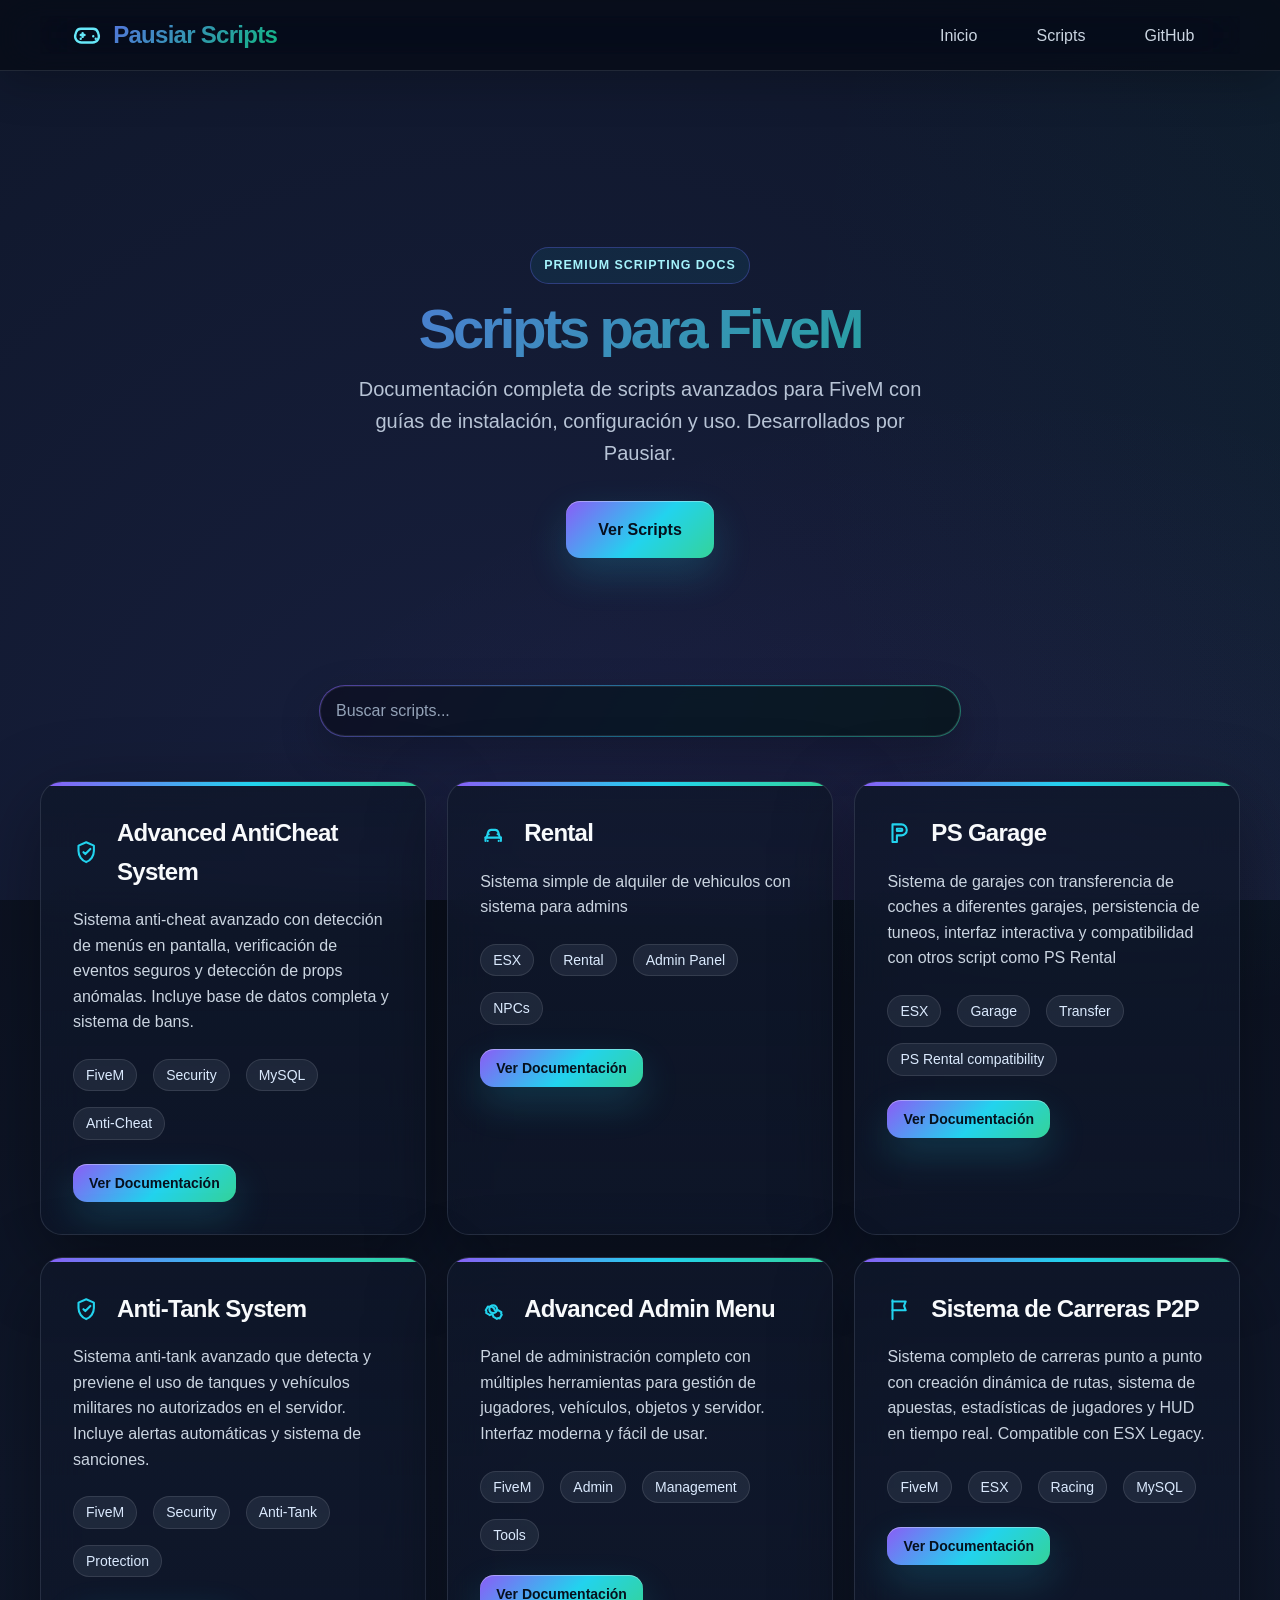
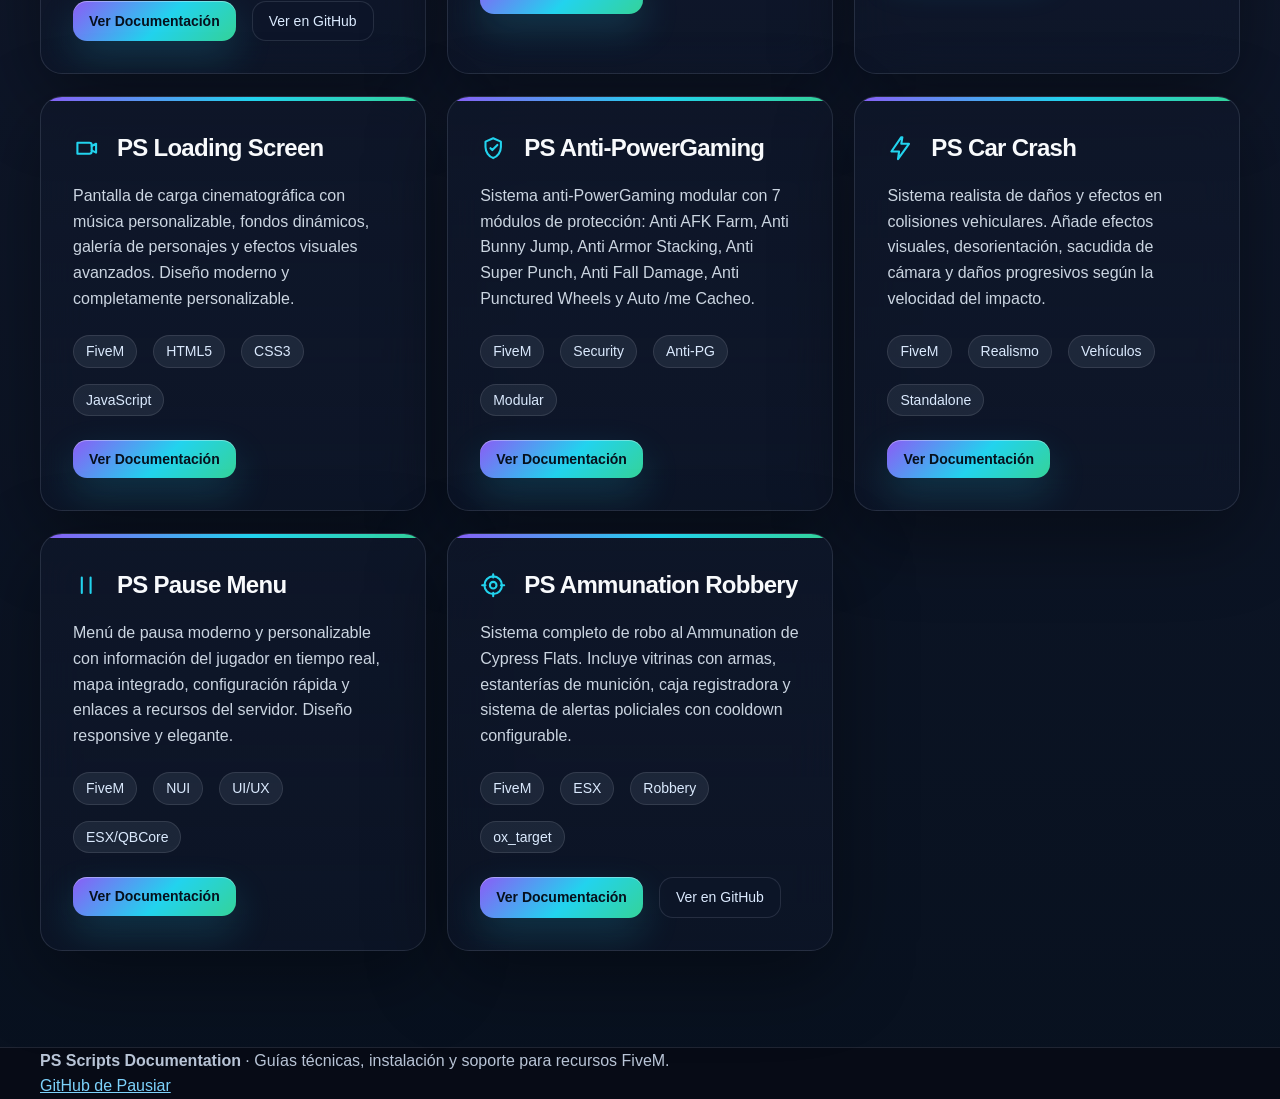
<file: index.html>
<!DOCTYPE html>
<html lang="es">
<head>
    <meta charset="UTF-8">
    <meta name="viewport" content="width=device-width, initial-scale=1.0">
    <title>Pausiar Scripts - Documentación</title>
    <style>
        * {
            margin: 0;
            padding: 0;
            box-sizing: border-box;
        }

        :root {
            --primary: #6366f1;
            --primary-dark: #4f46e5;
            --secondary: #10b981;
            --dark: #0f172a;
            --dark-secondary: #1e293b;
            --dark-tertiary: #334155;
            --text-primary: #f8fafc;
            --text-secondary: #cbd5e1;
            --text-muted: #94a3b8;
            --border: #475569;
            --glass-bg: rgba(15, 23, 42, 0.8);
            --gradient: linear-gradient(135deg, var(--primary), var(--secondary));
        }

        body {
            font-family: 'Inter', -apple-system, BlinkMacSystemFont, sans-serif;
            background: var(--dark);
            color: var(--text-primary);
            line-height: 1.6;
            overflow-x: hidden;
        }

        .bg-animation {
            position: fixed;
            top: 0;
            left: 0;
            width: 100%;
            height: 100%;
            z-index: -1;
            background: var(--dark);
            overflow: hidden;
        }

        .bg-animation::before {
            content: '';
            position: absolute;
            width: 200%;
            height: 200%;
            background: radial-gradient(circle at 20% 50%, rgba(99, 102, 241, 0.1) 0%, transparent 50%),
                        radial-gradient(circle at 80% 20%, rgba(16, 185, 129, 0.1) 0%, transparent 50%),
                        radial-gradient(circle at 40% 80%, rgba(168, 85, 247, 0.1) 0%, transparent 50%);
            animation: float 20s ease-in-out infinite;
        }

        @keyframes float {
            0%, 100% { transform: translateY(0px) rotate(0deg); }
            50% { transform: translateY(-20px) rotate(180deg); }
        }

        .header {
            position: fixed;
            top: 0;
            left: 0;
            right: 0;
            background: var(--glass-bg);
            backdrop-filter: blur(20px);
            border-bottom: 1px solid var(--border);
            z-index: 1000;
            padding: 1rem 0;
        }

        .nav {
            max-width: 1200px;
            margin: 0 auto;
            display: flex;
            justify-content: space-between;
            align-items: center;
            padding: 0 2rem;
        }

        .logo {
            font-size: 1.5rem;
            font-weight: 700;
            background: var(--gradient);
            -webkit-background-clip: text;
            -webkit-text-fill-color: transparent;
            background-clip: text;
        }

        .nav-links {
            display: flex;
            gap: 2rem;
            list-style: none;
        }

        .nav-links a {
            color: var(--text-secondary);
            text-decoration: none;
            transition: color 0.3s ease;
            position: relative;
        }

        .nav-links a:hover {
            color: var(--text-primary);
        }

        .nav-links a::after {
            content: '';
            position: absolute;
            bottom: -5px;
            left: 0;
            width: 0;
            height: 2px;
            background: var(--gradient);
            transition: width 0.3s ease;
        }

        .nav-links a:hover::after {
            width: 100%;
        }

        .main {
            margin-top: 80px;
            padding: 2rem;
        }

        .container {
            max-width: 1200px;
            margin: 0 auto;
        }

        .hero {
            text-align: center;
            padding: 4rem 0;
            margin-bottom: 4rem;
        }

        .hero h1 {
            font-size: 3.5rem;
            font-weight: 800;
            margin-bottom: 1rem;
            background: var(--gradient);
            -webkit-background-clip: text;
            -webkit-text-fill-color: transparent;
            background-clip: text;
            animation: fadeInUp 1s ease;
        }

        .hero p {
            font-size: 1.25rem;
            color: var(--text-secondary);
            max-width: 600px;
            margin: 0 auto 2rem;
            animation: fadeInUp 1s ease 0.2s both;
        }

        .cta-button {
            display: inline-block;
            padding: 1rem 2rem;
            background: var(--gradient);
            color: white;
            text-decoration: none;
            border-radius: 10px;
            font-weight: 600;
            transition: transform 0.3s ease, box-shadow 0.3s ease;
            animation: fadeInUp 1s ease 0.4s both;
        }

        .cta-button:hover {
            transform: translateY(-2px);
            box-shadow: 0 20px 40px rgba(99, 102, 241, 0.3);
        }

        @keyframes fadeInUp {
            from {
                opacity: 0;
                transform: translateY(30px);
            }
            to {
                opacity: 1;
                transform: translateY(0);
            }
        }

        .search-container {
            margin: 2rem 0;
            display: flex;
            justify-content: center;
        }

        .search-box {
            width: 100%;
            max-width: 500px;
            padding: 1rem;
            background: var(--glass-bg);
            border: 1px solid var(--border);
            border-radius: 50px;
            color: var(--text-primary);
            font-size: 1rem;
            backdrop-filter: blur(20px);
        }

        .search-box::placeholder {
            color: var(--text-muted);
        }

        .search-box:focus {
            outline: none;
            border-color: var(--primary);
            box-shadow: 0 0 0 3px rgba(99, 102, 241, 0.1);
        }

        .scripts-grid {
            display: grid;
            grid-template-columns: repeat(auto-fit, minmax(350px, 1fr));
            gap: 2rem;
            margin-bottom: 4rem;
        }

        .script-card {
            background: var(--glass-bg);
            backdrop-filter: blur(20px);
            border: 1px solid var(--border);
            border-radius: 20px;
            padding: 2rem;
            transition: transform 0.3s ease, box-shadow 0.3s ease;
            position: relative;
            overflow: hidden;
        }

        .script-card::before {
            content: '';
            position: absolute;
            top: 0;
            left: 0;
            right: 0;
            height: 4px;
            background: var(--gradient);
        }

        .script-card:hover {
            transform: translateY(-10px);
            box-shadow: 0 25px 50px rgba(0, 0, 0, 0.3);
        }

        .script-card h3 {
            font-size: 1.5rem;
            margin-bottom: 1rem;
            color: var(--text-primary);
        }

        .script-card p {
            color: var(--text-secondary);
            margin-bottom: 1.5rem;
        }

        .script-meta {
            display: flex;
            gap: 1rem;
            margin-bottom: 1.5rem;
            flex-wrap: wrap;
        }

        .tag {
            padding: 0.25rem 0.75rem;
            background: var(--dark-tertiary);
            color: var(--text-secondary);
            border-radius: 20px;
            font-size: 0.875rem;
        }

        .script-actions {
            display: flex;
            gap: 1rem;
            flex-wrap: wrap;
        }

        .btn {
            padding: 0.5rem 1rem;
            border-radius: 8px;
            text-decoration: none;
            font-weight: 500;
            transition: all 0.3s ease;
            border: none;
            cursor: pointer;
            font-size: 0.875rem;
            text-align: center;
        }

        .btn-primary {
            background: var(--primary);
            color: white;
        }

        .btn-primary:hover {
            background: var(--primary-dark);
        }

        .btn-secondary {
            background: transparent;
            color: var(--text-secondary);
            border: 1px solid var(--border);
        }

        .btn-secondary:hover {
            background: var(--dark-tertiary);
            color: var(--text-primary);
        }

        @media (max-width: 768px) {
            .nav-links {
                display: none;
            }
            
            .hero h1 {
                font-size: 2.5rem;
            }
            
            .scripts-grid {
                grid-template-columns: 1fr;
            }
            
            .script-actions {
                flex-direction: column;
            }
        }
    </style>
    <link rel="stylesheet" href="assets/docs-premium.css">
</head>
<body>
    <div class="bg-animation"></div>
    
    <header class="header">
        <nav class="nav">
            <div class="logo"><svg class="icon icon-inline" aria-hidden="true"><use href="assets/icons.svg#gamepad"></use></svg> Pausiar Scripts</div>
            <ul class="nav-links">
                <li><a href="#inicio">Inicio</a></li>
                <li><a href="#scripts">Scripts</a></li>
                <li><a href="https://github.com/Pausiar">GitHub</a></li>
            </ul>
        </nav>
    </header>

    <main class="main">
        <div class="container">
            <section class="hero" id="inicio">
                <h1>Scripts para FiveM</h1>
                <p>Documentación completa de scripts avanzados para FiveM con guías de instalación, configuración y uso. Desarrollados por Pausiar.</p>
                <a href="#scripts" class="cta-button">Ver Scripts</a>
            </section>

            <div class="search-container">
                <input type="text" class="search-box" placeholder="Buscar scripts..." id="searchBox">
            </div>

            <section class="scripts-grid" id="scripts">
                <!-- Advanced AntiCheat -->
                <div class="script-card" data-tags="fivem anticheat security lua">
                    <h3><svg class="icon icon-inline" aria-hidden="true"><use href="assets/icons.svg#shield"></use></svg> Advanced AntiCheat System</h3>
                    <p>Sistema anti-cheat avanzado con detección de menús en pantalla, verificación de eventos seguros y detección de props anómalas. Incluye base de datos completa y sistema de bans.</p>
                    <div class="script-meta">
                        <span class="tag">FiveM</span>
                        <span class="tag">Security</span>
                        <span class="tag">MySQL</span>
                        <span class="tag">Anti-Cheat</span>
                    </div>
                    <div class="script-actions">
                        <a href="anticheat.html" class="btn btn-primary">Ver Documentación</a>
                    </div>
                </div>

                 <!-- Vehicle Rental -->
                <div class="script-card" data-tags="fivem esx heist robbery police">
                    <h3><svg class="icon icon-inline" aria-hidden="true"><use href="assets/icons.svg#car"></use></svg> Rental </h3>
                    <p>Sistema simple de alquiler de vehiculos con sistema para admins</p>
                    <div class="script-meta">
                        <span class="tag">ESX</span>
                        <span class="tag">Rental</span>
                        <span class="tag">Admin Panel</span>
                        <span class="tag">NPCs</span>
                    </div>
                    <div class="script-actions">
                        <a href="rental.html" class="btn btn-primary">Ver Documentación</a>
                    </div>
                </div>

                <!-- Garage -->
                <div class="script-card" data-tags="fivem esx heist robbery police">
                    <h3><svg class="icon icon-inline" aria-hidden="true"><use href="assets/icons.svg#parking"></use></svg> PS Garage </h3>
                    <p>Sistema de garajes con transferencia de coches a diferentes garajes, persistencia de tuneos, interfaz interactiva y compatibilidad con otros script como PS Rental</p>
                    <div class="script-meta">
                        <span class="tag">ESX</span>
                        <span class="tag">Garage</span>
                        <span class="tag">Transfer</span>
                        <span class="tag">PS Rental compatibility</span>
                    </div>
                    <div class="script-actions">
                        <a href="garage.html" class="btn btn-primary">Ver Documentación</a>
                    </div>
                </div>

                <!-- Anti-Tank System -->
                <div class="script-card" data-tags="fivem anticheat tank security">
                    <h3><svg class="icon icon-inline" aria-hidden="true"><use href="assets/icons.svg#shield"></use></svg> Anti-Tank System</h3>
                    <p>Sistema anti-tank avanzado que detecta y previene el uso de tanques y vehículos militares no autorizados en el servidor. Incluye alertas automáticas y sistema de sanciones.</p>
                    <div class="script-meta">
                        <span class="tag">FiveM</span>
                        <span class="tag">Security</span>
                        <span class="tag">Anti-Tank</span>
                        <span class="tag">Protection</span>
                    </div>
                    <div class="script-actions">
                        <a href="antitank.html" class="btn btn-primary">Ver Documentación</a>
                        <a href="https://github.com/Pausiar/ps_antitank" class="btn btn-secondary">Ver en GitHub</a>
                    </div>
                </div>

                <!-- Admin Menu -->
                <div class="script-card" data-tags="fivem admin menu management">
                    <h3><svg class="icon icon-inline" aria-hidden="true"><use href="assets/icons.svg#settings"></use></svg> Advanced Admin Menu</h3>
                    <p>Panel de administración completo con múltiples herramientas para gestión de jugadores, vehículos, objetos y servidor. Interfaz moderna y fácil de usar.</p>
                    <div class="script-meta">
                        <span class="tag">FiveM</span>
                        <span class="tag">Admin</span>
                        <span class="tag">Management</span>
                        <span class="tag">Tools</span>
                    </div>
                    <div class="script-actions">
                        <a href="adminmenu.html" class="btn btn-primary">Ver Documentación</a>
                    </div>
                </div>

                <!-- Sistema de Carreras P2P -->
                <div class="script-card" data-tags="fivem carreras racing esx lua mysql">
                    <h3><svg class="icon icon-inline" aria-hidden="true"><use href="assets/icons.svg#flag"></use></svg> Sistema de Carreras P2P</h3>
                    <p>Sistema completo de carreras punto a punto con creación dinámica de rutas, sistema de apuestas, estadísticas de jugadores y HUD en tiempo real. Compatible con ESX Legacy.</p>
                    <div class="script-meta">
                        <span class="tag">FiveM</span>
                        <span class="tag">ESX</span>
                        <span class="tag">Racing</span>
                        <span class="tag">MySQL</span>
                    </div>
                    <div class="script-actions">
                        <a href="race.html" class="btn btn-primary">Ver Documentación</a>
                    </div>
                </div>

                <!-- Loading Screen -->
                <div class="script-card" data-tags="fivem loading screen ui html css javascript">
                    <h3><svg class="icon icon-inline" aria-hidden="true"><use href="assets/icons.svg#video"></use></svg> PS Loading Screen</h3>
                    <p>Pantalla de carga cinematográfica con música personalizable, fondos dinámicos, galería de personajes y efectos visuales avanzados. Diseño moderno y completamente personalizable.</p>
                    <div class="script-meta">
                        <span class="tag">FiveM</span>
                        <span class="tag">HTML5</span>
                        <span class="tag">CSS3</span>
                        <span class="tag">JavaScript</span>
                    </div>
                    <div class="script-actions">
                        <a href="loadingscreen.html" class="btn btn-primary">Ver Documentación</a>
                    </div>
                </div>

                <!-- Anti-PG System -->
                <div class="script-card" data-tags="fivem antipg powergaming security anticheat protection">
                    <h3><svg class="icon icon-inline" aria-hidden="true"><use href="assets/icons.svg#shield"></use></svg> PS Anti-PowerGaming</h3>
                    <p>Sistema anti-PowerGaming modular con 7 módulos de protección: Anti AFK Farm, Anti Bunny Jump, Anti Armor Stacking, Anti Super Punch, Anti Fall Damage, Anti Punctured Wheels y Auto /me Cacheo.</p>
                    <div class="script-meta">
                        <span class="tag">FiveM</span>
                        <span class="tag">Security</span>
                        <span class="tag">Anti-PG</span>
                        <span class="tag">Modular</span>
                    </div>
                    <div class="script-actions">
                        <a href="antipg.html" class="btn btn-primary">Ver Documentación</a>
                    </div>
                </div>

                <!-- Car Crash System -->
                <div class="script-card" data-tags="fivem carcrash collision damage realistic vehicle">
                    <h3><svg class="icon icon-inline" aria-hidden="true"><use href="assets/icons.svg#bolt"></use></svg> PS Car Crash</h3>
                    <p>Sistema realista de daños y efectos en colisiones vehiculares. Añade efectos visuales, desorientación, sacudida de cámara y daños progresivos según la velocidad del impacto.</p>
                    <div class="script-meta">
                        <span class="tag">FiveM</span>
                        <span class="tag">Realismo</span>
                        <span class="tag">Vehículos</span>
                        <span class="tag">Standalone</span>
                    </div>
                    <div class="script-actions">
                        <a href="carcrash.html" class="btn btn-primary">Ver Documentación</a>
                    </div>
                </div>

                <!-- Pause Menu -->
                <div class="script-card" data-tags="fivem pausemenu menu ui nui interface hud">
                    <h3><svg class="icon icon-inline" aria-hidden="true"><use href="assets/icons.svg#pause"></use></svg> PS Pause Menu</h3>
                    <p>Menú de pausa moderno y personalizable con información del jugador en tiempo real, mapa integrado, configuración rápida y enlaces a recursos del servidor. Diseño responsive y elegante.</p>
                    <div class="script-meta">
                        <span class="tag">FiveM</span>
                        <span class="tag">NUI</span>
                        <span class="tag">UI/UX</span>
                        <span class="tag">ESX/QBCore</span>
                    </div>
                    <div class="script-actions">
                        <a href="pausemenu.html" class="btn btn-primary">Ver Documentación</a>
                    </div>
                </div>

                <!-- Ammunation Robbery -->
                <div class="script-card" data-tags="fivem esx heist robbery ammunation police lua">
                    <h3><svg class="icon icon-inline" aria-hidden="true"><use href="assets/icons.svg#target"></use></svg> PS Ammunation Robbery</h3>
                    <p>Sistema completo de robo al Ammunation de Cypress Flats. Incluye vitrinas con armas, estanterías de munición, caja registradora y sistema de alertas policiales con cooldown configurable.</p>
                    <div class="script-meta">
                        <span class="tag">FiveM</span>
                        <span class="tag">ESX</span>
                        <span class="tag">Robbery</span>
                        <span class="tag">ox_target</span>
                    </div>
                    <div class="script-actions">
                        <a href="ammurobery.html" class="btn btn-primary">Ver Documentación</a>
                        <a href="https://github.com/Pausiar/ps_ammurobery" class="btn btn-secondary">Ver en GitHub</a>
                    </div>
                </div>
            </section>
        </div>
    </main>

    <footer class="footer index-footer">
        <div class="container">
            <p><strong>PS Scripts Documentation</strong> · Guías técnicas, instalación y soporte para recursos FiveM.</p>
            <p><a href="https://github.com/Pausiar">GitHub de Pausiar</a></p>
        </div>
    </footer>

    <script>
        // Función de búsqueda
        document.getElementById('searchBox').addEventListener('input', function(e) {
            const searchTerm = e.target.value.toLowerCase();
            const cards = document.querySelectorAll('.script-card');
            
            cards.forEach(card => {
                const title = card.querySelector('h3').textContent.toLowerCase();
                const description = card.querySelector('p').textContent.toLowerCase();
                const tags = card.dataset.tags.toLowerCase();
                
                if (title.includes(searchTerm) || description.includes(searchTerm) || tags.includes(searchTerm)) {
                    card.style.display = 'block';
                } else {
                    card.style.display = 'none';
                }
            });
        });

        // Smooth scrolling para enlaces internos
        document.querySelectorAll('a[href^="#"]').forEach(anchor => {
            anchor.addEventListener('click', function (e) {
                e.preventDefault();
                const target = document.querySelector(this.getAttribute('href'));
                if (target) {
                    target.scrollIntoView({
                        behavior: 'smooth'
                    });
                }
            });
        });
    </script>
</body>
</html>
</file>
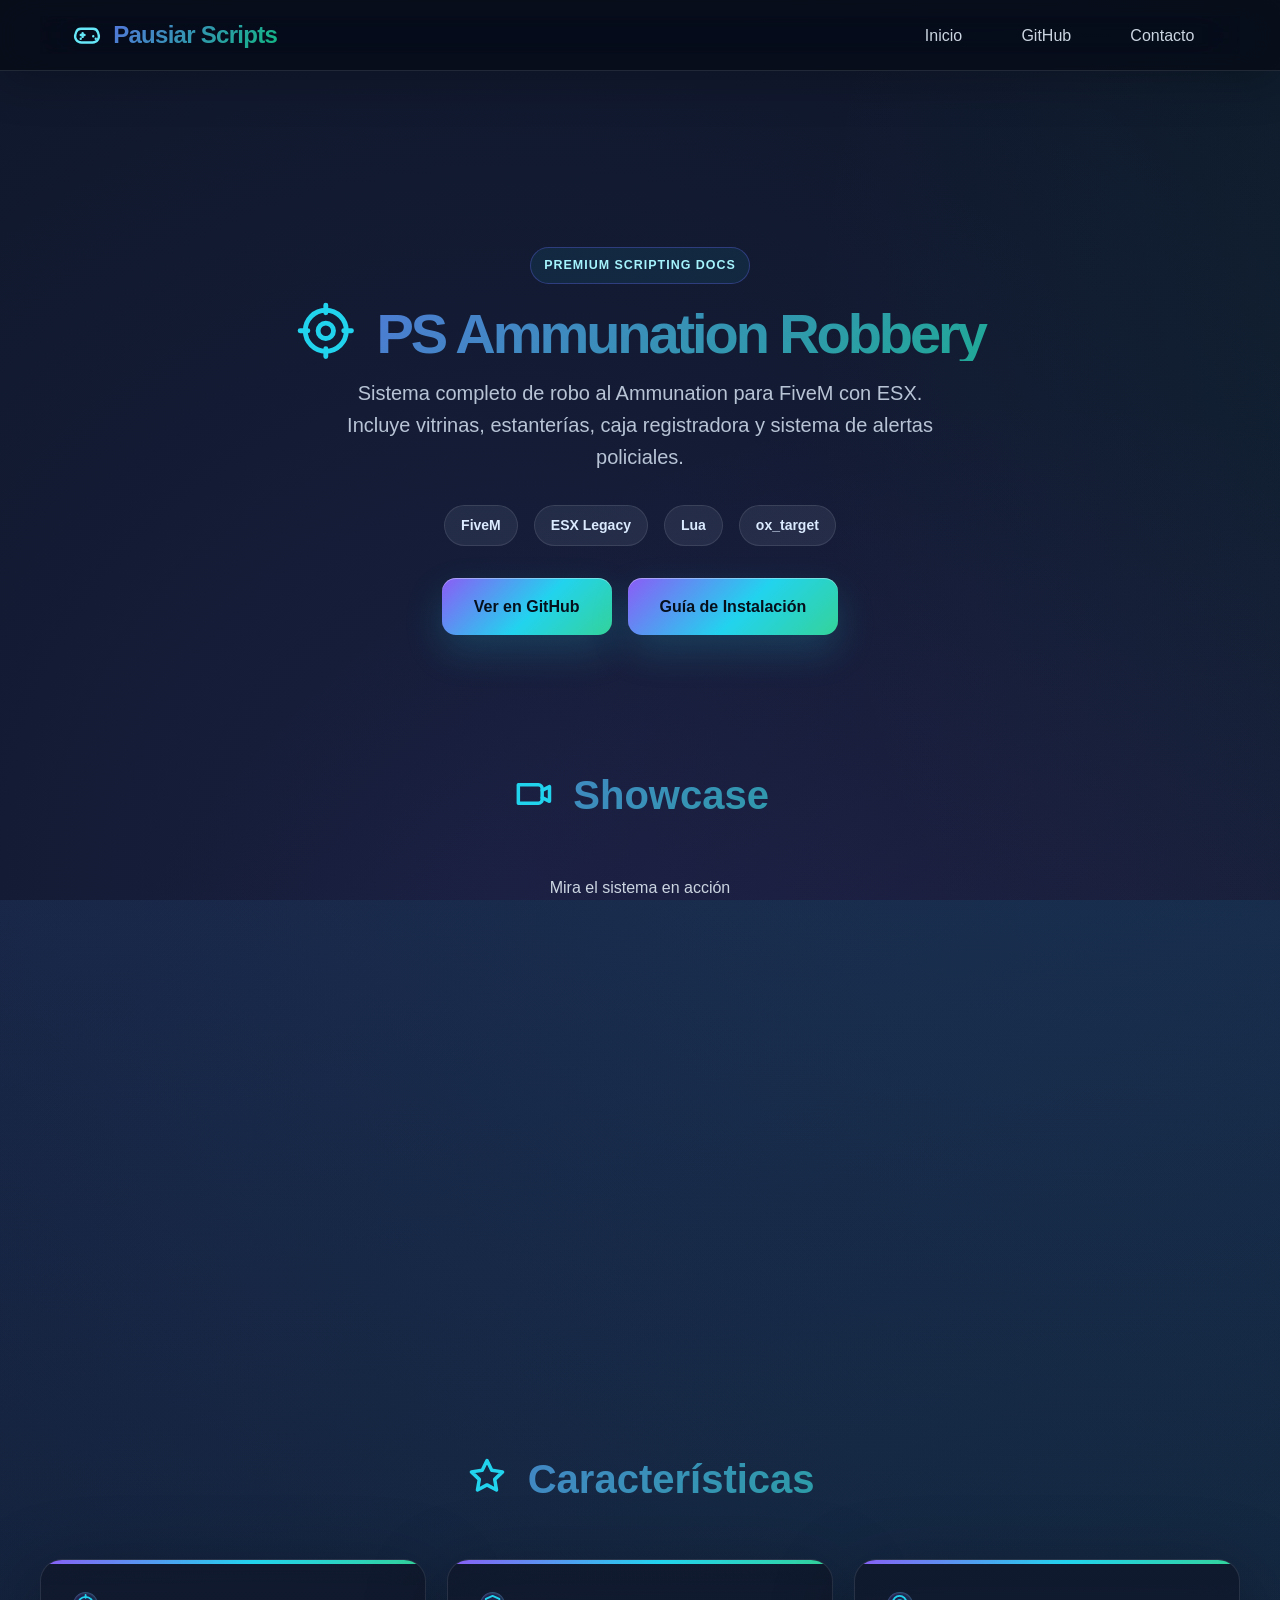
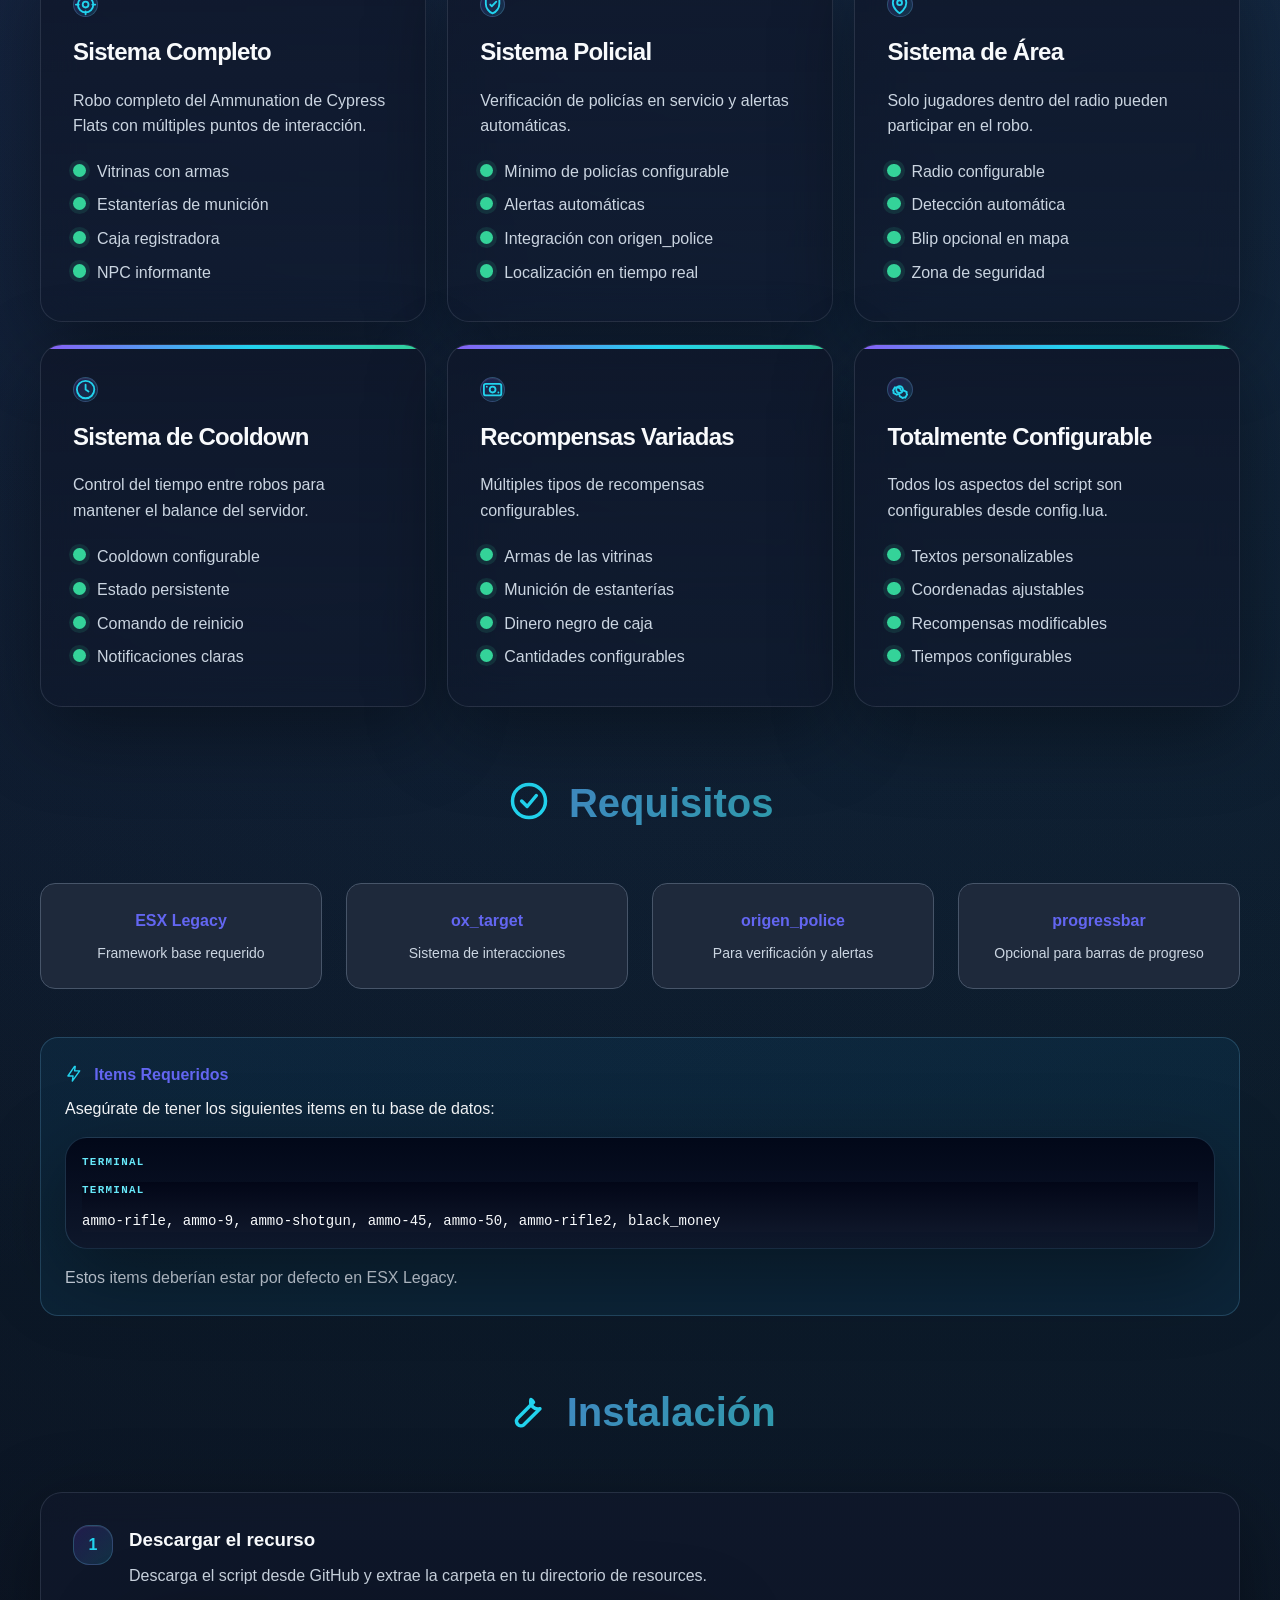
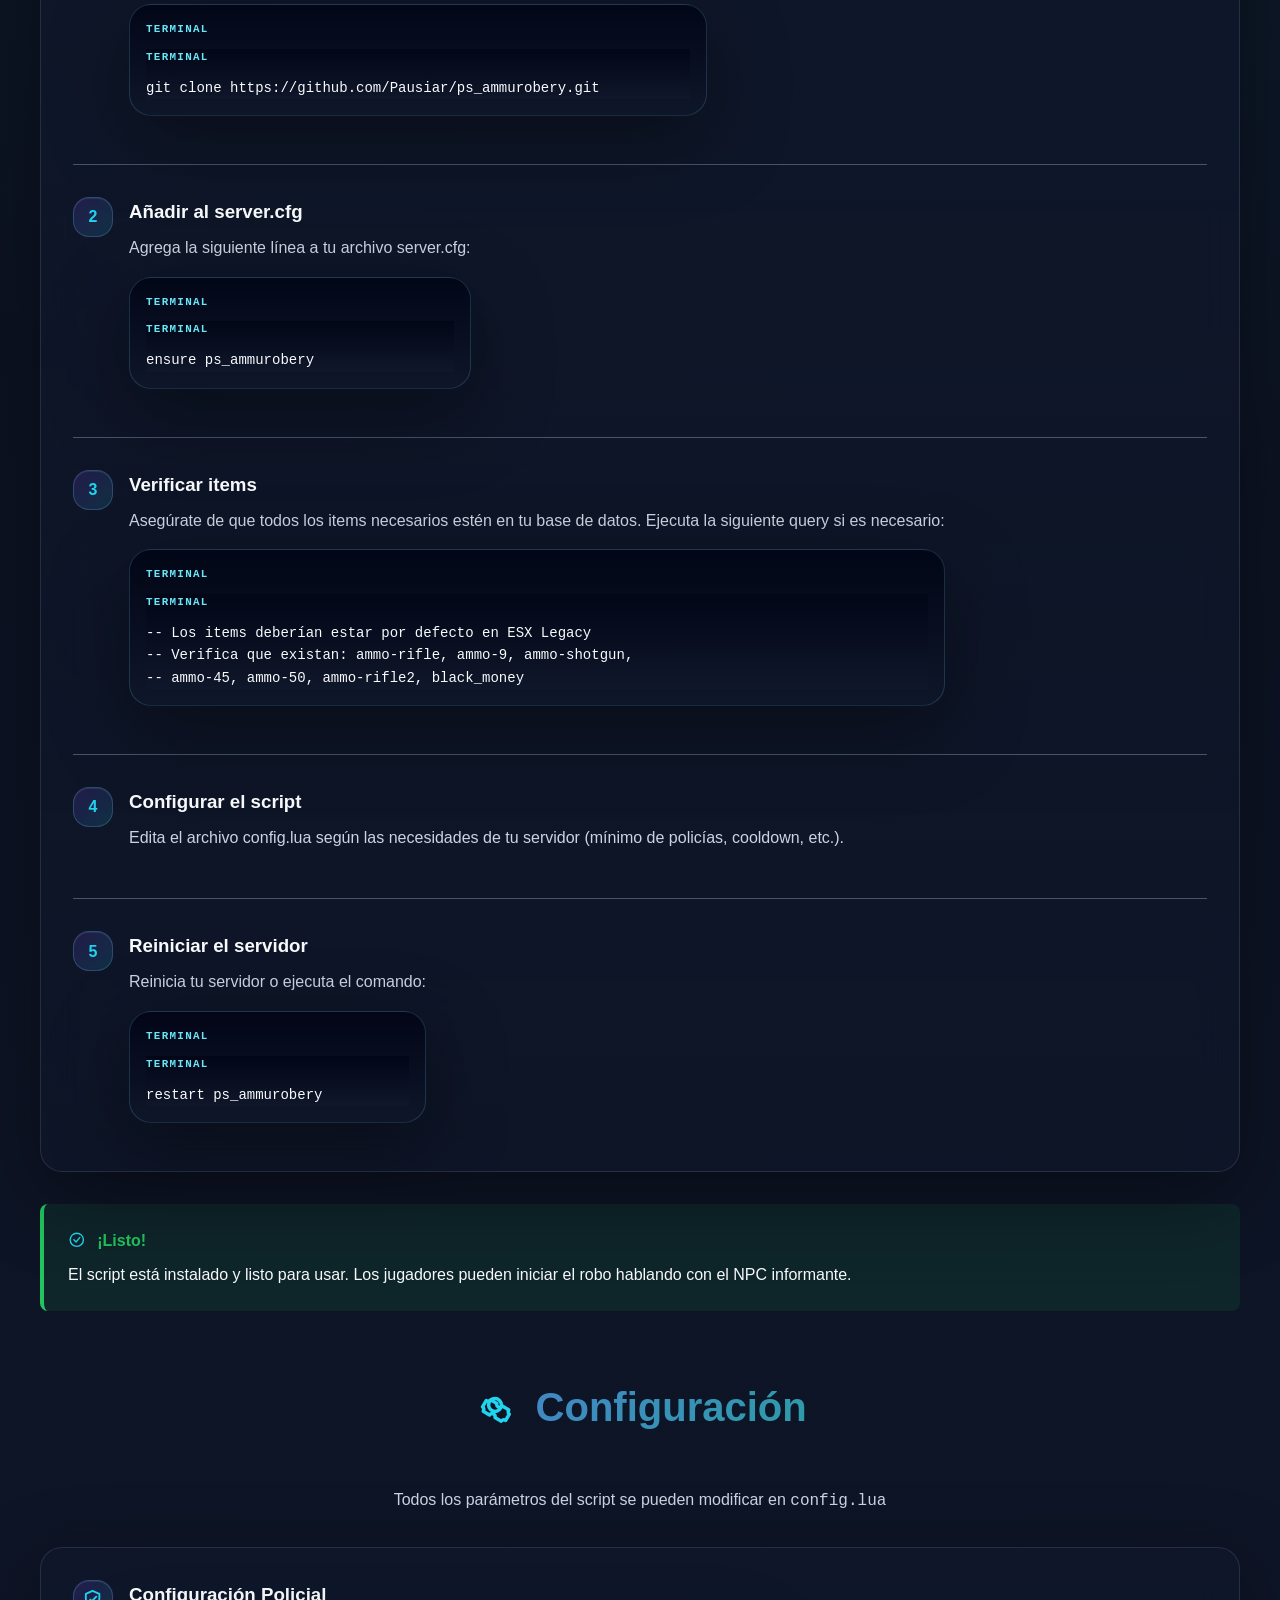
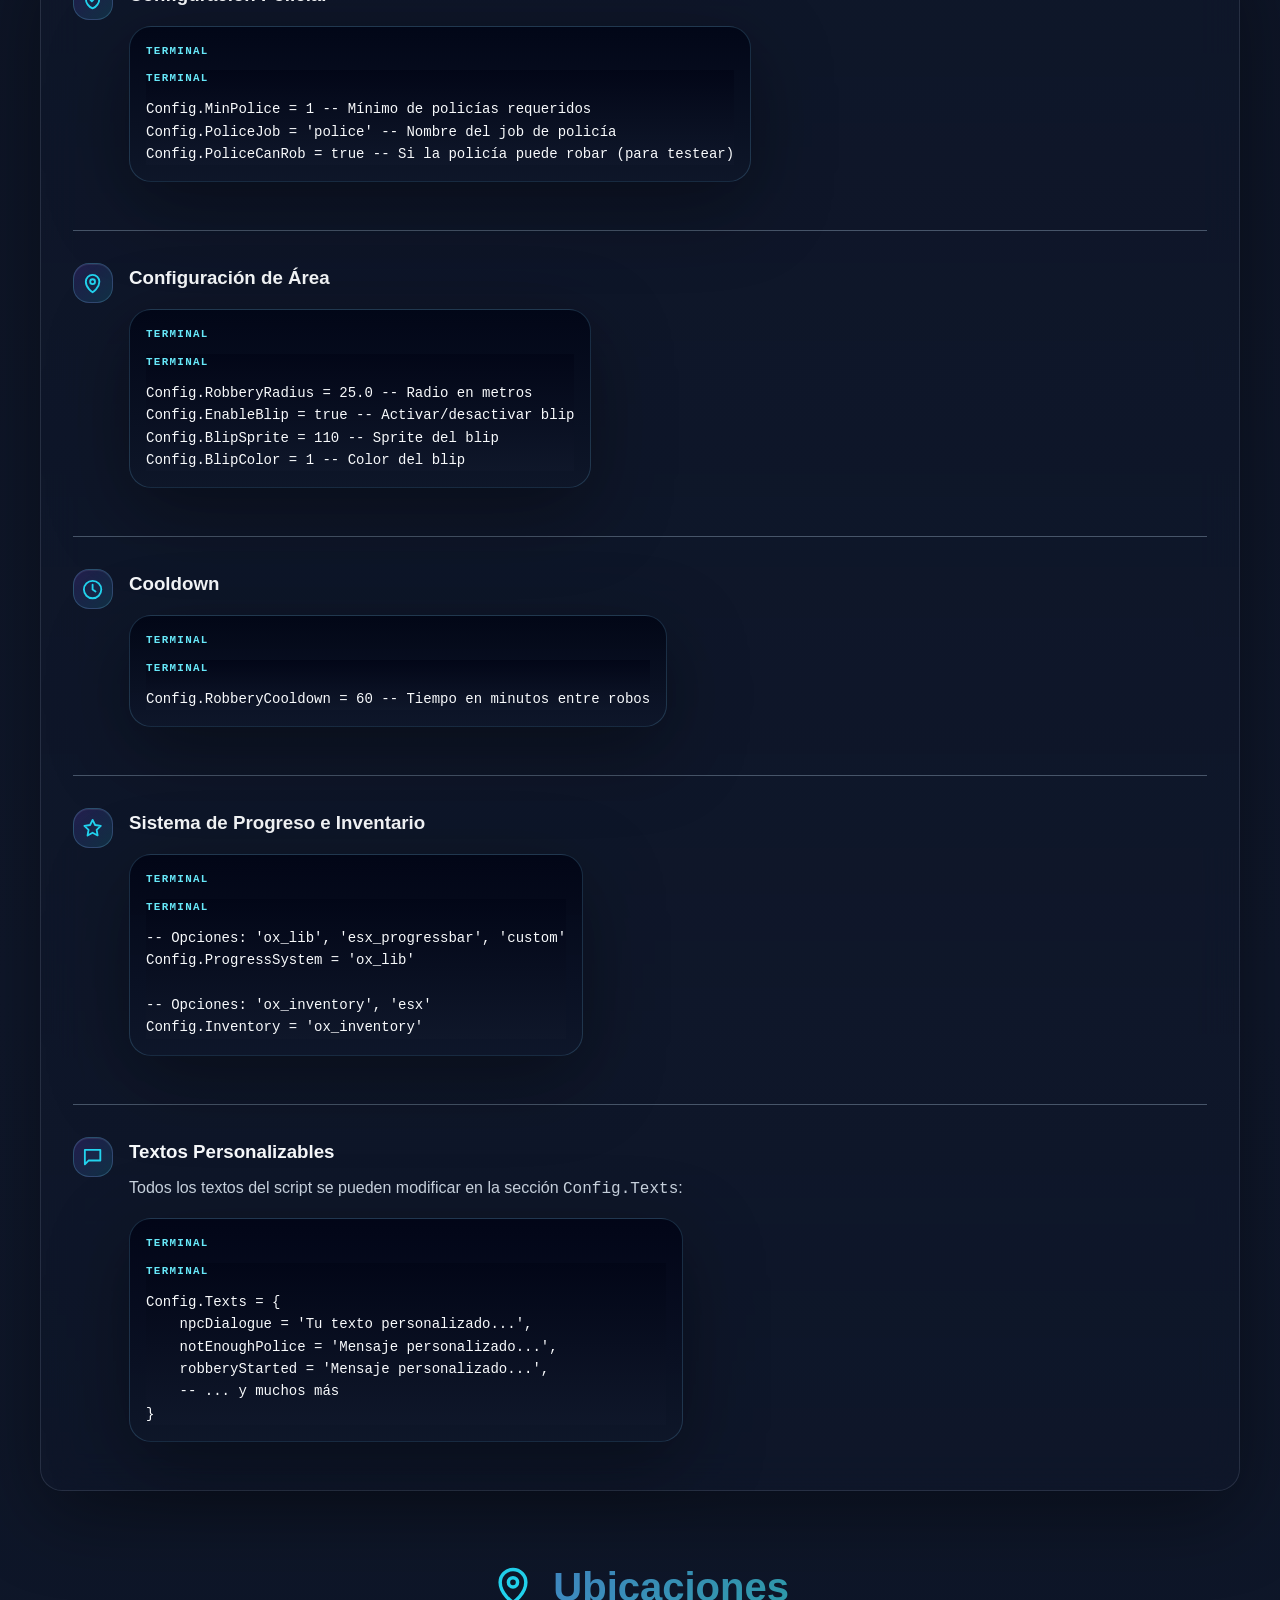
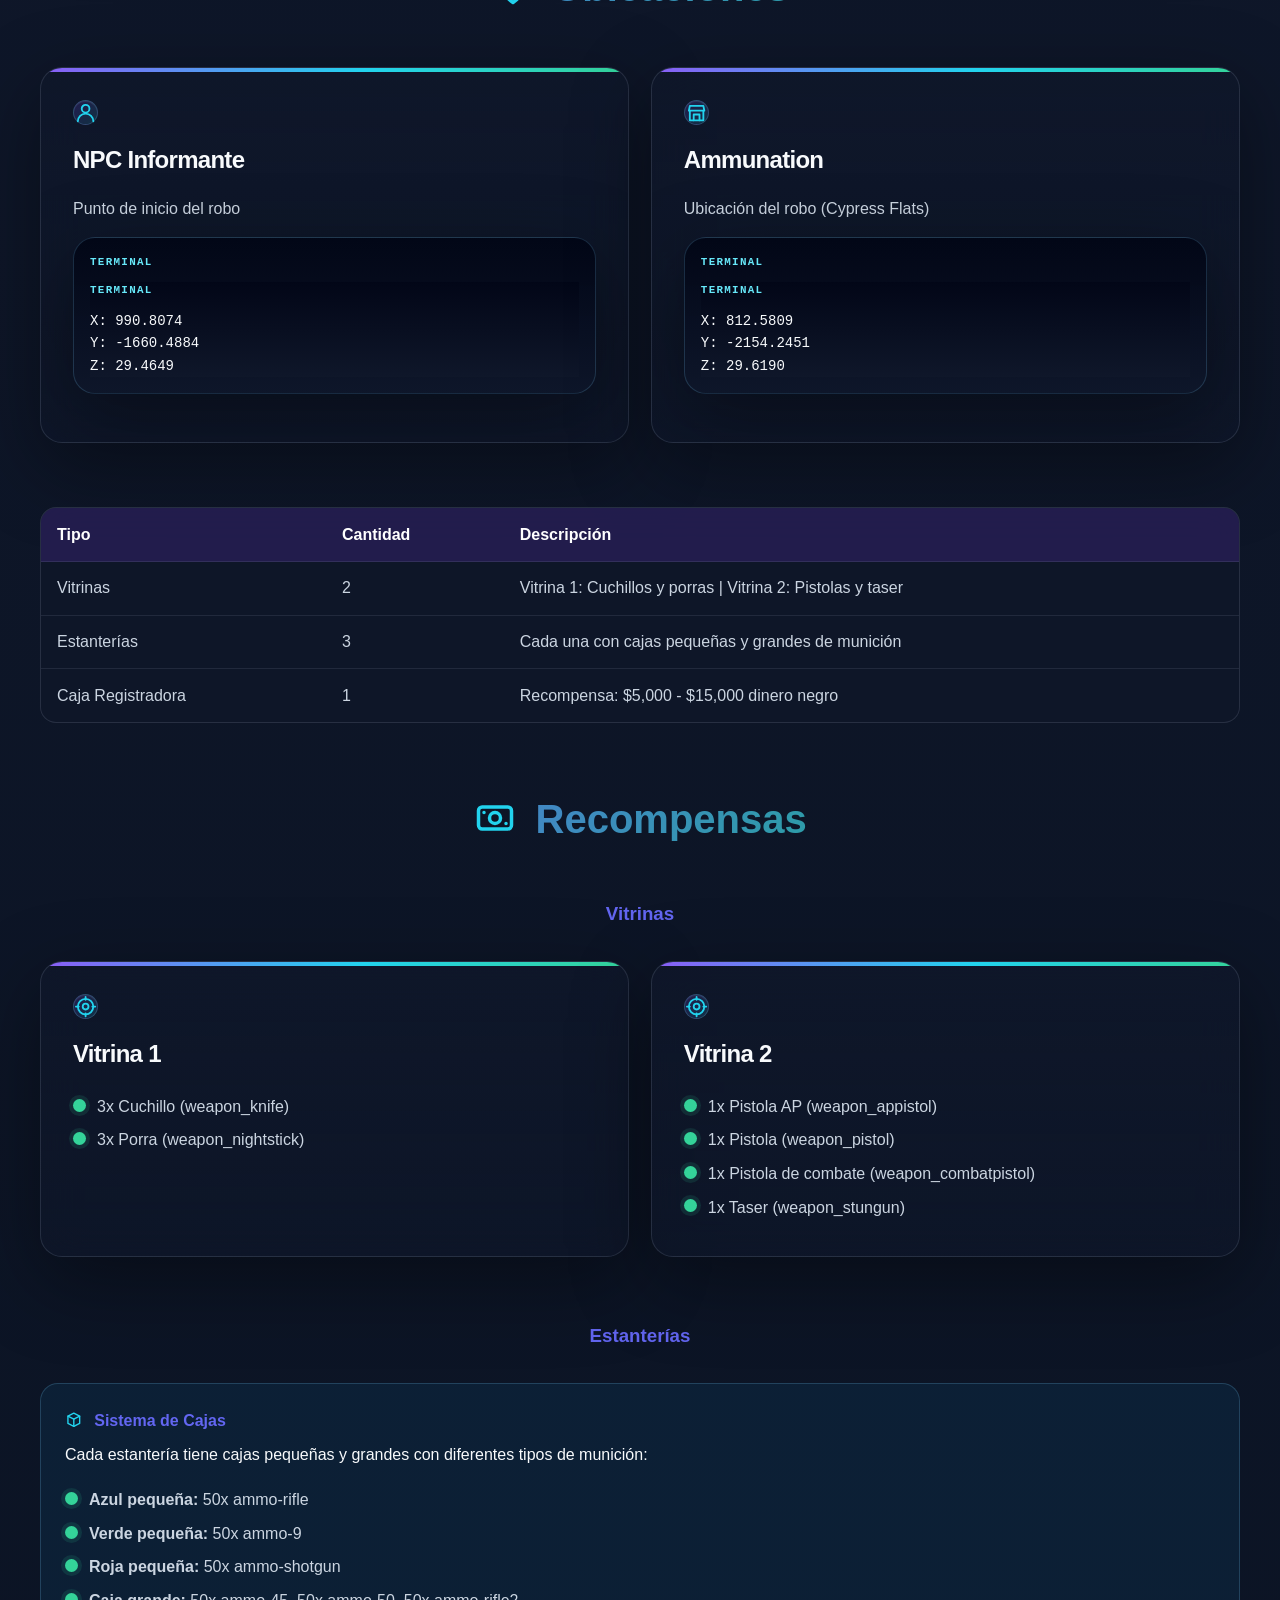
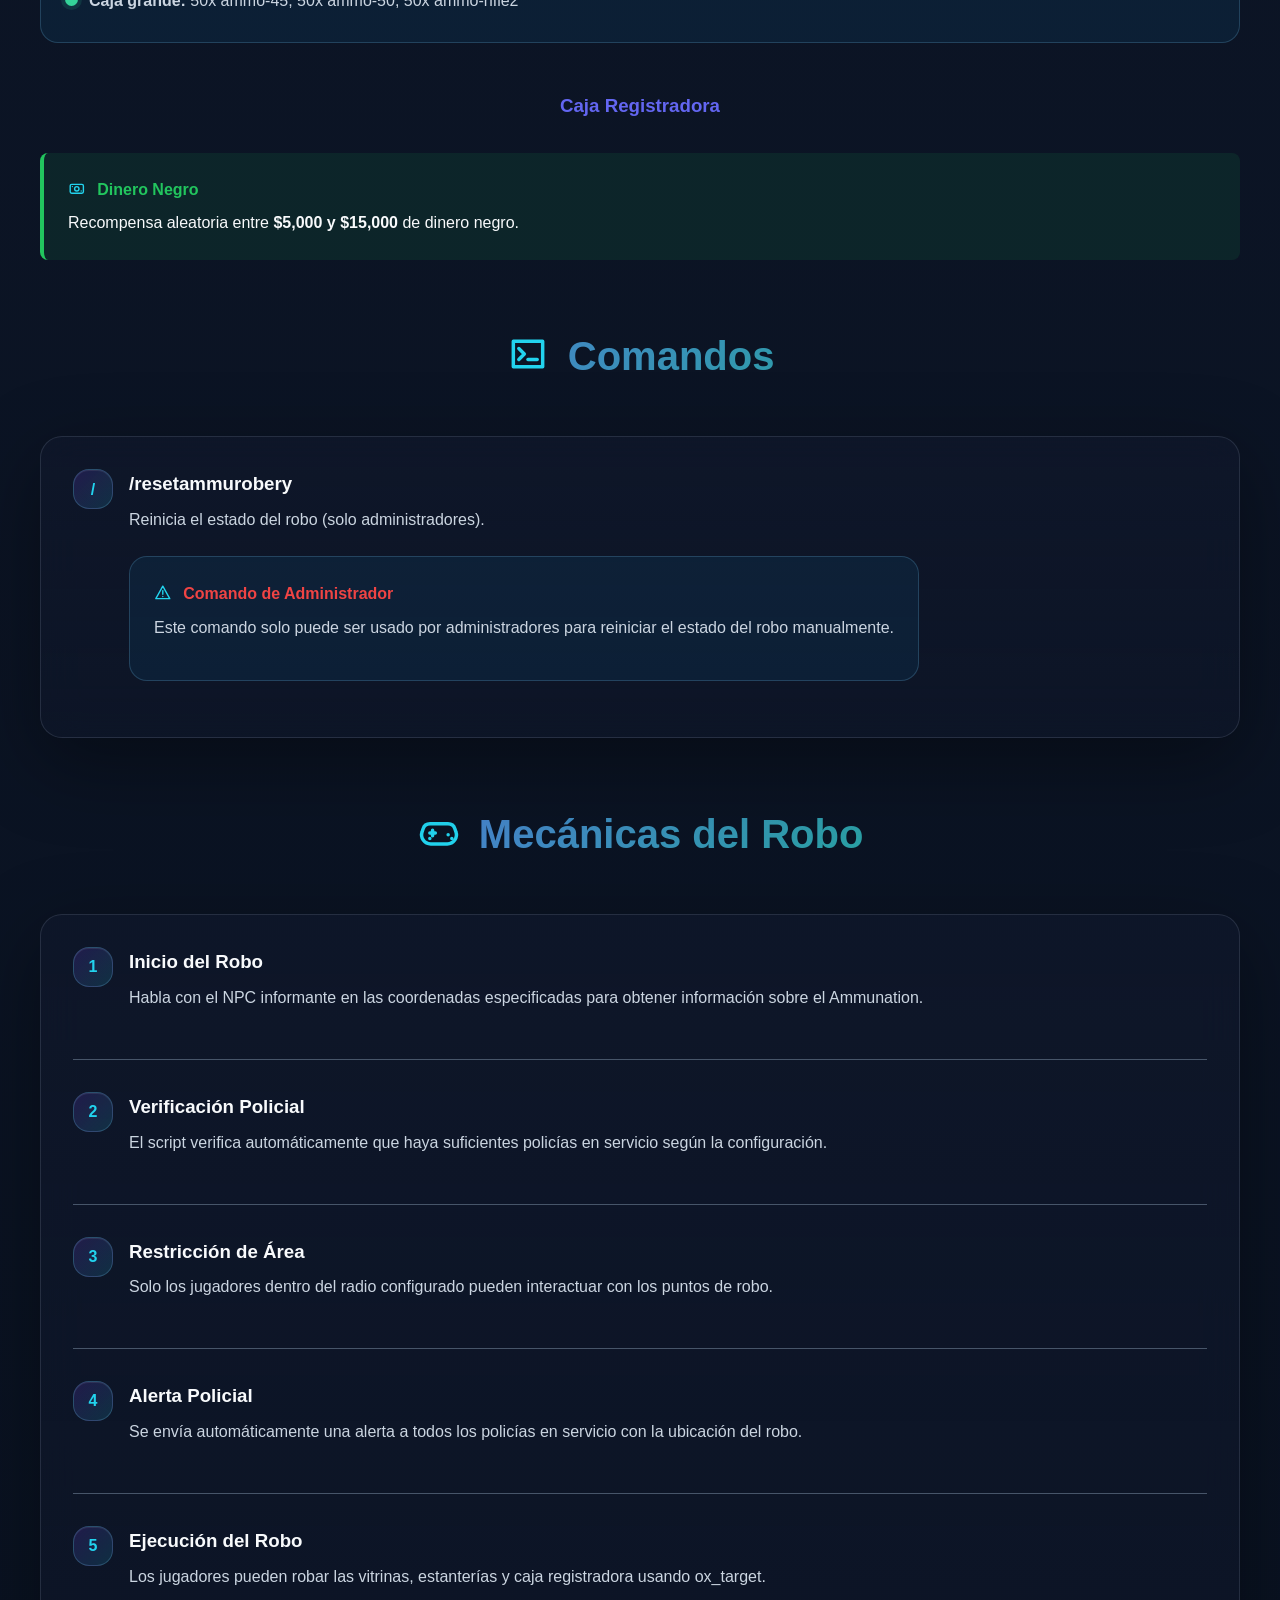
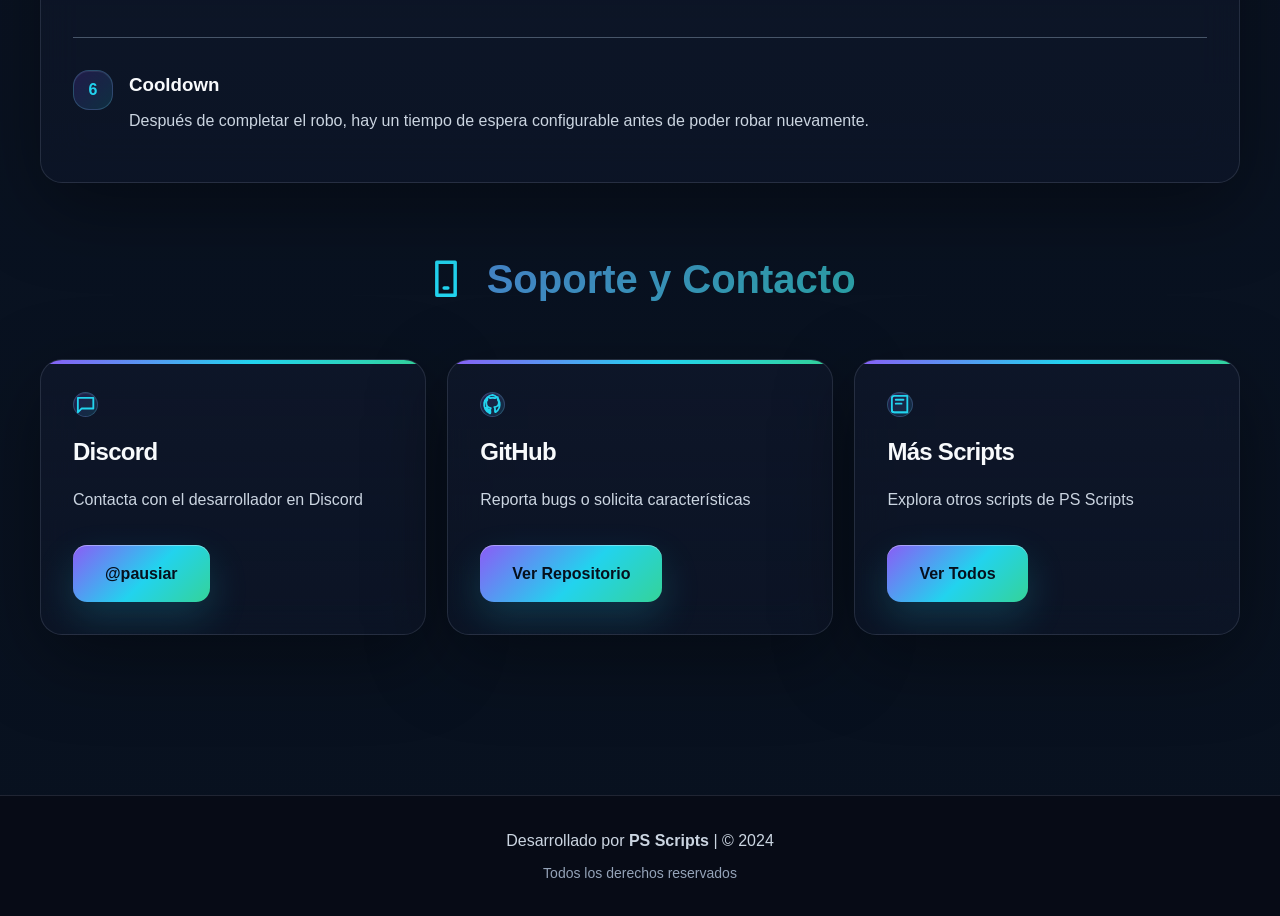
<file: ammurobery.html>
<!DOCTYPE html>
<html lang="es">
<head>
    <meta charset="UTF-8">
    <meta name="viewport" content="width=device-width, initial-scale=1.0">
    <title>PS Ammunation Robbery - Documentación</title>
    <style>
        * {
            margin: 0;
            padding: 0;
            box-sizing: border-box;
        }

        :root {
            --primary: #6366f1;
            --primary-dark: #4f46e5;
            --secondary: #10b981;
            --dark: #0f172a;
            --dark-secondary: #1e293b;
            --dark-tertiary: #334155;
            --text-primary: #f8fafc;
            --text-secondary: #cbd5e1;
            --text-muted: #94a3b8;
            --border: #475569;
            --glass-bg: rgba(15, 23, 42, 0.8);
            --gradient: linear-gradient(135deg, var(--primary), var(--secondary));
            --accent: #f59e0b;
            --success: #22c55e;
            --danger: #ef4444;
        }

        body {
            font-family: 'Inter', -apple-system, BlinkMacSystemFont, sans-serif;
            background: var(--dark);
            color: var(--text-primary);
            line-height: 1.6;
            overflow-x: hidden;
        }

        .bg-animation {
            position: fixed;
            top: 0;
            left: 0;
            width: 100%;
            height: 100%;
            z-index: -1;
            background: var(--dark);
            overflow: hidden;
        }

        .bg-animation::before {
            content: '';
            position: absolute;
            width: 200%;
            height: 200%;
            background: radial-gradient(circle at 20% 50%, rgba(99, 102, 241, 0.1) 0%, transparent 50%),
                        radial-gradient(circle at 80% 20%, rgba(16, 185, 129, 0.1) 0%, transparent 50%),
                        radial-gradient(circle at 40% 80%, rgba(168, 85, 247, 0.1) 0%, transparent 50%);
            animation: float 20s ease-in-out infinite;
        }

        @keyframes float {
            0%, 100% { transform: translateY(0px) rotate(0deg); }
            50% { transform: translateY(-20px) rotate(180deg); }
        }

        .header {
            position: fixed;
            top: 0;
            left: 0;
            right: 0;
            background: var(--glass-bg);
            backdrop-filter: blur(20px);
            border-bottom: 1px solid var(--border);
            z-index: 1000;
            padding: 1rem 0;
        }

        .nav {
            max-width: 1200px;
            margin: 0 auto;
            display: flex;
            justify-content: space-between;
            align-items: center;
            padding: 0 2rem;
        }

        .logo {
            font-size: 1.5rem;
            font-weight: 700;
            background: var(--gradient);
            -webkit-background-clip: text;
            -webkit-text-fill-color: transparent;
            background-clip: text;
        }

        .nav-links {
            display: flex;
            gap: 2rem;
            list-style: none;
        }

        .nav-links a {
            color: var(--text-secondary);
            text-decoration: none;
            transition: color 0.3s ease;
            position: relative;
        }

        .nav-links a:hover {
            color: var(--text-primary);
        }

        .nav-links a::after {
            content: '';
            position: absolute;
            bottom: -5px;
            left: 0;
            width: 0;
            height: 2px;
            background: var(--gradient);
            transition: width 0.3s ease;
        }

        .nav-links a:hover::after {
            width: 100%;
        }

        .main {
            margin-top: 80px;
            padding: 2rem;
        }

        .container {
            max-width: 1200px;
            margin: 0 auto;
        }

        .hero {
            text-align: center;
            padding: 4rem 0;
            margin-bottom: 4rem;
        }

        .hero h1 {
            font-size: 3.5rem;
            font-weight: 800;
            margin-bottom: 1rem;
            background: var(--gradient);
            -webkit-background-clip: text;
            -webkit-text-fill-color: transparent;
            background-clip: text;
            animation: fadeInUp 1s ease;
        }

        .hero p {
            font-size: 1.25rem;
            color: var(--text-secondary);
            max-width: 600px;
            margin: 0 auto 2rem;
            animation: fadeInUp 1s ease 0.2s both;
        }

        .badges {
            display: flex;
            gap: 1rem;
            justify-content: center;
            margin-top: 1.5rem;
            flex-wrap: wrap;
        }

        .badge {
            padding: 0.5rem 1rem;
            background: var(--dark-tertiary);
            border: 1px solid var(--border);
            border-radius: 20px;
            font-size: 0.875rem;
            font-weight: 600;
            color: var(--text-secondary);
        }

        .cta-buttons {
            display: flex;
            gap: 1rem;
            justify-content: center;
            margin-top: 2rem;
            flex-wrap: wrap;
        }

        .cta-button {
            display: inline-block;
            padding: 1rem 2rem;
            border-radius: 10px;
            font-weight: 600;
            text-decoration: none;
            transition: transform 0.3s ease, box-shadow 0.3s ease;
        }

        .cta-button.primary {
            background: var(--gradient);
            color: white;
        }

        .cta-button.secondary {
            background: transparent;
            color: var(--text-primary);
            border: 2px solid var(--border);
        }

        .cta-button:hover {
            transform: translateY(-2px);
        }

        .cta-button.primary:hover {
            box-shadow: 0 20px 40px rgba(99, 102, 241, 0.3);
        }

        .cta-button.secondary:hover {
            border-color: var(--primary);
            color: var(--primary);
        }

        @keyframes fadeInUp {
            from {
                opacity: 0;
                transform: translateY(30px);
            }
            to {
                opacity: 1;
                transform: translateY(0);
            }
        }

        .section {
            margin-bottom: 4rem;
        }

        .section h2 {
            font-size: 2.5rem;
            text-align: center;
            margin-bottom: 3rem;
            background: var(--gradient);
            -webkit-background-clip: text;
            -webkit-text-fill-color: transparent;
            background-clip: text;
        }

        .features-grid {
            display: grid;
            grid-template-columns: repeat(auto-fit, minmax(300px, 1fr));
            gap: 2rem;
            margin-bottom: 4rem;
        }

        .feature-card {
            background: var(--glass-bg);
            backdrop-filter: blur(20px);
            border: 1px solid var(--border);
            border-radius: 20px;
            padding: 2rem;
            transition: transform 0.3s ease, box-shadow 0.3s ease;
            position: relative;
            overflow: hidden;
        }

        .feature-card::before {
            content: '';
            position: absolute;
            top: 0;
            left: 0;
            right: 0;
            height: 4px;
            background: var(--gradient);
        }

        .feature-card:hover {
            transform: translateY(-5px);
            box-shadow: 0 25px 50px rgba(0, 0, 0, 0.3);
        }

        .feature-icon {
            font-size: 3rem;
            margin-bottom: 1rem;
            background: var(--gradient);
            -webkit-background-clip: text;
            -webkit-text-fill-color: transparent;
            background-clip: text;
        }

        .feature-card h3 {
            font-size: 1.5rem;
            margin-bottom: 1rem;
            color: var(--text-primary);
        }

        .feature-card p {
            color: var(--text-secondary);
            margin-bottom: 1rem;
        }

        .feature-list {
            list-style: none;
            padding: 0;
        }

        .feature-list li {
            padding: 0.25rem 0;
            color: var(--text-secondary);
            position: relative;
            padding-left: 1.5rem;
        }

        .feature-list li::before {
            content: '';
            position: absolute;
            left: 0;
            color: var(--success);
            font-weight: bold;
        }

        .installation-steps {
            background: var(--glass-bg);
            backdrop-filter: blur(20px);
            border: 1px solid var(--border);
            border-radius: 20px;
            padding: 2rem;
            margin-bottom: 2rem;
        }

        .step {
            display: flex;
            align-items: flex-start;
            gap: 1rem;
            margin-bottom: 2rem;
            padding-bottom: 2rem;
            border-bottom: 1px solid var(--border);
        }

        .step:last-child {
            border-bottom: none;
            margin-bottom: 0;
            padding-bottom: 0;
        }

        .step-number {
            background: var(--gradient);
            color: white;
            width: 40px;
            height: 40px;
            border-radius: 50%;
            display: flex;
            align-items: center;
            justify-content: center;
            font-weight: bold;
            flex-shrink: 0;
        }

        .step-content h3 {
            margin-bottom: 0.5rem;
            color: var(--text-primary);
        }

        .step-content p {
            color: var(--text-secondary);
            margin-bottom: 1rem;
        }

        .code-block {
            background: var(--dark-secondary);
            border: 1px solid var(--border);
            border-radius: 8px;
            padding: 1rem;
            margin: 1rem 0;
            overflow-x: auto;
            position: relative;
        }

        .code-block pre {
            margin: 0;
            color: var(--text-primary);
            font-family: 'Monaco', 'Menlo', 'Ubuntu Mono', monospace;
            font-size: 0.875rem;
        }

        .requirements-grid {
            display: grid;
            grid-template-columns: repeat(auto-fit, minmax(250px, 1fr));
            gap: 1.5rem;
            margin-bottom: 3rem;
        }

        .requirement-card {
            background: var(--dark-secondary);
            border: 1px solid var(--border);
            border-radius: 15px;
            padding: 1.5rem;
            text-align: center;
        }

        .requirement-card h4 {
            color: var(--primary);
            margin-bottom: 0.5rem;
        }

        .requirement-card p {
            color: var(--text-secondary);
            font-size: 0.875rem;
        }

        .table-container {
            overflow-x: auto;
            margin: 2rem 0;
        }

        table {
            width: 100%;
            border-collapse: collapse;
            background: var(--glass-bg);
            backdrop-filter: blur(20px);
            border: 1px solid var(--border);
            border-radius: 10px;
            overflow: hidden;
        }

        th {
            background: var(--dark-tertiary);
            padding: 1rem;
            text-align: left;
            font-weight: 600;
            color: var(--primary);
            border-bottom: 1px solid var(--border);
        }

        td {
            padding: 1rem;
            color: var(--text-secondary);
            border-bottom: 1px solid var(--border);
        }

        tr:last-child td {
            border-bottom: none;
        }

        .warning-box {
            background: rgba(239, 68, 68, 0.1);
            border-left: 4px solid var(--danger);
            padding: 1.5rem;
            margin: 1.5rem 0;
            border-radius: 8px;
        }

        .warning-box h4 {
            color: var(--danger);
            margin-bottom: 0.5rem;
        }

        .info-box {
            background: rgba(99, 102, 241, 0.1);
            border-left: 4px solid var(--primary);
            padding: 1.5rem;
            margin: 1.5rem 0;
            border-radius: 8px;
        }

        .info-box h4 {
            color: var(--primary);
            margin-bottom: 0.5rem;
        }

        .success-box {
            background: rgba(34, 197, 94, 0.1);
            border-left: 4px solid var(--success);
            padding: 1.5rem;
            margin: 1.5rem 0;
            border-radius: 8px;
        }

        .success-box h4 {
            color: var(--success);
            margin-bottom: 0.5rem;
        }

        @media (max-width: 768px) {
            .nav-links {
                display: none;
            }
            
            .hero h1 {
                font-size: 2.5rem;
            }
            
            .features-grid {
                grid-template-columns: 1fr;
            }
        }
    </style>
    <link rel="stylesheet" href="assets/docs-premium.css">
</head>
<body>
    <div class="bg-animation"></div>
    
    <header class="header">
        <nav class="nav">
            <div class="logo"><svg class="icon icon-inline" aria-hidden="true"><use href="assets/icons.svg#gamepad"></use></svg> Pausiar Scripts</div>
            <ul class="nav-links">
                <li><a href="index.html">Inicio</a></li>
                <li><a href="https://github.com/Pausiar/ps_ammurobery">GitHub</a></li>
                <li><a href="#contact">Contacto</a></li>
            </ul>
        </nav>
    </header>

    <main class="main">
        <div class="container">
            <section class="hero">
                <h1><svg class="icon icon-inline" aria-hidden="true"><use href="assets/icons.svg#target"></use></svg> PS Ammunation Robbery</h1>
                <p>Sistema completo de robo al Ammunation para FiveM con ESX. Incluye vitrinas, estanterías, caja registradora y sistema de alertas policiales.</p>
                
                <div class="badges">
                    <span class="badge">FiveM</span>
                    <span class="badge">ESX Legacy</span>
                    <span class="badge">Lua</span>
                    <span class="badge">ox_target</span>
                </div>

                <div class="cta-buttons">
                    <a href="https://github.com/Pausiar/ps_ammurobery" class="cta-button primary">Ver en GitHub</a>
                    <a href="#installation" class="cta-button secondary">Guía de Instalación</a>
                </div>
            </section>

            <section class="section" id="showcase">
                <h2><svg class="icon icon-inline" aria-hidden="true"><use href="assets/icons.svg#video"></use></svg> Showcase</h2>
                <p style="text-align: center; color: var(--text-secondary); margin-bottom: 2rem;">Mira el sistema en acción</p>
                
                <div style="max-width: 800px; margin: 0 auto;">
                    <div style="position: relative; padding-bottom: 56.25%; height: 0; overflow: hidden; border-radius: 15px;">
                        <iframe 
                            style="position: absolute; top: 0; left: 0; width: 100%; height: 100%;"
                            src="https://www.youtube.com/embed/iK-o4BC6ARA" 
                            title="PS Ammunation Robbery Showcase" 
                            frameborder="0" 
                            allow="accelerometer; autoplay; clipboard-write; encrypted-media; gyroscope; picture-in-picture; web-share" 
                            allowfullscreen>
                        </iframe>
                    </div>
                </div>
            </section>

            <section class="section" id="features">
                <h2><svg class="icon icon-inline" aria-hidden="true"><use href="assets/icons.svg#star"></use></svg> Características</h2>
                
                <div class="features-grid">
                    <div class="feature-card">
                        <div class="feature-icon"><svg class="icon icon-inline" aria-hidden="true"><use href="assets/icons.svg#target"></use></svg></div>
                        <h3>Sistema Completo</h3>
                        <p>Robo completo del Ammunation de Cypress Flats con múltiples puntos de interacción.</p>
                        <ul class="feature-list">
                            <li>Vitrinas con armas</li>
                            <li>Estanterías de munición</li>
                            <li>Caja registradora</li>
                            <li>NPC informante</li>
                        </ul>
                    </div>

                    <div class="feature-card">
                        <div class="feature-icon"><svg class="icon icon-inline" aria-hidden="true"><use href="assets/icons.svg#shield"></use></svg></div>
                        <h3>Sistema Policial</h3>
                        <p>Verificación de policías en servicio y alertas automáticas.</p>
                        <ul class="feature-list">
                            <li>Mínimo de policías configurable</li>
                            <li>Alertas automáticas</li>
                            <li>Integración con origen_police</li>
                            <li>Localización en tiempo real</li>
                        </ul>
                    </div>

                    <div class="feature-card">
                        <div class="feature-icon"><svg class="icon icon-inline" aria-hidden="true"><use href="assets/icons.svg#location"></use></svg></div>
                        <h3>Sistema de Área</h3>
                        <p>Solo jugadores dentro del radio pueden participar en el robo.</p>
                        <ul class="feature-list">
                            <li>Radio configurable</li>
                            <li>Detección automática</li>
                            <li>Blip opcional en mapa</li>
                            <li>Zona de seguridad</li>
                        </ul>
                    </div>

                    <div class="feature-card">
                        <div class="feature-icon"><svg class="icon icon-inline" aria-hidden="true"><use href="assets/icons.svg#clock"></use></svg></div>
                        <h3>Sistema de Cooldown</h3>
                        <p>Control del tiempo entre robos para mantener el balance del servidor.</p>
                        <ul class="feature-list">
                            <li>Cooldown configurable</li>
                            <li>Estado persistente</li>
                            <li>Comando de reinicio</li>
                            <li>Notificaciones claras</li>
                        </ul>
                    </div>

                    <div class="feature-card">
                        <div class="feature-icon"><svg class="icon icon-inline" aria-hidden="true"><use href="assets/icons.svg#cash"></use></svg></div>
                        <h3>Recompensas Variadas</h3>
                        <p>Múltiples tipos de recompensas configurables.</p>
                        <ul class="feature-list">
                            <li>Armas de las vitrinas</li>
                            <li>Munición de estanterías</li>
                            <li>Dinero negro de caja</li>
                            <li>Cantidades configurables</li>
                        </ul>
                    </div>

                    <div class="feature-card">
                        <div class="feature-icon"><svg class="icon icon-inline" aria-hidden="true"><use href="assets/icons.svg#settings"></use></svg></div>
                        <h3>Totalmente Configurable</h3>
                        <p>Todos los aspectos del script son configurables desde config.lua.</p>
                        <ul class="feature-list">
                            <li>Textos personalizables</li>
                            <li>Coordenadas ajustables</li>
                            <li>Recompensas modificables</li>
                            <li>Tiempos configurables</li>
                        </ul>
                    </div>
                </div>
            </section>

            <section class="section" id="requirements">
                <h2><svg class="icon icon-inline" aria-hidden="true"><use href="assets/icons.svg#check"></use></svg> Requisitos</h2>
                
                <div class="requirements-grid">
                    <div class="requirement-card">
                        <h4>ESX Legacy</h4>
                        <p>Framework base requerido</p>
                    </div>
                    <div class="requirement-card">
                        <h4>ox_target</h4>
                        <p>Sistema de interacciones</p>
                    </div>
                    <div class="requirement-card">
                        <h4>origen_police</h4>
                        <p>Para verificación y alertas</p>
                    </div>
                    <div class="requirement-card">
                        <h4>progressbar</h4>
                        <p>Opcional para barras de progreso</p>
                    </div>
                </div>

                <div class="info-box">
                    <h4><svg class="icon icon-inline" aria-hidden="true"><use href="assets/icons.svg#bolt"></use></svg> Items Requeridos</h4>
                    <p>Asegúrate de tener los siguientes items en tu base de datos:</p>
                    <div class="code-block">
                        <pre>ammo-rifle, ammo-9, ammo-shotgun, ammo-45, ammo-50, ammo-rifle2, black_money</pre>
                    </div>
                    <p style="color: var(--text-secondary); margin-top: 0.5rem;">Estos items deberían estar por defecto en ESX Legacy.</p>
                </div>
            </section>

            <section class="section" id="installation">
                <h2><svg class="icon icon-inline" aria-hidden="true"><use href="assets/icons.svg#wrench"></use></svg> Instalación</h2>
                
                <div class="installation-steps">
                    <div class="step">
                        <div class="step-number">1</div>
                        <div class="step-content">
                            <h3>Descargar el recurso</h3>
                            <p>Descarga el script desde GitHub y extrae la carpeta en tu directorio de resources.</p>
                            <div class="code-block">
                                <pre>git clone https://github.com/Pausiar/ps_ammurobery.git</pre>
                            </div>
                        </div>
                    </div>

                    <div class="step">
                        <div class="step-number">2</div>
                        <div class="step-content">
                            <h3>Añadir al server.cfg</h3>
                            <p>Agrega la siguiente línea a tu archivo server.cfg:</p>
                            <div class="code-block">
                                <pre>ensure ps_ammurobery</pre>
                            </div>
                        </div>
                    </div>

                    <div class="step">
                        <div class="step-number">3</div>
                        <div class="step-content">
                            <h3>Verificar items</h3>
                            <p>Asegúrate de que todos los items necesarios estén en tu base de datos. Ejecuta la siguiente query si es necesario:</p>
                            <div class="code-block">
                                <pre>-- Los items deberían estar por defecto en ESX Legacy
-- Verifica que existan: ammo-rifle, ammo-9, ammo-shotgun, 
-- ammo-45, ammo-50, ammo-rifle2, black_money</pre>
                            </div>
                        </div>
                    </div>

                    <div class="step">
                        <div class="step-number">4</div>
                        <div class="step-content">
                            <h3>Configurar el script</h3>
                            <p>Edita el archivo config.lua según las necesidades de tu servidor (mínimo de policías, cooldown, etc.).</p>
                        </div>
                    </div>

                    <div class="step">
                        <div class="step-number">5</div>
                        <div class="step-content">
                            <h3>Reiniciar el servidor</h3>
                            <p>Reinicia tu servidor o ejecuta el comando:</p>
                            <div class="code-block">
                                <pre>restart ps_ammurobery</pre>
                            </div>
                        </div>
                    </div>
                </div>

                <div class="success-box">
                    <h4><svg class="icon icon-inline" aria-hidden="true"><use href="assets/icons.svg#check"></use></svg> ¡Listo!</h4>
                    <p>El script está instalado y listo para usar. Los jugadores pueden iniciar el robo hablando con el NPC informante.</p>
                </div>
            </section>

            <section class="section" id="configuration">
                <h2><svg class="icon icon-inline" aria-hidden="true"><use href="assets/icons.svg#settings"></use></svg> Configuración</h2>
                
                <p style="text-align: center; color: var(--text-secondary); margin-bottom: 2rem;">
                    Todos los parámetros del script se pueden modificar en <code>config.lua</code>
                </p>

                <div class="installation-steps">
                    <div class="step">
                        <div class="step-number"><svg class="icon icon-inline" aria-hidden="true"><use href="assets/icons.svg#shield"></use></svg></div>
                        <div class="step-content">
                            <h3>Configuración Policial</h3>
                            <div class="code-block">
                                <pre>Config.MinPolice = 1 -- Mínimo de policías requeridos
Config.PoliceJob = 'police' -- Nombre del job de policía
Config.PoliceCanRob = true -- Si la policía puede robar (para testear)</pre>
                            </div>
                        </div>
                    </div>

                    <div class="step">
                        <div class="step-number"><svg class="icon icon-inline" aria-hidden="true"><use href="assets/icons.svg#location"></use></svg></div>
                        <div class="step-content">
                            <h3>Configuración de Área</h3>
                            <div class="code-block">
                                <pre>Config.RobberyRadius = 25.0 -- Radio en metros
Config.EnableBlip = true -- Activar/desactivar blip
Config.BlipSprite = 110 -- Sprite del blip
Config.BlipColor = 1 -- Color del blip</pre>
                            </div>
                        </div>
                    </div>

                    <div class="step">
                        <div class="step-number"><svg class="icon icon-inline" aria-hidden="true"><use href="assets/icons.svg#clock"></use></svg></div>
                        <div class="step-content">
                            <h3>Cooldown</h3>
                            <div class="code-block">
                                <pre>Config.RobberyCooldown = 60 -- Tiempo en minutos entre robos</pre>
                            </div>
                        </div>
                    </div>

                    <div class="step">
                        <div class="step-number"><svg class="icon icon-inline" aria-hidden="true"><use href="assets/icons.svg#star"></use></svg></div>
                        <div class="step-content">
                            <h3>Sistema de Progreso e Inventario</h3>
                            <div class="code-block">
                                <pre>-- Opciones: 'ox_lib', 'esx_progressbar', 'custom'
Config.ProgressSystem = 'ox_lib'

-- Opciones: 'ox_inventory', 'esx'
Config.Inventory = 'ox_inventory'</pre>
                            </div>
                        </div>
                    </div>

                    <div class="step">
                        <div class="step-number"><svg class="icon icon-inline" aria-hidden="true"><use href="assets/icons.svg#chat"></use></svg></div>
                        <div class="step-content">
                            <h3>Textos Personalizables</h3>
                            <p>Todos los textos del script se pueden modificar en la sección <code>Config.Texts</code>:</p>
                            <div class="code-block">
                                <pre>Config.Texts = {
    npcDialogue = 'Tu texto personalizado...',
    notEnoughPolice = 'Mensaje personalizado...',
    robberyStarted = 'Mensaje personalizado...',
    -- ... y muchos más
}</pre>
                            </div>
                        </div>
                    </div>
                </div>
            </section>

            <section class="section" id="locations">
                <h2><svg class="icon icon-inline" aria-hidden="true"><use href="assets/icons.svg#location"></use></svg> Ubicaciones</h2>
                
                <div class="features-grid">
                    <div class="feature-card">
                        <div class="feature-icon"><svg class="icon icon-inline" aria-hidden="true"><use href="assets/icons.svg#user"></use></svg></div>
                        <h3>NPC Informante</h3>
                        <p>Punto de inicio del robo</p>
                        <div class="code-block">
                            <pre>X: 990.8074
Y: -1660.4884
Z: 29.4649</pre>
                        </div>
                    </div>

                    <div class="feature-card">
                        <div class="feature-icon"><svg class="icon icon-inline" aria-hidden="true"><use href="assets/icons.svg#store"></use></svg></div>
                        <h3>Ammunation</h3>
                        <p>Ubicación del robo (Cypress Flats)</p>
                        <div class="code-block">
                            <pre>X: 812.5809
Y: -2154.2451
Z: 29.6190</pre>
                        </div>
                    </div>
                </div>

                <div class="table-container">
                    <table>
                        <thead>
                            <tr>
                                <th>Tipo</th>
                                <th>Cantidad</th>
                                <th>Descripción</th>
                            </tr>
                        </thead>
                        <tbody>
                            <tr>
                                <td>Vitrinas</td>
                                <td>2</td>
                                <td>Vitrina 1: Cuchillos y porras | Vitrina 2: Pistolas y taser</td>
                            </tr>
                            <tr>
                                <td>Estanterías</td>
                                <td>3</td>
                                <td>Cada una con cajas pequeñas y grandes de munición</td>
                            </tr>
                            <tr>
                                <td>Caja Registradora</td>
                                <td>1</td>
                                <td>Recompensa: $5,000 - $15,000 dinero negro</td>
                            </tr>
                        </tbody>
                    </table>
                </div>
            </section>

            <section class="section" id="rewards">
                <h2><svg class="icon icon-inline" aria-hidden="true"><use href="assets/icons.svg#cash"></use></svg> Recompensas</h2>
                
                <h3 style="color: var(--primary); margin-bottom: 2rem; text-align: center;">Vitrinas</h3>
                <div class="features-grid">
                    <div class="feature-card">
                        <div class="feature-icon"><svg class="icon icon-inline" aria-hidden="true"><use href="assets/icons.svg#target"></use></svg></div>
                        <h3>Vitrina 1</h3>
                        <ul class="feature-list">
                            <li>3x Cuchillo (weapon_knife)</li>
                            <li>3x Porra (weapon_nightstick)</li>
                        </ul>
                    </div>

                    <div class="feature-card">
                        <div class="feature-icon"><svg class="icon icon-inline" aria-hidden="true"><use href="assets/icons.svg#target"></use></svg></div>
                        <h3>Vitrina 2</h3>
                        <ul class="feature-list">
                            <li>1x Pistola AP (weapon_appistol)</li>
                            <li>1x Pistola (weapon_pistol)</li>
                            <li>1x Pistola de combate (weapon_combatpistol)</li>
                            <li>1x Taser (weapon_stungun)</li>
                        </ul>
                    </div>
                </div>

                <h3 style="color: var(--primary); margin: 3rem 0 2rem; text-align: center;">Estanterías</h3>
                <div class="info-box">
                    <h4><svg class="icon icon-inline" aria-hidden="true"><use href="assets/icons.svg#package"></use></svg> Sistema de Cajas</h4>
                    <p>Cada estantería tiene cajas pequeñas y grandes con diferentes tipos de munición:</p>
                    <ul class="feature-list" style="margin-top: 1rem;">
                        <li><strong>Azul pequeña:</strong> 50x ammo-rifle</li>
                        <li><strong>Verde pequeña:</strong> 50x ammo-9</li>
                        <li><strong>Roja pequeña:</strong> 50x ammo-shotgun</li>
                        <li><strong>Caja grande:</strong> 50x ammo-45, 50x ammo-50, 50x ammo-rifle2</li>
                    </ul>
                </div>

                <h3 style="color: var(--primary); margin: 3rem 0 2rem; text-align: center;">Caja Registradora</h3>
                <div class="success-box">
                    <h4><svg class="icon icon-inline" aria-hidden="true"><use href="assets/icons.svg#cash"></use></svg> Dinero Negro</h4>
                    <p>Recompensa aleatoria entre <strong>$5,000 y $15,000</strong> de dinero negro.</p>
                </div>
            </section>

            <section class="section" id="commands">
                <h2><svg class="icon icon-inline" aria-hidden="true"><use href="assets/icons.svg#terminal"></use></svg> Comandos</h2>
                
                <div class="installation-steps">
                    <div class="step">
                        <div class="step-number">/</div>
                        <div class="step-content">
                            <h3>/resetammurobery</h3>
                            <p>Reinicia el estado del robo (solo administradores).</p>
                            <div class="warning-box">
                                <h4><svg class="icon icon-inline" aria-hidden="true"><use href="assets/icons.svg#alert"></use></svg> Comando de Administrador</h4>
                                <p>Este comando solo puede ser usado por administradores para reiniciar el estado del robo manualmente.</p>
                            </div>
                        </div>
                    </div>
                </div>
            </section>

            <section class="section" id="mechanics">
                <h2><svg class="icon icon-inline" aria-hidden="true"><use href="assets/icons.svg#gamepad"></use></svg> Mecánicas del Robo</h2>
                
                <div class="installation-steps">
                    <div class="step">
                        <div class="step-number">1</div>
                        <div class="step-content">
                            <h3>Inicio del Robo</h3>
                            <p>Habla con el NPC informante en las coordenadas especificadas para obtener información sobre el Ammunation.</p>
                        </div>
                    </div>

                    <div class="step">
                        <div class="step-number">2</div>
                        <div class="step-content">
                            <h3>Verificación Policial</h3>
                            <p>El script verifica automáticamente que haya suficientes policías en servicio según la configuración.</p>
                        </div>
                    </div>

                    <div class="step">
                        <div class="step-number">3</div>
                        <div class="step-content">
                            <h3>Restricción de Área</h3>
                            <p>Solo los jugadores dentro del radio configurado pueden interactuar con los puntos de robo.</p>
                        </div>
                    </div>

                    <div class="step">
                        <div class="step-number">4</div>
                        <div class="step-content">
                            <h3>Alerta Policial</h3>
                            <p>Se envía automáticamente una alerta a todos los policías en servicio con la ubicación del robo.</p>
                        </div>
                    </div>

                    <div class="step">
                        <div class="step-number">5</div>
                        <div class="step-content">
                            <h3>Ejecución del Robo</h3>
                            <p>Los jugadores pueden robar las vitrinas, estanterías y caja registradora usando ox_target.</p>
                        </div>
                    </div>

                    <div class="step">
                        <div class="step-number">6</div>
                        <div class="step-content">
                            <h3>Cooldown</h3>
                            <p>Después de completar el robo, hay un tiempo de espera configurable antes de poder robar nuevamente.</p>
                        </div>
                    </div>
                </div>
            </section>

            <section class="section" id="contact">
                <h2><svg class="icon icon-inline" aria-hidden="true"><use href="assets/icons.svg#phone"></use></svg> Soporte y Contacto</h2>
                
                <div class="features-grid">
                    <div class="feature-card">
                        <div class="feature-icon"><svg class="icon icon-inline" aria-hidden="true"><use href="assets/icons.svg#chat"></use></svg></div>
                        <h3>Discord</h3>
                        <p>Contacta con el desarrollador en Discord</p>
                        <a href="#" class="cta-button secondary" style="display: inline-block; margin-top: 1rem;">@pausiar</a>
                    </div>

                    <div class="feature-card">
                        <div class="feature-icon"><svg class="icon icon-inline" aria-hidden="true"><use href="assets/icons.svg#github"></use></svg></div>
                        <h3>GitHub</h3>
                        <p>Reporta bugs o solicita características</p>
                        <a href="https://github.com/Pausiar/ps_ammurobery" class="cta-button secondary" style="display: inline-block; margin-top: 1rem;">Ver Repositorio</a>
                    </div>

                    <div class="feature-card">
                        <div class="feature-icon"><svg class="icon icon-inline" aria-hidden="true"><use href="assets/icons.svg#book"></use></svg></div>
                        <h3>Más Scripts</h3>
                        <p>Explora otros scripts de PS Scripts</p>
                        <a href="index.html" class="cta-button secondary" style="display: inline-block; margin-top: 1rem;">Ver Todos</a>
                    </div>
                </div>
            </section>
        </div>
    </main>

    <footer style="background: var(--dark-secondary); border-top: 1px solid var(--border); padding: 2rem; text-align: center; margin-top: 4rem;">
        <p style="color: var(--text-secondary);">Desarrollado por <strong>PS Scripts</strong> | © 2024</p>
        <p style="color: var(--text-muted); font-size: 0.875rem; margin-top: 0.5rem;">Todos los derechos reservados</p>
    </footer>

    <script>
        // Smooth scrolling para enlaces internos
        document.querySelectorAll('a[href^="#"]').forEach(anchor => {
            anchor.addEventListener('click', function (e) {
                e.preventDefault();
                const target = document.querySelector(this.getAttribute('href'));
                if (target) {
                    target.scrollIntoView({
                        behavior: 'smooth',
                        block: 'start'
                    });
                }
            });
        });
    </script>
</body>
</html>
</file>
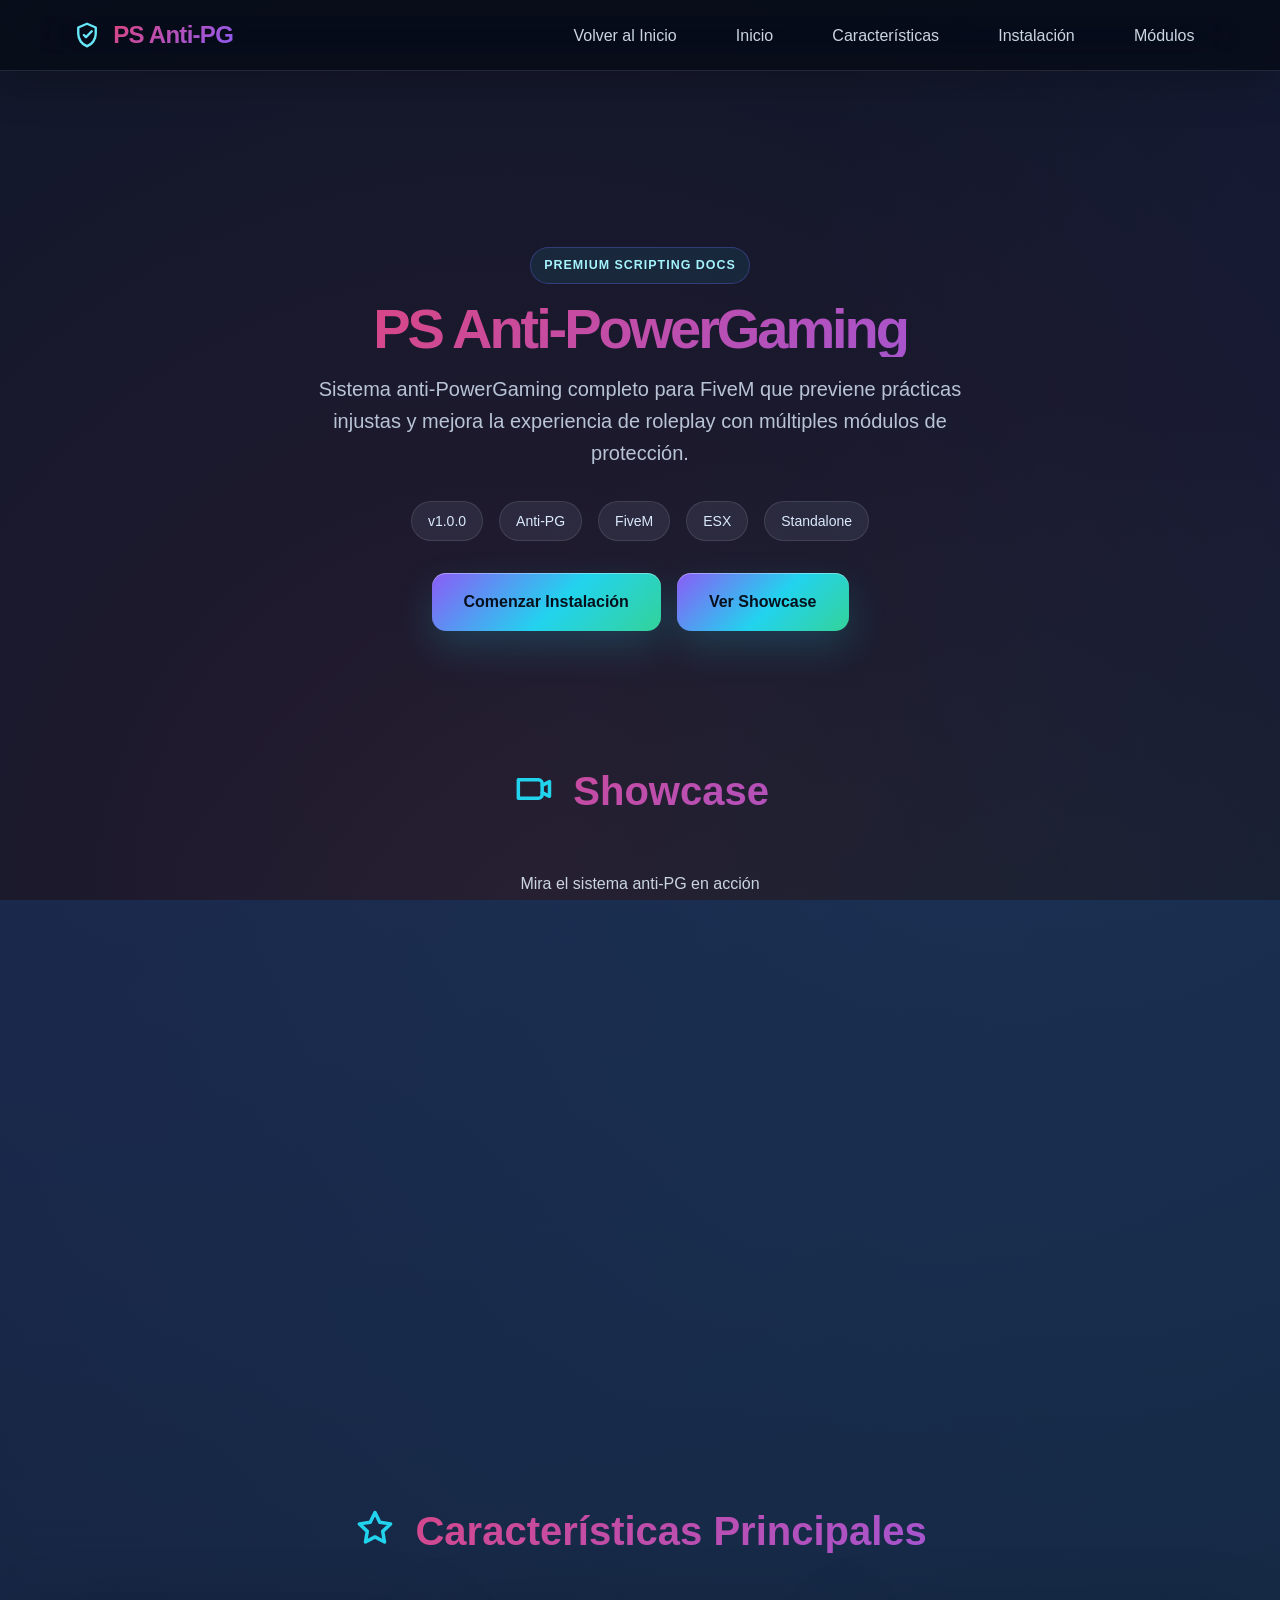
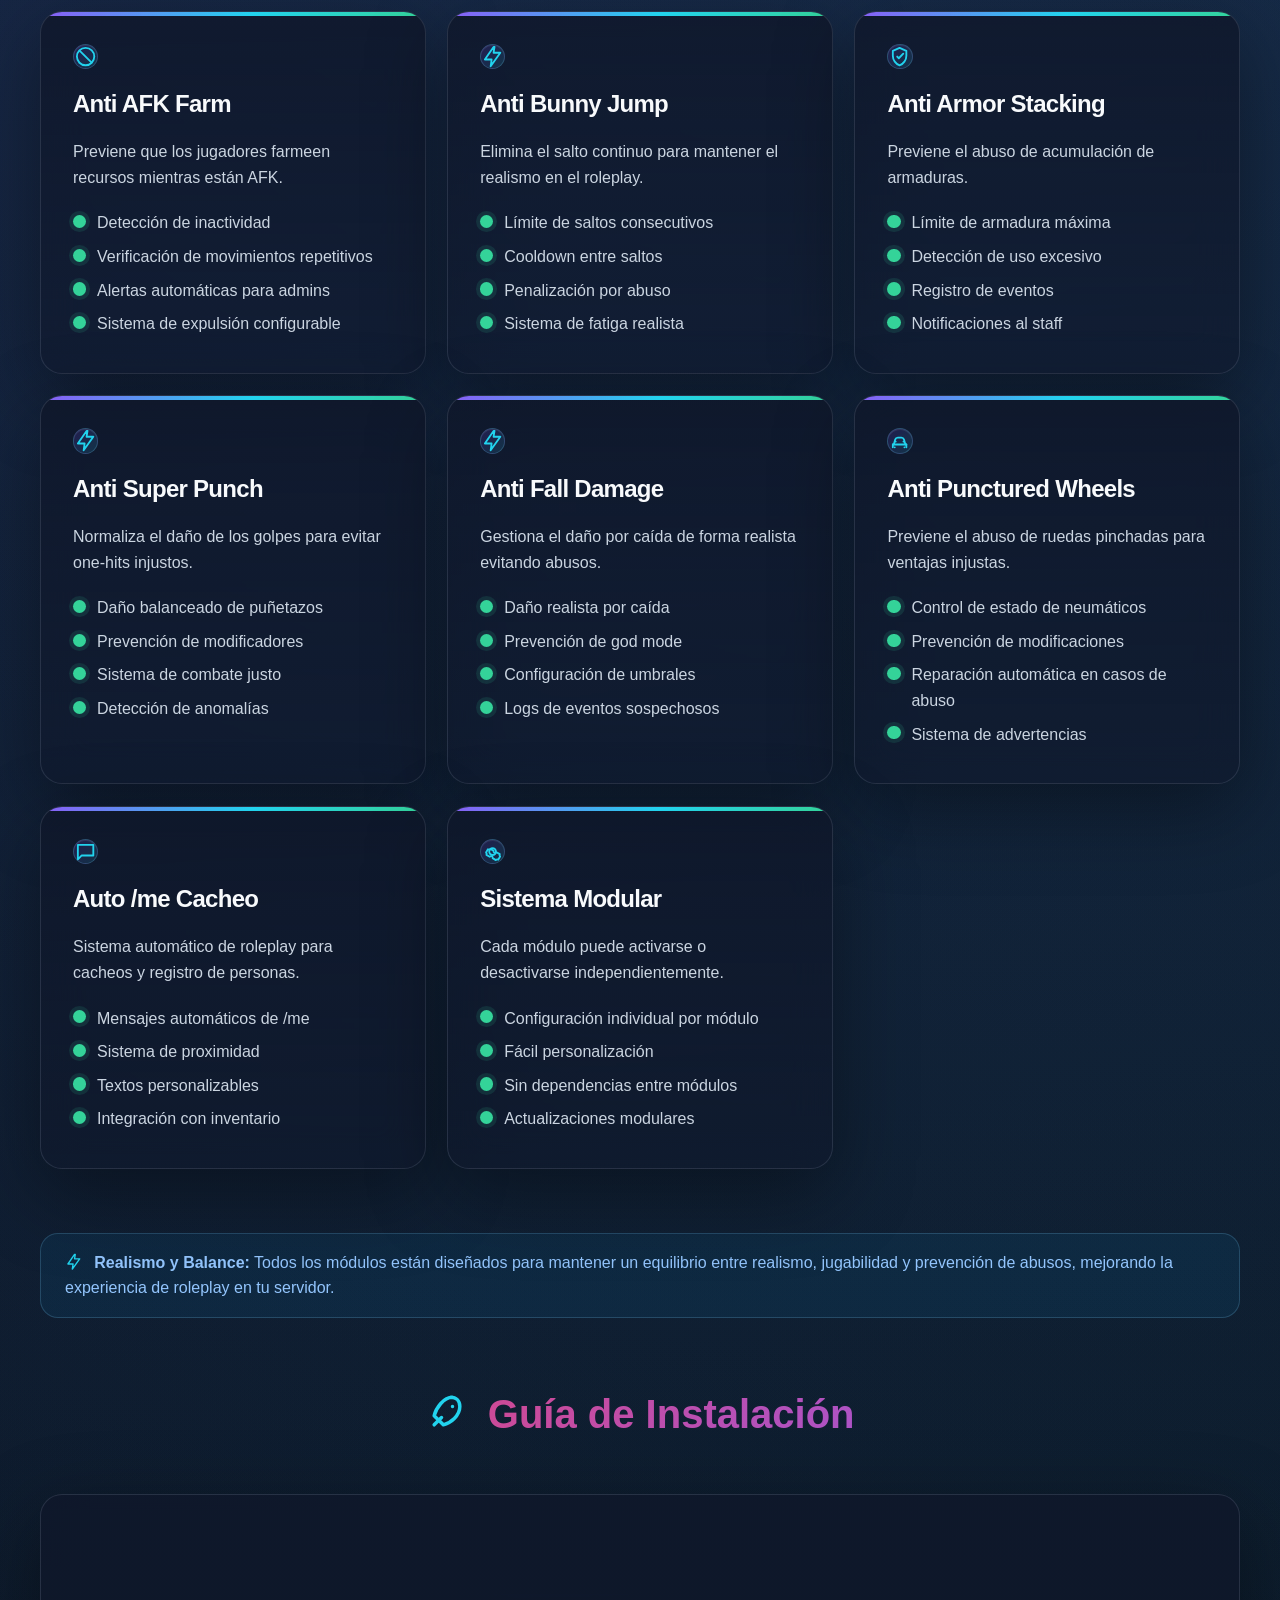
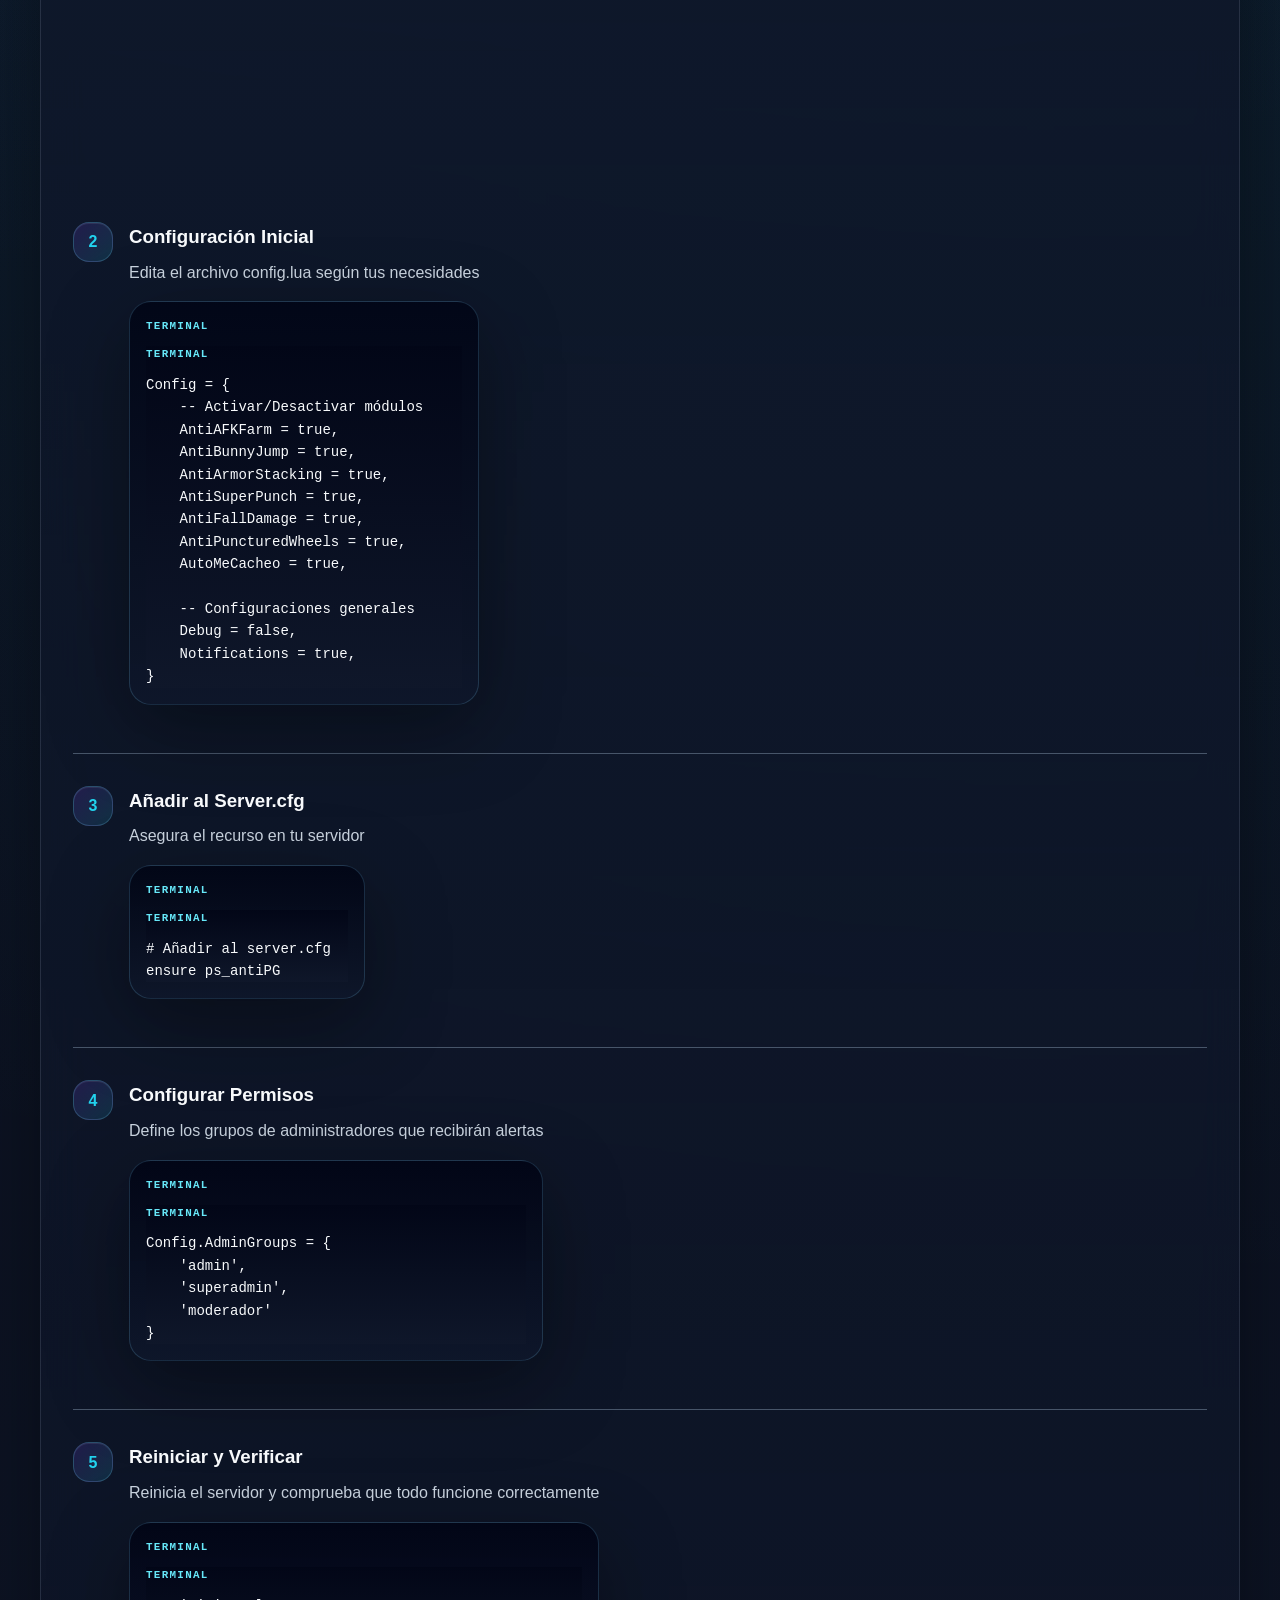
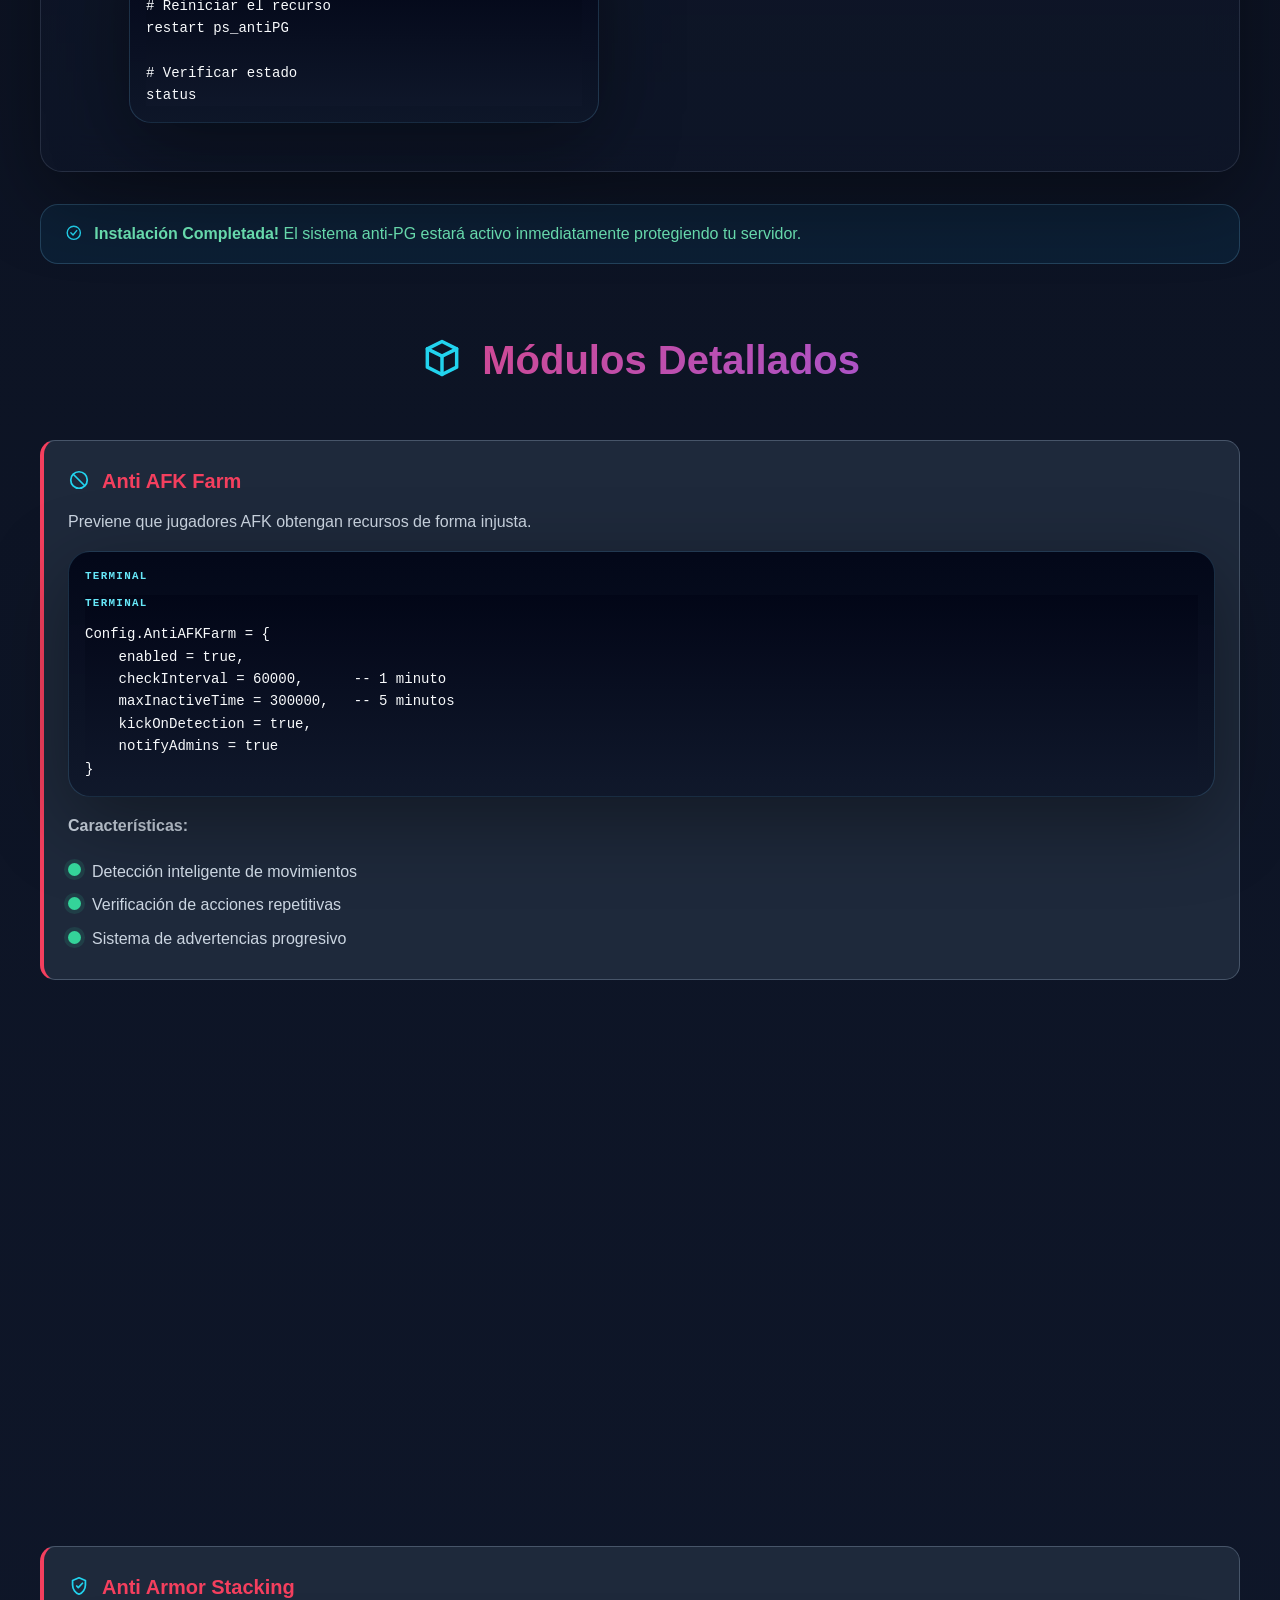
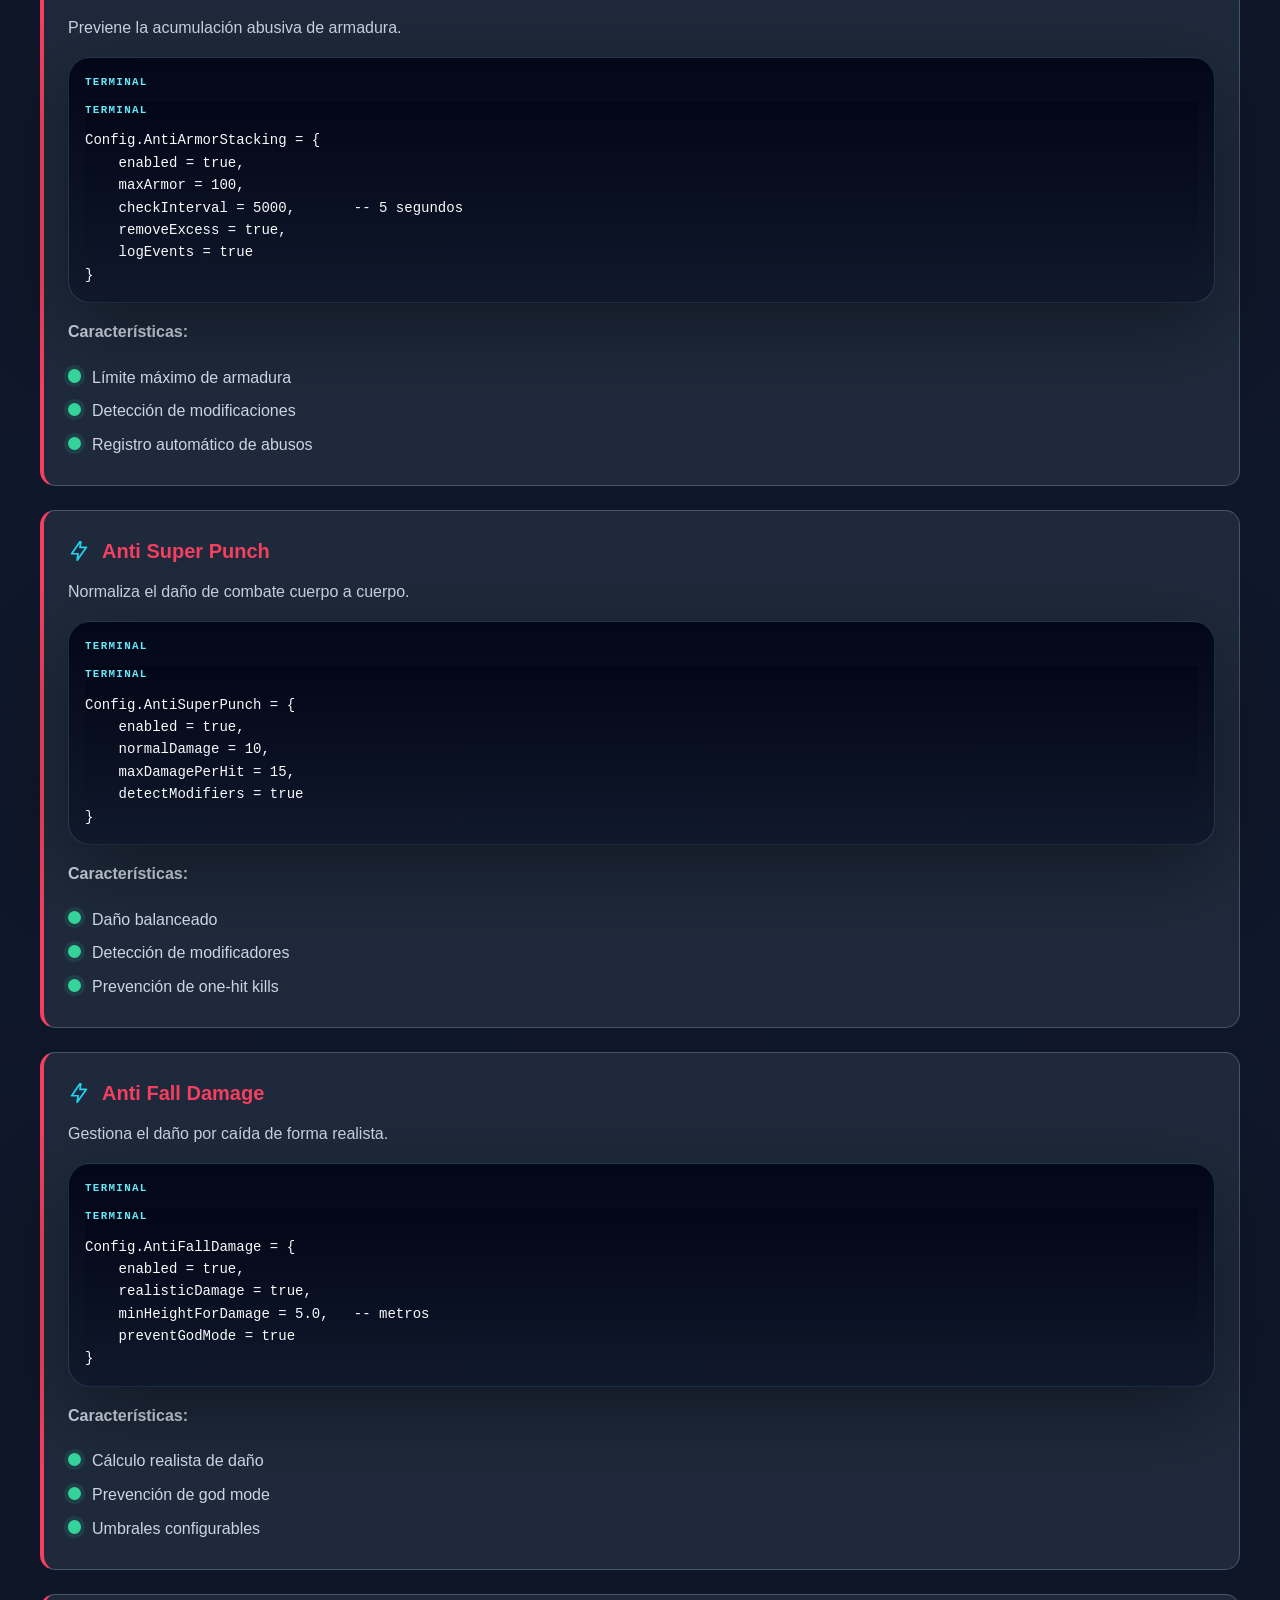
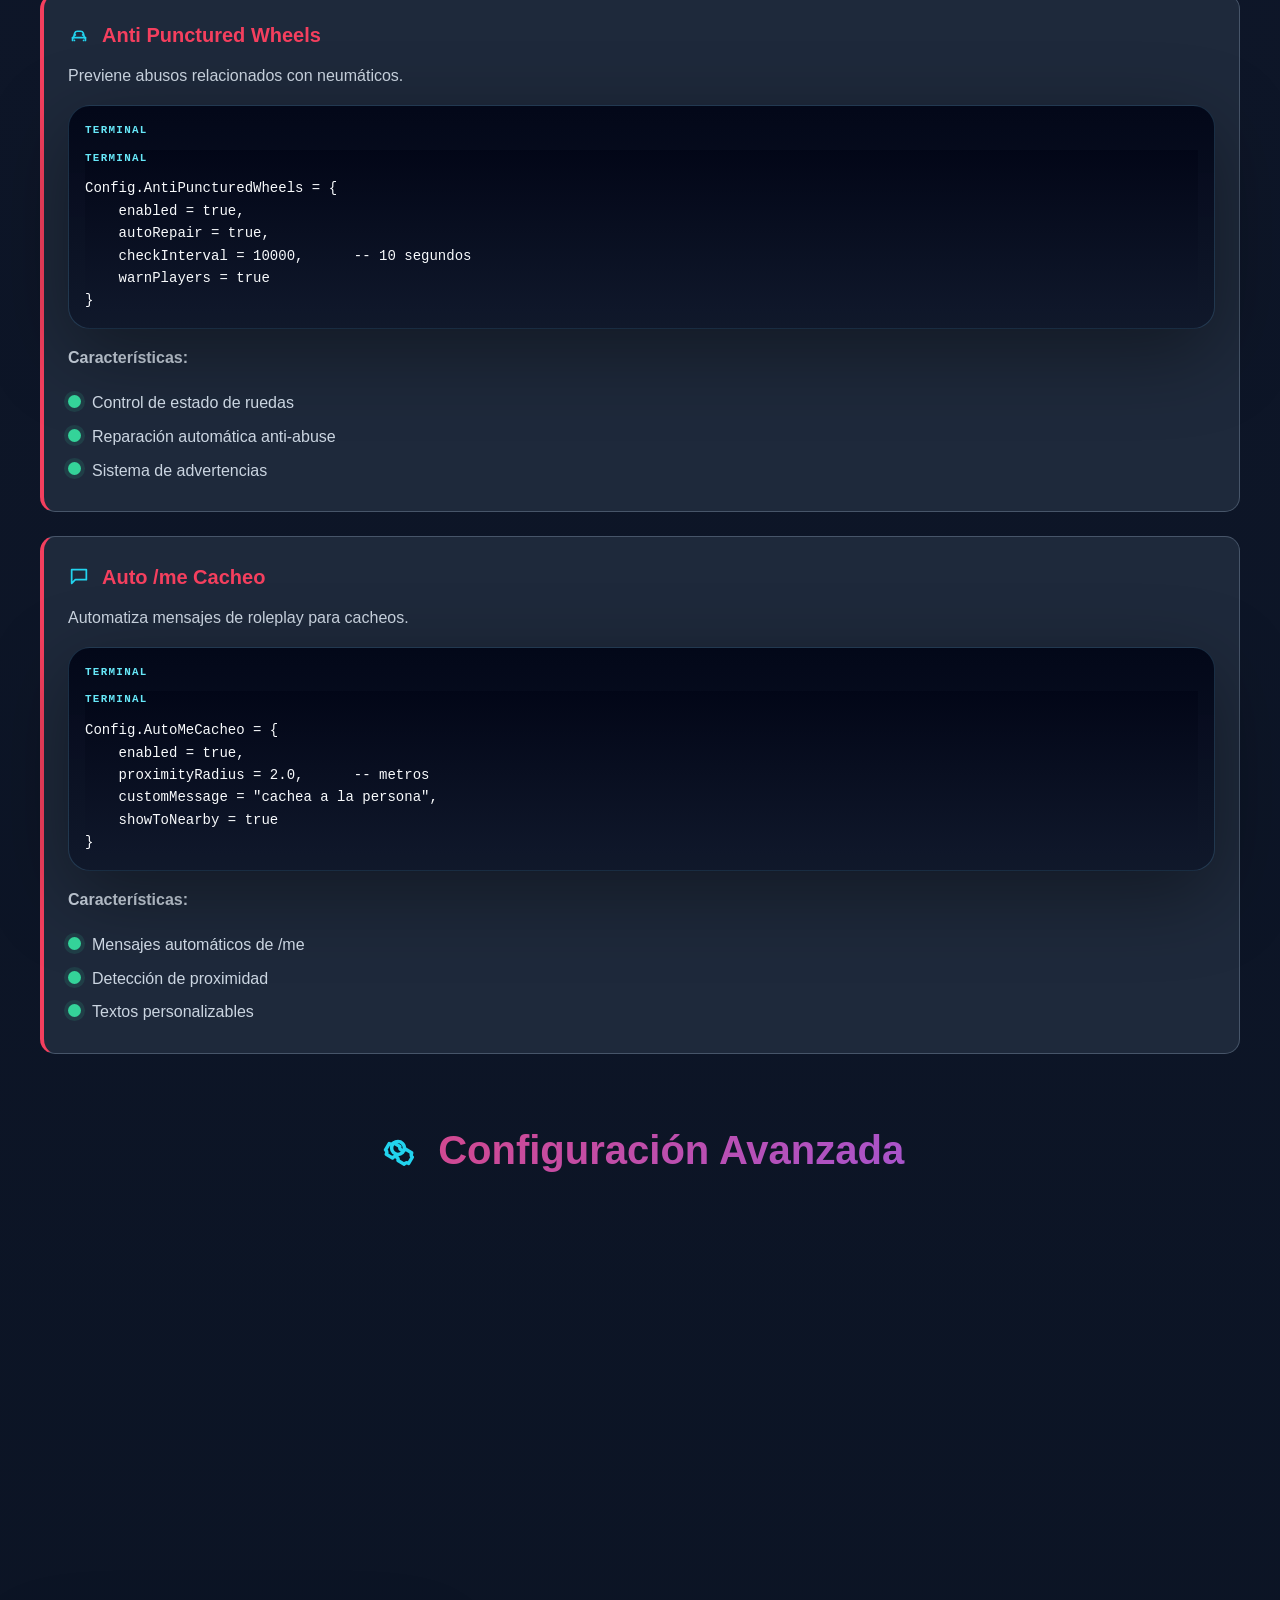
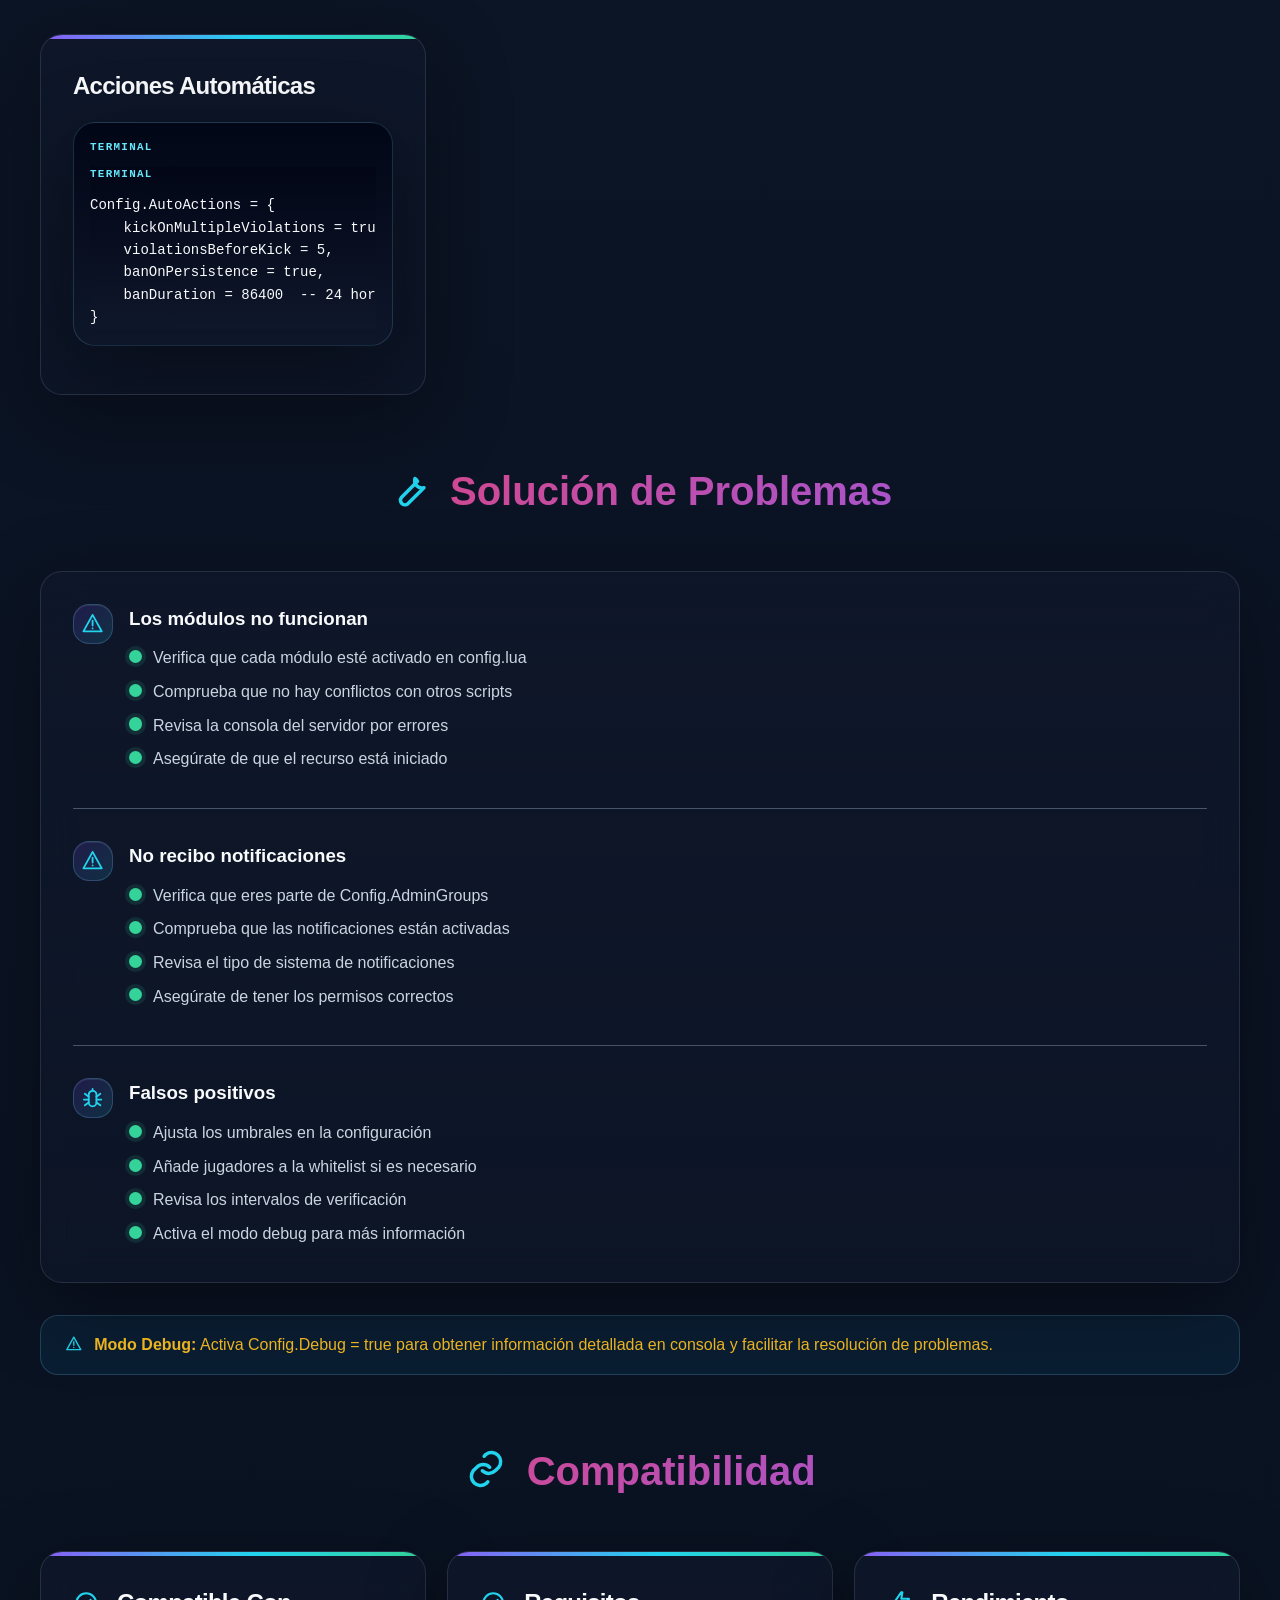
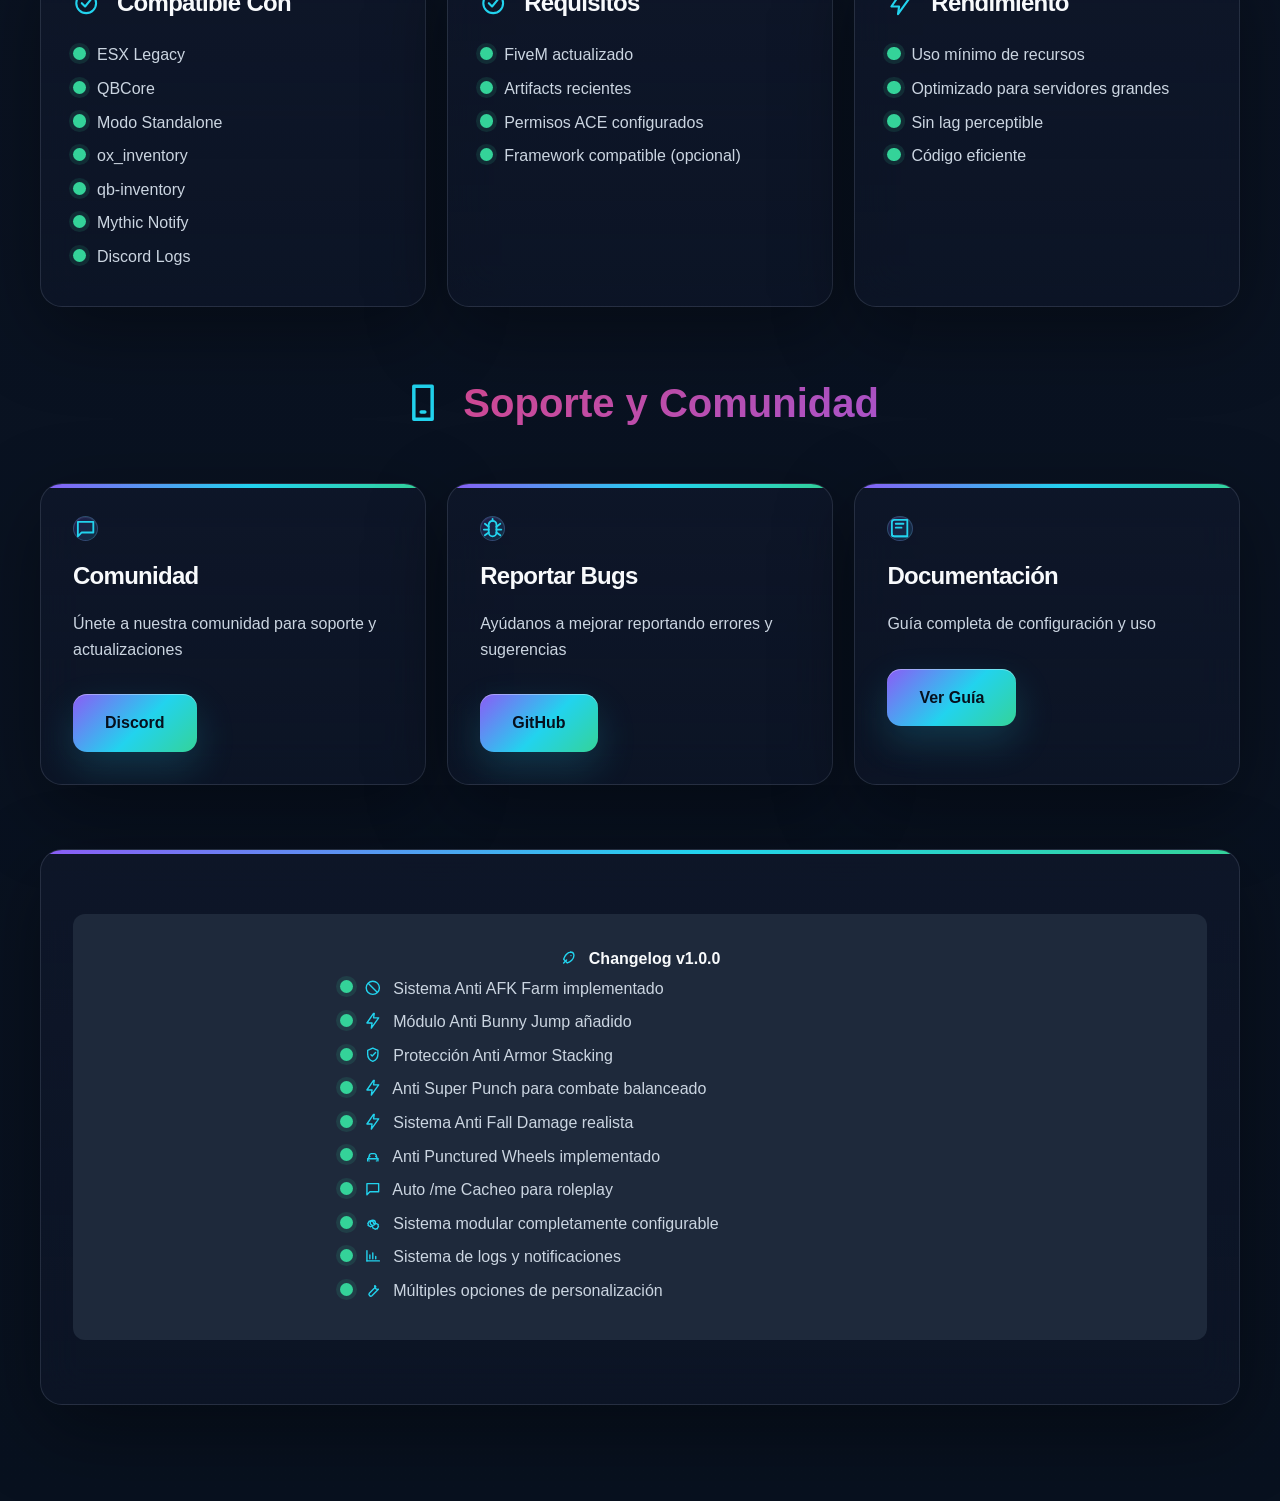
<file: antipg.html>
<!DOCTYPE html>
<html lang="es">
<head>
    <meta charset="UTF-8">
    <meta name="viewport" content="width=device-width, initial-scale=1.0">
    <title>PS Anti-PG - Documentación</title>
    <style>
        * {
            margin: 0;
            padding: 0;
            box-sizing: border-box;
        }

        :root {
            --primary: #f43f5e;
            --primary-dark: #e11d48;
            --secondary: #8b5cf6;
            --dark: #0f172a;
            --dark-secondary: #1e293b;
            --dark-tertiary: #334155;
            --text-primary: #f8fafc;
            --text-secondary: #cbd5e1;
            --text-muted: #94a3b8;
            --border: #475569;
            --glass-bg: rgba(15, 23, 42, 0.8);
            --gradient: linear-gradient(135deg, var(--primary), var(--secondary));
            --success: #10b981;
            --warning: #f59e0b;
            --danger: #ef4444;
        }

        body {
            font-family: 'Inter', -apple-system, BlinkMacSystemFont, sans-serif;
            background: var(--dark);
            color: var(--text-primary);
            line-height: 1.6;
            overflow-x: hidden;
        }

        .bg-animation {
            position: fixed;
            top: 0;
            left: 0;
            width: 100%;
            height: 100%;
            z-index: -1;
            background: var(--dark);
            overflow: hidden;
        }

        .bg-animation::before {
            content: '';
            position: absolute;
            width: 200%;
            height: 200%;
            background: radial-gradient(circle at 20% 50%, rgba(244, 63, 94, 0.1) 0%, transparent 50%),
                        radial-gradient(circle at 80% 20%, rgba(139, 92, 246, 0.1) 0%, transparent 50%),
                        radial-gradient(circle at 40% 80%, rgba(16, 185, 129, 0.1) 0%, transparent 50%);
            animation: float 20s ease-in-out infinite;
        }

        @keyframes float {
            0%, 100% { transform: translateY(0px) rotate(0deg); }
            50% { transform: translateY(-20px) rotate(180deg); }
        }

        .header {
            position: fixed;
            top: 0;
            left: 0;
            right: 0;
            background: var(--glass-bg);
            backdrop-filter: blur(20px);
            border-bottom: 1px solid var(--border);
            z-index: 1000;
            padding: 1rem 0;
        }

        .nav {
            max-width: 1200px;
            margin: 0 auto;
            display: flex;
            justify-content: space-between;
            align-items: center;
            padding: 0 2rem;
        }

        .logo {
            font-size: 1.5rem;
            font-weight: 700;
            background: var(--gradient);
            -webkit-background-clip: text;
            -webkit-text-fill-color: transparent;
            background-clip: text;
        }

        .nav-links {
            display: flex;
            gap: 2rem;
            list-style: none;
        }

        .nav-links a {
            color: var(--text-secondary);
            text-decoration: none;
            transition: color 0.3s ease;
            position: relative;
        }

        .nav-links a:hover {
            color: var(--text-primary);
        }

        .nav-links a::after {
            content: '';
            position: absolute;
            bottom: -5px;
            left: 0;
            width: 0;
            height: 2px;
            background: var(--gradient);
            transition: width 0.3s ease;
        }

        .nav-links a:hover::after {
            width: 100%;
        }

        .main {
            margin-top: 80px;
            padding: 2rem;
        }

        .container {
            max-width: 1200px;
            margin: 0 auto;
        }

        .hero {
            text-align: center;
            padding: 4rem 0;
            margin-bottom: 4rem;
        }

        .hero h1 {
            font-size: 3.5rem;
            font-weight: 800;
            margin-bottom: 1rem;
            background: var(--gradient);
            -webkit-background-clip: text;
            -webkit-text-fill-color: transparent;
            background-clip: text;
            animation: fadeInUp 1s ease;
        }

        .hero p {
            font-size: 1.25rem;
            color: var(--text-secondary);
            max-width: 700px;
            margin: 0 auto 2rem;
            animation: fadeInUp 1s ease 0.2s both;
        }

        .hero-badges {
            display: flex;
            justify-content: center;
            gap: 1rem;
            flex-wrap: wrap;
            margin-bottom: 2rem;
            animation: fadeInUp 1s ease 0.3s both;
        }

        .badge {
            padding: 0.5rem 1rem;
            background: var(--dark-tertiary);
            border: 1px solid var(--border);
            border-radius: 20px;
            font-size: 0.875rem;
            color: var(--text-secondary);
        }

        .badge.version {
            background: var(--primary);
            color: white;
            border-color: var(--primary);
        }

        .badge.security {
            background: var(--danger);
            color: white;
            border-color: var(--danger);
        }

        .cta-buttons {
            display: flex;
            justify-content: center;
            gap: 1rem;
            flex-wrap: wrap;
            animation: fadeInUp 1s ease 0.4s both;
        }

        .cta-button {
            display: inline-block;
            padding: 1rem 2rem;
            border-radius: 10px;
            font-weight: 600;
            text-decoration: none;
            transition: transform 0.3s ease, box-shadow 0.3s ease;
        }

        .cta-button.primary {
            background: var(--gradient);
            color: white;
        }

        .cta-button.secondary {
            background: transparent;
            color: var(--text-primary);
            border: 2px solid var(--border);
        }

        .cta-button:hover {
            transform: translateY(-2px);
        }

        .cta-button.primary:hover {
            box-shadow: 0 20px 40px rgba(244, 63, 94, 0.3);
        }

        @keyframes fadeInUp {
            from {
                opacity: 0;
                transform: translateY(30px);
            }
            to {
                opacity: 1;
                transform: translateY(0);
            }
        }

        .section {
            margin-bottom: 4rem;
        }

        .section h2 {
            font-size: 2.5rem;
            text-align: center;
            margin-bottom: 3rem;
            background: var(--gradient);
            -webkit-background-clip: text;
            -webkit-text-fill-color: transparent;
            background-clip: text;
        }

        .features-grid {
            display: grid;
            grid-template-columns: repeat(auto-fit, minmax(300px, 1fr));
            gap: 2rem;
            margin-bottom: 4rem;
        }

        .feature-card {
            background: var(--glass-bg);
            backdrop-filter: blur(20px);
            border: 1px solid var(--border);
            border-radius: 20px;
            padding: 2rem;
            transition: transform 0.3s ease, box-shadow 0.3s ease;
            position: relative;
            overflow: hidden;
        }

        .feature-card::before {
            content: '';
            position: absolute;
            top: 0;
            left: 0;
            right: 0;
            height: 4px;
            background: var(--gradient);
        }

        .feature-card:hover {
            transform: translateY(-5px);
            box-shadow: 0 25px 50px rgba(0, 0, 0, 0.3);
        }

        .feature-icon {
            font-size: 3rem;
            margin-bottom: 1rem;
            background: var(--gradient);
            -webkit-background-clip: text;
            -webkit-text-fill-color: transparent;
            background-clip: text;
        }

        .feature-card h3 {
            font-size: 1.5rem;
            margin-bottom: 1rem;
            color: var(--text-primary);
        }

        .feature-card p {
            color: var(--text-secondary);
            margin-bottom: 1rem;
        }

        .feature-list {
            list-style: none;
            padding: 0;
        }

        .feature-list li {
            padding: 0.25rem 0;
            color: var(--text-secondary);
            position: relative;
            padding-left: 1.5rem;
        }

        .feature-list li::before {
            content: '';
            position: absolute;
            left: 0;
            color: var(--success);
            font-weight: bold;
        }

        .code-block {
            background: var(--dark-secondary);
            border: 1px solid var(--border);
            border-radius: 8px;
            padding: 1rem;
            margin: 1rem 0;
            overflow-x: auto;
            position: relative;
        }

        .code-block pre {
            margin: 0;
            color: var(--text-primary);
            font-family: 'Monaco', 'Menlo', 'Ubuntu Mono', monospace;
            font-size: 0.875rem;
        }

        .installation-steps {
            background: var(--glass-bg);
            backdrop-filter: blur(20px);
            border: 1px solid var(--border);
            border-radius: 20px;
            padding: 2rem;
            margin-bottom: 2rem;
        }

        .step {
            display: flex;
            align-items: flex-start;
            gap: 1rem;
            margin-bottom: 2rem;
            padding-bottom: 2rem;
            border-bottom: 1px solid var(--border);
        }

        .step:last-child {
            border-bottom: none;
            margin-bottom: 0;
            padding-bottom: 0;
        }

        .step-number {
            background: var(--gradient);
            color: white;
            width: 40px;
            height: 40px;
            border-radius: 50%;
            display: flex;
            align-items: center;
            justify-content: center;
            font-weight: bold;
            flex-shrink: 0;
        }

        .step-content h3 {
            margin-bottom: 0.5rem;
            color: var(--text-primary);
        }

        .step-content p {
            color: var(--text-secondary);
            margin-bottom: 1rem;
        }

        .alert {
            padding: 1rem 1.5rem;
            border-radius: 10px;
            margin: 1rem 0;
            border-left: 4px solid;
        }

        .alert-warning {
            background: rgba(245, 158, 11, 0.1);
            border-color: var(--warning);
            color: #fbbf24;
        }

        .alert-info {
            background: rgba(59, 130, 246, 0.1);
            border-color: #3b82f6;
            color: #93c5fd;
        }

        .alert-success {
            background: rgba(16, 185, 129, 0.1);
            border-color: var(--success);
            color: #6ee7b7;
        }

        .module-card {
            background: var(--dark-secondary);
            border: 1px solid var(--border);
            border-radius: 15px;
            padding: 1.5rem;
            margin-bottom: 1.5rem;
            border-left: 4px solid var(--primary);
        }

        .module-card h4 {
            color: var(--primary);
            margin-bottom: 0.75rem;
            font-size: 1.25rem;
        }

        .module-card p {
            color: var(--text-secondary);
            margin-bottom: 1rem;
        }

        @media (max-width: 768px) {
            .nav-links {
                display: none;
            }
            
            .hero h1 {
                font-size: 2.5rem;
            }
            
            .features-grid {
                grid-template-columns: 1fr;
            }
        }
    </style>
    <link rel="stylesheet" href="assets/docs-premium.css">
</head>
<body>
    <div class="bg-animation"></div>
    
    <header class="header">
        <nav class="nav">
            <div class="logo"><svg class="icon icon-inline" aria-hidden="true"><use href="assets/icons.svg#shield"></use></svg> PS Anti-PG</div>
            <ul class="nav-links">
                <li><a href="index.html">Volver al Inicio</a></li>
                <li><a href="#inicio">Inicio</a></li>
                <li><a href="#features">Características</a></li>
                <li><a href="#installation">Instalación</a></li>
                <li><a href="#modules">Módulos</a></li>
            </ul>
        </nav>
    </header>

    <main class="main">
        <div class="container">
            <section class="hero" id="inicio">
                <h1>PS Anti-PowerGaming</h1>
                <p>Sistema anti-PowerGaming completo para FiveM que previene prácticas injustas y mejora la experiencia de roleplay con múltiples módulos de protección.</p>
                
                <div class="hero-badges">
                    <span class="badge version">v1.0.0</span>
                    <span class="badge security">Anti-PG</span>
                    <span class="badge">FiveM</span>
                    <span class="badge">ESX</span>
                    <span class="badge">Standalone</span>
                </div>

                <div class="cta-buttons">
                    <a href="#installation" class="cta-button primary">Comenzar Instalación</a>
                    <a href="#showcase" class="cta-button secondary">Ver Showcase</a>
                </div>
            </section>

            <section class="section" id="showcase">
                <h2><svg class="icon icon-inline" aria-hidden="true"><use href="assets/icons.svg#video"></use></svg> Showcase</h2>
                <p style="text-align: center; color: var(--text-secondary); margin-bottom: 2rem;">Mira el sistema anti-PG en acción</p>
                
                <div style="max-width: 900px; margin: 0 auto;">
                    <div style="position: relative; padding-bottom: 56.25%; height: 0; overflow: hidden; border-radius: 15px;">
                        <iframe 
                            style="position: absolute; top: 0; left: 0; width: 100%; height: 100%;"
                            src="https://www.youtube.com/embed/ZXkM08SvGpE" 
                            title="PS Anti-PG Showcase" 
                            frameborder="0" 
                            allow="accelerometer; autoplay; clipboard-write; encrypted-media; gyroscope; picture-in-picture; web-share" 
                            allowfullscreen>
                        </iframe>
                    </div>
                </div>
            </section>

            <section class="section" id="features">
                <h2><svg class="icon icon-inline" aria-hidden="true"><use href="assets/icons.svg#star"></use></svg> Características Principales</h2>
                
                <div class="features-grid">
                    <div class="feature-card">
                        <div class="feature-icon"><svg class="icon icon-inline" aria-hidden="true"><use href="assets/icons.svg#ban"></use></svg></div>
                        <h3>Anti AFK Farm</h3>
                        <p>Previene que los jugadores farmeen recursos mientras están AFK.</p>
                        <ul class="feature-list">
                            <li>Detección de inactividad</li>
                            <li>Verificación de movimientos repetitivos</li>
                            <li>Alertas automáticas para admins</li>
                            <li>Sistema de expulsión configurable</li>
                        </ul>
                    </div>

                    <div class="feature-card">
                        <div class="feature-icon"><svg class="icon icon-inline" aria-hidden="true"><use href="assets/icons.svg#bolt"></use></svg></div>
                        <h3>Anti Bunny Jump</h3>
                        <p>Elimina el salto continuo para mantener el realismo en el roleplay.</p>
                        <ul class="feature-list">
                            <li>Límite de saltos consecutivos</li>
                            <li>Cooldown entre saltos</li>
                            <li>Penalización por abuso</li>
                            <li>Sistema de fatiga realista</li>
                        </ul>
                    </div>

                    <div class="feature-card">
                        <div class="feature-icon"><svg class="icon icon-inline" aria-hidden="true"><use href="assets/icons.svg#shield"></use></svg></div>
                        <h3>Anti Armor Stacking</h3>
                        <p>Previene el abuso de acumulación de armaduras.</p>
                        <ul class="feature-list">
                            <li>Límite de armadura máxima</li>
                            <li>Detección de uso excesivo</li>
                            <li>Registro de eventos</li>
                            <li>Notificaciones al staff</li>
                        </ul>
                    </div>

                    <div class="feature-card">
                        <div class="feature-icon"><svg class="icon icon-inline" aria-hidden="true"><use href="assets/icons.svg#bolt"></use></svg></div>
                        <h3>Anti Super Punch</h3>
                        <p>Normaliza el daño de los golpes para evitar one-hits injustos.</p>
                        <ul class="feature-list">
                            <li>Daño balanceado de puñetazos</li>
                            <li>Prevención de modificadores</li>
                            <li>Sistema de combate justo</li>
                            <li>Detección de anomalías</li>
                        </ul>
                    </div>

                    <div class="feature-card">
                        <div class="feature-icon"><svg class="icon icon-inline" aria-hidden="true"><use href="assets/icons.svg#bolt"></use></svg></div>
                        <h3>Anti Fall Damage</h3>
                        <p>Gestiona el daño por caída de forma realista evitando abusos.</p>
                        <ul class="feature-list">
                            <li>Daño realista por caída</li>
                            <li>Prevención de god mode</li>
                            <li>Configuración de umbrales</li>
                            <li>Logs de eventos sospechosos</li>
                        </ul>
                    </div>

                    <div class="feature-card">
                        <div class="feature-icon"><svg class="icon icon-inline" aria-hidden="true"><use href="assets/icons.svg#car"></use></svg></div>
                        <h3>Anti Punctured Wheels</h3>
                        <p>Previene el abuso de ruedas pinchadas para ventajas injustas.</p>
                        <ul class="feature-list">
                            <li>Control de estado de neumáticos</li>
                            <li>Prevención de modificaciones</li>
                            <li>Reparación automática en casos de abuso</li>
                            <li>Sistema de advertencias</li>
                        </ul>
                    </div>

                    <div class="feature-card">
                        <div class="feature-icon"><svg class="icon icon-inline" aria-hidden="true"><use href="assets/icons.svg#chat"></use></svg></div>
                        <h3>Auto /me Cacheo</h3>
                        <p>Sistema automático de roleplay para cacheos y registro de personas.</p>
                        <ul class="feature-list">
                            <li>Mensajes automáticos de /me</li>
                            <li>Sistema de proximidad</li>
                            <li>Textos personalizables</li>
                            <li>Integración con inventario</li>
                        </ul>
                    </div>

                    <div class="feature-card">
                        <div class="feature-icon"><svg class="icon icon-inline" aria-hidden="true"><use href="assets/icons.svg#settings"></use></svg></div>
                        <h3>Sistema Modular</h3>
                        <p>Cada módulo puede activarse o desactivarse independientemente.</p>
                        <ul class="feature-list">
                            <li>Configuración individual por módulo</li>
                            <li>Fácil personalización</li>
                            <li>Sin dependencias entre módulos</li>
                            <li>Actualizaciones modulares</li>
                        </ul>
                    </div>
                </div>

                <div class="alert alert-info">
                    <strong><svg class="icon icon-inline" aria-hidden="true"><use href="assets/icons.svg#bolt"></use></svg> Realismo y Balance:</strong> Todos los módulos están diseñados para mantener un equilibrio entre realismo, jugabilidad y prevención de abusos, mejorando la experiencia de roleplay en tu servidor.
                </div>
            </section>

            <section class="section" id="installation">
                <h2><svg class="icon icon-inline" aria-hidden="true"><use href="assets/icons.svg#rocket"></use></svg> Guía de Instalación</h2>
                
                <div class="installation-steps">
                    <div class="step">
                        <div class="step-number">1</div>
                        <div class="step-content">
                            <h3>Descargar y Extraer</h3>
                            <p>Descarga el script y colócalo en tu carpeta de recursos</p>
                            <div class="code-block">
                                <pre># Estructura recomendada
resources/[ps]/ps_antiPG/</pre>
                            </div>
                        </div>
                    </div>

                    <div class="step">
                        <div class="step-number">2</div>
                        <div class="step-content">
                            <h3>Configuración Inicial</h3>
                            <p>Edita el archivo config.lua según tus necesidades</p>
                            <div class="code-block">
                                <pre>Config = {
    -- Activar/Desactivar módulos
    AntiAFKFarm = true,
    AntiBunnyJump = true,
    AntiArmorStacking = true,
    AntiSuperPunch = true,
    AntiFallDamage = true,
    AntiPuncturedWheels = true,
    AutoMeCacheo = true,
    
    -- Configuraciones generales
    Debug = false,
    Notifications = true,
}</pre>
                            </div>
                        </div>
                    </div>

                    <div class="step">
                        <div class="step-number">3</div>
                        <div class="step-content">
                            <h3>Añadir al Server.cfg</h3>
                            <p>Asegura el recurso en tu servidor</p>
                            <div class="code-block">
                                <pre># Añadir al server.cfg
ensure ps_antiPG</pre>
                            </div>
                        </div>
                    </div>

                    <div class="step">
                        <div class="step-number">4</div>
                        <div class="step-content">
                            <h3>Configurar Permisos</h3>
                            <p>Define los grupos de administradores que recibirán alertas</p>
                            <div class="code-block">
                                <pre>Config.AdminGroups = {
    'admin',
    'superadmin',
    'moderador'
}</pre>
                            </div>
                        </div>
                    </div>

                    <div class="step">
                        <div class="step-number">5</div>
                        <div class="step-content">
                            <h3>Reiniciar y Verificar</h3>
                            <p>Reinicia el servidor y comprueba que todo funcione correctamente</p>
                            <div class="code-block">
                                <pre># Reiniciar el recurso
restart ps_antiPG

# Verificar estado
status</pre>
                            </div>
                        </div>
                    </div>
                </div>

                <div class="alert alert-success">
                    <strong><svg class="icon icon-inline" aria-hidden="true"><use href="assets/icons.svg#check"></use></svg> Instalación Completada!</strong> El sistema anti-PG estará activo inmediatamente protegiendo tu servidor.
                </div>
            </section>

            <section class="section" id="modules">
                <h2><svg class="icon icon-inline" aria-hidden="true"><use href="assets/icons.svg#package"></use></svg> Módulos Detallados</h2>

                <div class="module-card">
                    <h4><svg class="icon icon-inline" aria-hidden="true"><use href="assets/icons.svg#ban"></use></svg> Anti AFK Farm</h4>
                    <p>Previene que jugadores AFK obtengan recursos de forma injusta.</p>
                    <div class="code-block">
                        <pre>Config.AntiAFKFarm = {
    enabled = true,
    checkInterval = 60000,      -- 1 minuto
    maxInactiveTime = 300000,   -- 5 minutos
    kickOnDetection = true,
    notifyAdmins = true
}</pre>
                    </div>
                    <p><strong>Características:</strong></p>
                    <ul class="feature-list">
                        <li>Detección inteligente de movimientos</li>
                        <li>Verificación de acciones repetitivas</li>
                        <li>Sistema de advertencias progresivo</li>
                    </ul>
                </div>

                <div class="module-card">
                    <h4><svg class="icon icon-inline" aria-hidden="true"><use href="assets/icons.svg#bolt"></use></svg> Anti Bunny Jump</h4>
                    <p>Elimina el salto continuo para mantener el realismo.</p>
                    <div class="code-block">
                        <pre>Config.AntiBunnyJump = {
    enabled = true,
    maxConsecutiveJumps = 3,
    jumpCooldown = 2000,        -- 2 segundos
    applyStaminaPenalty = true
}</pre>
                    </div>
                    <p><strong>Características:</strong></p>
                    <ul class="feature-list">
                        <li>Límite de saltos consecutivos</li>
                        <li>Sistema de fatiga realista</li>
                        <li>Cooldown configurable</li>
                    </ul>
                </div>

                <div class="module-card">
                    <h4><svg class="icon icon-inline" aria-hidden="true"><use href="assets/icons.svg#shield"></use></svg> Anti Armor Stacking</h4>
                    <p>Previene la acumulación abusiva de armadura.</p>
                    <div class="code-block">
                        <pre>Config.AntiArmorStacking = {
    enabled = true,
    maxArmor = 100,
    checkInterval = 5000,       -- 5 segundos
    removeExcess = true,
    logEvents = true
}</pre>
                    </div>
                    <p><strong>Características:</strong></p>
                    <ul class="feature-list">
                        <li>Límite máximo de armadura</li>
                        <li>Detección de modificaciones</li>
                        <li>Registro automático de abusos</li>
                    </ul>
                </div>

                <div class="module-card">
                    <h4><svg class="icon icon-inline" aria-hidden="true"><use href="assets/icons.svg#bolt"></use></svg> Anti Super Punch</h4>
                    <p>Normaliza el daño de combate cuerpo a cuerpo.</p>
                    <div class="code-block">
                        <pre>Config.AntiSuperPunch = {
    enabled = true,
    normalDamage = 10,
    maxDamagePerHit = 15,
    detectModifiers = true
}</pre>
                    </div>
                    <p><strong>Características:</strong></p>
                    <ul class="feature-list">
                        <li>Daño balanceado</li>
                        <li>Detección de modificadores</li>
                        <li>Prevención de one-hit kills</li>
                    </ul>
                </div>

                <div class="module-card">
                    <h4><svg class="icon icon-inline" aria-hidden="true"><use href="assets/icons.svg#bolt"></use></svg> Anti Fall Damage</h4>
                    <p>Gestiona el daño por caída de forma realista.</p>
                    <div class="code-block">
                        <pre>Config.AntiFallDamage = {
    enabled = true,
    realisticDamage = true,
    minHeightForDamage = 5.0,   -- metros
    preventGodMode = true
}</pre>
                    </div>
                    <p><strong>Características:</strong></p>
                    <ul class="feature-list">
                        <li>Cálculo realista de daño</li>
                        <li>Prevención de god mode</li>
                        <li>Umbrales configurables</li>
                    </ul>
                </div>

                <div class="module-card">
                    <h4><svg class="icon icon-inline" aria-hidden="true"><use href="assets/icons.svg#car"></use></svg> Anti Punctured Wheels</h4>
                    <p>Previene abusos relacionados con neumáticos.</p>
                    <div class="code-block">
                        <pre>Config.AntiPuncturedWheels = {
    enabled = true,
    autoRepair = true,
    checkInterval = 10000,      -- 10 segundos
    warnPlayers = true
}</pre>
                    </div>
                    <p><strong>Características:</strong></p>
                    <ul class="feature-list">
                        <li>Control de estado de ruedas</li>
                        <li>Reparación automática anti-abuse</li>
                        <li>Sistema de advertencias</li>
                    </ul>
                </div>

                <div class="module-card">
                    <h4><svg class="icon icon-inline" aria-hidden="true"><use href="assets/icons.svg#chat"></use></svg> Auto /me Cacheo</h4>
                    <p>Automatiza mensajes de roleplay para cacheos.</p>
                    <div class="code-block">
                        <pre>Config.AutoMeCacheo = {
    enabled = true,
    proximityRadius = 2.0,      -- metros
    customMessage = "cachea a la persona",
    showToNearby = true
}</pre>
                    </div>
                    <p><strong>Características:</strong></p>
                    <ul class="feature-list">
                        <li>Mensajes automáticos de /me</li>
                        <li>Detección de proximidad</li>
                        <li>Textos personalizables</li>
                    </ul>
                </div>
            </section>

            <section class="section" id="config">
                <h2><svg class="icon icon-inline" aria-hidden="true"><use href="assets/icons.svg#settings"></use></svg> Configuración Avanzada</h2>
                
                <div class="features-grid">
                    <div class="feature-card">
                        <h3>Sistema de Notificaciones</h3>
                        <div class="code-block">
                            <pre>Config.Notifications = {
    enabled = true,
    type = 'esx',              -- 'esx', 'mythic', 'custom'
    duration = 5000,
    position = 'top-right'
}</pre>
                        </div>
                    </div>

                    <div class="feature-card">
                        <h3>Sistema de Logs</h3>
                        <div class="code-block">
                            <pre>Config.Logging = {
    enabled = true,
    saveToFile = true,
    logPath = 'logs/antipg.log',
    discordWebhook = 'YOUR_WEBHOOK'
}</pre>
                        </div>
                    </div>

                    <div class="feature-card">
                        <h3>Whitelist de Jugadores</h3>
                        <div class="code-block">
                            <pre>Config.Whitelist = {
    enabled = true,
    players = {
        'steam:11000010xxxxxx',
        'license:xxxxxxxxxxxxxxxx'
    }
}</pre>
                        </div>
                    </div>

                    <div class="feature-card">
                        <h3>Acciones Automáticas</h3>
                        <div class="code-block">
                            <pre>Config.AutoActions = {
    kickOnMultipleViolations = true,
    violationsBeforeKick = 5,
    banOnPersistence = true,
    banDuration = 86400  -- 24 horas
}</pre>
                        </div>
                    </div>
                </div>
            </section>

            <section class="section" id="troubleshooting">
                <h2><svg class="icon icon-inline" aria-hidden="true"><use href="assets/icons.svg#wrench"></use></svg> Solución de Problemas</h2>
                
                <div class="installation-steps">
                    <div class="step">
                        <div class="step-number"><svg class="icon icon-inline" aria-hidden="true"><use href="assets/icons.svg#alert"></use></svg></div>
                        <div class="step-content">
                            <h3>Los módulos no funcionan</h3>
                            <ul class="feature-list">
                                <li>Verifica que cada módulo esté activado en config.lua</li>
                                <li>Comprueba que no hay conflictos con otros scripts</li>
                                <li>Revisa la consola del servidor por errores</li>
                                <li>Asegúrate de que el recurso está iniciado</li>
                            </ul>
                        </div>
                    </div>

                    <div class="step">
                        <div class="step-number"><svg class="icon icon-inline" aria-hidden="true"><use href="assets/icons.svg#alert"></use></svg></div>
                        <div class="step-content">
                            <h3>No recibo notificaciones</h3>
                            <ul class="feature-list">
                                <li>Verifica que eres parte de Config.AdminGroups</li>
                                <li>Comprueba que las notificaciones están activadas</li>
                                <li>Revisa el tipo de sistema de notificaciones</li>
                                <li>Asegúrate de tener los permisos correctos</li>
                            </ul>
                        </div>
                    </div>

                    <div class="step">
                        <div class="step-number"><svg class="icon icon-inline" aria-hidden="true"><use href="assets/icons.svg#bug"></use></svg></div>
                        <div class="step-content">
                            <h3>Falsos positivos</h3>
                            <ul class="feature-list">
                                <li>Ajusta los umbrales en la configuración</li>
                                <li>Añade jugadores a la whitelist si es necesario</li>
                                <li>Revisa los intervalos de verificación</li>
                                <li>Activa el modo debug para más información</li>
                            </ul>
                        </div>
                    </div>
                </div>

                <div class="alert alert-warning">
                    <strong><svg class="icon icon-inline" aria-hidden="true"><use href="assets/icons.svg#alert"></use></svg> Modo Debug:</strong> Activa Config.Debug = true para obtener información detallada en consola y facilitar la resolución de problemas.
                </div>
            </section>

            <section class="section" id="compatibility">
                <h2><svg class="icon icon-inline" aria-hidden="true"><use href="assets/icons.svg#link"></use></svg> Compatibilidad</h2>
                
                <div class="features-grid">
                    <div class="feature-card">
                        <h3><svg class="icon icon-inline" aria-hidden="true"><use href="assets/icons.svg#check"></use></svg> Compatible Con</h3>
                        <ul class="feature-list">
                            <li>ESX Legacy</li>
                            <li>QBCore</li>
                            <li>Modo Standalone</li>
                            <li>ox_inventory</li>
                            <li>qb-inventory</li>
                            <li>Mythic Notify</li>
                            <li>Discord Logs</li>
                        </ul>
                    </div>

                    <div class="feature-card">
                        <h3><svg class="icon icon-inline" aria-hidden="true"><use href="assets/icons.svg#check"></use></svg> Requisitos</h3>
                        <ul class="feature-list">
                            <li>FiveM actualizado</li>
                            <li>Artifacts recientes</li>
                            <li>Permisos ACE configurados</li>
                            <li>Framework compatible (opcional)</li>
                        </ul>
                    </div>

                    <div class="feature-card">
                        <h3><svg class="icon icon-inline" aria-hidden="true"><use href="assets/icons.svg#bolt"></use></svg> Rendimiento</h3>
                        <ul class="feature-list">
                            <li>Uso mínimo de recursos</li>
                            <li>Optimizado para servidores grandes</li>
                            <li>Sin lag perceptible</li>
                            <li>Código eficiente</li>
                        </ul>
                    </div>
                </div>
            </section>

            <section class="section" id="support">
                <h2><svg class="icon icon-inline" aria-hidden="true"><use href="assets/icons.svg#phone"></use></svg> Soporte y Comunidad</h2>
                
                <div class="features-grid">
                    <div class="feature-card">
                        <div class="feature-icon"><svg class="icon icon-inline" aria-hidden="true"><use href="assets/icons.svg#chat"></use></svg></div>
                        <h3>Comunidad</h3>
                        <p>Únete a nuestra comunidad para soporte y actualizaciones</p>
                        <a href="https://discord.gg/TCMuXFgVpw" class="cta-button secondary" style="display: inline-block; margin-top: 1rem;">Discord</a>
                    </div>

                    <div class="feature-card">
                        <div class="feature-icon"><svg class="icon icon-inline" aria-hidden="true"><use href="assets/icons.svg#bug"></use></svg></div>
                        <h3>Reportar Bugs</h3>
                        <p>Ayúdanos a mejorar reportando errores y sugerencias</p>
                        <a href="https://github.com/Pausiar" class="cta-button secondary" style="display: inline-block; margin-top: 1rem;">GitHub</a>
                    </div>

                    <div class="feature-card">
                        <div class="feature-icon"><svg class="icon icon-inline" aria-hidden="true"><use href="assets/icons.svg#book"></use></svg></div>
                        <h3>Documentación</h3>
                        <p>Guía completa de configuración y uso</p>
                        <a href="#installation" class="cta-button secondary" style="display: inline-block; margin-top: 1rem;">Ver Guía</a>
                    </div>
                </div>
            </section>

            <section class="section">
                <div class="feature-card" style="text-align: center;">  
                    <div style="margin: 2rem 0; padding: 2rem; background: var(--dark-secondary); border-radius: 12px;">
                        <h4><svg class="icon icon-inline" aria-hidden="true"><use href="assets/icons.svg#rocket"></use></svg> Changelog v1.0.0</h4>
                        <ul class="feature-list" style="text-align: left; max-width: 600px; margin: 0 auto;">
                            <li><svg class="icon icon-inline" aria-hidden="true"><use href="assets/icons.svg#ban"></use></svg> Sistema Anti AFK Farm implementado</li>
                            <li><svg class="icon icon-inline" aria-hidden="true"><use href="assets/icons.svg#bolt"></use></svg> Módulo Anti Bunny Jump añadido</li>
                            <li><svg class="icon icon-inline" aria-hidden="true"><use href="assets/icons.svg#shield"></use></svg> Protección Anti Armor Stacking</li>
                            <li><svg class="icon icon-inline" aria-hidden="true"><use href="assets/icons.svg#bolt"></use></svg> Anti Super Punch para combate balanceado</li>
                            <li><svg class="icon icon-inline" aria-hidden="true"><use href="assets/icons.svg#bolt"></use></svg> Sistema Anti Fall Damage realista</li>
                            <li><svg class="icon icon-inline" aria-hidden="true"><use href="assets/icons.svg#car"></use></svg> Anti Punctured Wheels implementado</li>
                            <li><svg class="icon icon-inline" aria-hidden="true"><use href="assets/icons.svg#chat"></use></svg> Auto /me Cacheo para roleplay</li>
                            <li><svg class="icon icon-inline" aria-hidden="true"><use href="assets/icons.svg#settings"></use></svg> Sistema modular completamente configurable</li>
                            <li><svg class="icon icon-inline" aria-hidden="true"><use href="assets/icons.svg#chart"></use></svg> Sistema de logs y notificaciones</li>
                            <li><svg class="icon icon-inline" aria-hidden="true"><use href="assets/icons.svg#wrench"></use></svg> Múltiples opciones de personalización</li>
                        </ul>
                    </div>
                </div>
            </section>
        </div>
    </main>

    <script>
        // Smooth scrolling para enlaces internos
        document.querySelectorAll('a[href^="#"]').forEach(anchor => {
            anchor.addEventListener('click', function (e) {
                e.preventDefault();
                const target = document.querySelector(this.getAttribute('href'));
                if (target) {
                    target.scrollIntoView({
                        behavior: 'smooth',
                        block: 'start'
                    });
                }
            });
        });

        // Animación de aparición de elementos
        const observerOptions = {
            threshold: 0.1,
            rootMargin: '0px 0px -50px 0px'
        };

        const observer = new IntersectionObserver((entries) => {
            entries.forEach(entry => {
                if (entry.isIntersecting) {
                    entry.target.style.opacity = '1';
                    entry.target.style.transform = 'translateY(0)';
                }
            });
        }, observerOptions);

        document.querySelectorAll('.feature-card, .step, .module-card').forEach(el => {
            el.style.opacity = '0';
            el.style.transform = 'translateY(20px)';
            el.style.transition = 'opacity 0.6s ease, transform 0.6s ease';
            observer.observe(el);
        });
    </script>
</body>
</html>
</file>
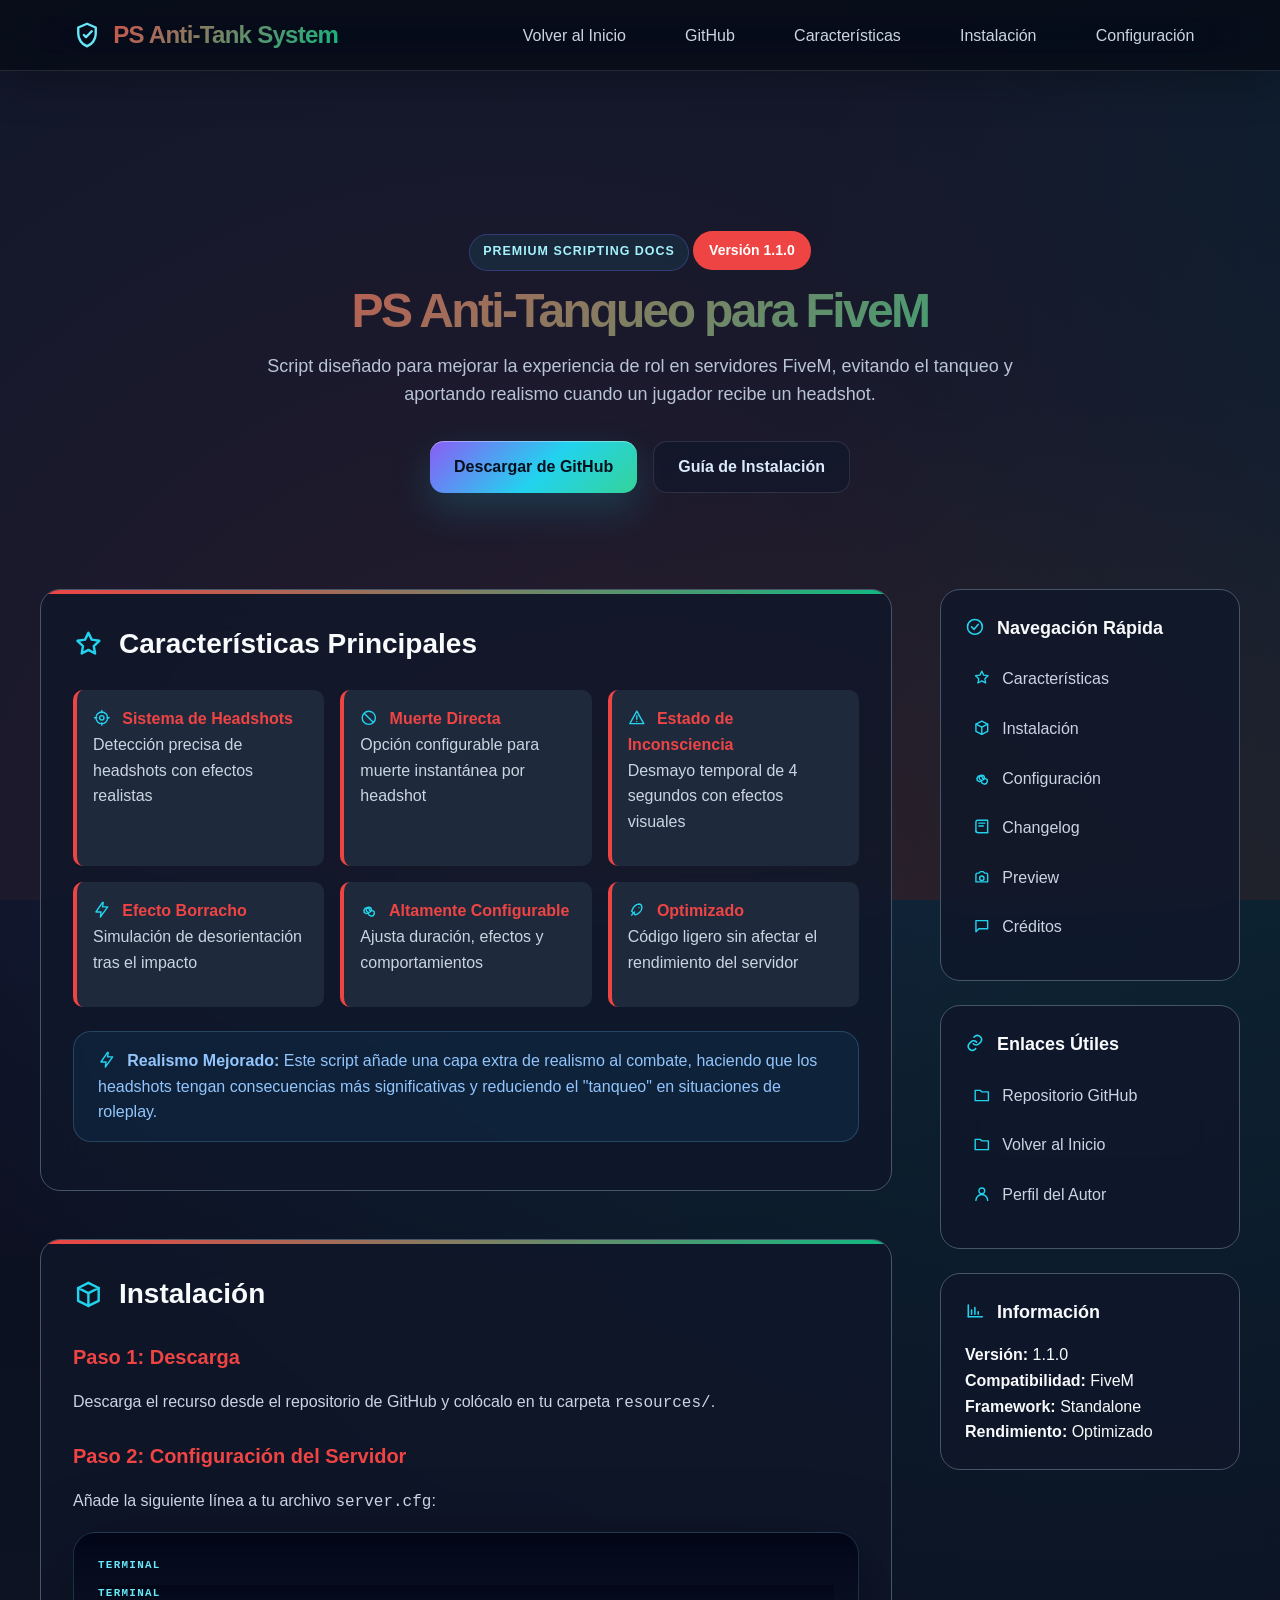
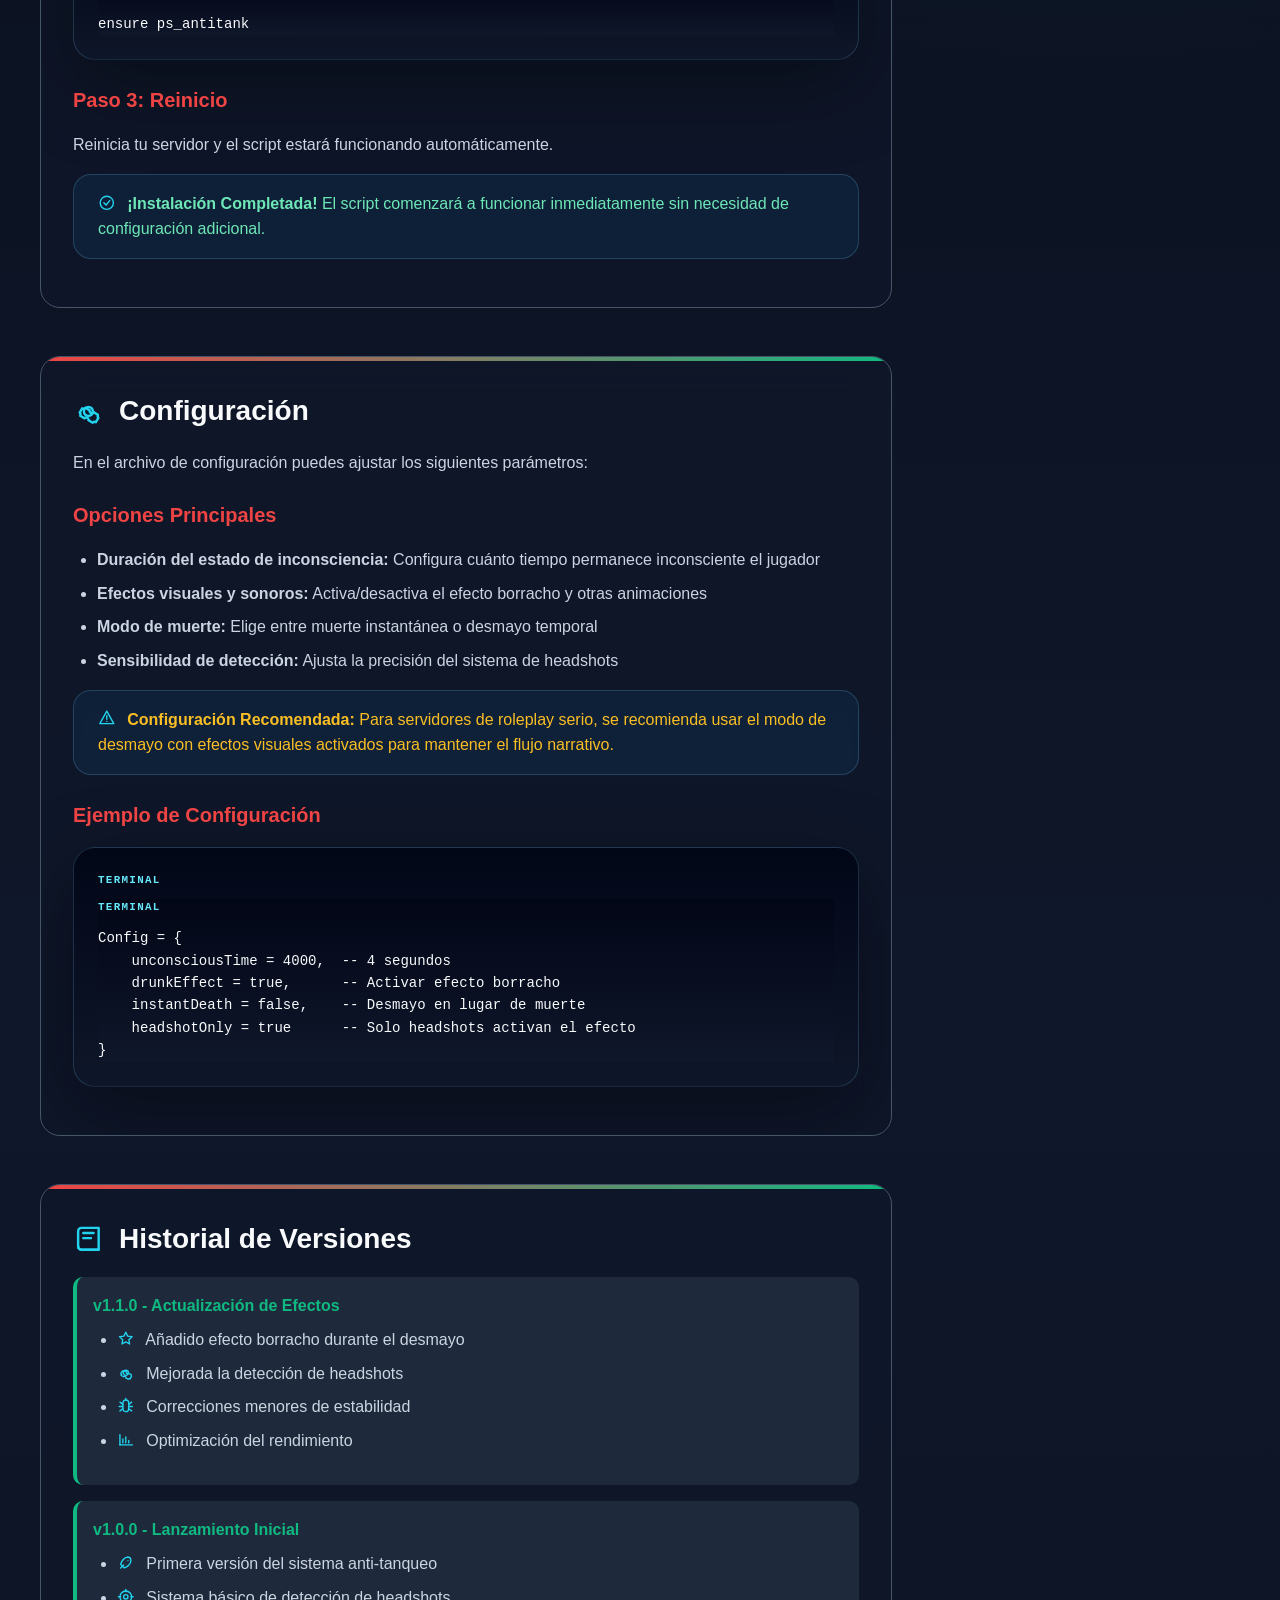
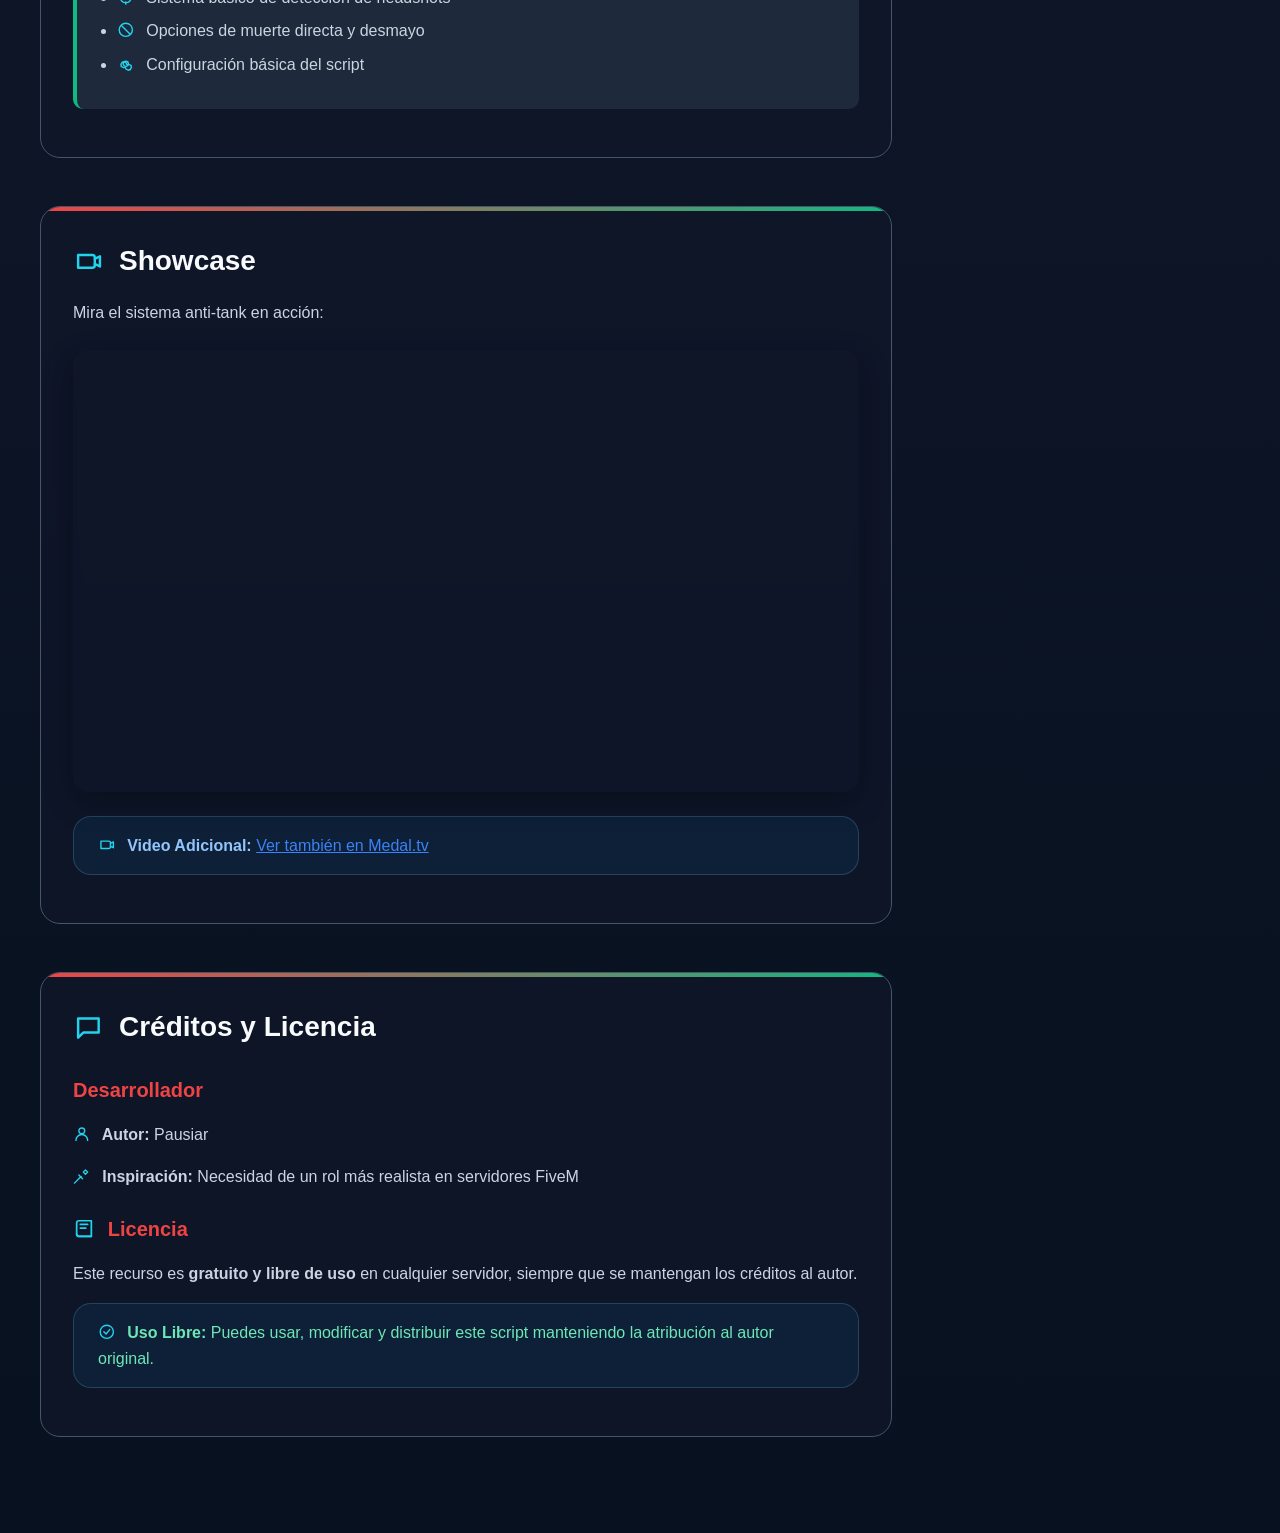
<file: antitank.html>
<!DOCTYPE html>
<html lang="es">
<head>
    <meta charset="UTF-8">
    <meta name="viewport" content="width=device-width, initial-scale=1.0">
    <title>PS Anti-Tank System - Documentación</title>
    <style>
        * {
            margin: 0;
            padding: 0;
            box-sizing: border-box;
        }

        :root {
            --primary: #ef4444;
            --primary-dark: #dc2626;
            --secondary: #10b981;
            --dark: #0f172a;
            --dark-secondary: #1e293b;
            --dark-tertiary: #334155;
            --text-primary: #f8fafc;
            --text-secondary: #cbd5e1;
            --text-muted: #94a3b8;
            --border: #475569;
            --glass-bg: rgba(15, 23, 42, 0.8);
            --gradient: linear-gradient(135deg, var(--primary), var(--secondary));
            --warning: #f59e0b;
            --success: #10b981;
        }

        body {
            font-family: 'Inter', -apple-system, BlinkMacSystemFont, sans-serif;
            background: var(--dark);
            color: var(--text-primary);
            line-height: 1.6;
        }

        .bg-animation {
            position: fixed;
            top: 0;
            left: 0;
            width: 100%;
            height: 100%;
            z-index: -1;
            background: var(--dark);
            overflow: hidden;
        }

        .bg-animation::before {
            content: '';
            position: absolute;
            width: 200%;
            height: 200%;
            background: radial-gradient(circle at 20% 50%, rgba(239, 68, 68, 0.1) 0%, transparent 50%),
                        radial-gradient(circle at 80% 20%, rgba(16, 185, 129, 0.1) 0%, transparent 50%),
                        radial-gradient(circle at 40% 80%, rgba(245, 158, 11, 0.1) 0%, transparent 50%);
            animation: float 20s ease-in-out infinite;
        }

        @keyframes float {
            0%, 100% { transform: translateY(0px) rotate(0deg); }
            50% { transform: translateY(-20px) rotate(180deg); }
        }

        .header {
            position: fixed;
            top: 0;
            left: 0;
            right: 0;
            background: var(--glass-bg);
            backdrop-filter: blur(20px);
            border-bottom: 1px solid var(--border);
            z-index: 1000;
            padding: 1rem 0;
        }

        .nav {
            max-width: 1200px;
            margin: 0 auto;
            display: flex;
            justify-content: space-between;
            align-items: center;
            padding: 0 2rem;
        }

        .logo {
            font-size: 1.5rem;
            font-weight: 700;
            background: var(--gradient);
            -webkit-background-clip: text;
            -webkit-text-fill-color: transparent;
            background-clip: text;
        }

        .nav-links {
            display: flex;
            gap: 2rem;
            list-style: none;
        }

        .nav-links a {
            color: var(--text-secondary);
            text-decoration: none;
            transition: color 0.3s ease;
            position: relative;
        }

        .nav-links a:hover {
            color: var(--text-primary);
        }

        .nav-links a::after {
            content: '';
            position: absolute;
            bottom: -5px;
            left: 0;
            width: 0;
            height: 2px;
            background: var(--gradient);
            transition: width 0.3s ease;
        }

        .nav-links a:hover::after {
            width: 100%;
        }

        .main {
            margin-top: 80px;
            padding: 2rem;
        }

        .container {
            max-width: 1200px;
            margin: 0 auto;
        }

        .hero {
            text-align: center;
            padding: 3rem 0;
            margin-bottom: 3rem;
        }

        .hero h1 {
            font-size: 3rem;
            font-weight: 800;
            margin-bottom: 1rem;
            background: var(--gradient);
            -webkit-background-clip: text;
            -webkit-text-fill-color: transparent;
            background-clip: text;
            animation: fadeInUp 1s ease;
        }

        .hero .version {
            display: inline-block;
            padding: 0.5rem 1rem;
            background: var(--primary);
            color: white;
            border-radius: 20px;
            font-size: 0.875rem;
            font-weight: 600;
            margin-bottom: 1rem;
        }

        .hero p {
            font-size: 1.125rem;
            color: var(--text-secondary);
            max-width: 800px;
            margin: 0 auto 2rem;
            animation: fadeInUp 1s ease 0.2s both;
        }

        .hero-actions {
            display: flex;
            gap: 1rem;
            justify-content: center;
            flex-wrap: wrap;
            animation: fadeInUp 1s ease 0.4s both;
        }

        .btn {
            padding: 0.75rem 1.5rem;
            border-radius: 10px;
            text-decoration: none;
            font-weight: 600;
            transition: transform 0.3s ease, box-shadow 0.3s ease;
            border: none;
            cursor: pointer;
            font-size: 1rem;
        }

        .btn-primary {
            background: var(--primary);
            color: white;
        }

        .btn-primary:hover {
            background: var(--primary-dark);
            transform: translateY(-2px);
            box-shadow: 0 10px 25px rgba(239, 68, 68, 0.3);
        }

        .btn-secondary {
            background: transparent;
            color: var(--text-secondary);
            border: 1px solid var(--border);
        }

        .btn-secondary:hover {
            background: var(--dark-tertiary);
            color: var(--text-primary);
        }

        @keyframes fadeInUp {
            from {
                opacity: 0;
                transform: translateY(30px);
            }
            to {
                opacity: 1;
                transform: translateY(0);
            }
        }

        .content-grid {
            display: grid;
            grid-template-columns: 1fr 300px;
            gap: 3rem;
            margin-bottom: 4rem;
        }

        .content-main {
            display: flex;
            flex-direction: column;
            gap: 3rem;
        }

        .content-card {
            background: var(--glass-bg);
            backdrop-filter: blur(20px);
            border: 1px solid var(--border);
            border-radius: 20px;
            padding: 2rem;
            position: relative;
            overflow: hidden;
        }

        .content-card::before {
            content: '';
            position: absolute;
            top: 0;
            left: 0;
            right: 0;
            height: 4px;
            background: var(--gradient);
        }

        .content-card h2 {
            font-size: 1.75rem;
            margin-bottom: 1rem;
            color: var(--text-primary);
            display: flex;
            align-items: center;
            gap: 0.5rem;
        }

        .content-card h3 {
            font-size: 1.25rem;
            margin: 1.5rem 0 1rem;
            color: var(--primary);
        }

        .content-card p {
            color: var(--text-secondary);
            margin-bottom: 1rem;
        }

        .content-card ul, .content-card ol {
            color: var(--text-secondary);
            padding-left: 1.5rem;
            margin-bottom: 1rem;
        }

        .content-card li {
            margin-bottom: 0.5rem;
        }

        .code-block {
            background: var(--dark);
            border: 1px solid var(--border);
            border-radius: 10px;
            padding: 1.5rem;
            margin: 1rem 0;
            overflow-x: auto;
            font-family: 'Fira Code', monospace;
            font-size: 0.875rem;
            line-height: 1.6;
        }

        .code-block pre {
            margin: 0;
            white-space: pre-wrap;
            color: var(--text-primary);
        }

        .sidebar {
            position: sticky;
            top: 100px;
            height: fit-content;
        }

        .sidebar-card {
            background: var(--glass-bg);
            backdrop-filter: blur(20px);
            border: 1px solid var(--border);
            border-radius: 20px;
            padding: 1.5rem;
            margin-bottom: 1.5rem;
        }

        .sidebar-card h3 {
            font-size: 1.125rem;
            margin-bottom: 1rem;
            color: var(--text-primary);
        }

        .sidebar-card ul {
            list-style: none;
            padding: 0;
        }

        .sidebar-card li {
            margin-bottom: 0.5rem;
        }

        .sidebar-card a {
            color: var(--text-secondary);
            text-decoration: none;
            transition: color 0.3s ease;
            display: block;
            padding: 0.5rem;
            border-radius: 8px;
            transition: all 0.3s ease;
        }

        .sidebar-card a:hover {
            color: var(--primary);
            background: var(--dark-tertiary);
        }

        .feature-list {
            display: grid;
            grid-template-columns: repeat(auto-fit, minmax(250px, 1fr));
            gap: 1rem;
            margin: 1.5rem 0;
        }

        .feature-item {
            background: var(--dark-secondary);
            padding: 1rem;
            border-radius: 10px;
            border-left: 4px solid var(--primary);
        }

        .feature-item strong {
            color: var(--primary);
        }

        .alert {
            padding: 1rem 1.5rem;
            border-radius: 10px;
            margin: 1rem 0;
            border-left: 4px solid;
        }

        .alert-info {
            background: rgba(59, 130, 246, 0.1);
            border-color: #3b82f6;
            color: #93c5fd;
        }

        .alert-warning {
            background: rgba(245, 158, 11, 0.1);
            border-color: var(--warning);
            color: #fbbf24;
        }

        .alert-success {
            background: rgba(16, 185, 129, 0.1);
            border-color: var(--success);
            color: #6ee7b7;
        }

        .changelog-item {
            background: var(--dark-secondary);
            padding: 1rem;
            border-radius: 10px;
            margin-bottom: 1rem;
            border-left: 4px solid var(--success);
        }

        .changelog-item h4 {
            color: var(--success);
            margin-bottom: 0.5rem;
        }

        .video-container {
            position: relative;
            padding-bottom: 56.25%;
            height: 0;
            overflow: hidden;
            border-radius: 10px;
            margin: 1rem 0;
        }

        .video-container iframe {
            position: absolute;
            top: 0;
            left: 0;
            width: 100%;
            height: 100%;
        }

        @media (max-width: 768px) {
            .content-grid {
                grid-template-columns: 1fr;
            }
            
            .hero h1 {
                font-size: 2rem;
            }
            
            .hero-actions {
                flex-direction: column;
                align-items: center;
            }
            
            .feature-list {
                grid-template-columns: 1fr;
            }
        }
    </style>
    <link rel="stylesheet" href="assets/docs-premium.css">
</head>
<body>
    <div class="bg-animation"></div>
    
    <header class="header">
        <nav class="nav">
            <div class="logo"><svg class="icon icon-inline" aria-hidden="true"><use href="assets/icons.svg#shield"></use></svg> PS Anti-Tank System</div>
            <ul class="nav-links">
                <li class="nav-item"><a class="nav-link" href="index.html"><i class="fas fa-home me-1"></i>Volver al Inicio</a></li>
                <li><a href="https://github.com/Pausiar/ps_antitank">GitHub</a></li>
                <li><a href="#caracteristicas">Características</a></li>
                <li><a href="#instalacion">Instalación</a></li>
                <li><a href="#configuracion">Configuración</a></li>
            </ul>
        </nav>
    </header>

    <main class="main">
        <div class="container">
            <section class="hero">
                <div class="version">Versión 1.1.0</div>
                <h1>PS Anti-Tanqueo para FiveM</h1>
                <p>Script diseñado para mejorar la experiencia de rol en servidores FiveM, evitando el tanqueo y aportando realismo cuando un jugador recibe un headshot.</p>
                <div class="hero-actions">
                    <a href="https://github.com/Pausiar/ps_antitank" class="btn btn-primary">Descargar de GitHub</a>
                    <a href="#instalacion" class="btn btn-secondary">Guía de Instalación</a>
                </div>
            </section>

            <div class="content-grid">
                <div class="content-main">
                    <!-- Características -->
                    <section class="content-card" id="caracteristicas">
                        <h2><svg class="icon icon-inline" aria-hidden="true"><use href="assets/icons.svg#star"></use></svg> Características Principales</h2>
                        
                        <div class="feature-list">
                            <div class="feature-item">
                                <strong><svg class="icon icon-inline" aria-hidden="true"><use href="assets/icons.svg#target"></use></svg> Sistema de Headshots</strong>
                                <p>Detección precisa de headshots con efectos realistas</p>
                            </div>
                            <div class="feature-item">
                                <strong><svg class="icon icon-inline" aria-hidden="true"><use href="assets/icons.svg#ban"></use></svg> Muerte Directa</strong>
                                <p>Opción configurable para muerte instantánea por headshot</p>
                            </div>
                            <div class="feature-item">
                                <strong><svg class="icon icon-inline" aria-hidden="true"><use href="assets/icons.svg#alert"></use></svg> Estado de Inconsciencia</strong>
                                <p>Desmayo temporal de 4 segundos con efectos visuales</p>
                            </div>
                            <div class="feature-item">
                                <strong><svg class="icon icon-inline" aria-hidden="true"><use href="assets/icons.svg#bolt"></use></svg> Efecto Borracho</strong>
                                <p>Simulación de desorientación tras el impacto</p>
                            </div>
                            <div class="feature-item">
                                <strong><svg class="icon icon-inline" aria-hidden="true"><use href="assets/icons.svg#settings"></use></svg> Altamente Configurable</strong>
                                <p>Ajusta duración, efectos y comportamientos</p>
                            </div>
                            <div class="feature-item">
                                <strong><svg class="icon icon-inline" aria-hidden="true"><use href="assets/icons.svg#rocket"></use></svg> Optimizado</strong>
                                <p>Código ligero sin afectar el rendimiento del servidor</p>
                            </div>
                        </div>

                        <div class="alert alert-info">
                            <strong><svg class="icon icon-inline" aria-hidden="true"><use href="assets/icons.svg#bolt"></use></svg> Realismo Mejorado:</strong> Este script añade una capa extra de realismo al combate, haciendo que los headshots tengan consecuencias más significativas y reduciendo el "tanqueo" en situaciones de roleplay.
                        </div>
                    </section>

                    <!-- Instalación -->
                    <section class="content-card" id="instalacion">
                        <h2><svg class="icon icon-inline" aria-hidden="true"><use href="assets/icons.svg#package"></use></svg> Instalación</h2>
                        
                        <h3>Paso 1: Descarga</h3>
                        <p>Descarga el recurso desde el repositorio de GitHub y colócalo en tu carpeta <code>resources/</code>.</p>

                        <h3>Paso 2: Configuración del Servidor</h3>
                        <p>Añade la siguiente línea a tu archivo <code>server.cfg</code>:</p>
                        
                        <div class="code-block">
                            <pre>ensure ps_antitank</pre>
                        </div>

                        <h3>Paso 3: Reinicio</h3>
                        <p>Reinicia tu servidor y el script estará funcionando automáticamente.</p>

                        <div class="alert alert-success">
                            <strong><svg class="icon icon-inline" aria-hidden="true"><use href="assets/icons.svg#check"></use></svg> ¡Instalación Completada!</strong> El script comenzará a funcionar inmediatamente sin necesidad de configuración adicional.
                        </div>
                    </section>

                    <!-- Configuración -->
                    <section class="content-card" id="configuracion">
                        <h2><svg class="icon icon-inline" aria-hidden="true"><use href="assets/icons.svg#settings"></use></svg> Configuración</h2>
                        
                        <p>En el archivo de configuración puedes ajustar los siguientes parámetros:</p>

                        <h3>Opciones Principales</h3>
                        <ul>
                            <li><strong>Duración del estado de inconsciencia:</strong> Configura cuánto tiempo permanece inconsciente el jugador</li>
                            <li><strong>Efectos visuales y sonoros:</strong> Activa/desactiva el efecto borracho y otras animaciones</li>
                            <li><strong>Modo de muerte:</strong> Elige entre muerte instantánea o desmayo temporal</li>
                            <li><strong>Sensibilidad de detección:</strong> Ajusta la precisión del sistema de headshots</li>
                        </ul>

                        <div class="alert alert-warning">
                            <strong><svg class="icon icon-inline" aria-hidden="true"><use href="assets/icons.svg#alert"></use></svg> Configuración Recomendada:</strong> Para servidores de roleplay serio, se recomienda usar el modo de desmayo con efectos visuales activados para mantener el flujo narrativo.
                        </div>

                        <h3>Ejemplo de Configuración</h3>
                        <div class="code-block">
                            <pre>Config = {
    unconsciousTime = 4000,  -- 4 segundos
    drunkEffect = true,      -- Activar efecto borracho
    instantDeath = false,    -- Desmayo en lugar de muerte
    headshotOnly = true      -- Solo headshots activan el efecto
}</pre>
                        </div>
                    </section>

                    <!-- Changelog -->
                    <section class="content-card" id="changelog">
                        <h2><svg class="icon icon-inline" aria-hidden="true"><use href="assets/icons.svg#book"></use></svg> Historial de Versiones</h2>
                        
                        <div class="changelog-item">
                            <h4>v1.1.0 - Actualización de Efectos</h4>
                            <ul>
                                <li><svg class="icon icon-inline" aria-hidden="true"><use href="assets/icons.svg#star"></use></svg> Añadido efecto borracho durante el desmayo</li>
                                <li><svg class="icon icon-inline" aria-hidden="true"><use href="assets/icons.svg#settings"></use></svg> Mejorada la detección de headshots</li>
                                <li><svg class="icon icon-inline" aria-hidden="true"><use href="assets/icons.svg#bug"></use></svg> Correcciones menores de estabilidad</li>
                                <li><svg class="icon icon-inline" aria-hidden="true"><use href="assets/icons.svg#chart"></use></svg> Optimización del rendimiento</li>
                            </ul>
                        </div>

                        <div class="changelog-item">
                            <h4>v1.0.0 - Lanzamiento Inicial</h4>
                            <ul>
                                <li><svg class="icon icon-inline" aria-hidden="true"><use href="assets/icons.svg#rocket"></use></svg> Primera versión del sistema anti-tanqueo</li>
                                <li><svg class="icon icon-inline" aria-hidden="true"><use href="assets/icons.svg#target"></use></svg> Sistema básico de detección de headshots</li>
                                <li><svg class="icon icon-inline" aria-hidden="true"><use href="assets/icons.svg#ban"></use></svg> Opciones de muerte directa y desmayo</li>
                                <li><svg class="icon icon-inline" aria-hidden="true"><use href="assets/icons.svg#settings"></use></svg> Configuración básica del script</li>
                            </ul>
                        </div>
                    </section>

                    <!-- Preview -->
                    <section class="content-card" id="preview">
                        <h2><svg class="icon icon-inline" aria-hidden="true"><use href="assets/icons.svg#video"></use></svg> Showcase</h2>
                        <p>Mira el sistema anti-tank en acción:</p>
                        
                        <div style="position: relative; padding-bottom: 56.25%; height: 0; overflow: hidden; border-radius: 15px; margin: 1.5rem 0; box-shadow: 0 10px 30px rgba(0, 0, 0, 0.3);">
                            <iframe 
                                style="position: absolute; top: 0; left: 0; width: 100%; height: 100%;"
                                src="https://www.youtube.com/embed/swaJTh-GwQg" 
                                title="PS Anti-Tank Showcase" 
                                frameborder="0" 
                                allow="accelerometer; autoplay; clipboard-write; encrypted-media; gyroscope; picture-in-picture; web-share" 
                                allowfullscreen>
                            </iframe>
                        </div>
                        
                        <div class="alert alert-info">
                            <strong><svg class="icon icon-inline" aria-hidden="true"><use href="assets/icons.svg#video"></use></svg> Video Adicional:</strong> 
                            <a href="https://medal.tv/es/games/gta-v/clips/l7CtFWUqpyyBvtG3Z?invite=cr-MSxQU0YsMTgyNTEzMzg4&v=32" 
                               target="_blank" style="color: #3b82f6;">Ver también en Medal.tv</a>
                        </div>
                    </section>

                    <!-- Créditos -->
                    <section class="content-card" id="creditos">
                        <h2><svg class="icon icon-inline" aria-hidden="true"><use href="assets/icons.svg#chat"></use></svg> Créditos y Licencia</h2>
                        
                        <h3>Desarrollador</h3>
                        <p><strong><svg class="icon icon-inline" aria-hidden="true"><use href="assets/icons.svg#user"></use></svg> Autor:</strong> Pausiar</p>
                        <p><strong><svg class="icon icon-inline" aria-hidden="true"><use href="assets/icons.svg#tool"></use></svg> Inspiración:</strong> Necesidad de un rol más realista en servidores FiveM</p>

                        <h3><svg class="icon icon-inline" aria-hidden="true"><use href="assets/icons.svg#book"></use></svg> Licencia</h3>
                        <p>Este recurso es <strong>gratuito y libre de uso</strong> en cualquier servidor, siempre que se mantengan los créditos al autor.</p>

                        <div class="alert alert-success">
                            <strong><svg class="icon icon-inline" aria-hidden="true"><use href="assets/icons.svg#check"></use></svg> Uso Libre:</strong> Puedes usar, modificar y distribuir este script manteniendo la atribución al autor original.
                        </div>
                    </section>
                </div>

                <div class="sidebar">
                    <div class="sidebar-card">
                        <h3><svg class="icon icon-inline" aria-hidden="true"><use href="assets/icons.svg#check"></use></svg> Navegación Rápida</h3>
                        <ul>
                            <li><a href="#caracteristicas"><svg class="icon icon-inline" aria-hidden="true"><use href="assets/icons.svg#star"></use></svg> Características</a></li>
                            <li><a href="#instalacion"><svg class="icon icon-inline" aria-hidden="true"><use href="assets/icons.svg#package"></use></svg> Instalación</a></li>
                            <li><a href="#configuracion"><svg class="icon icon-inline" aria-hidden="true"><use href="assets/icons.svg#settings"></use></svg> Configuración</a></li>
                            <li><a href="#changelog"><svg class="icon icon-inline" aria-hidden="true"><use href="assets/icons.svg#book"></use></svg> Changelog</a></li>
                            <li><a href="#preview"><svg class="icon icon-inline" aria-hidden="true"><use href="assets/icons.svg#camera"></use></svg> Preview</a></li>
                            <li><a href="#creditos"><svg class="icon icon-inline" aria-hidden="true"><use href="assets/icons.svg#chat"></use></svg> Créditos</a></li>
                        </ul>
                    </div>

                    <div class="sidebar-card">
                        <h3><svg class="icon icon-inline" aria-hidden="true"><use href="assets/icons.svg#link"></use></svg> Enlaces Útiles</h3>
                        <ul>
                            <li><a href="https://github.com/Pausiar/ps_antitank"><svg class="icon icon-inline" aria-hidden="true"><use href="assets/icons.svg#folder"></use></svg> Repositorio GitHub</a></li>
                            <li><a href="index.html"><svg class="icon icon-inline" aria-hidden="true"><use href="assets/icons.svg#folder"></use></svg> Volver al Inicio</a></li>
                            <li><a href="https://github.com/Pausiar"><svg class="icon icon-inline" aria-hidden="true"><use href="assets/icons.svg#user"></use></svg> Perfil del Autor</a></li>
                        </ul>
                    </div>

                    <div class="sidebar-card">
                        <h3><svg class="icon icon-inline" aria-hidden="true"><use href="assets/icons.svg#chart"></use></svg> Información</h3>
                        <p><strong>Versión:</strong> 1.1.0</p>
                        <p><strong>Compatibilidad:</strong> FiveM</p>
                        <p><strong>Framework:</strong> Standalone</p>
                        <p><strong>Rendimiento:</strong> Optimizado</p>
                    </div>
                </div>
            </div>
        </div>
    </main>

    <script>
        // Smooth scrolling para enlaces internos
        document.querySelectorAll('a[href^="#"]').forEach(anchor => {
            anchor.addEventListener('click', function (e) {
                e.preventDefault();
                const target = document.querySelector(this.getAttribute('href'));
                if (target) {
                    target.scrollIntoView({
                        behavior: 'smooth',
                        block: 'start'
                    });
                }
            });
        });

        // Highlight active section in sidebar
        window.addEventListener('scroll', () => {
            const sections = document.querySelectorAll('section[id]');
            const sidebarLinks = document.querySelectorAll('.sidebar a[href^="#"]');
            
            let current = '';
            sections.forEach(section => {
                const sectionTop = section.offsetTop;
                const sectionHeight = section.clientHeight;
                if (scrollY >= (sectionTop - 200)) {
                    current = section.getAttribute('id');
                }
            });

            sidebarLinks.forEach(link => {
                link.style.color = 'var(--text-secondary)';
                link.style.background = 'transparent';
                if (link.getAttribute('href') === '#' + current) {
                    link.style.color = 'var(--primary)';
                    link.style.background = 'var(--dark-tertiary)';
                }
            });
        });
    </script>
</body>
</html>
</file>
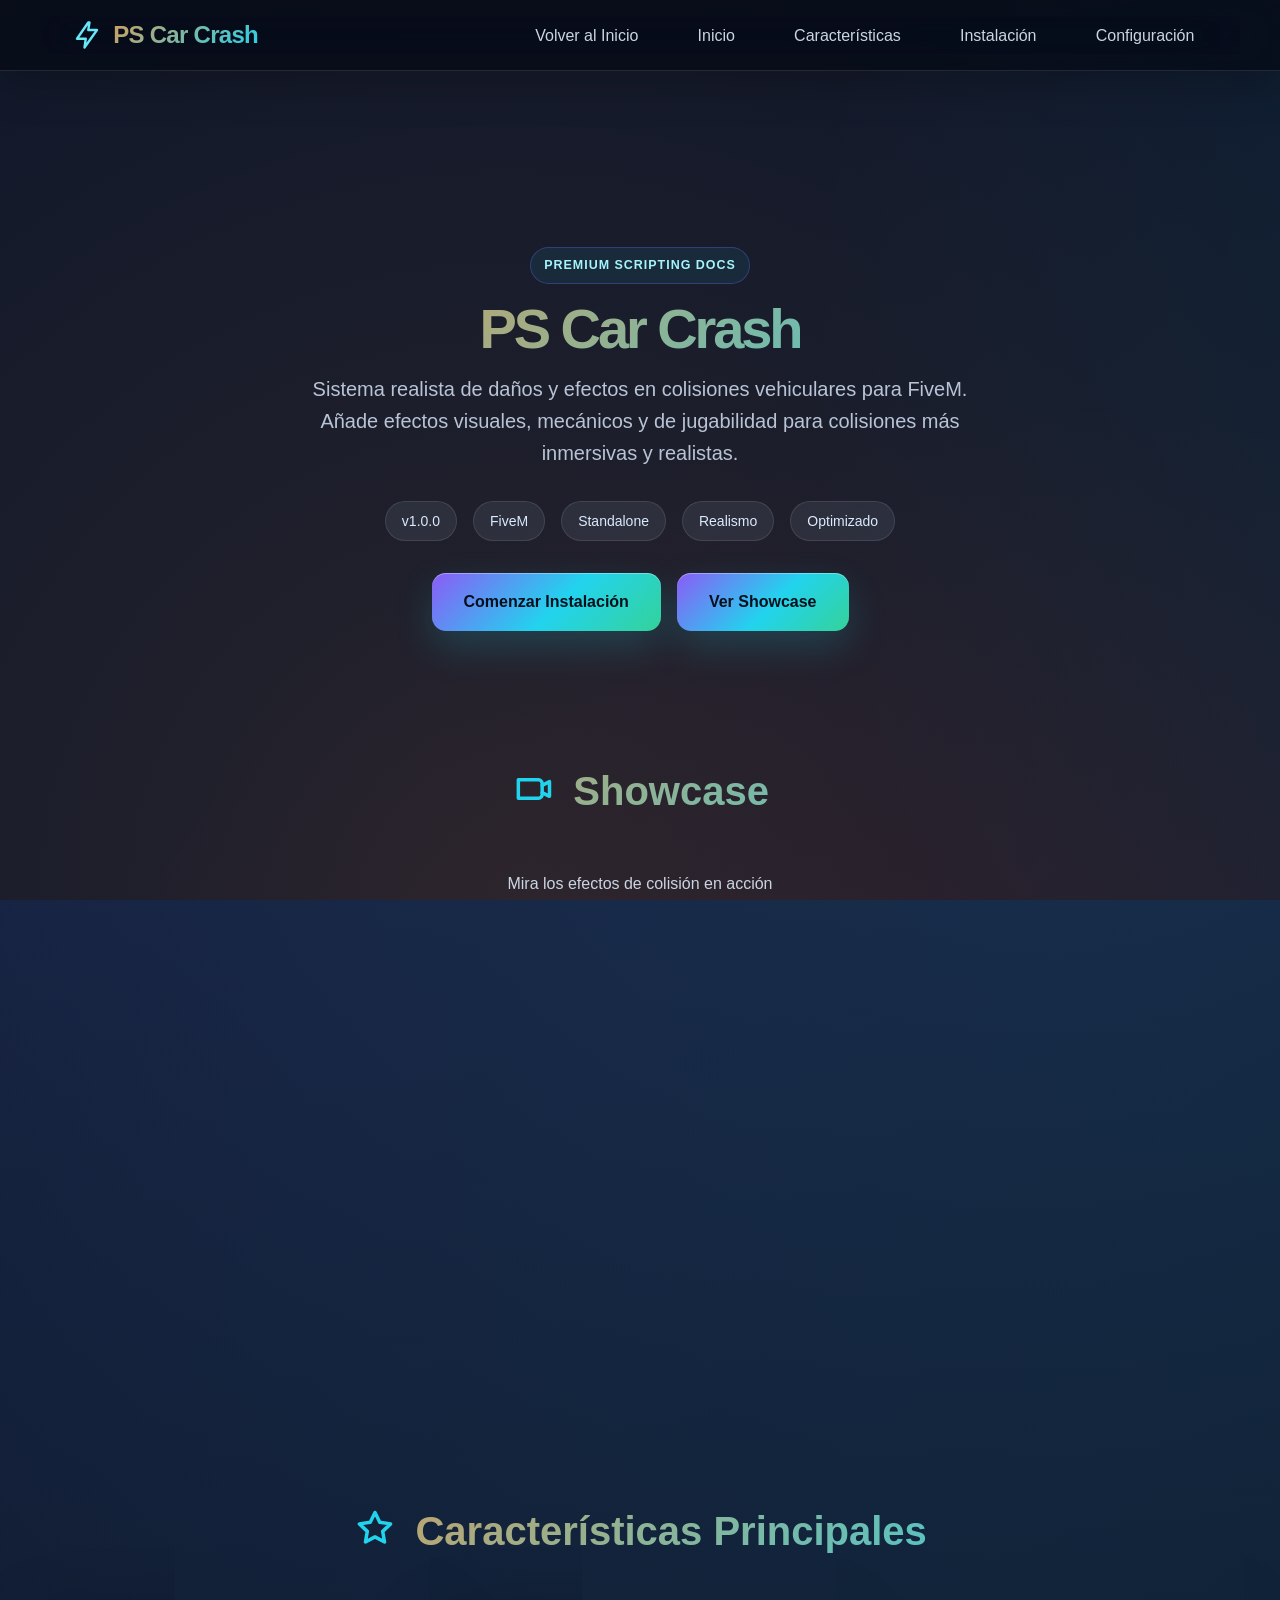
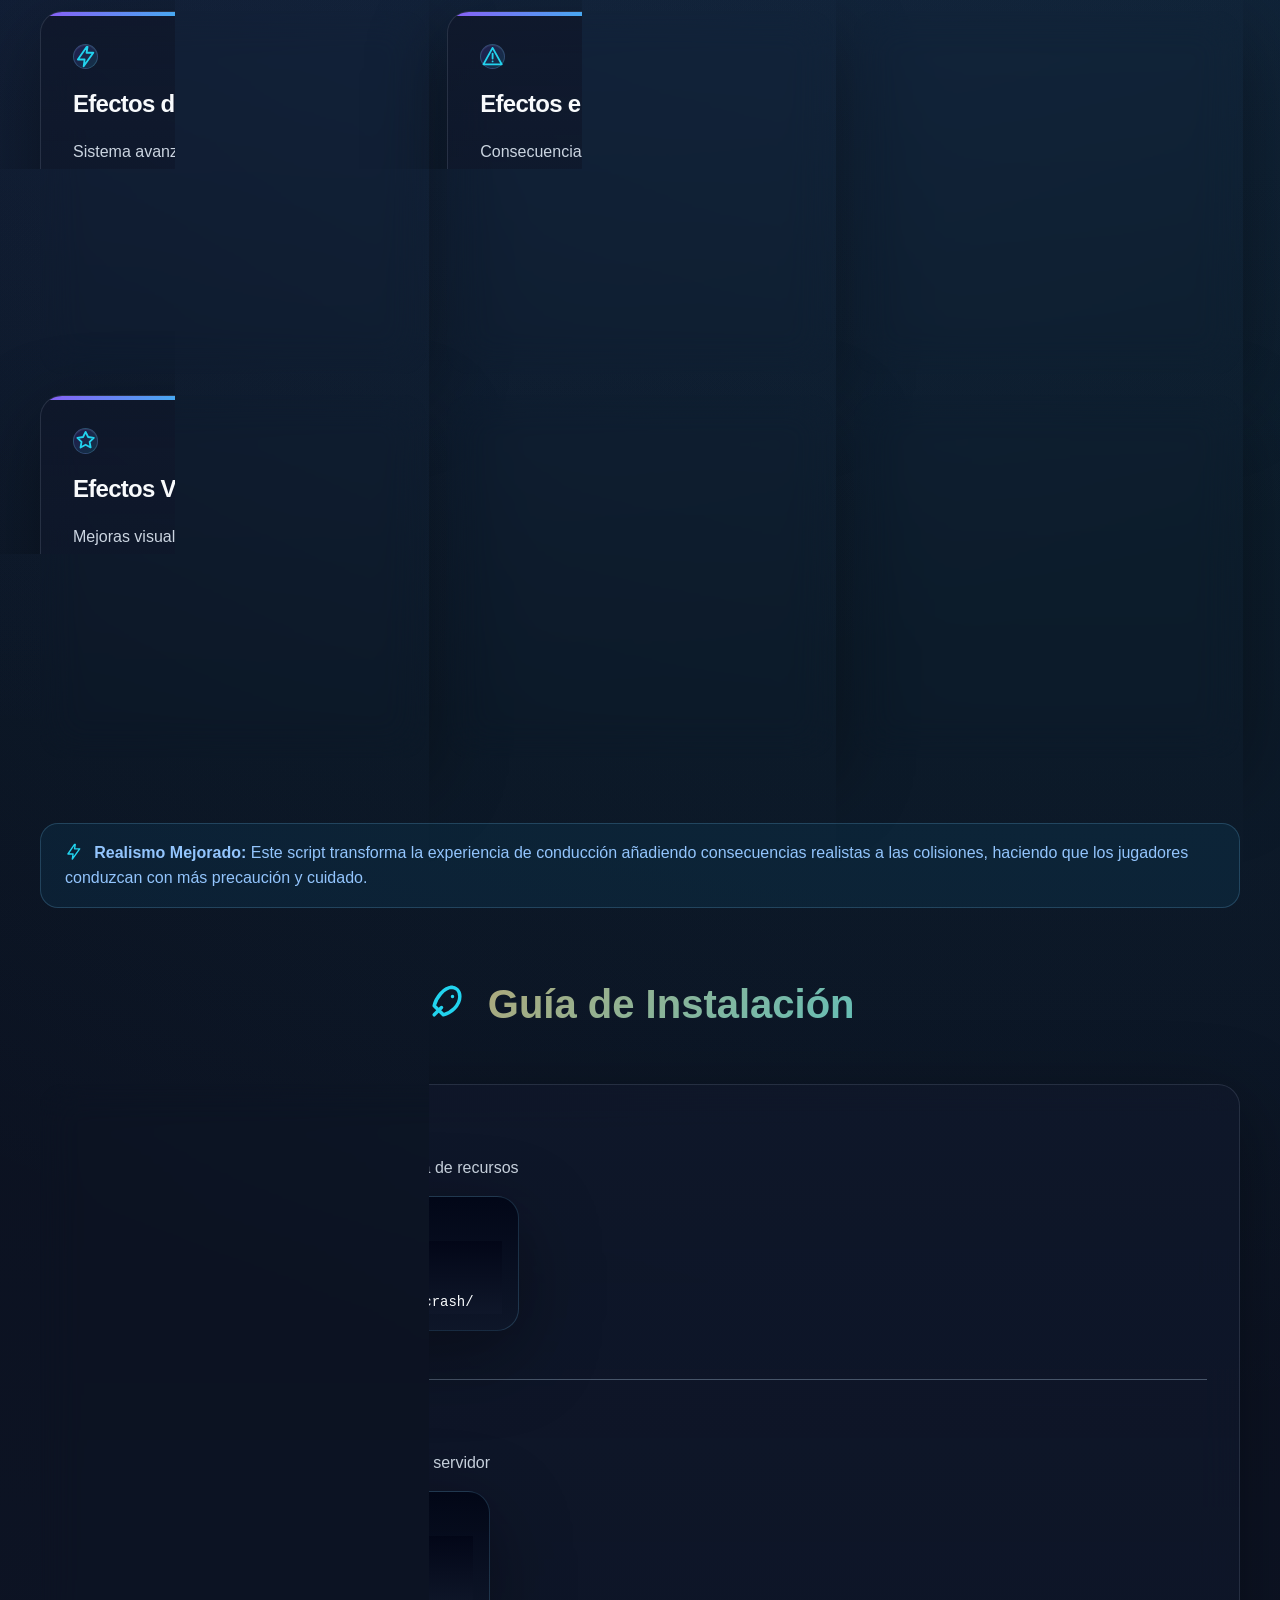
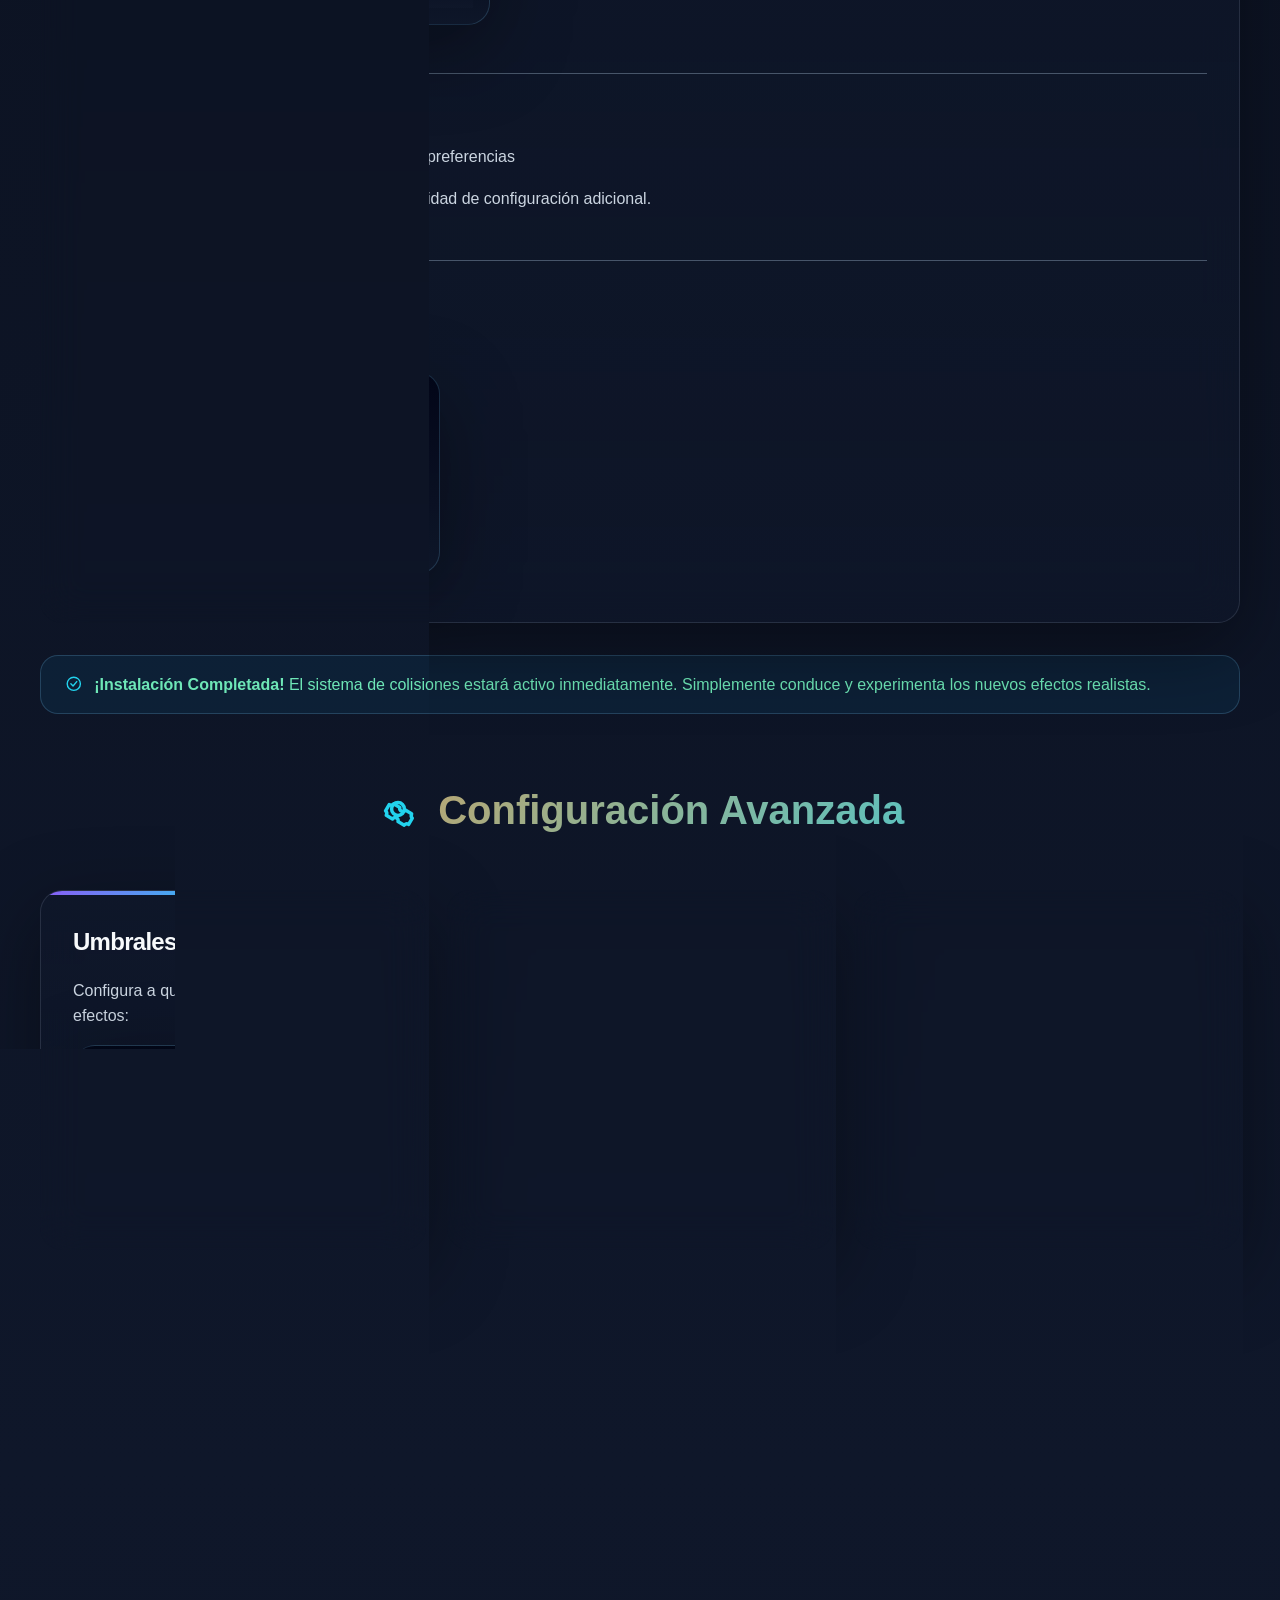
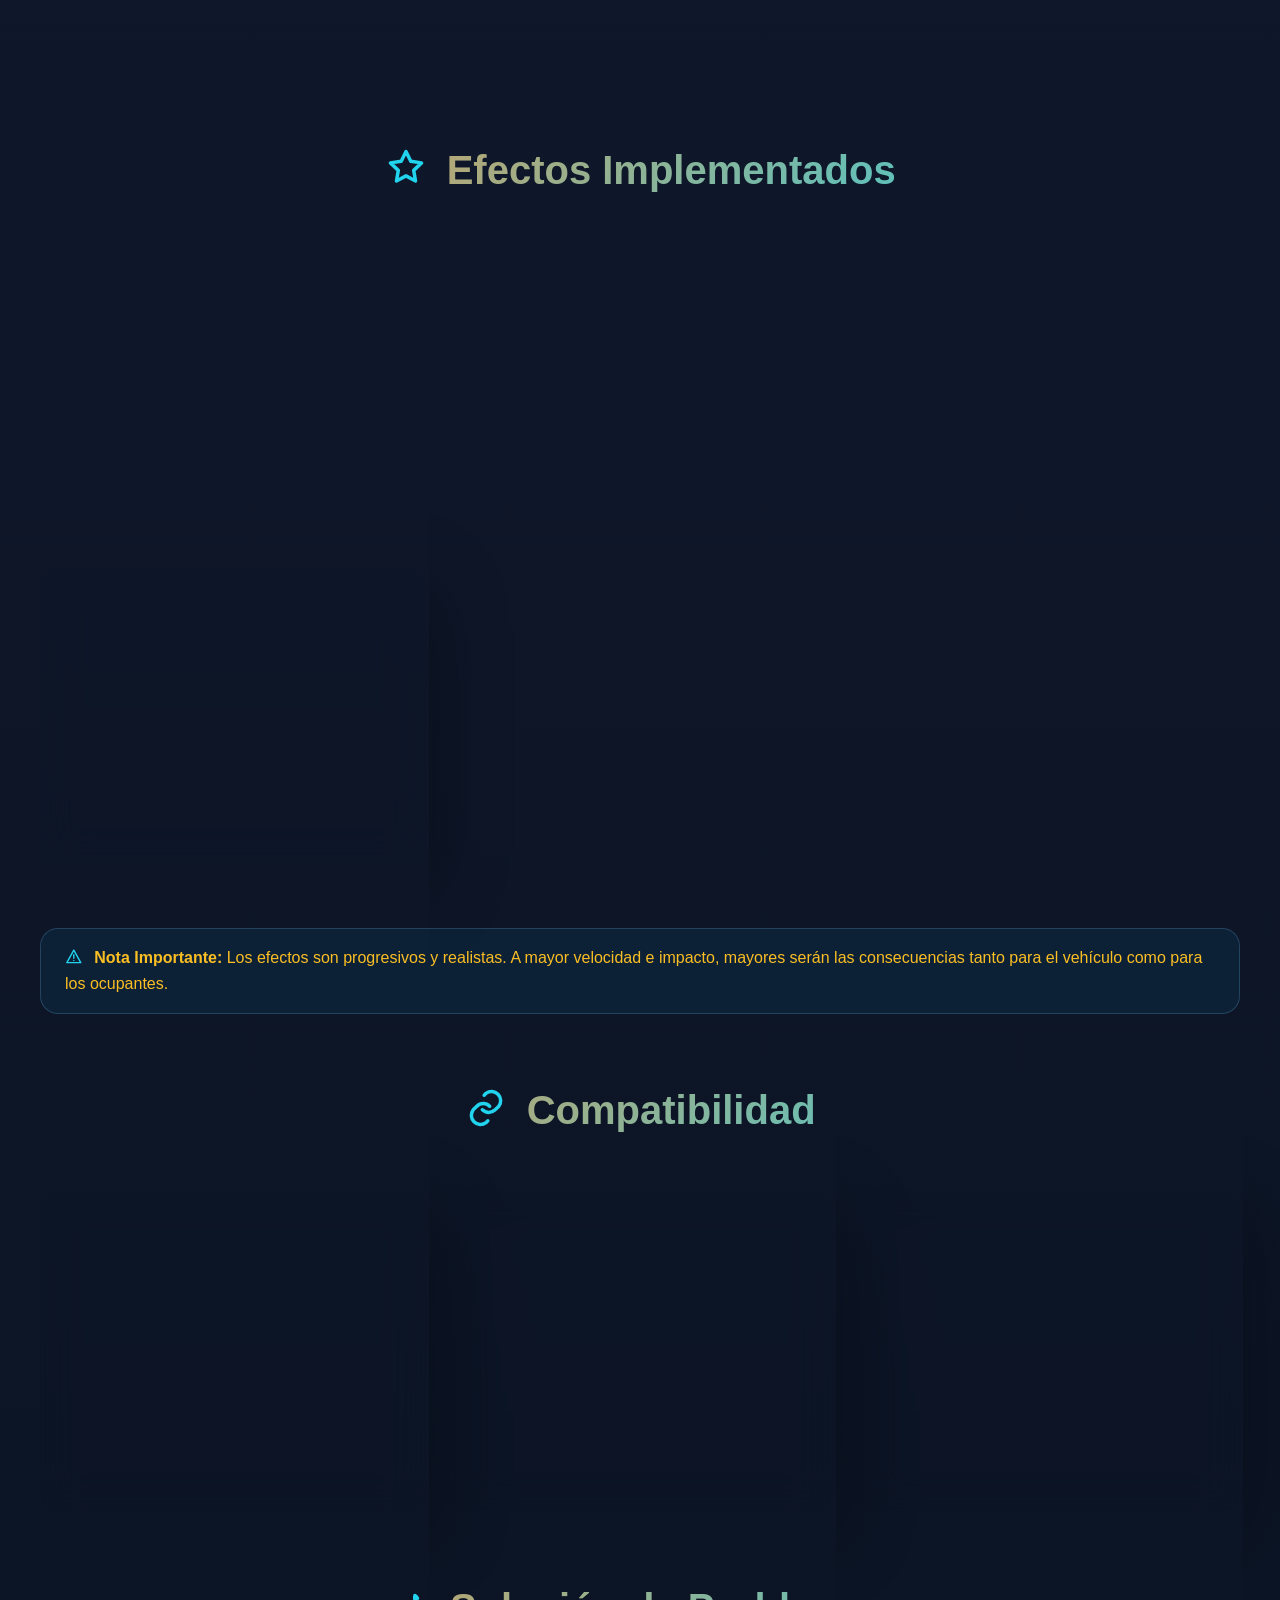
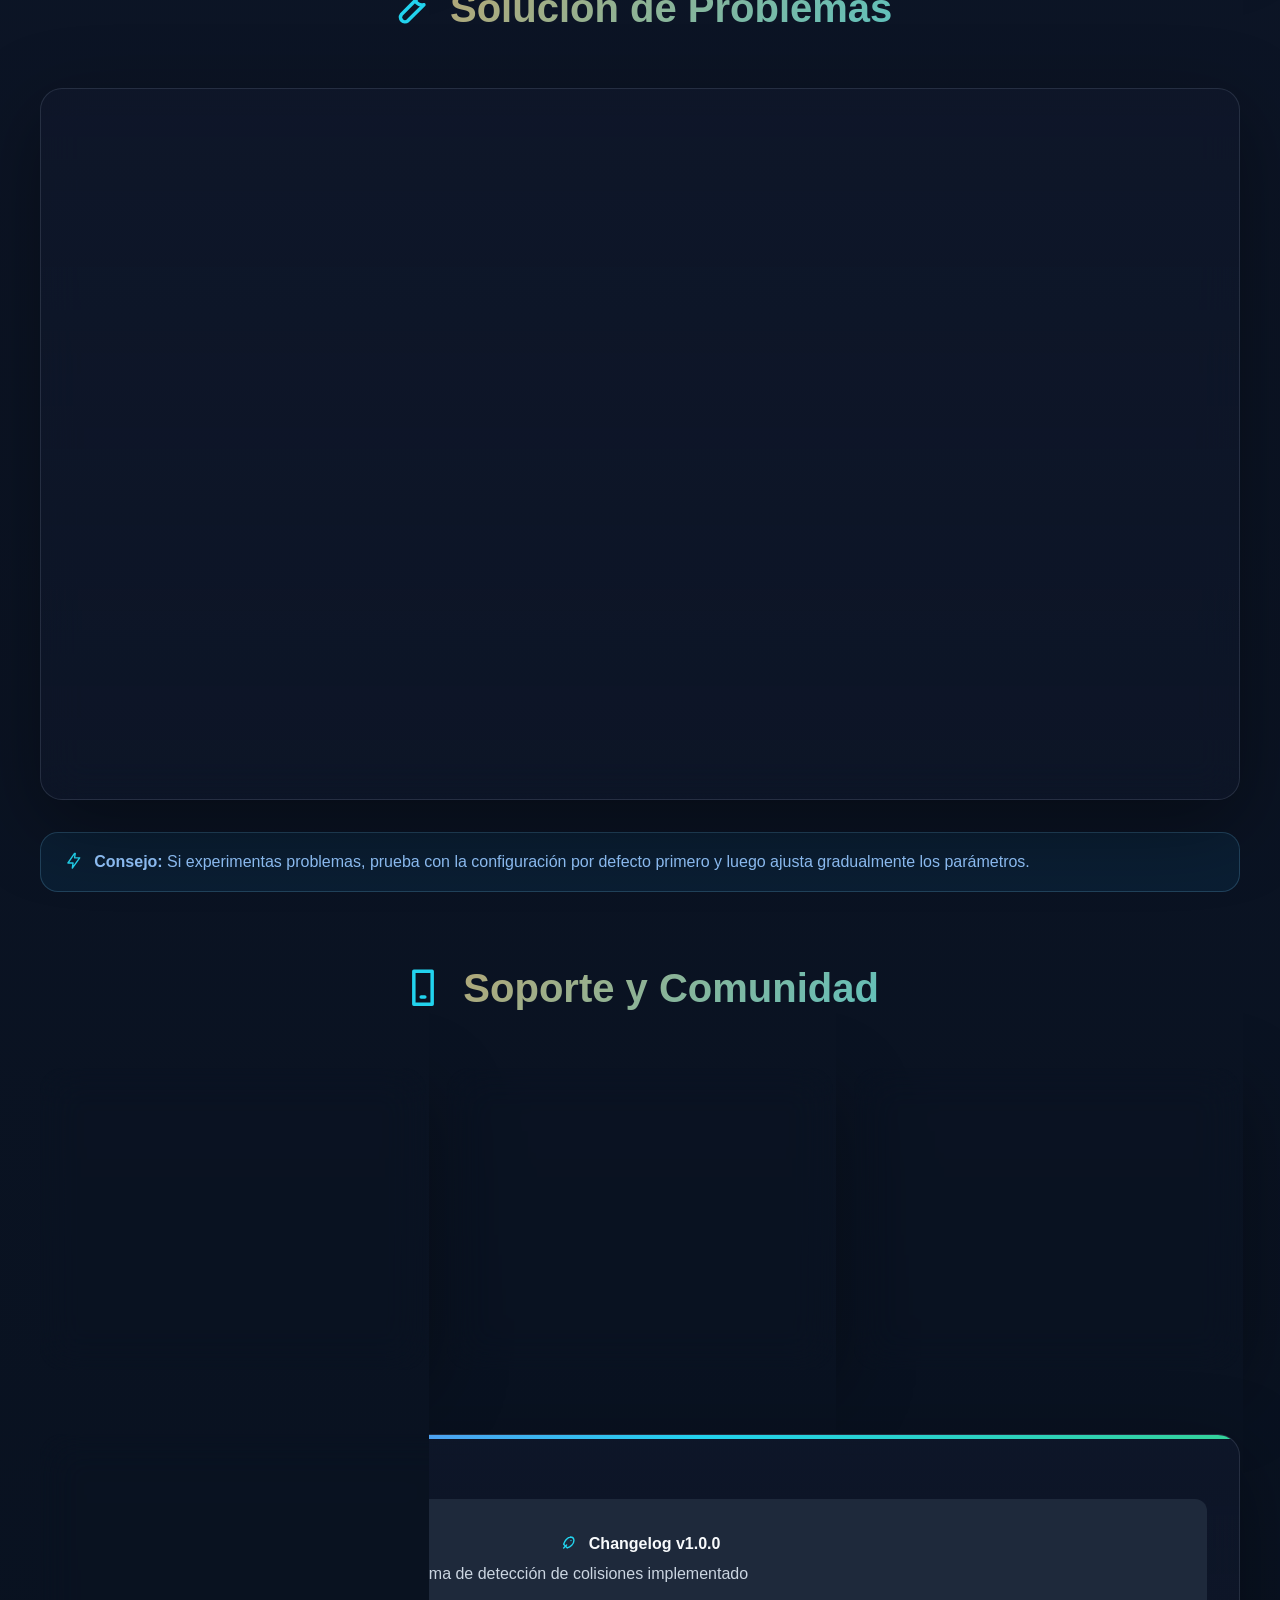
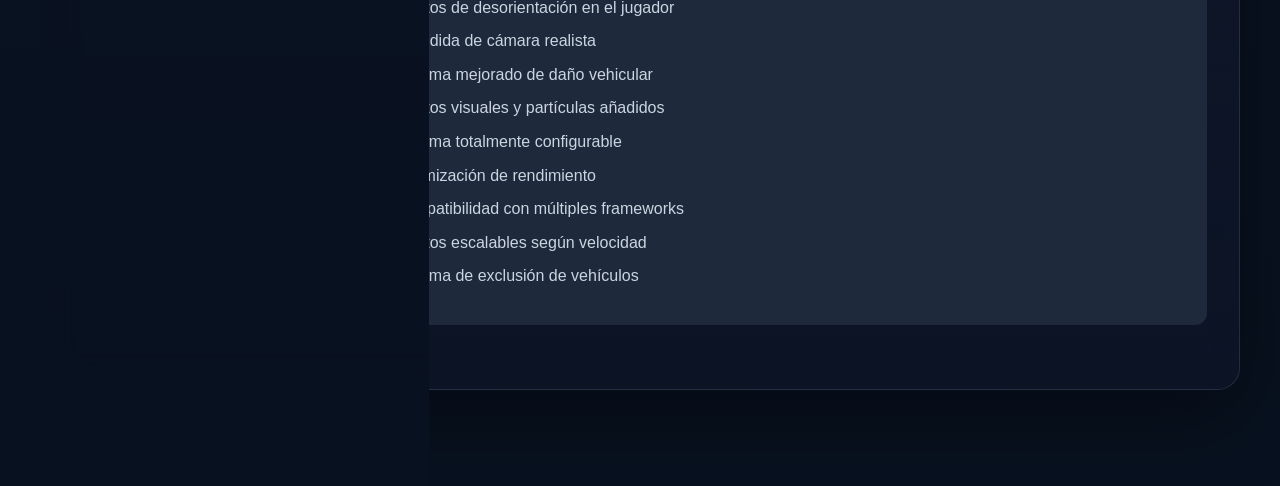
<file: carcrash.html>
<!DOCTYPE html>
<html lang="es">
<head>
    <meta charset="UTF-8">
    <meta name="viewport" content="width=device-width, initial-scale=1.0">
    <title>PS Car Crash - Documentación</title>
    <style>
        * {
            margin: 0;
            padding: 0;
            box-sizing: border-box;
        }

        :root {
            --primary: #fb923c;
            --primary-dark: #f97316;
            --secondary: #22d3ee;
            --dark: #0f172a;
            --dark-secondary: #1e293b;
            --dark-tertiary: #334155;
            --text-primary: #f8fafc;
            --text-secondary: #cbd5e1;
            --text-muted: #94a3b8;
            --border: #475569;
            --glass-bg: rgba(15, 23, 42, 0.8);
            --gradient: linear-gradient(135deg, var(--primary), var(--secondary));
            --success: #10b981;
            --warning: #f59e0b;
            --danger: #ef4444;
        }

        body {
            font-family: 'Inter', -apple-system, BlinkMacSystemFont, sans-serif;
            background: var(--dark);
            color: var(--text-primary);
            line-height: 1.6;
            overflow-x: hidden;
        }

        .bg-animation {
            position: fixed;
            top: 0;
            left: 0;
            width: 100%;
            height: 100%;
            z-index: -1;
            background: var(--dark);
            overflow: hidden;
        }

        .bg-animation::before {
            content: '';
            position: absolute;
            width: 200%;
            height: 200%;
            background: radial-gradient(circle at 20% 50%, rgba(251, 146, 60, 0.1) 0%, transparent 50%),
                        radial-gradient(circle at 80% 20%, rgba(34, 211, 238, 0.1) 0%, transparent 50%),
                        radial-gradient(circle at 40% 80%, rgba(239, 68, 68, 0.1) 0%, transparent 50%);
            animation: float 20s ease-in-out infinite;
        }

        @keyframes float {
            0%, 100% { transform: translateY(0px) rotate(0deg); }
            50% { transform: translateY(-20px) rotate(180deg); }
        }

        .header {
            position: fixed;
            top: 0;
            left: 0;
            right: 0;
            background: var(--glass-bg);
            backdrop-filter: blur(20px);
            border-bottom: 1px solid var(--border);
            z-index: 1000;
            padding: 1rem 0;
        }

        .nav {
            max-width: 1200px;
            margin: 0 auto;
            display: flex;
            justify-content: space-between;
            align-items: center;
            padding: 0 2rem;
        }

        .logo {
            font-size: 1.5rem;
            font-weight: 700;
            background: var(--gradient);
            -webkit-background-clip: text;
            -webkit-text-fill-color: transparent;
            background-clip: text;
        }

        .nav-links {
            display: flex;
            gap: 2rem;
            list-style: none;
        }

        .nav-links a {
            color: var(--text-secondary);
            text-decoration: none;
            transition: color 0.3s ease;
            position: relative;
        }

        .nav-links a:hover {
            color: var(--text-primary);
        }

        .nav-links a::after {
            content: '';
            position: absolute;
            bottom: -5px;
            left: 0;
            width: 0;
            height: 2px;
            background: var(--gradient);
            transition: width 0.3s ease;
        }

        .nav-links a:hover::after {
            width: 100%;
        }

        .main {
            margin-top: 80px;
            padding: 2rem;
        }

        .container {
            max-width: 1200px;
            margin: 0 auto;
        }

        .hero {
            text-align: center;
            padding: 4rem 0;
            margin-bottom: 4rem;
        }

        .hero h1 {
            font-size: 3.5rem;
            font-weight: 800;
            margin-bottom: 1rem;
            background: var(--gradient);
            -webkit-background-clip: text;
            -webkit-text-fill-color: transparent;
            background-clip: text;
            animation: fadeInUp 1s ease;
        }

        .hero p {
            font-size: 1.25rem;
            color: var(--text-secondary);
            max-width: 700px;
            margin: 0 auto 2rem;
            animation: fadeInUp 1s ease 0.2s both;
        }

        .hero-badges {
            display: flex;
            justify-content: center;
            gap: 1rem;
            flex-wrap: wrap;
            margin-bottom: 2rem;
            animation: fadeInUp 1s ease 0.3s both;
        }

        .badge {
            padding: 0.5rem 1rem;
            background: var(--dark-tertiary);
            border: 1px solid var(--border);
            border-radius: 20px;
            font-size: 0.875rem;
            color: var(--text-secondary);
        }

        .badge.version {
            background: var(--primary);
            color: white;
            border-color: var(--primary);
        }

        .cta-buttons {
            display: flex;
            justify-content: center;
            gap: 1rem;
            flex-wrap: wrap;
            animation: fadeInUp 1s ease 0.4s both;
        }

        .cta-button {
            display: inline-block;
            padding: 1rem 2rem;
            border-radius: 10px;
            font-weight: 600;
            text-decoration: none;
            transition: transform 0.3s ease, box-shadow 0.3s ease;
        }

        .cta-button.primary {
            background: var(--gradient);
            color: white;
        }

        .cta-button.secondary {
            background: transparent;
            color: var(--text-primary);
            border: 2px solid var(--border);
        }

        .cta-button:hover {
            transform: translateY(-2px);
        }

        .cta-button.primary:hover {
            box-shadow: 0 20px 40px rgba(251, 146, 60, 0.3);
        }

        @keyframes fadeInUp {
            from {
                opacity: 0;
                transform: translateY(30px);
            }
            to {
                opacity: 1;
                transform: translateY(0);
            }
        }

        .section {
            margin-bottom: 4rem;
        }

        .section h2 {
            font-size: 2.5rem;
            text-align: center;
            margin-bottom: 3rem;
            background: var(--gradient);
            -webkit-background-clip: text;
            -webkit-text-fill-color: transparent;
            background-clip: text;
        }

        .features-grid {
            display: grid;
            grid-template-columns: repeat(auto-fit, minmax(300px, 1fr));
            gap: 2rem;
            margin-bottom: 4rem;
        }

        .feature-card {
            background: var(--glass-bg);
            backdrop-filter: blur(20px);
            border: 1px solid var(--border);
            border-radius: 20px;
            padding: 2rem;
            transition: transform 0.3s ease, box-shadow 0.3s ease;
            position: relative;
            overflow: hidden;
        }

        .feature-card::before {
            content: '';
            position: absolute;
            top: 0;
            left: 0;
            right: 0;
            height: 4px;
            background: var(--gradient);
        }

        .feature-card:hover {
            transform: translateY(-5px);
            box-shadow: 0 25px 50px rgba(0, 0, 0, 0.3);
        }

        .feature-icon {
            font-size: 3rem;
            margin-bottom: 1rem;
            background: var(--gradient);
            -webkit-background-clip: text;
            -webkit-text-fill-color: transparent;
            background-clip: text;
        }

        .feature-card h3 {
            font-size: 1.5rem;
            margin-bottom: 1rem;
            color: var(--text-primary);
        }

        .feature-card p {
            color: var(--text-secondary);
            margin-bottom: 1rem;
        }

        .feature-list {
            list-style: none;
            padding: 0;
        }

        .feature-list li {
            padding: 0.25rem 0;
            color: var(--text-secondary);
            position: relative;
            padding-left: 1.5rem;
        }

        .feature-list li::before {
            content: '';
            position: absolute;
            left: 0;
            color: var(--success);
            font-weight: bold;
        }

        .code-block {
            background: var(--dark-secondary);
            border: 1px solid var(--border);
            border-radius: 8px;
            padding: 1rem;
            margin: 1rem 0;
            overflow-x: auto;
            position: relative;
        }

        .code-block pre {
            margin: 0;
            color: var(--text-primary);
            font-family: 'Monaco', 'Menlo', 'Ubuntu Mono', monospace;
            font-size: 0.875rem;
        }

        .installation-steps {
            background: var(--glass-bg);
            backdrop-filter: blur(20px);
            border: 1px solid var(--border);
            border-radius: 20px;
            padding: 2rem;
            margin-bottom: 2rem;
        }

        .step {
            display: flex;
            align-items: flex-start;
            gap: 1rem;
            margin-bottom: 2rem;
            padding-bottom: 2rem;
            border-bottom: 1px solid var(--border);
        }

        .step:last-child {
            border-bottom: none;
            margin-bottom: 0;
            padding-bottom: 0;
        }

        .step-number {
            background: var(--gradient);
            color: white;
            width: 40px;
            height: 40px;
            border-radius: 50%;
            display: flex;
            align-items: center;
            justify-content: center;
            font-weight: bold;
            flex-shrink: 0;
        }

        .step-content h3 {
            margin-bottom: 0.5rem;
            color: var(--text-primary);
        }

        .step-content p {
            color: var(--text-secondary);
            margin-bottom: 1rem;
        }

        .alert {
            padding: 1rem 1.5rem;
            border-radius: 10px;
            margin: 1rem 0;
            border-left: 4px solid;
        }

        .alert-info {
            background: rgba(59, 130, 246, 0.1);
            border-color: #3b82f6;
            color: #93c5fd;
        }

        .alert-warning {
            background: rgba(245, 158, 11, 0.1);
            border-color: var(--warning);
            color: #fbbf24;
        }

        .alert-success {
            background: rgba(16, 185, 129, 0.1);
            border-color: var(--success);
            color: #6ee7b7;
        }

        @media (max-width: 768px) {
            .nav-links {
                display: none;
            }
            
            .hero h1 {
                font-size: 2.5rem;
            }
            
            .features-grid {
                grid-template-columns: 1fr;
            }
        }
    </style>
    <link rel="stylesheet" href="assets/docs-premium.css">
</head>
<body>
    <div class="bg-animation"></div>
    
    <header class="header">
        <nav class="nav">
            <div class="logo"><svg class="icon icon-inline" aria-hidden="true"><use href="assets/icons.svg#bolt"></use></svg> PS Car Crash</div>
            <ul class="nav-links">
                <li><a href="index.html">Volver al Inicio</a></li>
                <li><a href="#inicio">Inicio</a></li>
                <li><a href="#features">Características</a></li>
                <li><a href="#installation">Instalación</a></li>
                <li><a href="#config">Configuración</a></li>
            </ul>
        </nav>
    </header>

    <main class="main">
        <div class="container">
            <section class="hero" id="inicio">
                <h1>PS Car Crash</h1>
                <p>Sistema realista de daños y efectos en colisiones vehiculares para FiveM. Añade efectos visuales, mecánicos y de jugabilidad para colisiones más inmersivas y realistas.</p>
                
                <div class="hero-badges">
                    <span class="badge version">v1.0.0</span>
                    <span class="badge">FiveM</span>
                    <span class="badge">Standalone</span>
                    <span class="badge">Realismo</span>
                    <span class="badge">Optimizado</span>
                </div>

                <div class="cta-buttons">
                    <a href="#installation" class="cta-button primary">Comenzar Instalación</a>
                    <a href="#showcase" class="cta-button secondary">Ver Showcase</a>
                </div>
            </section>

            <section class="section" id="showcase">
                <h2><svg class="icon icon-inline" aria-hidden="true"><use href="assets/icons.svg#video"></use></svg> Showcase</h2>
                <p style="text-align: center; color: var(--text-secondary); margin-bottom: 2rem;">Mira los efectos de colisión en acción</p>
                
                <div style="max-width: 900px; margin: 0 auto;">
                    <div style="position: relative; padding-bottom: 56.25%; height: 0; overflow: hidden; border-radius: 15px;">
                        <iframe 
                            style="position: absolute; top: 0; left: 0; width: 100%; height: 100%;"
                            src="https://www.youtube.com/embed/A6US_0KA6ds" 
                            title="PS Car Crash Showcase" 
                            frameborder="0" 
                            allow="accelerometer; autoplay; clipboard-write; encrypted-media; gyroscope; picture-in-picture; web-share" 
                            allowfullscreen>
                        </iframe>
                    </div>
                </div>
            </section>

            <section class="section" id="features">
                <h2><svg class="icon icon-inline" aria-hidden="true"><use href="assets/icons.svg#star"></use></svg> Características Principales</h2>
                
                <div class="features-grid">
                    <div class="feature-card">
                        <div class="feature-icon"><svg class="icon icon-inline" aria-hidden="true"><use href="assets/icons.svg#bolt"></use></svg></div>
                        <h3>Efectos de Colisión Realistas</h3>
                        <p>Sistema avanzado de detección y respuesta a colisiones vehiculares.</p>
                        <ul class="feature-list">
                            <li>Detección precisa de impactos</li>
                            <li>Cálculo de velocidad y fuerza</li>
                            <li>Efectos escalables según intensidad</li>
                            <li>Compatibilidad con todos los vehículos</li>
                        </ul>
                    </div>

                    <div class="feature-card">
                        <div class="feature-icon"><svg class="icon icon-inline" aria-hidden="true"><use href="assets/icons.svg#alert"></use></svg></div>
                        <h3>Efectos en el Jugador</h3>
                        <p>Consecuencias realistas para el conductor tras colisiones fuertes.</p>
                        <ul class="feature-list">
                            <li>Efecto de desorientación</li>
                            <li>Sacudida de cámara</li>
                            <li>Pérdida temporal de control</li>
                            <li>Daño escalable al personaje</li>
                        </ul>
                    </div>

                    <div class="feature-card">
                        <div class="feature-icon"><svg class="icon icon-inline" aria-hidden="true"><use href="assets/icons.svg#car"></use></svg></div>
                        <h3>Daño Vehicular Mejorado</h3>
                        <p>Sistema mejorado de daños mecánicos en vehículos.</p>
                        <ul class="feature-list">
                            <li>Daño visual progresivo</li>
                            <li>Afectación del rendimiento</li>
                            <li>Deformación realista</li>
                            <li>Sistema de piezas dañables</li>
                        </ul>
                    </div>

                    <div class="feature-card">
                        <div class="feature-icon"><svg class="icon icon-inline" aria-hidden="true"><use href="assets/icons.svg#star"></use></svg></div>
                        <h3>Efectos Visuales</h3>
                        <p>Mejoras visuales para colisiones más impactantes.</p>
                        <ul class="feature-list">
                            <li>Partículas de impacto</li>
                            <li>Efectos de humo y chispas</li>
                            <li>Distorsión de pantalla</li>
                            <li>Efectos de sonido mejorados</li>
                        </ul>
                    </div>

                    <div class="feature-card">
                        <div class="feature-icon"><svg class="icon icon-inline" aria-hidden="true"><use href="assets/icons.svg#settings"></use></svg></div>
                        <h3>Altamente Configurable</h3>
                        <p>Personaliza cada aspecto del sistema de colisiones.</p>
                        <ul class="feature-list">
                            <li>Umbrales de velocidad ajustables</li>
                            <li>Intensidad de efectos personalizable</li>
                            <li>Duración de efectos configurable</li>
                            <li>Activar/desactivar características</li>
                        </ul>
                    </div>

                    <div class="feature-card">
                        <div class="feature-icon"><svg class="icon icon-inline" aria-hidden="true"><use href="assets/icons.svg#bolt"></use></svg></div>
                        <h3>Optimizado y Ligero</h3>
                        <p>Código eficiente sin impacto en el rendimiento.</p>
                        <ul class="feature-list">
                            <li>Uso mínimo de recursos</li>
                            <li>Sin lag perceptible</li>
                            <li>Compatible con servidores grandes</li>
                            <li>Código limpio y optimizado</li>
                        </ul>
                    </div>
                </div>

                <div class="alert alert-info">
                    <strong><svg class="icon icon-inline" aria-hidden="true"><use href="assets/icons.svg#bolt"></use></svg> Realismo Mejorado:</strong> Este script transforma la experiencia de conducción añadiendo consecuencias realistas a las colisiones, haciendo que los jugadores conduzcan con más precaución y cuidado.
                </div>
            </section>

            <section class="section" id="installation">
                <h2><svg class="icon icon-inline" aria-hidden="true"><use href="assets/icons.svg#rocket"></use></svg> Guía de Instalación</h2>
                
                <div class="installation-steps">
                    <div class="step">
                        <div class="step-number">1</div>
                        <div class="step-content">
                            <h3>Descargar y Extraer</h3>
                            <p>Descarga el script y colócalo en tu carpeta de recursos</p>
                            <div class="code-block">
                                <pre># Estructura recomendada
resources/[smallResources]/ps_carcrash/</pre>
                            </div>
                        </div>
                    </div>

                    <div class="step">
                        <div class="step-number">2</div>
                        <div class="step-content">
                            <h3>Añadir al Server.cfg</h3>
                            <p>Asegura el recurso en tu configuración del servidor</p>
                            <div class="code-block">
                                <pre># Añadir al server.cfg
ensure ps_carcrash</pre>
                            </div>
                        </div>
                    </div>

                    <div class="step">
                        <div class="step-number">3</div>
                        <div class="step-content">
                            <h3>Configurar (Opcional)</h3>
                            <p>Personaliza el comportamiento según tus preferencias</p>
                            <p>El script funciona out-of-the-box sin necesidad de configuración adicional.</p>
                        </div>
                    </div>

                    <div class="step">
                        <div class="step-number">4</div>
                        <div class="step-content">
                            <h3>Reiniciar y Probar</h3>
                            <p>Reinicia el servidor y prueba el sistema</p>
                            <div class="code-block">
                                <pre># Reiniciar el recurso
restart ps_carcrash

# O reinicia el servidor completo
restart</pre>
                            </div>
                        </div>
                    </div>
                </div>

                <div class="alert alert-success">
                    <strong><svg class="icon icon-inline" aria-hidden="true"><use href="assets/icons.svg#check"></use></svg> ¡Instalación Completada!</strong> El sistema de colisiones estará activo inmediatamente. Simplemente conduce y experimenta los nuevos efectos realistas.
                </div>
            </section>

            <section class="section" id="config">
                <h2><svg class="icon icon-inline" aria-hidden="true"><use href="assets/icons.svg#settings"></use></svg> Configuración Avanzada</h2>
                
                <div class="features-grid">
                    <div class="feature-card">
                        <h3>Umbrales de Velocidad</h3>
                        <p>Configura a qué velocidades se activan los efectos:</p>
                        <div class="code-block">
                            <pre>Config.MinSpeedForEffects = 30.0  -- km/h mínimo
Config.MediumCrashSpeed = 60.0     -- Colisión media
Config.SevereCrashSpeed = 100.0    -- Colisión severa</pre>
                        </div>
                    </div>

                    <div class="feature-card">
                        <h3>Intensidad de Efectos</h3>
                        <p>Ajusta la intensidad de los efectos visuales:</p>
                        <div class="code-block">
                            <pre>Config.ScreenShakeIntensity = 1.0  -- 0.0 a 2.0
Config.DisorinetationTime = 5000   -- Milisegundos
Config.CameraShakeDuration = 2000  -- Milisegundos</pre>
                        </div>
                    </div>

                    <div class="feature-card">
                        <h3>Daño al Jugador</h3>
                        <p>Personaliza el daño recibido en colisiones:</p>
                        <div class="code-block">
                            <pre>Config.EnablePlayerDamage = true
Config.MinDamage = 10              -- Daño mínimo
Config.MaxDamage = 50              -- Daño máximo
Config.DamageMultiplier = 1.0      -- Multiplicador</pre>
                        </div>
                    </div>

                    <div class="feature-card">
                        <h3>Efectos Visuales</h3>
                        <p>Controla los efectos visuales durante colisiones:</p>
                        <div class="code-block">
                            <pre>Config.EnableScreenEffects = true
Config.EnableParticles = true
Config.EnableCameraShake = true
Config.EnableBlurEffect = true</pre>
                        </div>
                    </div>

                    <div class="feature-card">
                        <h3>Daño Vehicular</h3>
                        <p>Ajusta cómo afecta el daño a los vehículos:</p>
                        <div class="code-block">
                            <pre>Config.EnableVehicleDamage = true
Config.DamageBodywork = true
Config.DamageEngine = true
Config.DeformationMultiplier = 1.0</pre>
                        </div>
                    </div>

                    <div class="feature-card">
                        <h3>Exclusiones</h3>
                        <p>Define vehículos excluidos del sistema:</p>
                        <div class="code-block">
                            <pre>Config.ExcludedVehicles = {
    'ambulance',
    'firetruk',
    'police',
    -- Añade más aquí
}</pre>
                        </div>
                    </div>
                </div>
            </section>

            <section class="section" id="effects">
                <h2><svg class="icon icon-inline" aria-hidden="true"><use href="assets/icons.svg#star"></use></svg> Efectos Implementados</h2>
                
                <div class="features-grid">
                    <div class="feature-card">
                        <h3>Colisión Leve</h3>
                        <p><strong>Velocidad:</strong> 30-60 km/h</p>
                        <ul class="feature-list">
                            <li>Ligera sacudida de cámara</li>
                            <li>Pequeña desorientación (1-2s)</li>
                            <li>Daño mínimo al jugador (5-15 HP)</li>
                            <li>Daño cosmético al vehículo</li>
                        </ul>
                    </div>

                    <div class="feature-card">
                        <h3>Colisión Media</h3>
                        <p><strong>Velocidad:</strong> 60-100 km/h</p>
                        <ul class="feature-list">
                            <li>Sacudida de cámara notable</li>
                            <li>Desorientación media (3-5s)</li>
                            <li>Daño moderado al jugador (15-30 HP)</li>
                            <li>Daño mecánico al vehículo</li>
                        </ul>
                    </div>

                    <div class="feature-card">
                        <h3>Colisión Severa</h3>
                        <p><strong>Velocidad:</strong> +100 km/h</p>
                        <ul class="feature-list">
                            <li>Sacudida de cámara intensa</li>
                            <li>Desorientación severa (5-10s)</li>
                            <li>Daño alto al jugador (30-50 HP)</li>
                            <li>Daño crítico al vehículo</li>
                        </ul>
                    </div>

                    <div class="feature-card">
                        <h3>Efectos Adicionales</h3>
                        <p><strong>Según impacto:</strong></p>
                        <ul class="feature-list">
                            <li>Partículas de chispas</li>
                            <li>Humo del motor</li>
                            <li>Cristales rotos</li>
                            <li>Pérdida de control temporal</li>
                        </ul>
                    </div>
                </div>

                <div class="alert alert-warning">
                    <strong><svg class="icon icon-inline" aria-hidden="true"><use href="assets/icons.svg#alert"></use></svg> Nota Importante:</strong> Los efectos son progresivos y realistas. A mayor velocidad e impacto, mayores serán las consecuencias tanto para el vehículo como para los ocupantes.
                </div>
            </section>

            <section class="section" id="compatibility">
                <h2><svg class="icon icon-inline" aria-hidden="true"><use href="assets/icons.svg#link"></use></svg> Compatibilidad</h2>
                
                <div class="features-grid">
                    <div class="feature-card">
                        <h3><svg class="icon icon-inline" aria-hidden="true"><use href="assets/icons.svg#check"></use></svg> Compatible Con</h3>
                        <ul class="feature-list">
                            <li>ESX Legacy</li>
                            <li>QBCore</li>
                            <li>Modo Standalone</li>
                            <li>Todos los vehículos de GTA V</li>
                            <li>Vehículos personalizados</li>
                            <li>Scripts de daño existentes</li>
                        </ul>
                    </div>

                    <div class="feature-card">
                        <h3><svg class="icon icon-inline" aria-hidden="true"><use href="assets/icons.svg#check"></use></svg> Requisitos</h3>
                        <ul class="feature-list">
                            <li>FiveM actualizado</li>
                            <li>Artifacts recientes</li>
                            <li>Sin dependencias adicionales</li>
                            <li>Compatible con cualquier framework</li>
                        </ul>
                    </div>

                    <div class="feature-card">
                        <h3><svg class="icon icon-inline" aria-hidden="true"><use href="assets/icons.svg#bolt"></use></svg> Rendimiento</h3>
                        <ul class="feature-list">
                            <li>Uso mínimo de CPU (0.01ms)</li>
                            <li>Sin impacto en FPS</li>
                            <li>Optimizado para servidores grandes</li>
                            <li>Código eficiente y limpio</li>
                        </ul>
                    </div>
                </div>
            </section>

            <section class="section" id="troubleshooting">
                <h2><svg class="icon icon-inline" aria-hidden="true"><use href="assets/icons.svg#wrench"></use></svg> Solución de Problemas</h2>
                
                <div class="installation-steps">
                    <div class="step">
                        <div class="step-number"><svg class="icon icon-inline" aria-hidden="true"><use href="assets/icons.svg#alert"></use></svg></div>
                        <div class="step-content">
                            <h3>Los efectos no se activan</h3>
                            <ul class="feature-list">
                                <li>Verifica que el recurso esté iniciado</li>
                                <li>Comprueba la velocidad mínima configurada</li>
                                <li>Asegúrate de que no hay conflictos con otros scripts</li>
                                <li>Revisa la consola por errores</li>
                            </ul>
                        </div>
                    </div>

                    <div class="step">
                        <div class="step-number"><svg class="icon icon-inline" aria-hidden="true"><use href="assets/icons.svg#gamepad"></use></svg></div>
                        <div class="step-content">
                            <h3>Efectos demasiado intensos</h3>
                            <ul class="feature-list">
                                <li>Reduce Config.ScreenShakeIntensity</li>
                                <li>Aumenta los umbrales de velocidad</li>
                                <li>Reduce Config.DamageMultiplier</li>
                                <li>Ajusta la duración de efectos</li>
                            </ul>
                        </div>
                    </div>

                    <div class="step">
                        <div class="step-number"><svg class="icon icon-inline" aria-hidden="true"><use href="assets/icons.svg#car"></use></svg></div>
                        <div class="step-content">
                            <h3>Conflictos con otros scripts</h3>
                            <ul class="feature-list">
                                <li>Desactiva otros scripts de daño vehicular</li>
                                <li>Verifica la compatibilidad de eventos</li>
                                <li>Ajusta el orden de inicio en server.cfg</li>
                                <li>Revisa logs para identificar conflictos</li>
                            </ul>
                        </div>
                    </div>
                </div>

                <div class="alert alert-info">
                    <strong><svg class="icon icon-inline" aria-hidden="true"><use href="assets/icons.svg#bolt"></use></svg> Consejo:</strong> Si experimentas problemas, prueba con la configuración por defecto primero y luego ajusta gradualmente los parámetros.
                </div>
            </section>

            <section class="section" id="support">
                <h2><svg class="icon icon-inline" aria-hidden="true"><use href="assets/icons.svg#phone"></use></svg> Soporte y Comunidad</h2>
                
                <div class="features-grid">
                    <div class="feature-card">
                        <div class="feature-icon"><svg class="icon icon-inline" aria-hidden="true"><use href="assets/icons.svg#chat"></use></svg></div>
                        <h3>Comunidad</h3>
                        <p>Únete a nuestra comunidad para soporte y actualizaciones</p>
                        <a href="https://discord.gg/TCMuXFgVpw" class="cta-button secondary" style="display: inline-block; margin-top: 1rem;">Discord</a>
                    </div>

                    <div class="feature-card">
                        <div class="feature-icon"><svg class="icon icon-inline" aria-hidden="true"><use href="assets/icons.svg#bug"></use></svg></div>
                        <h3>Reportar Bugs</h3>
                        <p>Ayúdanos a mejorar reportando errores y sugerencias</p>
                        <a href="https://github.com/Pausiar" class="cta-button secondary" style="display: inline-block; margin-top: 1rem;">GitHub</a>
                    </div>

                    <div class="feature-card">
                        <div class="feature-icon"><svg class="icon icon-inline" aria-hidden="true"><use href="assets/icons.svg#book"></use></svg></div>
                        <h3>Documentación</h3>
                        <p>Guía completa de instalación y configuración</p>
                        <a href="#installation" class="cta-button secondary" style="display: inline-block; margin-top: 1rem;">Ver Guía</a>
                    </div>
                </div>
            </section>

            <section class="section">
                <div class="feature-card" style="text-align: center;">  
                    <div style="margin: 2rem 0; padding: 2rem; background: var(--dark-secondary); border-radius: 12px;">
                        <h4><svg class="icon icon-inline" aria-hidden="true"><use href="assets/icons.svg#rocket"></use></svg> Changelog v1.0.0</h4>
                        <ul class="feature-list" style="text-align: left; max-width: 600px; margin: 0 auto;">
                            <li><svg class="icon icon-inline" aria-hidden="true"><use href="assets/icons.svg#bolt"></use></svg> Sistema de detección de colisiones implementado</li>
                            <li><svg class="icon icon-inline" aria-hidden="true"><use href="assets/icons.svg#alert"></use></svg> Efectos de desorientación en el jugador</li>
                            <li><svg class="icon icon-inline" aria-hidden="true"><use href="assets/icons.svg#camera"></use></svg> Sacudida de cámara realista</li>
                            <li><svg class="icon icon-inline" aria-hidden="true"><use href="assets/icons.svg#car"></use></svg> Sistema mejorado de daño vehicular</li>
                            <li><svg class="icon icon-inline" aria-hidden="true"><use href="assets/icons.svg#star"></use></svg> Efectos visuales y partículas añadidos</li>
                            <li><svg class="icon icon-inline" aria-hidden="true"><use href="assets/icons.svg#settings"></use></svg> Sistema totalmente configurable</li>
                            <li><svg class="icon icon-inline" aria-hidden="true"><use href="assets/icons.svg#bolt"></use></svg> Optimización de rendimiento</li>
                            <li><svg class="icon icon-inline" aria-hidden="true"><use href="assets/icons.svg#wrench"></use></svg> Compatibilidad con múltiples frameworks</li>
                            <li><svg class="icon icon-inline" aria-hidden="true"><use href="assets/icons.svg#target"></use></svg> Efectos escalables según velocidad</li>
                            <li><svg class="icon icon-inline" aria-hidden="true"><use href="assets/icons.svg#shield"></use></svg> Sistema de exclusión de vehículos</li>
                        </ul>
                    </div>
                </div>
            </section>
        </div>
    </main>

    <script>
        // Smooth scrolling para enlaces internos
        document.querySelectorAll('a[href^="#"]').forEach(anchor => {
            anchor.addEventListener('click', function (e) {
                e.preventDefault();
                const target = document.querySelector(this.getAttribute('href'));
                if (target) {
                    target.scrollIntoView({
                        behavior: 'smooth',
                        block: 'start'
                    });
                }
            });
        });

        // Animación de aparición de elementos
        const observerOptions = {
            threshold: 0.1,
            rootMargin: '0px 0px -50px 0px'
        };

        const observer = new IntersectionObserver((entries) => {
            entries.forEach(entry => {
                if (entry.isIntersecting) {
                    entry.target.style.opacity = '1';
                    entry.target.style.transform = 'translateY(0)';
                }
            });
        }, observerOptions);

        document.querySelectorAll('.feature-card, .step').forEach(el => {
            el.style.opacity = '0';
            el.style.transform = 'translateY(20px)';
            el.style.transition = 'opacity 0.6s ease, transform 0.6s ease';
            observer.observe(el);
        });
    </script>
</body>
</html>
</file>
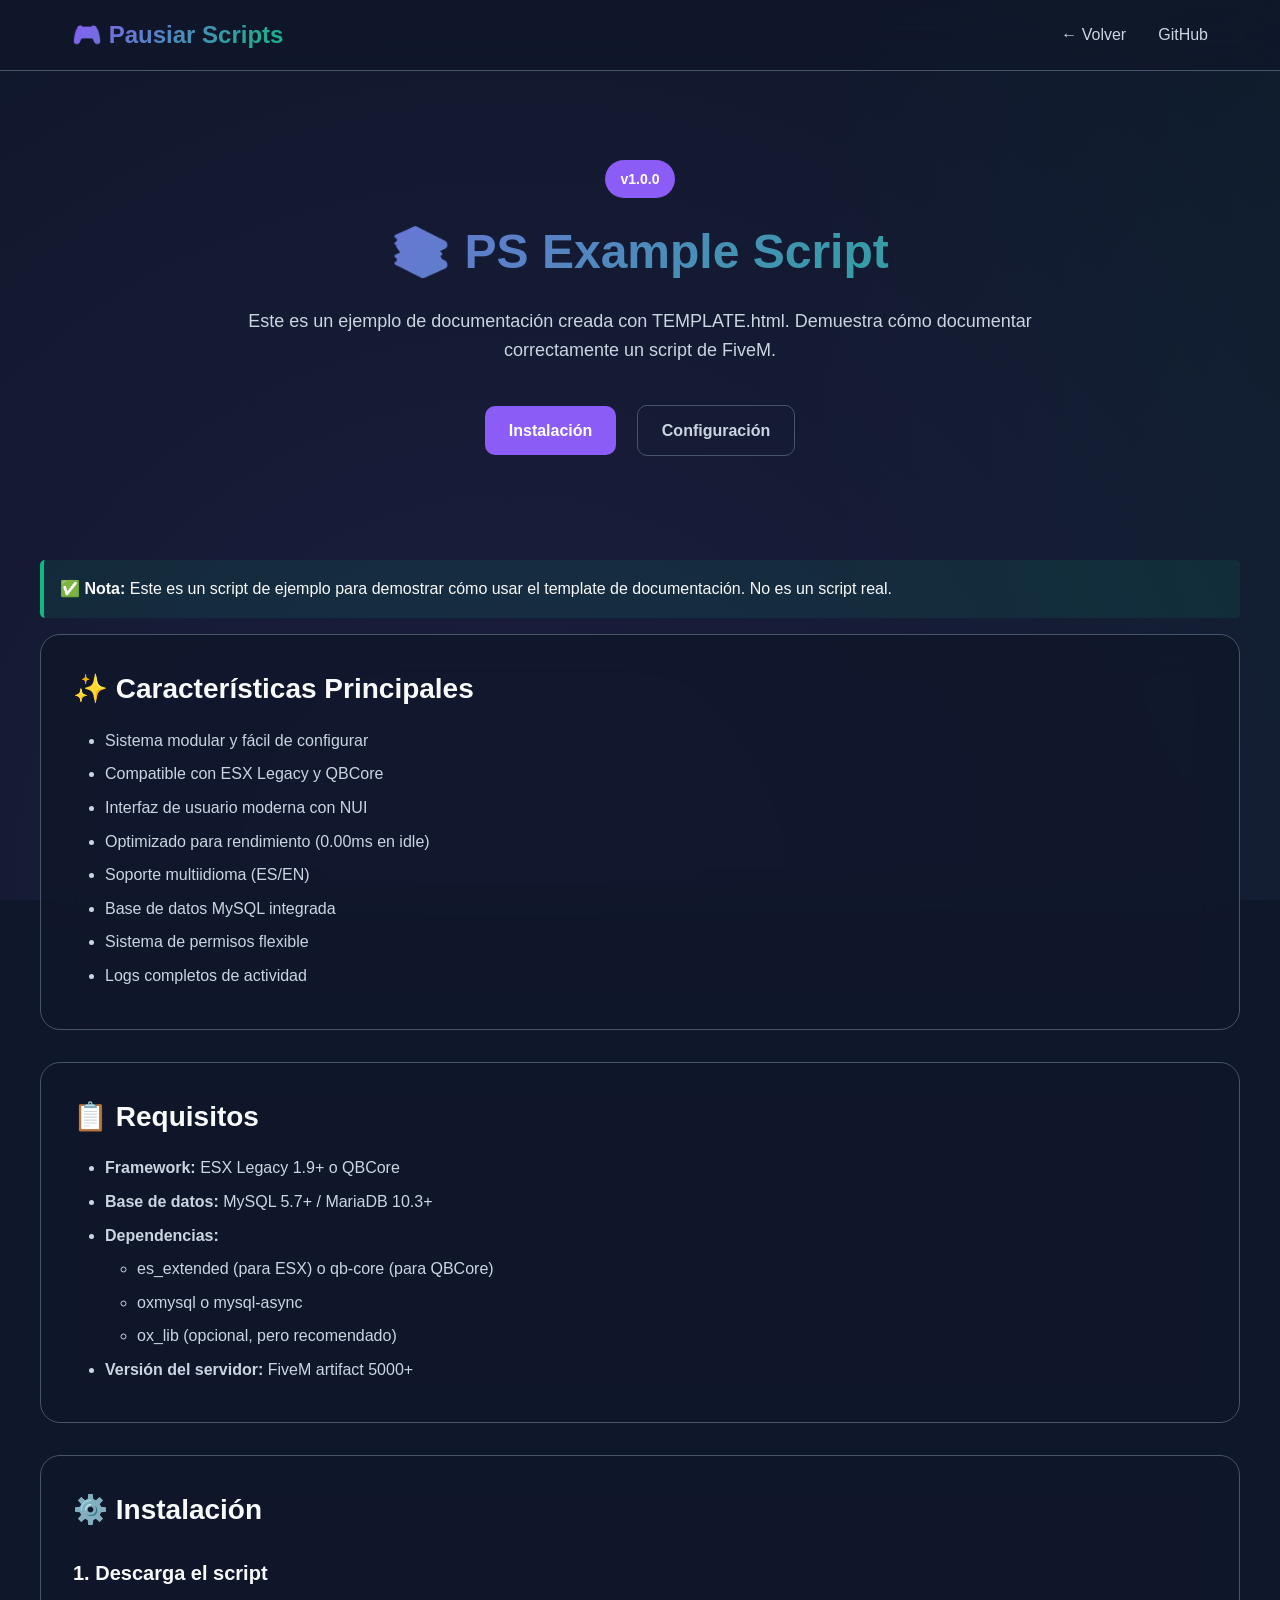
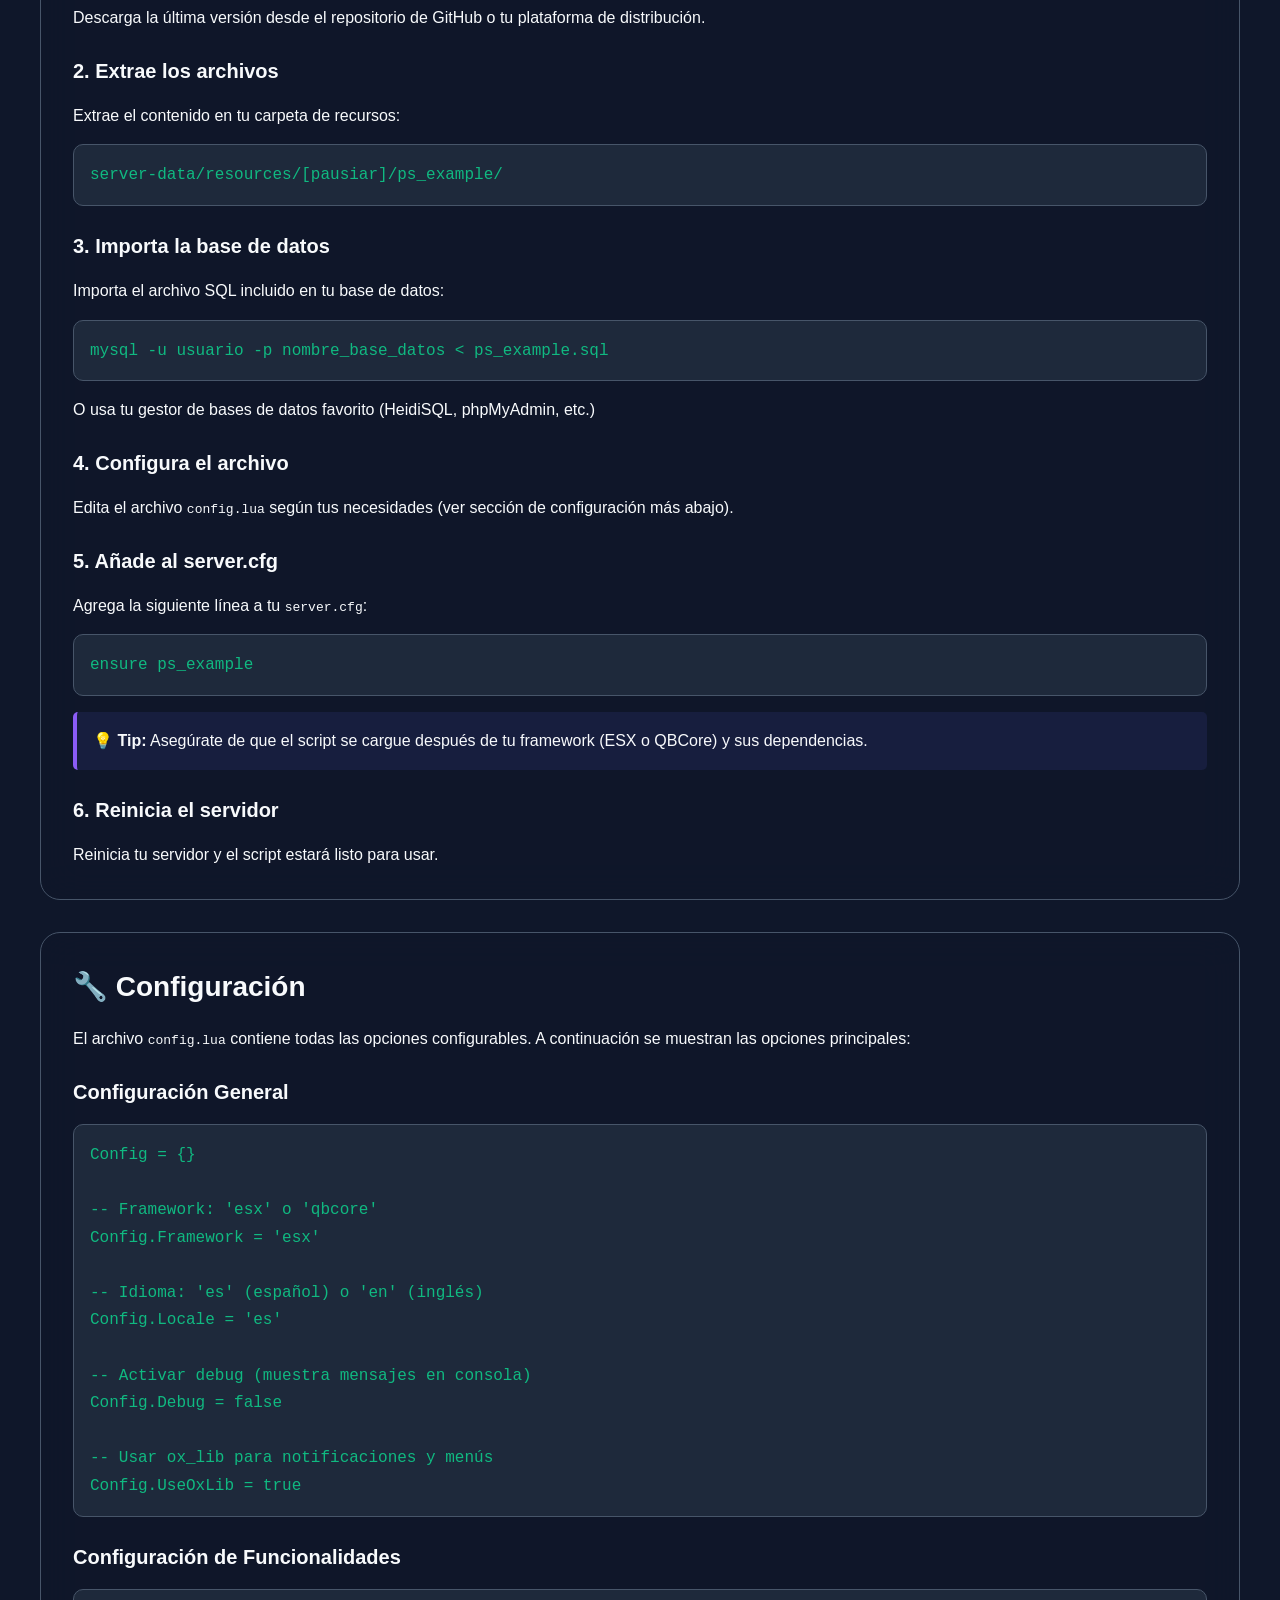
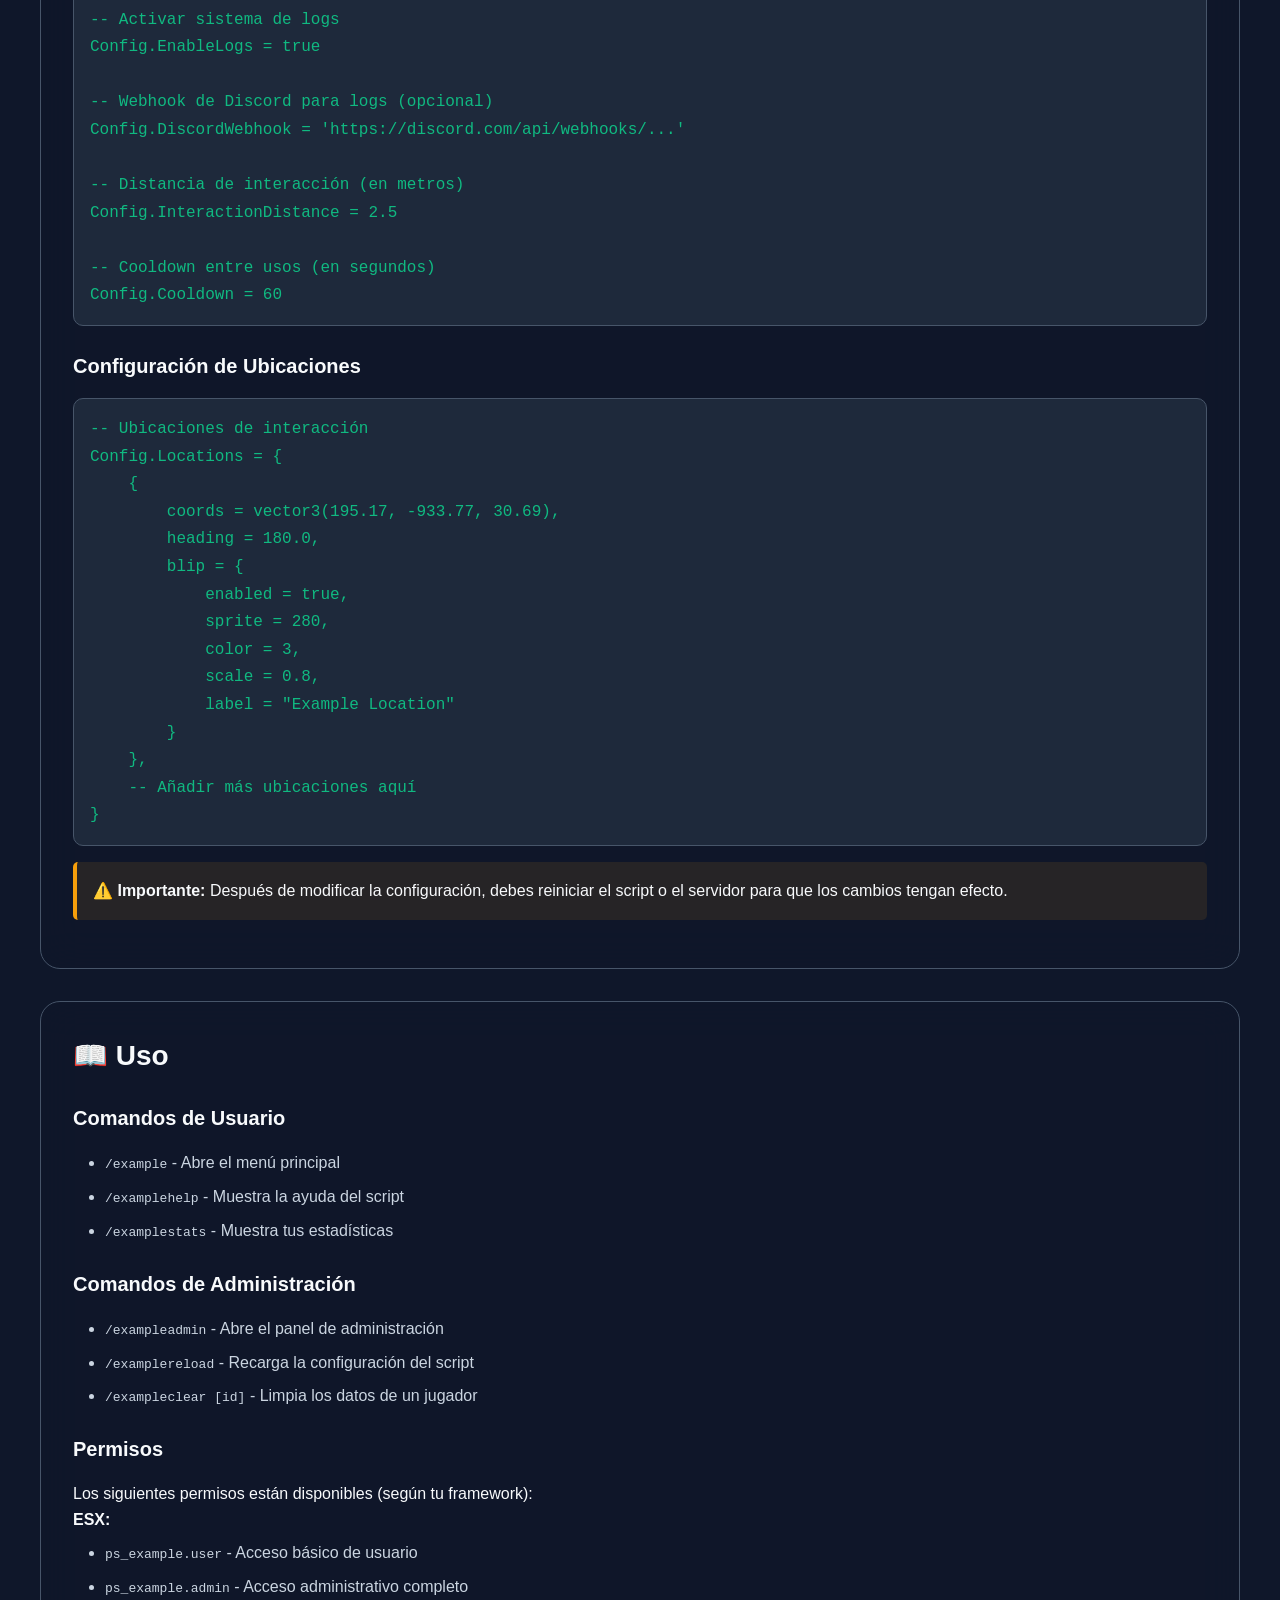
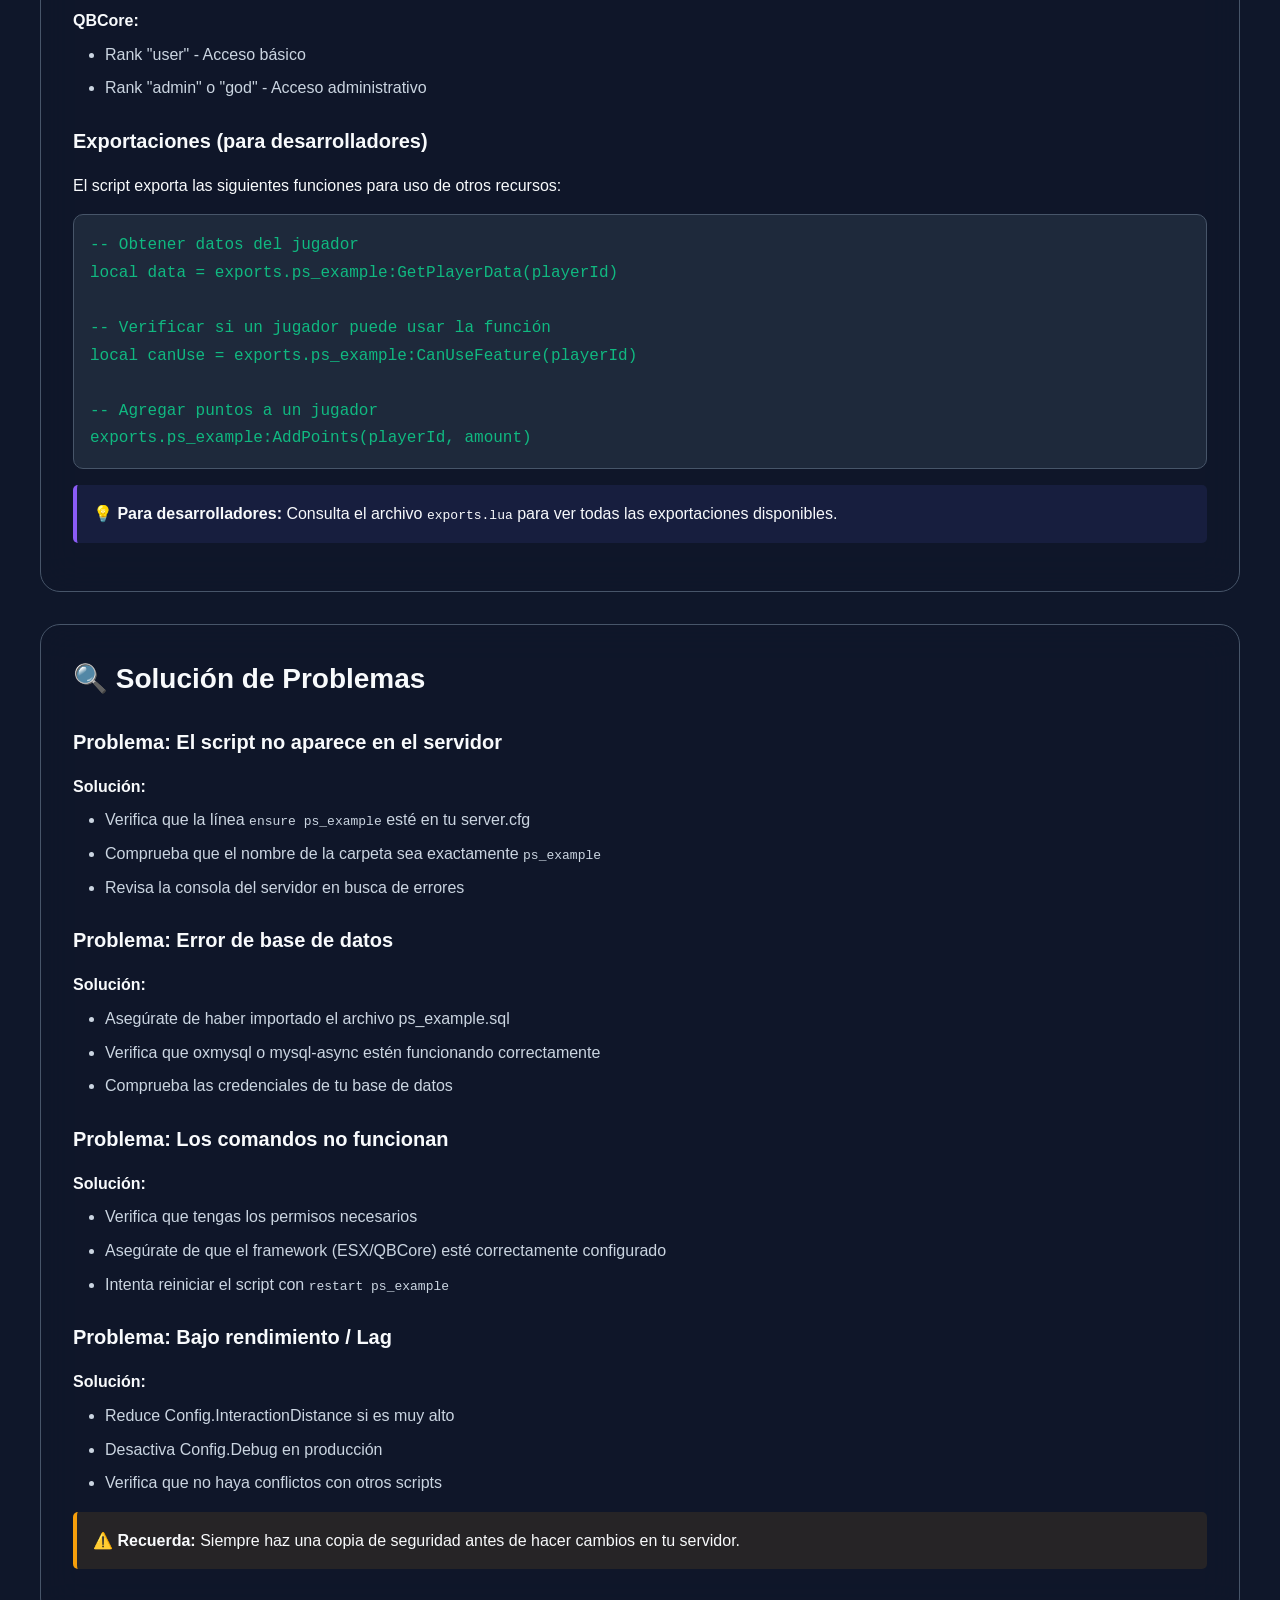
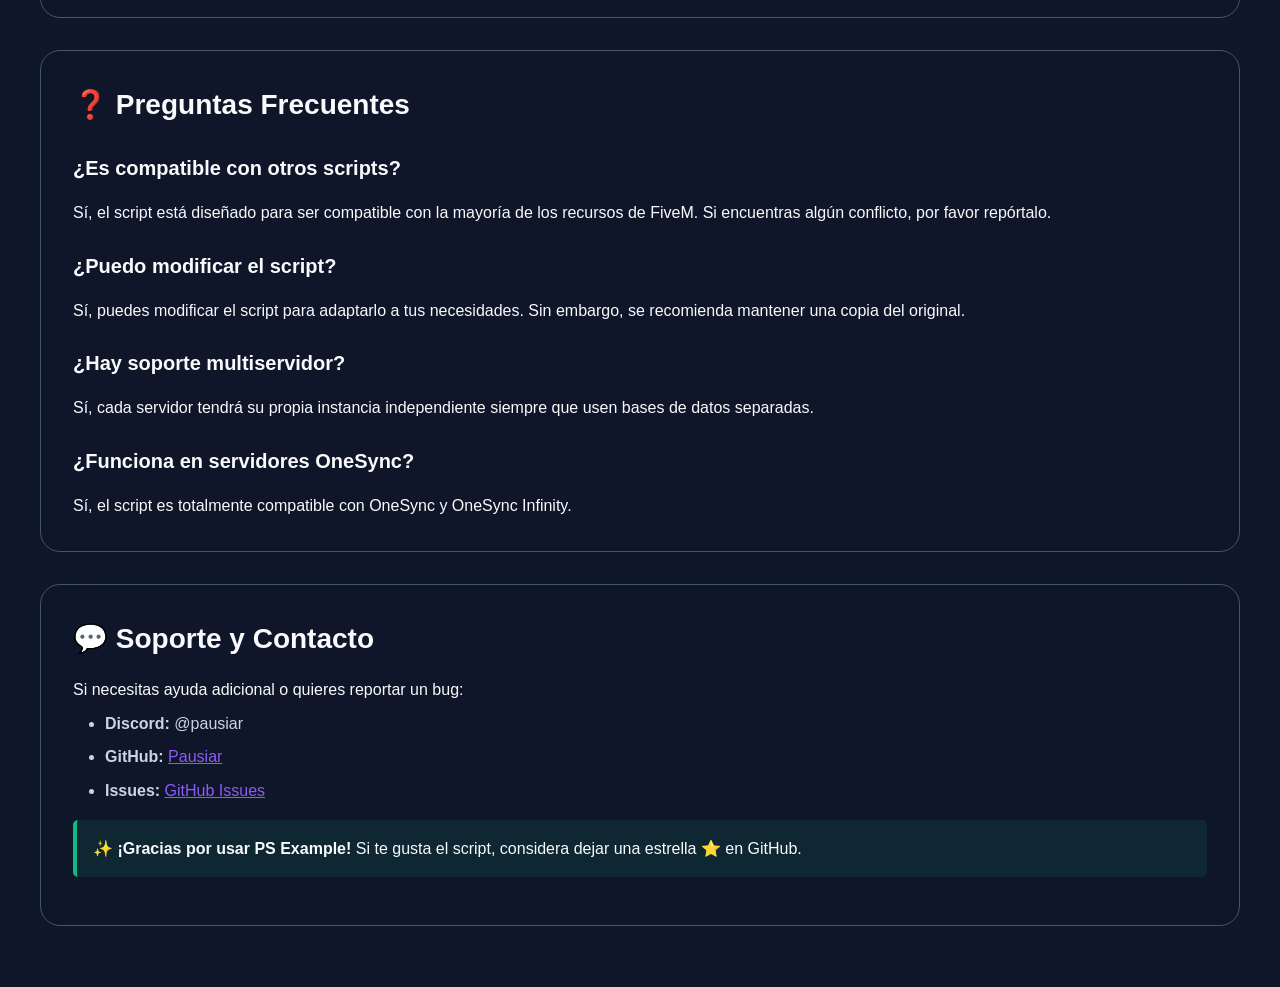
<file: example_script.html>
<!DOCTYPE html>
<html lang="es">
<head>
    <meta charset="UTF-8">
    <meta name="viewport" content="width=device-width, initial-scale=1.0">
    <title>PS Example Script - Documentación</title>
    <style>
        * {
            margin: 0;
            padding: 0;
            box-sizing: border-box;
        }

        :root {
            --primary: #8b5cf6;
            --primary-dark: #7c3aed;
            --secondary: #10b981;
            --dark: #0f172a;
            --dark-secondary: #1e293b;
            --dark-tertiary: #334155;
            --text-primary: #f8fafc;
            --text-secondary: #cbd5e1;
            --text-muted: #94a3b8;
            --border: #475569;
            --glass-bg: rgba(15, 23, 42, 0.8);
            --gradient: linear-gradient(135deg, var(--primary), var(--secondary));
        }

        body {
            font-family: 'Inter', -apple-system, BlinkMacSystemFont, sans-serif;
            background: var(--dark);
            color: var(--text-primary);
            line-height: 1.6;
        }

        .bg-animation {
            position: fixed;
            top: 0;
            left: 0;
            width: 100%;
            height: 100%;
            z-index: -1;
            background: var(--dark);
            overflow: hidden;
        }

        .bg-animation::before {
            content: '';
            position: absolute;
            width: 200%;
            height: 200%;
            background: radial-gradient(circle at 20% 50%, rgba(139, 92, 246, 0.1) 0%, transparent 50%),
                        radial-gradient(circle at 80% 20%, rgba(16, 185, 129, 0.1) 0%, transparent 50%);
            animation: float 20s ease-in-out infinite;
        }

        @keyframes float {
            0%, 100% { transform: translateY(0px) rotate(0deg); }
            50% { transform: translateY(-20px) rotate(180deg); }
        }

        .header {
            position: fixed;
            top: 0;
            left: 0;
            right: 0;
            background: var(--glass-bg);
            backdrop-filter: blur(20px);
            border-bottom: 1px solid var(--border);
            z-index: 1000;
            padding: 1rem 0;
        }

        .nav {
            max-width: 1200px;
            margin: 0 auto;
            display: flex;
            justify-content: space-between;
            align-items: center;
            padding: 0 2rem;
        }

        .logo {
            font-size: 1.5rem;
            font-weight: 700;
            background: var(--gradient);
            -webkit-background-clip: text;
            -webkit-text-fill-color: transparent;
            background-clip: text;
        }

        .nav-links {
            display: flex;
            gap: 2rem;
            list-style: none;
        }

        .nav-links a {
            color: var(--text-secondary);
            text-decoration: none;
            transition: color 0.3s ease;
        }

        .nav-links a:hover {
            color: var(--text-primary);
        }

        .main {
            margin-top: 80px;
            padding: 2rem;
        }

        .container {
            max-width: 1200px;
            margin: 0 auto;
        }

        .hero {
            text-align: center;
            padding: 3rem 0;
            margin-bottom: 3rem;
        }

        .hero h1 {
            font-size: 3rem;
            font-weight: 800;
            margin-bottom: 1rem;
            background: var(--gradient);
            -webkit-background-clip: text;
            -webkit-text-fill-color: transparent;
            background-clip: text;
        }

        .hero .version {
            display: inline-block;
            padding: 0.5rem 1rem;
            background: var(--primary);
            color: white;
            border-radius: 20px;
            font-size: 0.875rem;
            font-weight: 600;
            margin-bottom: 1rem;
        }

        .hero p {
            font-size: 1.125rem;
            color: var(--text-secondary);
            max-width: 800px;
            margin: 0 auto 2rem;
        }

        .content-section {
            background: var(--glass-bg);
            backdrop-filter: blur(20px);
            border: 1px solid var(--border);
            border-radius: 20px;
            padding: 2rem;
            margin-bottom: 2rem;
        }

        .content-section h2 {
            color: var(--text-primary);
            font-size: 1.75rem;
            margin-bottom: 1rem;
            display: flex;
            align-items: center;
            gap: 0.5rem;
        }

        .content-section h3 {
            color: var(--text-primary);
            font-size: 1.25rem;
            margin: 1.5rem 0 1rem;
        }

        .content-section ul, .content-section ol {
            margin-left: 2rem;
            color: var(--text-secondary);
        }

        .content-section li {
            margin: 0.5rem 0;
        }

        .code-block {
            background: var(--dark-secondary);
            border: 1px solid var(--border);
            border-radius: 10px;
            padding: 1rem;
            margin: 1rem 0;
            overflow-x: auto;
        }

        .code-block code {
            color: var(--secondary);
            font-family: 'Courier New', monospace;
            white-space: pre;
        }

        .warning-box {
            background: rgba(245, 158, 11, 0.1);
            border-left: 4px solid #f59e0b;
            padding: 1rem;
            margin: 1rem 0;
            border-radius: 5px;
        }

        .info-box {
            background: rgba(99, 102, 241, 0.1);
            border-left: 4px solid var(--primary);
            padding: 1rem;
            margin: 1rem 0;
            border-radius: 5px;
        }

        .success-box {
            background: rgba(16, 185, 129, 0.1);
            border-left: 4px solid var(--secondary);
            padding: 1rem;
            margin: 1rem 0;
            border-radius: 5px;
        }

        .btn {
            display: inline-block;
            padding: 0.75rem 1.5rem;
            border-radius: 10px;
            text-decoration: none;
            font-weight: 600;
            transition: all 0.3s ease;
            margin: 0.5rem;
        }

        .btn-primary {
            background: var(--primary);
            color: white;
        }

        .btn-primary:hover {
            background: var(--primary-dark);
            transform: translateY(-2px);
        }

        .btn-secondary {
            background: transparent;
            color: var(--text-secondary);
            border: 1px solid var(--border);
        }

        .btn-secondary:hover {
            background: var(--dark-tertiary);
        }

        @media (max-width: 768px) {
            .nav-links {
                display: none;
            }
            
            .hero h1 {
                font-size: 2rem;
            }
        }
    </style>
</head>
<body>
    <div class="bg-animation"></div>
    
    <header class="header">
        <nav class="nav">
            <div class="logo">🎮 Pausiar Scripts</div>
            <ul class="nav-links">
                <li><a href="index.html">← Volver</a></li>
                <li><a href="https://github.com/Pausiar">GitHub</a></li>
            </ul>
        </nav>
    </header>

    <main class="main">
        <div class="container">
            <section class="hero">
                <span class="version">v1.0.0</span>
                <h1>📚 PS Example Script</h1>
                <p>Este es un ejemplo de documentación creada con TEMPLATE.html. Demuestra cómo documentar correctamente un script de FiveM.</p>
                <div>
                    <a href="#instalacion" class="btn btn-primary">Instalación</a>
                    <a href="#configuracion" class="btn btn-secondary">Configuración</a>
                </div>
            </section>

            <div class="success-box">
                <strong>✅ Nota:</strong> Este es un script de ejemplo para demostrar cómo usar el template de documentación. No es un script real.
            </div>

            <!-- Características -->
            <section class="content-section">
                <h2>✨ Características Principales</h2>
                <ul>
                    <li>Sistema modular y fácil de configurar</li>
                    <li>Compatible con ESX Legacy y QBCore</li>
                    <li>Interfaz de usuario moderna con NUI</li>
                    <li>Optimizado para rendimiento (0.00ms en idle)</li>
                    <li>Soporte multiidioma (ES/EN)</li>
                    <li>Base de datos MySQL integrada</li>
                    <li>Sistema de permisos flexible</li>
                    <li>Logs completos de actividad</li>
                </ul>
            </section>

            <!-- Requisitos -->
            <section class="content-section" id="requisitos">
                <h2>📋 Requisitos</h2>
                <ul>
                    <li><strong>Framework:</strong> ESX Legacy 1.9+ o QBCore</li>
                    <li><strong>Base de datos:</strong> MySQL 5.7+ / MariaDB 10.3+</li>
                    <li><strong>Dependencias:</strong>
                        <ul>
                            <li>es_extended (para ESX) o qb-core (para QBCore)</li>
                            <li>oxmysql o mysql-async</li>
                            <li>ox_lib (opcional, pero recomendado)</li>
                        </ul>
                    </li>
                    <li><strong>Versión del servidor:</strong> FiveM artifact 5000+</li>
                </ul>
            </section>

            <!-- Instalación -->
            <section class="content-section" id="instalacion">
                <h2>⚙️ Instalación</h2>
                
                <h3>1. Descarga el script</h3>
                <p>Descarga la última versión desde el repositorio de GitHub o tu plataforma de distribución.</p>

                <h3>2. Extrae los archivos</h3>
                <p>Extrae el contenido en tu carpeta de recursos:</p>
                <div class="code-block">
                    <code>server-data/resources/[pausiar]/ps_example/</code>
                </div>

                <h3>3. Importa la base de datos</h3>
                <p>Importa el archivo SQL incluido en tu base de datos:</p>
                <div class="code-block">
                    <code>mysql -u usuario -p nombre_base_datos &lt; ps_example.sql</code>
                </div>
                <p>O usa tu gestor de bases de datos favorito (HeidiSQL, phpMyAdmin, etc.)</p>

                <h3>4. Configura el archivo</h3>
                <p>Edita el archivo <code>config.lua</code> según tus necesidades (ver sección de configuración más abajo).</p>

                <h3>5. Añade al server.cfg</h3>
                <p>Agrega la siguiente línea a tu <code>server.cfg</code>:</p>
                <div class="code-block">
                    <code>ensure ps_example</code>
                </div>

                <div class="info-box">
                    <strong>💡 Tip:</strong> Asegúrate de que el script se cargue después de tu framework (ESX o QBCore) y sus dependencias.
                </div>

                <h3>6. Reinicia el servidor</h3>
                <p>Reinicia tu servidor y el script estará listo para usar.</p>
            </section>

            <!-- Configuración -->
            <section class="content-section" id="configuracion">
                <h2>🔧 Configuración</h2>
                
                <p>El archivo <code>config.lua</code> contiene todas las opciones configurables. A continuación se muestran las opciones principales:</p>

                <h3>Configuración General</h3>
                <div class="code-block">
                    <code>Config = {}

-- Framework: 'esx' o 'qbcore'
Config.Framework = 'esx'

-- Idioma: 'es' (español) o 'en' (inglés)
Config.Locale = 'es'

-- Activar debug (muestra mensajes en consola)
Config.Debug = false

-- Usar ox_lib para notificaciones y menús
Config.UseOxLib = true</code>
                </div>

                <h3>Configuración de Funcionalidades</h3>
                <div class="code-block">
                    <code>-- Activar sistema de logs
Config.EnableLogs = true

-- Webhook de Discord para logs (opcional)
Config.DiscordWebhook = 'https://discord.com/api/webhooks/...'

-- Distancia de interacción (en metros)
Config.InteractionDistance = 2.5

-- Cooldown entre usos (en segundos)
Config.Cooldown = 60</code>
                </div>

                <h3>Configuración de Ubicaciones</h3>
                <div class="code-block">
                    <code>-- Ubicaciones de interacción
Config.Locations = {
    {
        coords = vector3(195.17, -933.77, 30.69),
        heading = 180.0,
        blip = {
            enabled = true,
            sprite = 280,
            color = 3,
            scale = 0.8,
            label = "Example Location"
        }
    },
    -- Añadir más ubicaciones aquí
}</code>
                </div>

                <div class="warning-box">
                    <strong>⚠️ Importante:</strong> Después de modificar la configuración, debes reiniciar el script o el servidor para que los cambios tengan efecto.
                </div>
            </section>

            <!-- Uso -->
            <section class="content-section" id="uso">
                <h2>📖 Uso</h2>
                
                <h3>Comandos de Usuario</h3>
                <ul>
                    <li><code>/example</code> - Abre el menú principal</li>
                    <li><code>/examplehelp</code> - Muestra la ayuda del script</li>
                    <li><code>/examplestats</code> - Muestra tus estadísticas</li>
                </ul>

                <h3>Comandos de Administración</h3>
                <ul>
                    <li><code>/exampleadmin</code> - Abre el panel de administración</li>
                    <li><code>/examplereload</code> - Recarga la configuración del script</li>
                    <li><code>/exampleclear [id]</code> - Limpia los datos de un jugador</li>
                </ul>

                <h3>Permisos</h3>
                <p>Los siguientes permisos están disponibles (según tu framework):</p>
                
                <h4>ESX:</h4>
                <ul>
                    <li><code>ps_example.user</code> - Acceso básico de usuario</li>
                    <li><code>ps_example.admin</code> - Acceso administrativo completo</li>
                </ul>

                <h4>QBCore:</h4>
                <ul>
                    <li>Rank "user" - Acceso básico</li>
                    <li>Rank "admin" o "god" - Acceso administrativo</li>
                </ul>

                <h3>Exportaciones (para desarrolladores)</h3>
                <p>El script exporta las siguientes funciones para uso de otros recursos:</p>
                
                <div class="code-block">
                    <code>-- Obtener datos del jugador
local data = exports.ps_example:GetPlayerData(playerId)

-- Verificar si un jugador puede usar la función
local canUse = exports.ps_example:CanUseFeature(playerId)

-- Agregar puntos a un jugador
exports.ps_example:AddPoints(playerId, amount)</code>
                </div>

                <div class="info-box">
                    <strong>💡 Para desarrolladores:</strong> Consulta el archivo <code>exports.lua</code> para ver todas las exportaciones disponibles.
                </div>
            </section>

            <!-- Solución de Problemas -->
            <section class="content-section">
                <h2>🔍 Solución de Problemas</h2>
                
                <h3>Problema: El script no aparece en el servidor</h3>
                <p><strong>Solución:</strong></p>
                <ul>
                    <li>Verifica que la línea <code>ensure ps_example</code> esté en tu server.cfg</li>
                    <li>Comprueba que el nombre de la carpeta sea exactamente <code>ps_example</code></li>
                    <li>Revisa la consola del servidor en busca de errores</li>
                </ul>

                <h3>Problema: Error de base de datos</h3>
                <p><strong>Solución:</strong></p>
                <ul>
                    <li>Asegúrate de haber importado el archivo ps_example.sql</li>
                    <li>Verifica que oxmysql o mysql-async estén funcionando correctamente</li>
                    <li>Comprueba las credenciales de tu base de datos</li>
                </ul>

                <h3>Problema: Los comandos no funcionan</h3>
                <p><strong>Solución:</strong></p>
                <ul>
                    <li>Verifica que tengas los permisos necesarios</li>
                    <li>Asegúrate de que el framework (ESX/QBCore) esté correctamente configurado</li>
                    <li>Intenta reiniciar el script con <code>restart ps_example</code></li>
                </ul>

                <h3>Problema: Bajo rendimiento / Lag</h3>
                <p><strong>Solución:</strong></p>
                <ul>
                    <li>Reduce Config.InteractionDistance si es muy alto</li>
                    <li>Desactiva Config.Debug en producción</li>
                    <li>Verifica que no haya conflictos con otros scripts</li>
                </ul>

                <div class="warning-box">
                    <strong>⚠️ Recuerda:</strong> Siempre haz una copia de seguridad antes de hacer cambios en tu servidor.
                </div>
            </section>

            <!-- Preguntas Frecuentes -->
            <section class="content-section">
                <h2>❓ Preguntas Frecuentes</h2>
                
                <h3>¿Es compatible con otros scripts?</h3>
                <p>Sí, el script está diseñado para ser compatible con la mayoría de los recursos de FiveM. Si encuentras algún conflicto, por favor repórtalo.</p>

                <h3>¿Puedo modificar el script?</h3>
                <p>Sí, puedes modificar el script para adaptarlo a tus necesidades. Sin embargo, se recomienda mantener una copia del original.</p>

                <h3>¿Hay soporte multiservidor?</h3>
                <p>Sí, cada servidor tendrá su propia instancia independiente siempre que usen bases de datos separadas.</p>

                <h3>¿Funciona en servidores OneSync?</h3>
                <p>Sí, el script es totalmente compatible con OneSync y OneSync Infinity.</p>
            </section>

            <!-- Soporte -->
            <section class="content-section">
                <h2>💬 Soporte y Contacto</h2>
                <p>Si necesitas ayuda adicional o quieres reportar un bug:</p>
                <ul>
                    <li><strong>Discord:</strong> @pausiar</li>
                    <li><strong>GitHub:</strong> <a href="https://github.com/Pausiar" style="color: var(--primary)">Pausiar</a></li>
                    <li><strong>Issues:</strong> <a href="https://github.com/Pausiar/ps_example/issues" style="color: var(--primary)">GitHub Issues</a></li>
                </ul>

                <div class="success-box">
                    <strong>✨ ¡Gracias por usar PS Example!</strong> Si te gusta el script, considera dejar una estrella ⭐ en GitHub.
                </div>
            </section>
        </div>
    </main>
</body>
</html>
</file>
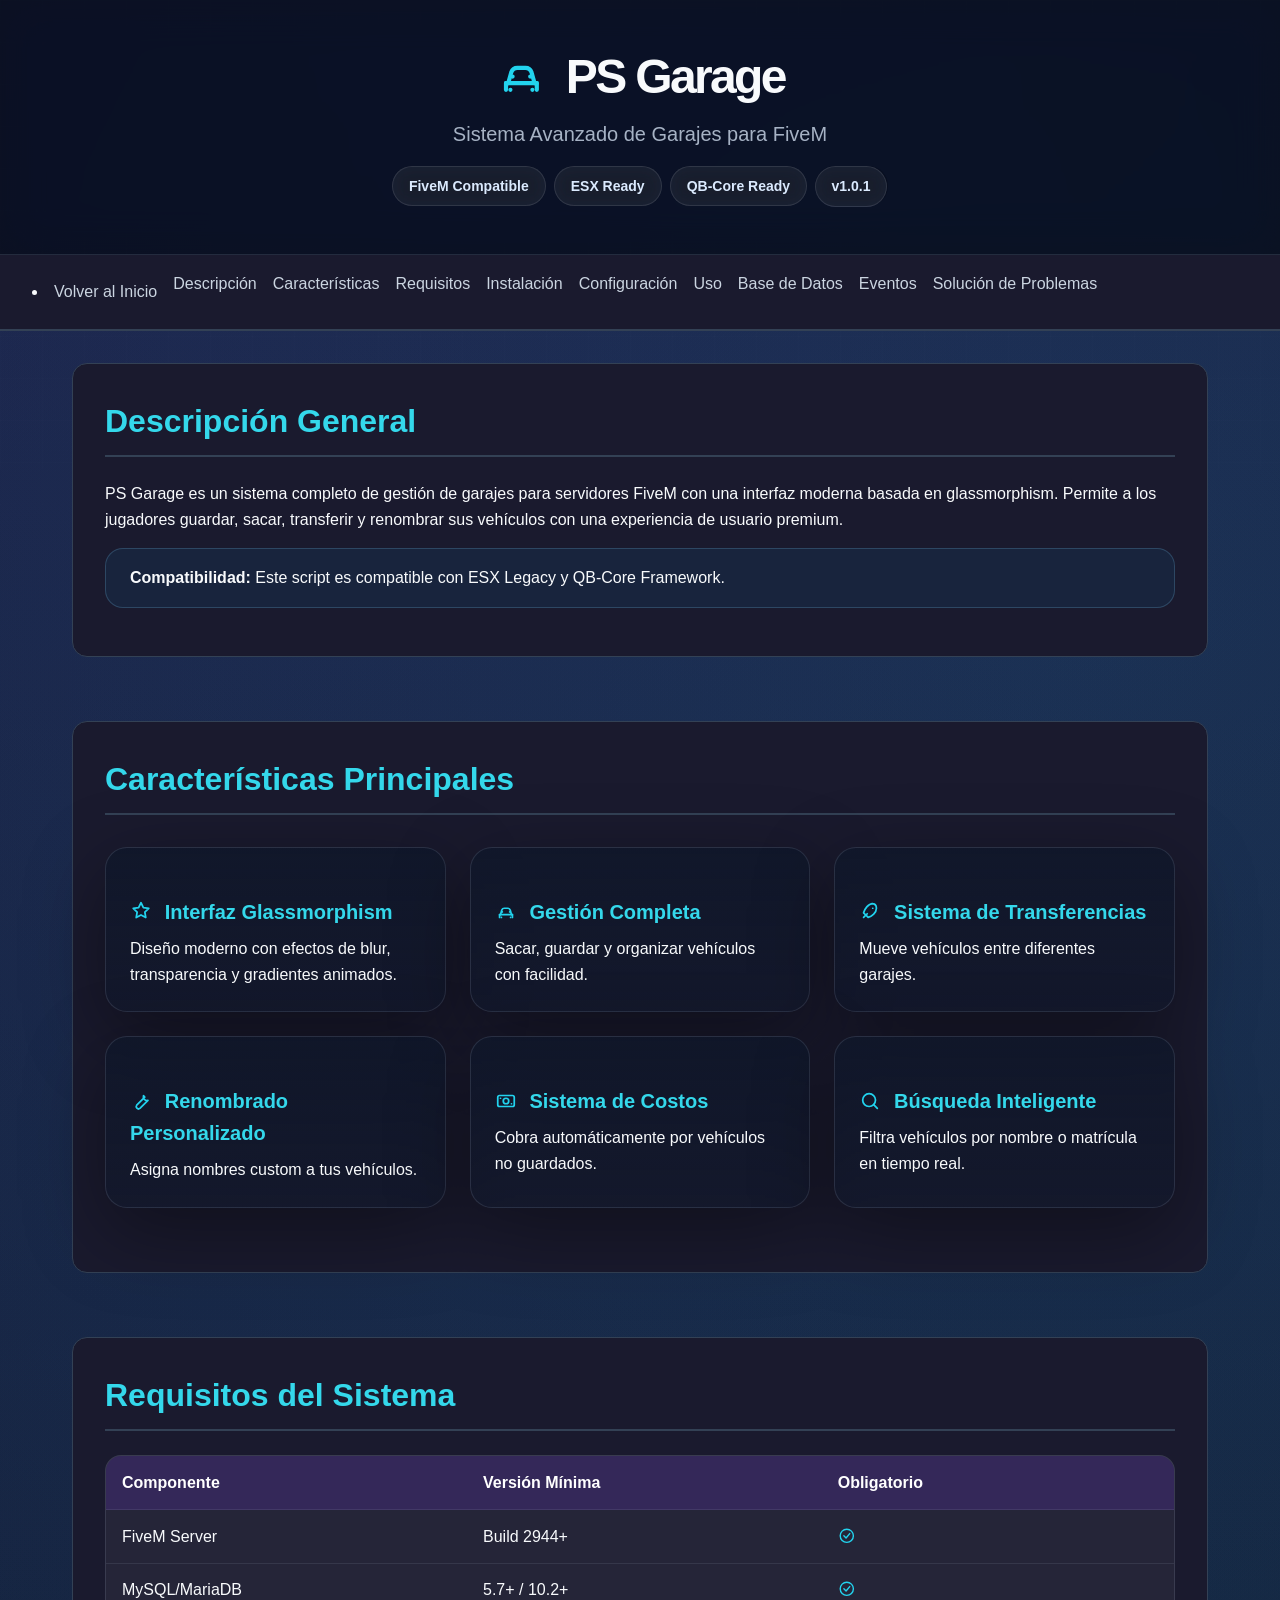
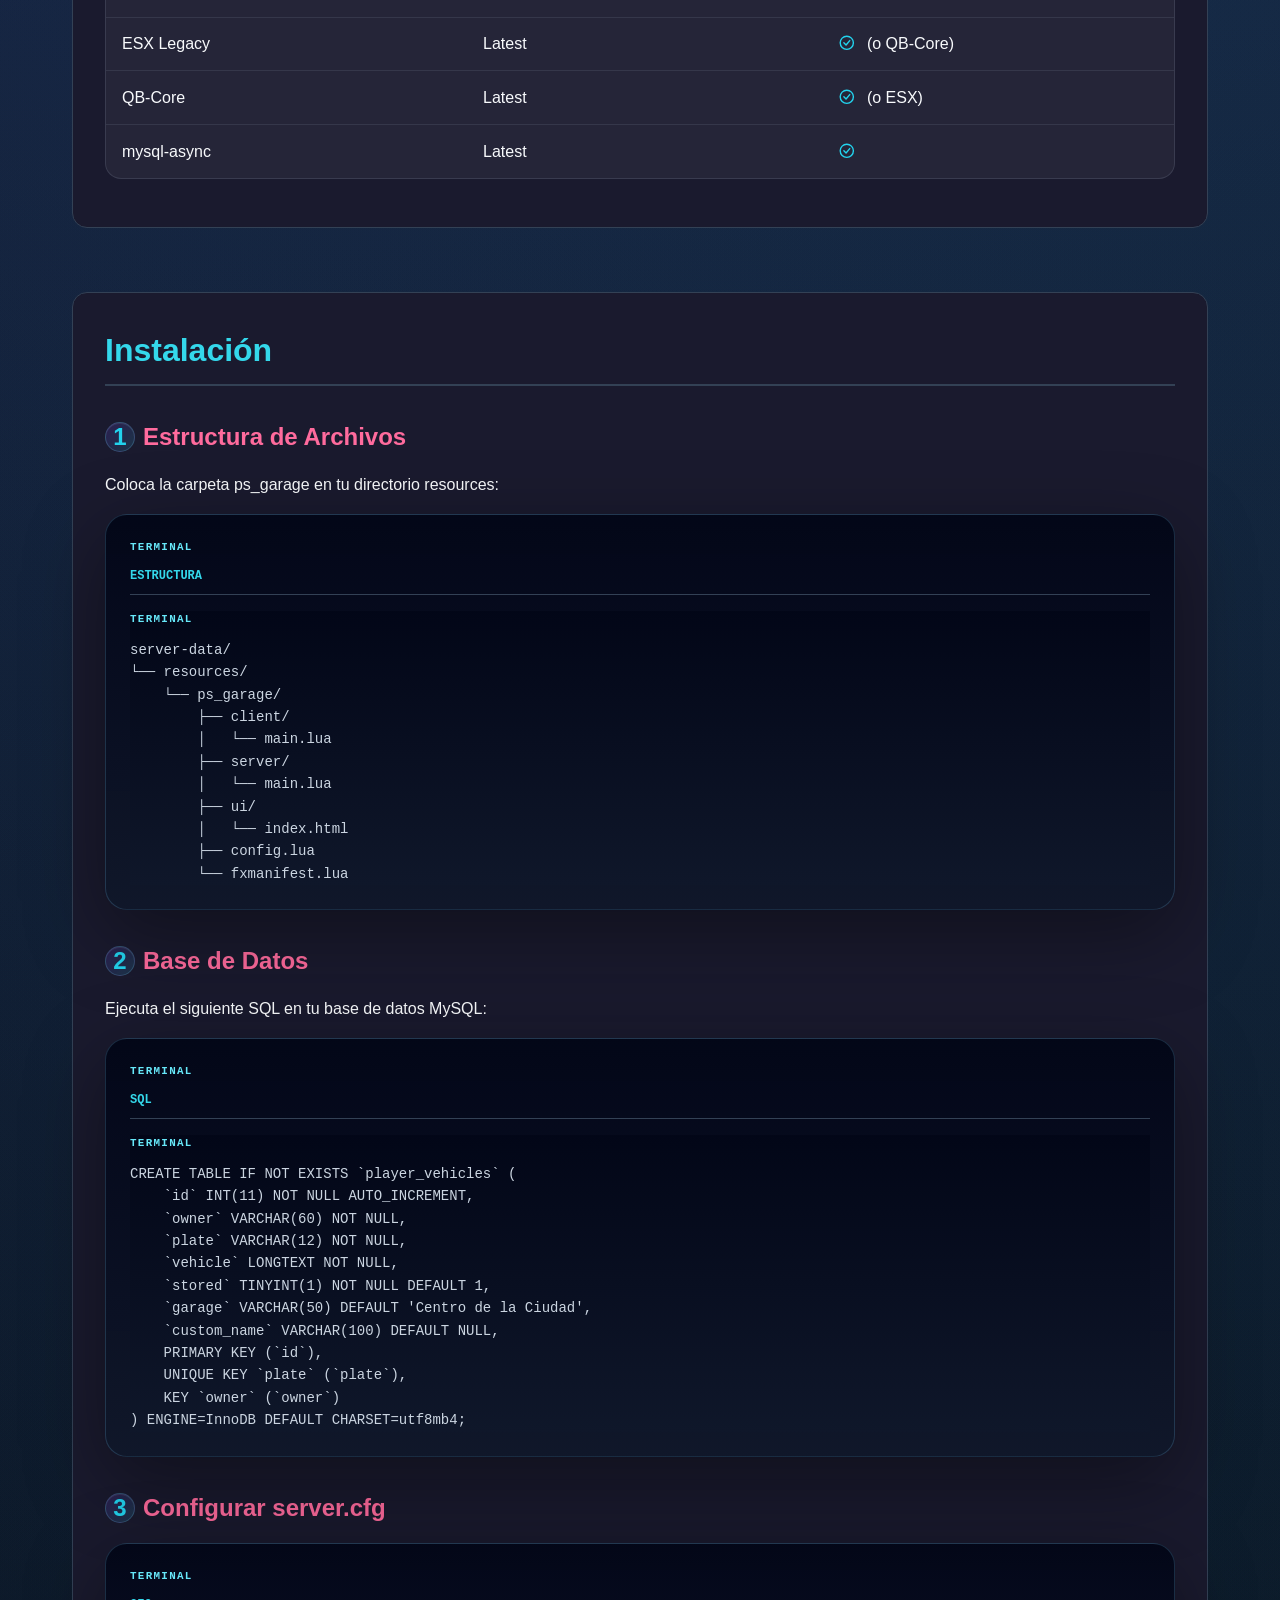
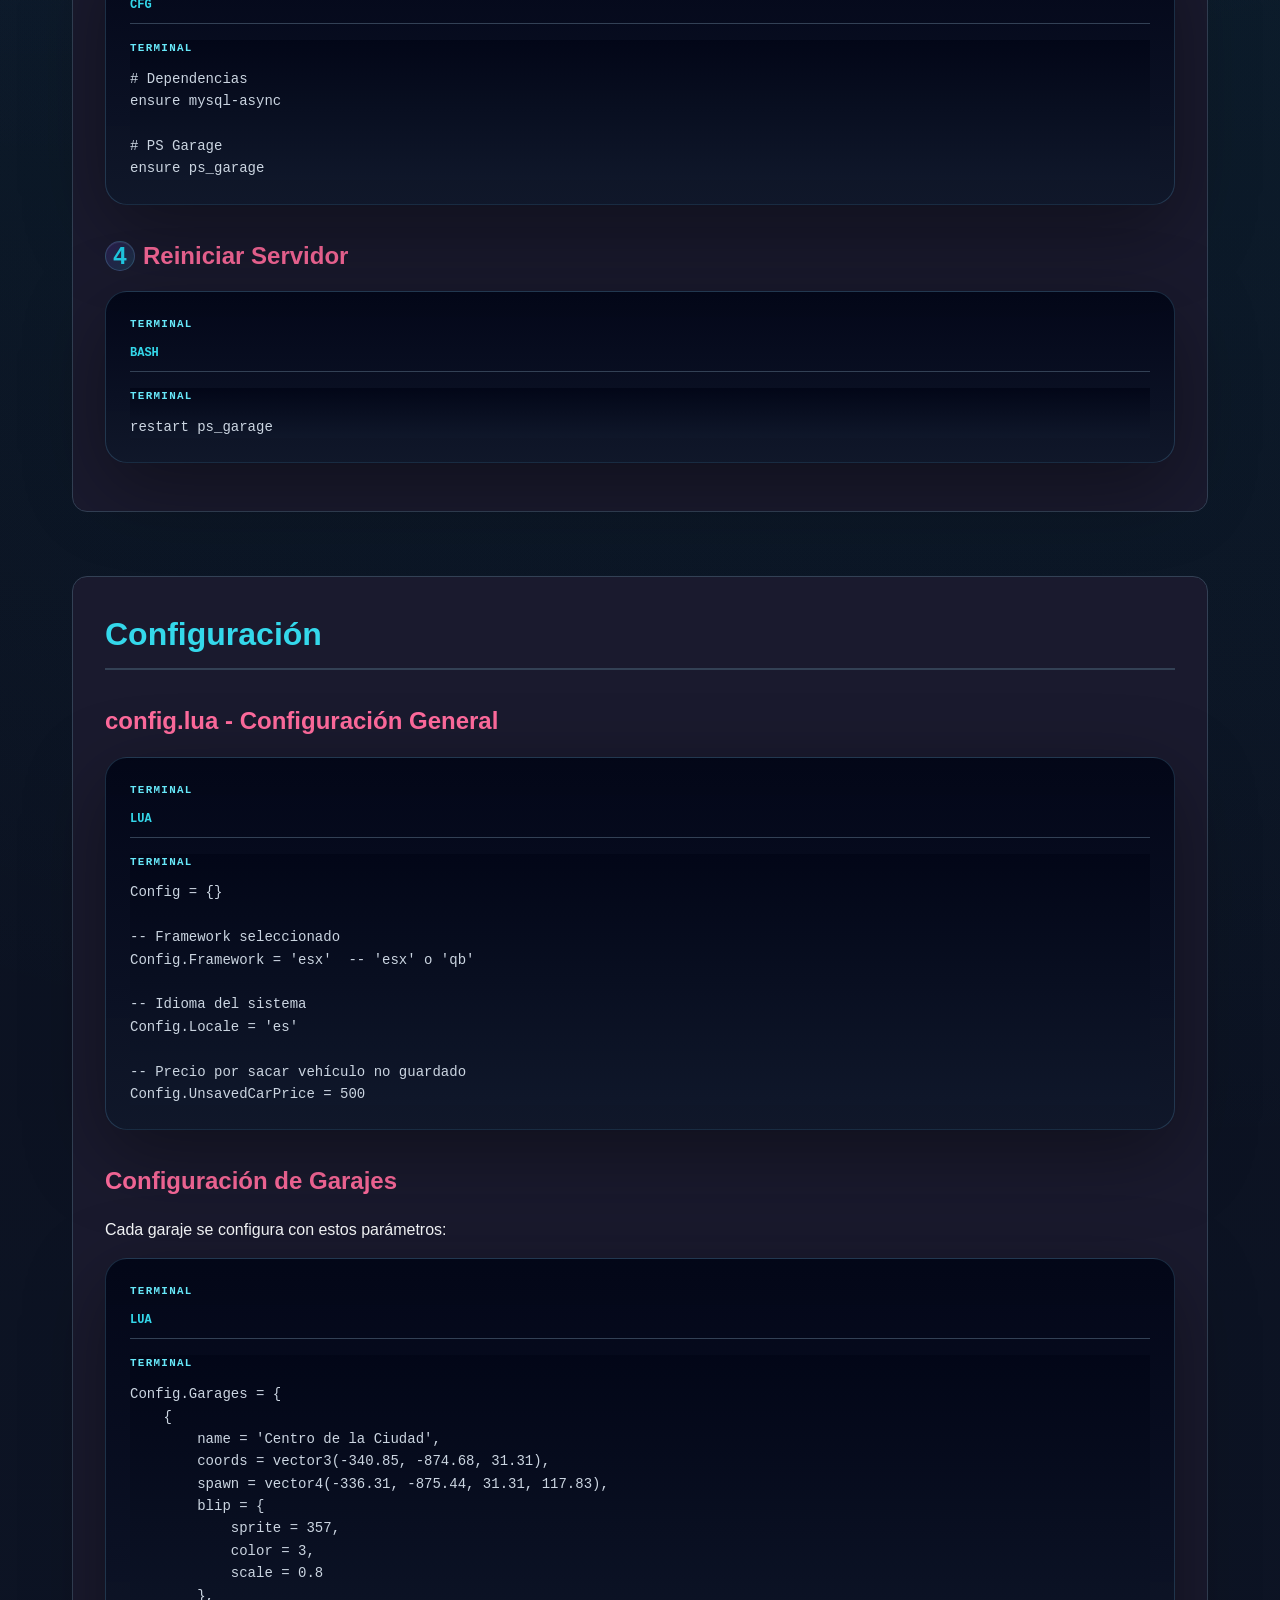
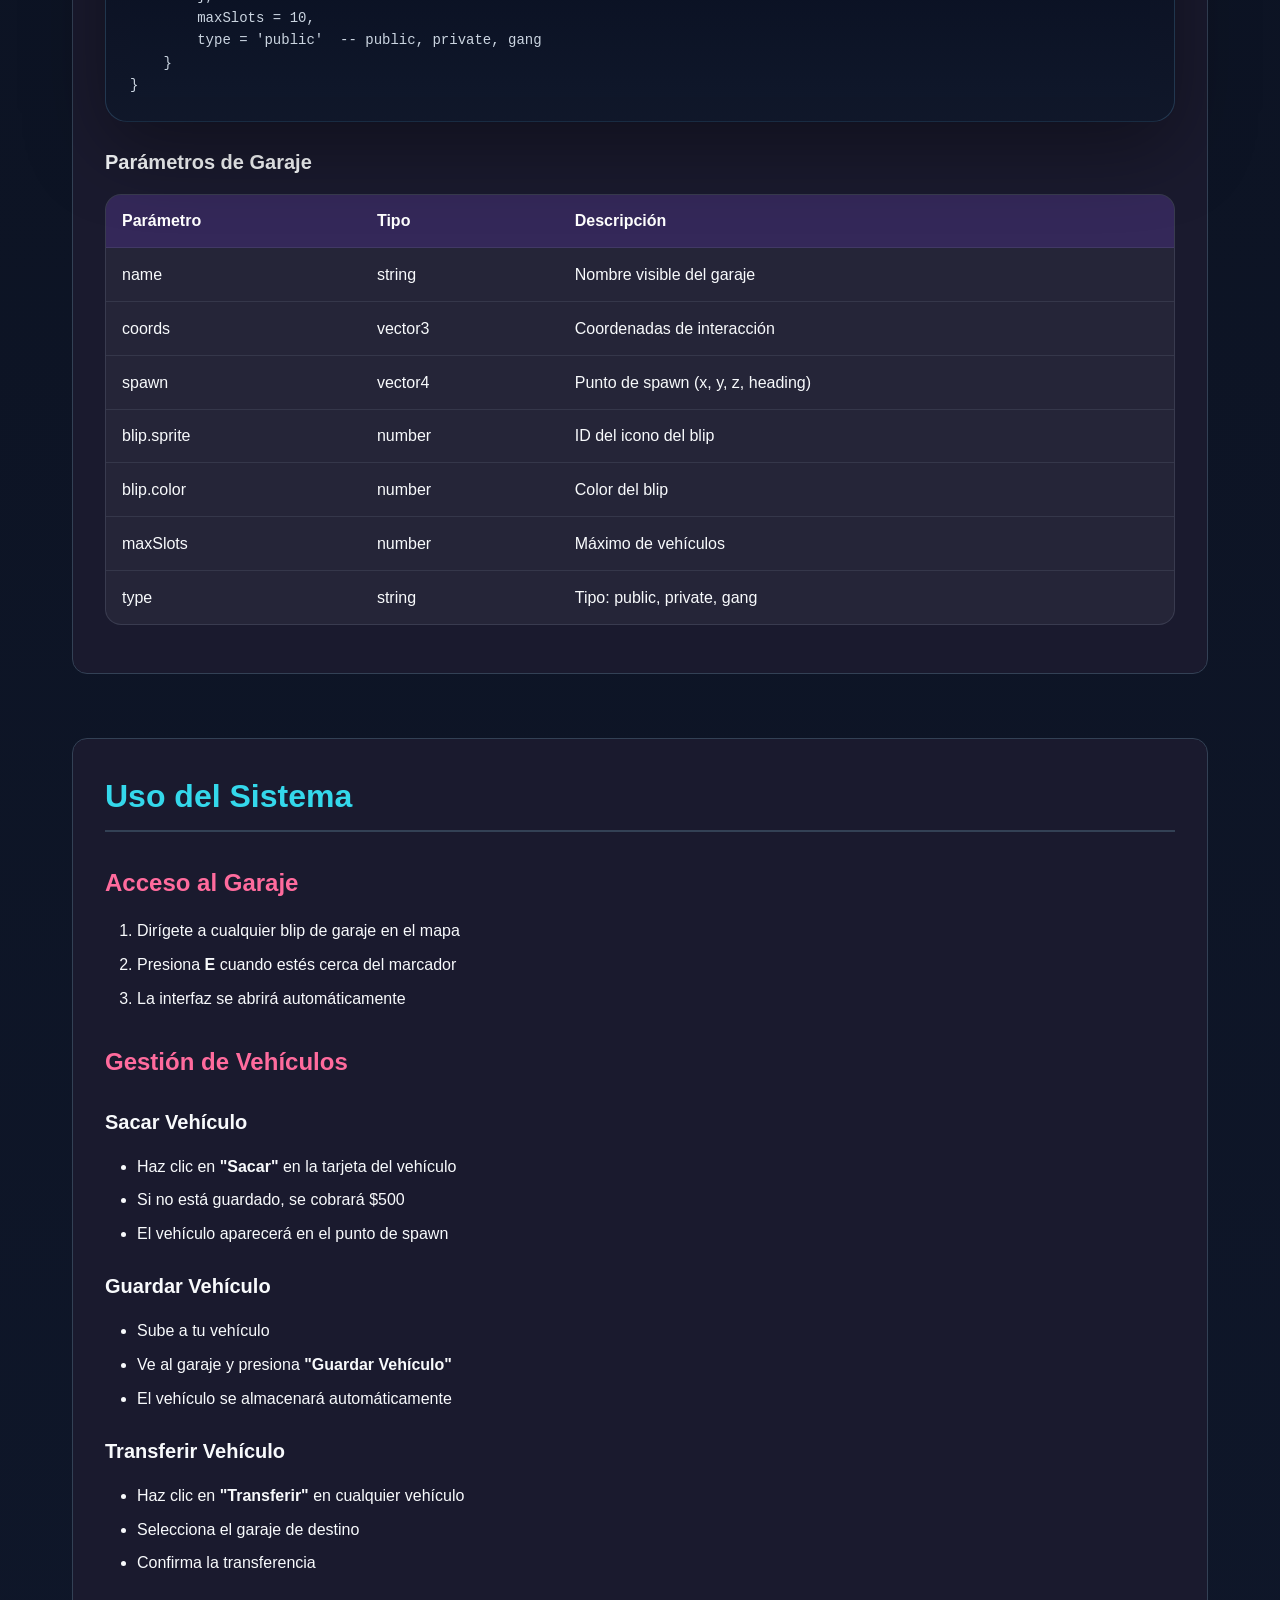
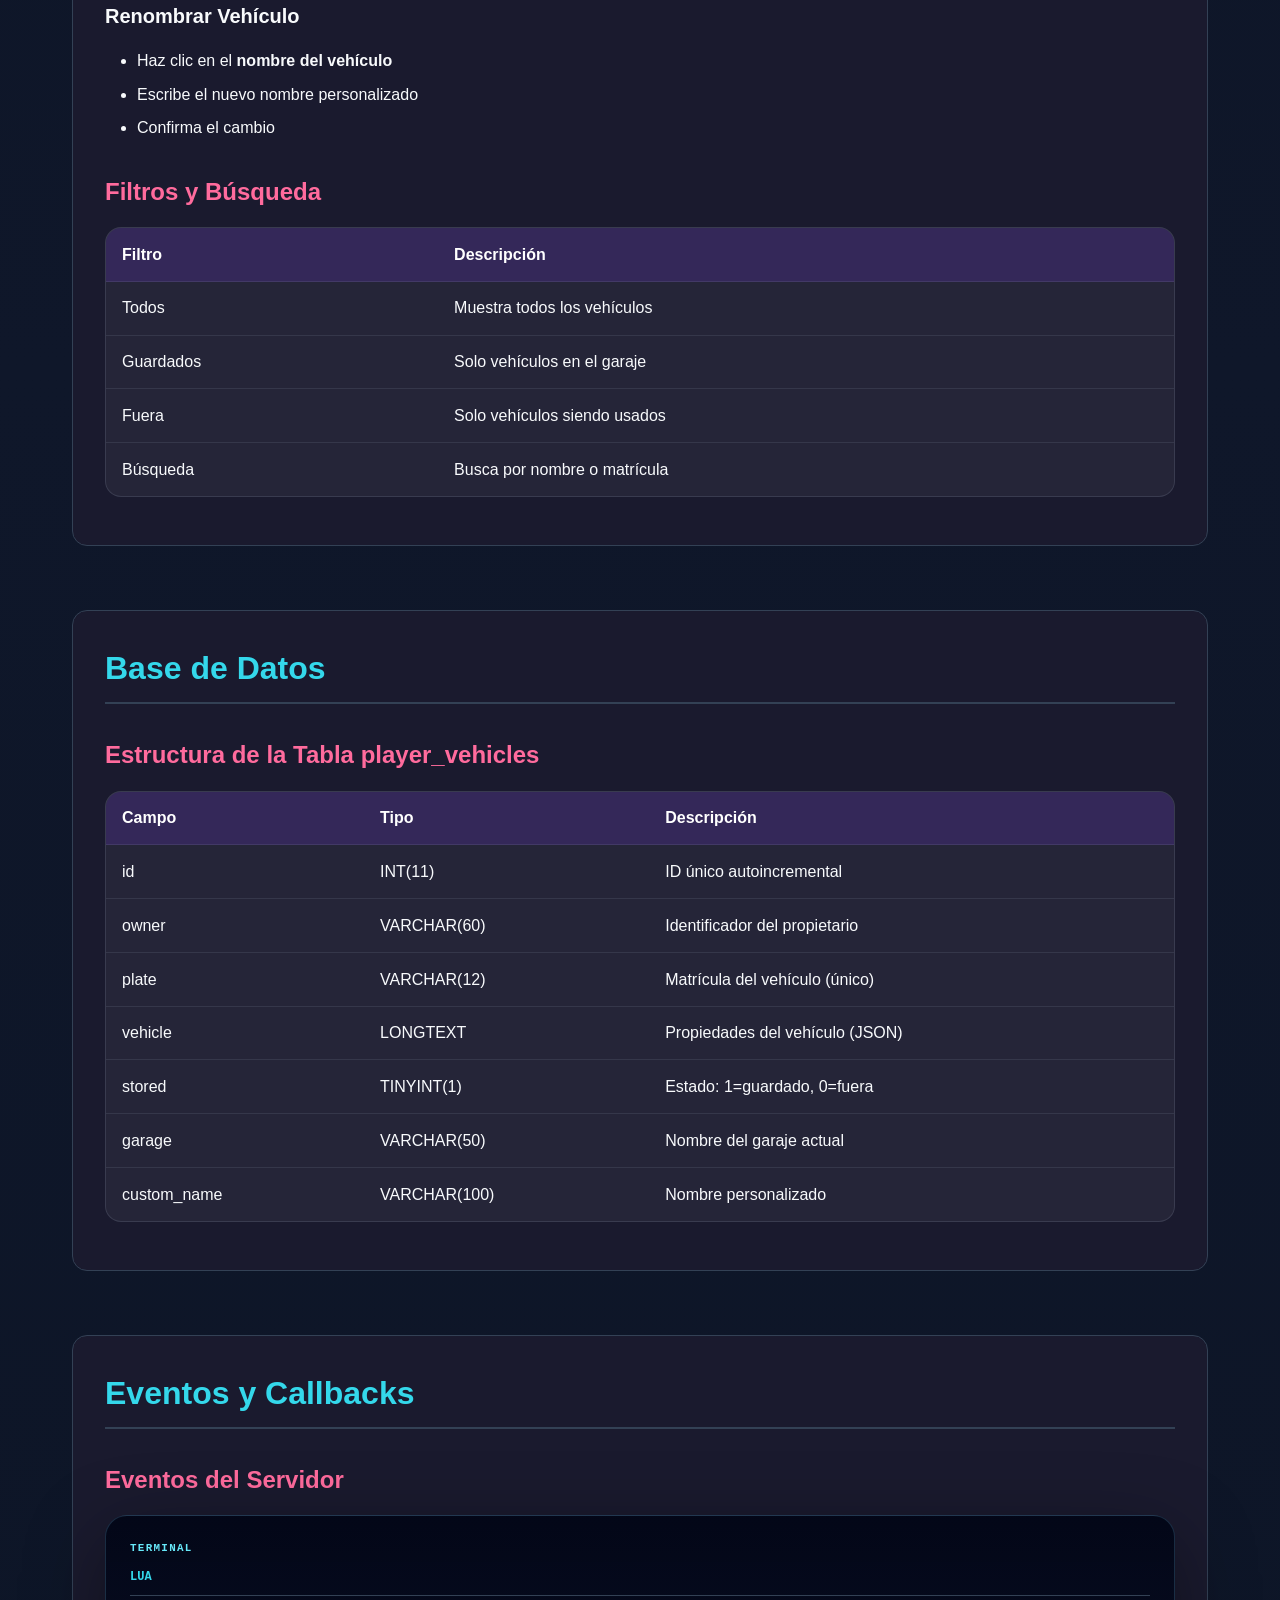
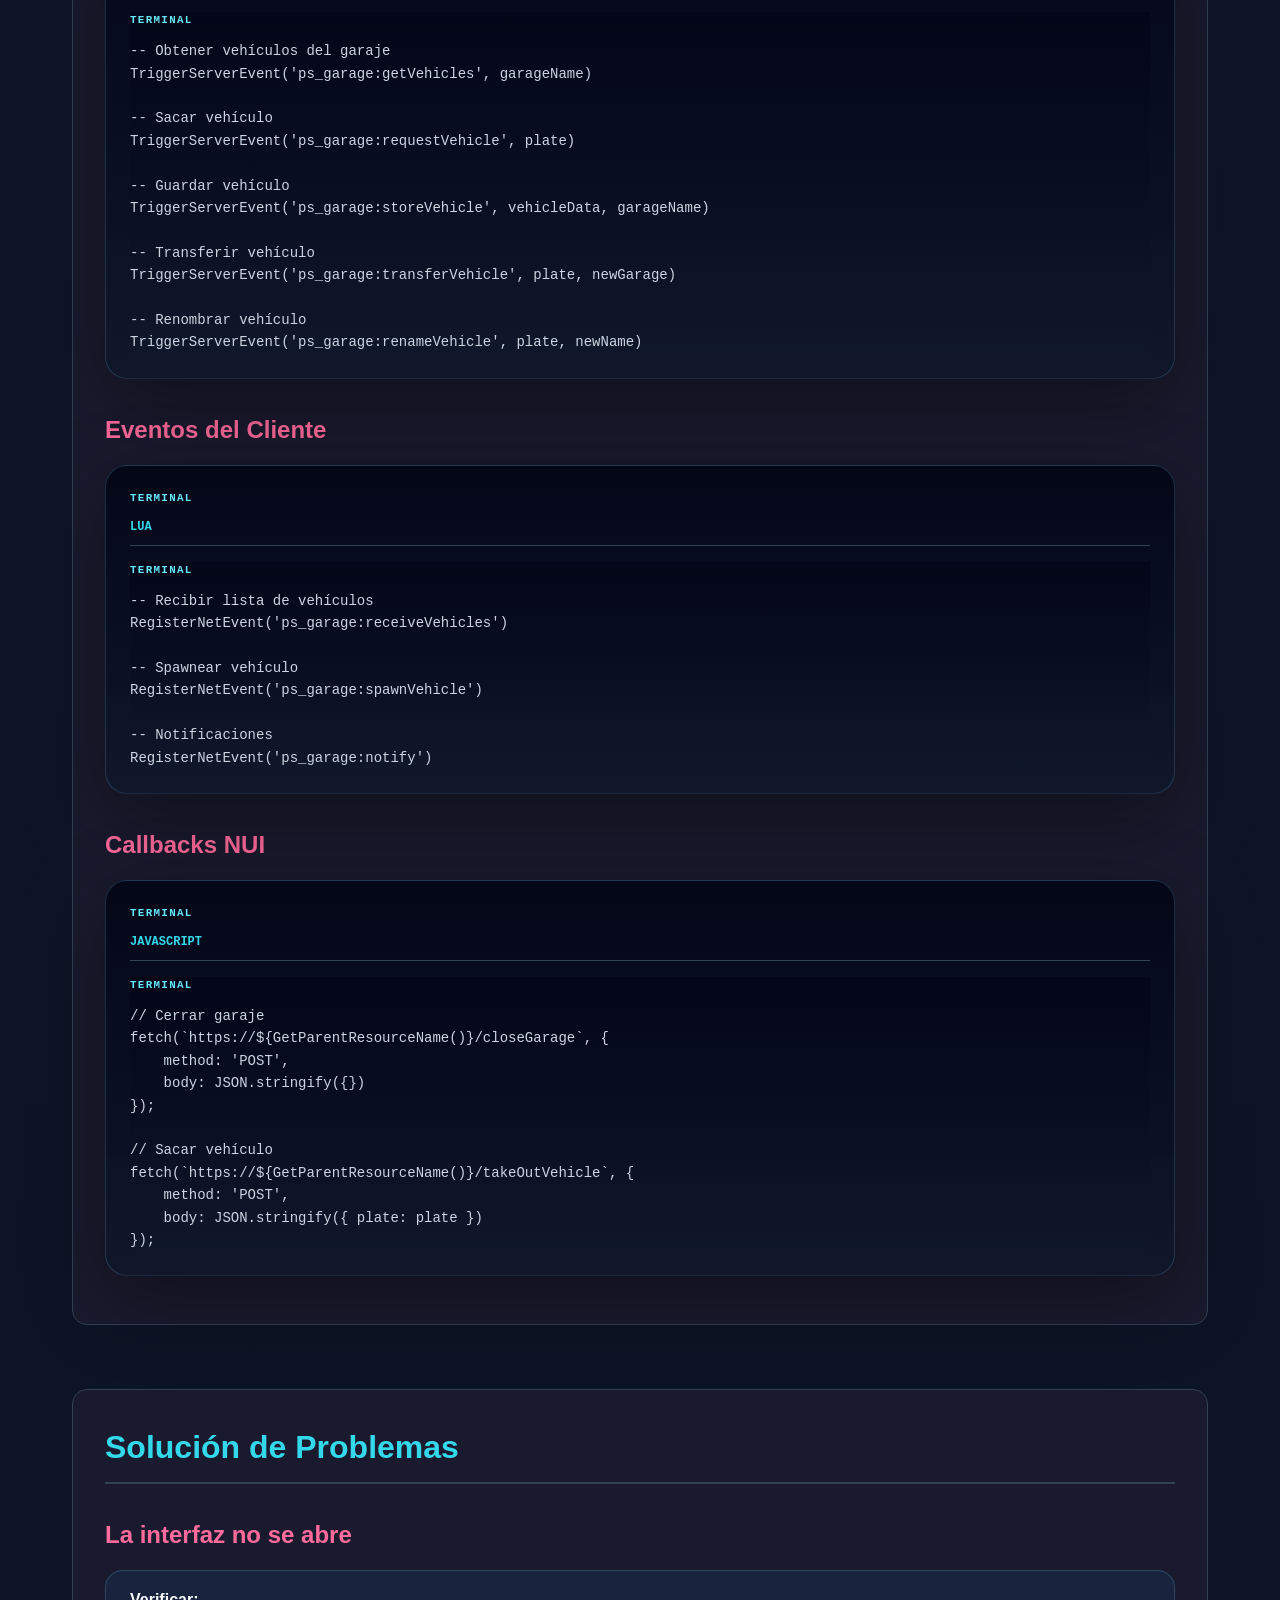
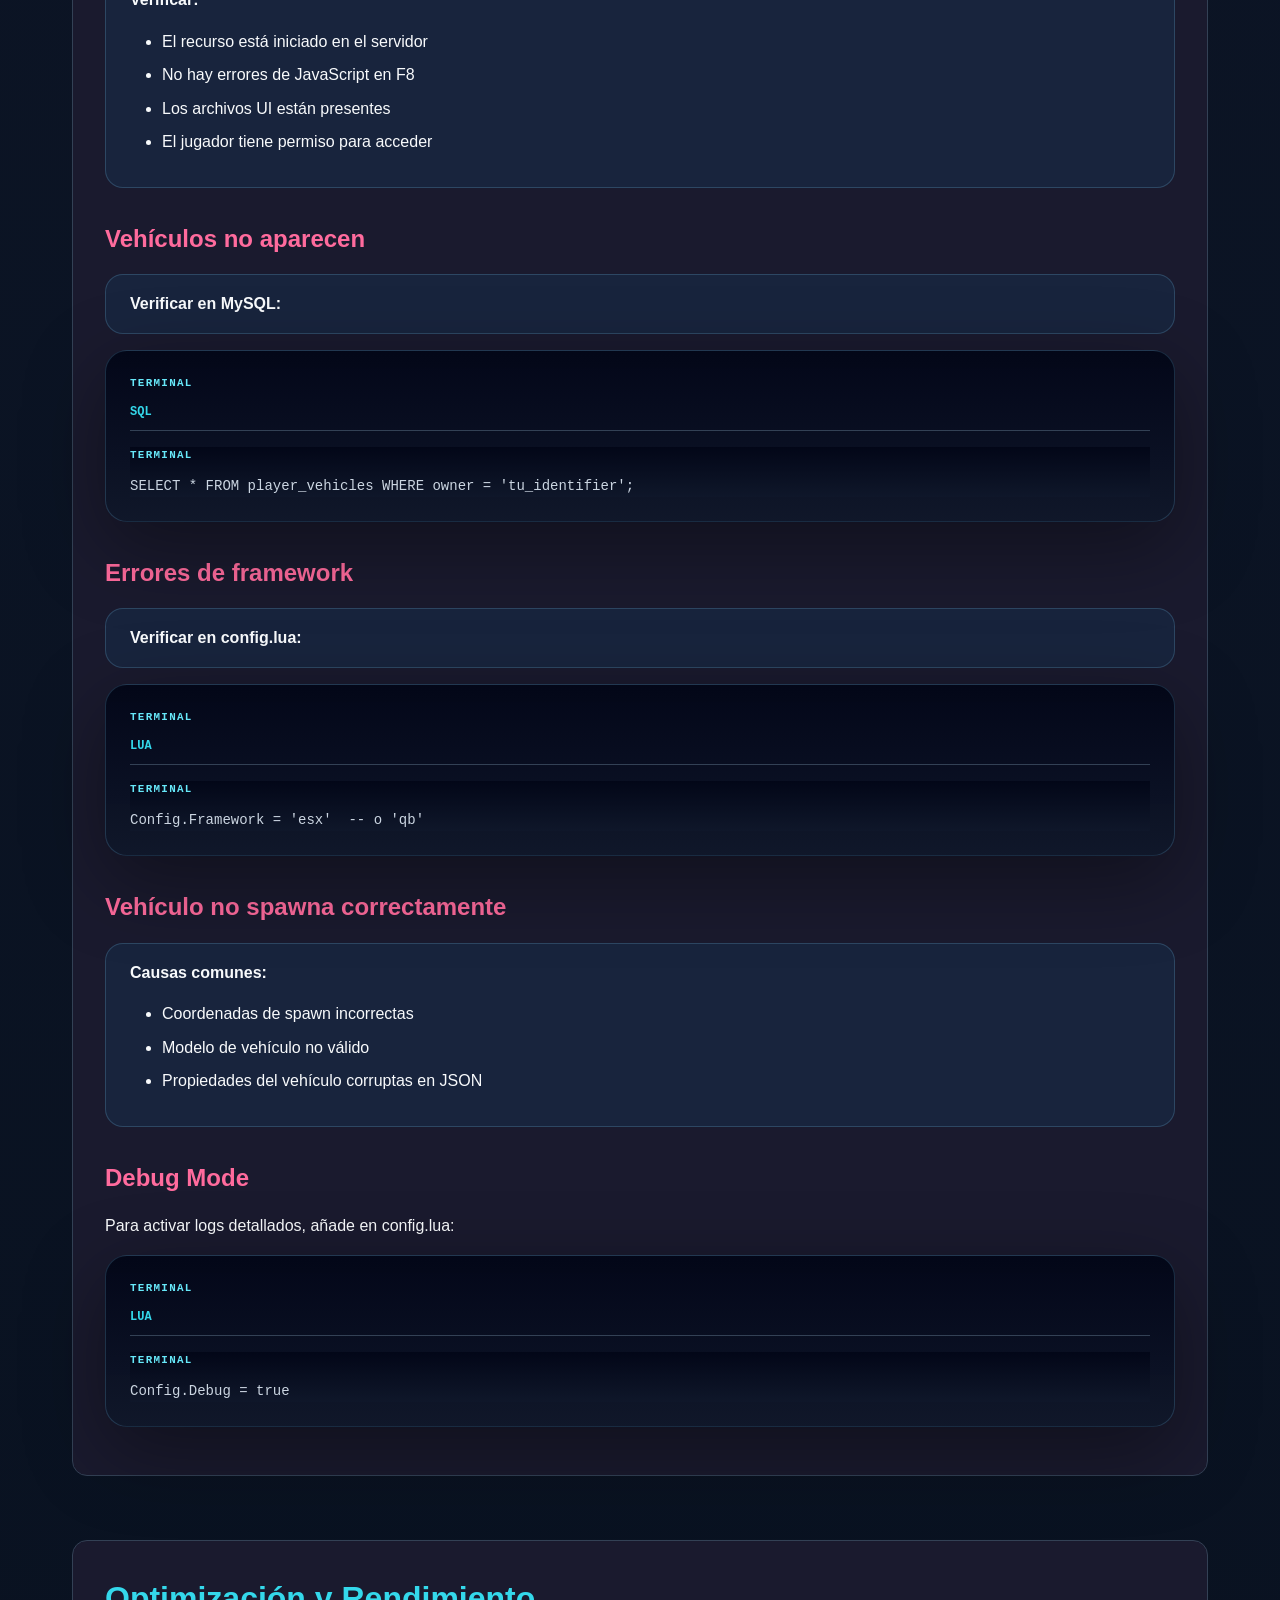
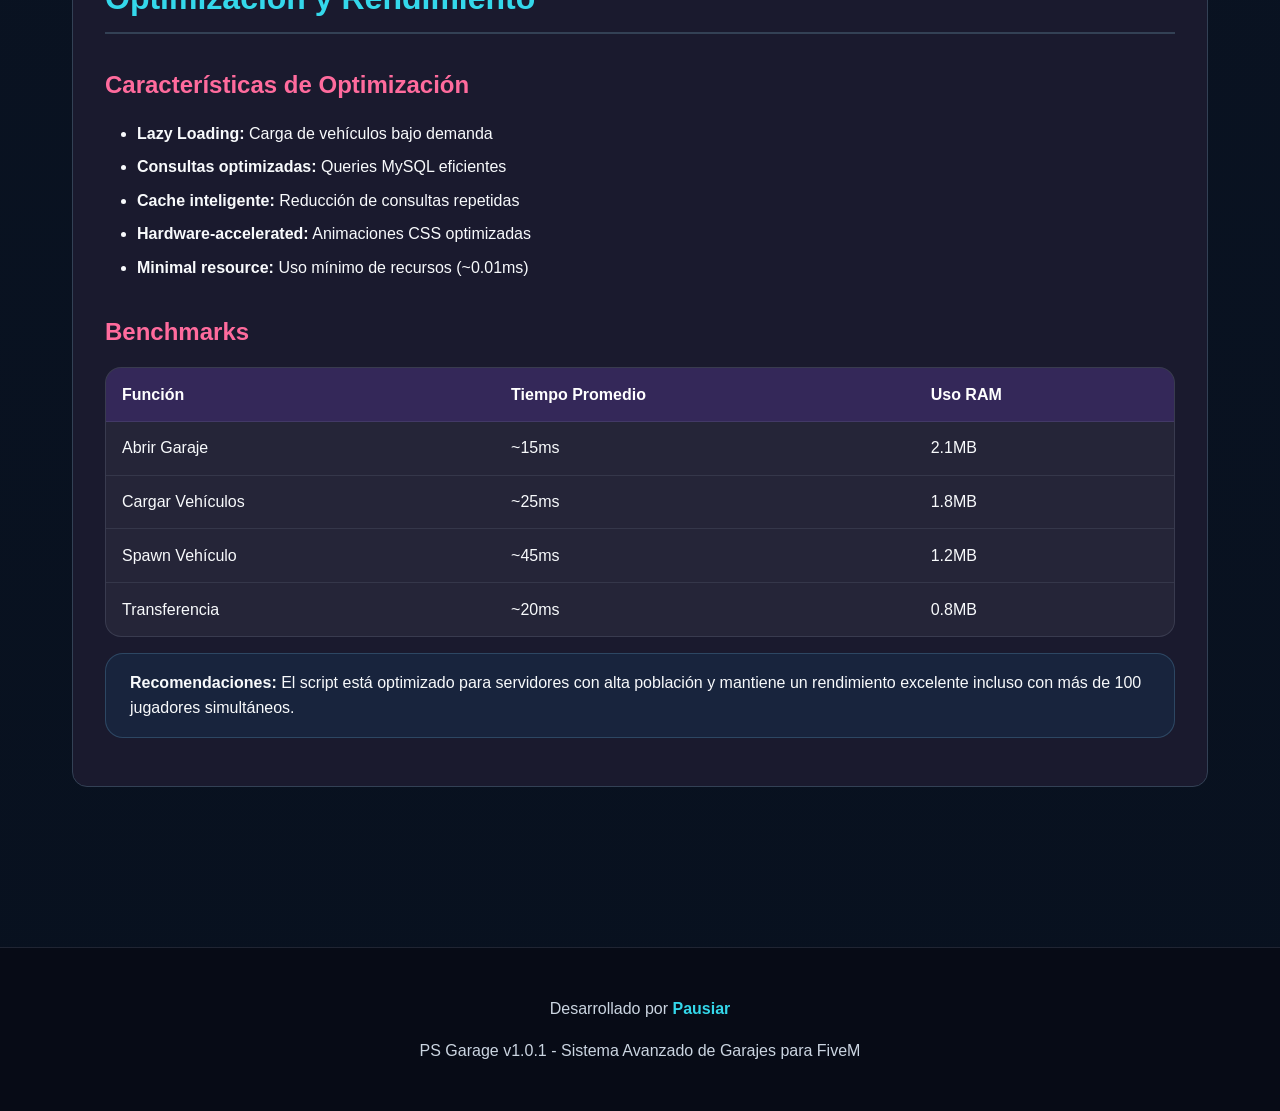
<file: garage.html>
<!DOCTYPE html>
<html lang="es">
<head>
    <meta charset="UTF-8">
    <meta name="viewport" content="width=device-width, initial-scale=1.0">
    <title>PS Garage - Documentación</title>
    <style>
        * {
            margin: 0;
            padding: 0;
            box-sizing: border-box;
        }

        :root {
            --primary: #34d8eb;
            --secondary: #ff6b9d;
            --success: #00c851;
            --danger: #ff4757;
            --dark: #0f0f23;
            --dark-secondary: #1a1a2e;
            --dark-tertiary: #252538;
            --text-primary: #f8fafc;
            --text-secondary: #cbd5e1;
            --border: #334155;
        }

        body {
            font-family: 'Inter', -apple-system, BlinkMacSystemFont, sans-serif;
            background: var(--dark);
            color: var(--text-primary);
            line-height: 1.6;
        }

        .header {
            background: linear-gradient(135deg, var(--primary), var(--secondary));
            padding: 3rem 2rem;
            text-align: center;
            box-shadow: 0 10px 30px rgba(0, 0, 0, 0.3);
        }

        .header h1 {
            font-size: 3rem;
            font-weight: 800;
            margin-bottom: 1rem;
        }

        .header p {
            font-size: 1.25rem;
            opacity: 0.9;
        }

        .badges {
            display: flex;
            gap: 0.5rem;
            justify-content: center;
            margin-top: 1rem;
            flex-wrap: wrap;
        }

        .badge {
            padding: 0.5rem 1rem;
            background: rgba(255, 255, 255, 0.2);
            backdrop-filter: blur(10px);
            border-radius: 20px;
            font-size: 0.875rem;
            font-weight: 600;
        }

        .container {
            max-width: 1200px;
            margin: 0 auto;
            padding: 2rem;
        }

        .nav {
            position: sticky;
            top: 0;
            background: var(--dark-secondary);
            padding: 1rem 2rem;
            border-bottom: 2px solid var(--border);
            backdrop-filter: blur(10px);
            z-index: 100;
            display: flex;
            gap: 2rem;
            overflow-x: auto;
        }

        .nav a {
            color: var(--text-secondary);
            text-decoration: none;
            font-weight: 500;
            transition: color 0.3s;
            white-space: nowrap;
        }

        .nav a:hover {
            color: var(--primary);
        }

        .section {
            margin-bottom: 4rem;
            padding: 2rem;
            background: var(--dark-secondary);
            border-radius: 15px;
            border: 1px solid var(--border);
        }

        .section h2 {
            font-size: 2rem;
            margin-bottom: 1.5rem;
            color: var(--primary);
            border-bottom: 2px solid var(--border);
            padding-bottom: 0.5rem;
        }

        .section h3 {
            font-size: 1.5rem;
            margin: 2rem 0 1rem;
            color: var(--secondary);
        }

        .section h4 {
            font-size: 1.25rem;
            margin: 1.5rem 0 1rem;
            color: var(--text-primary);
        }

        .code-block {
            background: var(--dark);
            border: 1px solid var(--border);
            border-radius: 10px;
            padding: 1.5rem;
            margin: 1rem 0;
            overflow-x: auto;
            position: relative;
        }

        .code-block pre {
            margin: 0;
            font-family: 'Monaco', 'Courier New', monospace;
            font-size: 0.875rem;
            color: var(--text-secondary);
        }

        .code-header {
            display: flex;
            justify-content: space-between;
            align-items: center;
            margin-bottom: 1rem;
            padding-bottom: 0.5rem;
            border-bottom: 1px solid var(--border);
        }

        .code-lang {
            font-size: 0.75rem;
            color: var(--primary);
            font-weight: 600;
            text-transform: uppercase;
        }

        table {
            width: 100%;
            border-collapse: collapse;
            margin: 1rem 0;
            background: var(--dark-tertiary);
            border-radius: 10px;
            overflow: hidden;
        }

        th, td {
            padding: 1rem;
            text-align: left;
            border-bottom: 1px solid var(--border);
        }

        th {
            background: var(--dark);
            color: var(--primary);
            font-weight: 600;
        }

        tr:last-child td {
            border-bottom: none;
        }

        .feature-grid {
            display: grid;
            grid-template-columns: repeat(auto-fit, minmax(300px, 1fr));
            gap: 1.5rem;
            margin: 2rem 0;
        }

        .feature-card {
            background: var(--dark-tertiary);
            padding: 1.5rem;
            border-radius: 10px;
            border: 1px solid var(--border);
            transition: transform 0.3s, box-shadow 0.3s;
        }

        .feature-card:hover {
            transform: translateY(-5px);
            box-shadow: 0 10px 30px rgba(52, 216, 235, 0.2);
        }

        .feature-card h4 {
            color: var(--primary);
            margin-bottom: 0.5rem;
        }

        .alert {
            padding: 1rem 1.5rem;
            border-radius: 10px;
            margin: 1rem 0;
            border-left: 4px solid;
        }

        .alert-info {
            background: rgba(52, 216, 235, 0.1);
            border-color: var(--primary);
        }

        .alert-warning {
            background: rgba(255, 167, 38, 0.1);
            border-color: var(--danger);
        }

        .alert-success {
            background: rgba(0, 200, 81, 0.1);
            border-color: var(--success);
        }

        ul, ol {
            margin-left: 2rem;
            margin: 1rem 0 1rem 2rem;
        }

        li {
            margin: 0.5rem 0;
        }

        .step-number {
            display: inline-block;
            width: 30px;
            height: 30px;
            background: var(--primary);
            color: var(--dark);
            border-radius: 50%;
            text-align: center;
            line-height: 30px;
            font-weight: 700;
            margin-right: 0.5rem;
        }

        @media (max-width: 768px) {
            .header h1 {
                font-size: 2rem;
            }

            .section {
                padding: 1rem;
            }

            .nav {
                gap: 1rem;
            }
        }
    </style>
    <link rel="stylesheet" href="assets/docs-premium.css">
</head>
<body>
    <div class="header">
        <h1><svg class="icon icon-inline" aria-hidden="true"><use href="assets/icons.svg#car"></use></svg> PS Garage</h1>
        <p>Sistema Avanzado de Garajes para FiveM</p>
        <div class="badges">
            <span class="badge">FiveM Compatible</span>
            <span class="badge">ESX Ready</span>
            <span class="badge">QB-Core Ready</span>
            <span class="badge">v1.0.1</span>
        </div>
    </div>

    <nav class="nav">
        <li class="nav-item"><a class="nav-link" href="index.html"><i class="fas fa-home me-1"></i>Volver al Inicio</a></li>
        <a href="#descripcion">Descripción</a>
        <a href="#caracteristicas">Características</a>
        <a href="#requisitos">Requisitos</a>
        <a href="#instalacion">Instalación</a>
        <a href="#configuracion">Configuración</a>
        <a href="#uso">Uso</a>
        <a href="#basedatos">Base de Datos</a>
        <a href="#eventos">Eventos</a>
        <a href="#problemas">Solución de Problemas</a>
    </nav>

    <div class="container">
        <!-- DESCRIPCIÓN -->
        <section id="descripcion" class="section">
            <h2>Descripción General</h2>
            <p>PS Garage es un sistema completo de gestión de garajes para servidores FiveM con una interfaz moderna basada en glassmorphism. Permite a los jugadores guardar, sacar, transferir y renombrar sus vehículos con una experiencia de usuario premium.</p>
            
            <div class="alert alert-info">
                <strong>Compatibilidad:</strong> Este script es compatible con ESX Legacy y QB-Core Framework.
            </div>
        </section>

        <!-- CARACTERÍSTICAS -->
        <section id="caracteristicas" class="section">
            <h2>Características Principales</h2>
            
            <div class="feature-grid">
                <div class="feature-card">
                    <h4><svg class="icon icon-inline" aria-hidden="true"><use href="assets/icons.svg#star"></use></svg> Interfaz Glassmorphism</h4>
                    <p>Diseño moderno con efectos de blur, transparencia y gradientes animados.</p>
                </div>
                <div class="feature-card">
                    <h4><svg class="icon icon-inline" aria-hidden="true"><use href="assets/icons.svg#car"></use></svg> Gestión Completa</h4>
                    <p>Sacar, guardar y organizar vehículos con facilidad.</p>
                </div>
                <div class="feature-card">
                    <h4><svg class="icon icon-inline" aria-hidden="true"><use href="assets/icons.svg#rocket"></use></svg> Sistema de Transferencias</h4>
                    <p>Mueve vehículos entre diferentes garajes.</p>
                </div>
                <div class="feature-card">
                    <h4><svg class="icon icon-inline" aria-hidden="true"><use href="assets/icons.svg#wrench"></use></svg> Renombrado Personalizado</h4>
                    <p>Asigna nombres custom a tus vehículos.</p>
                </div>
                <div class="feature-card">
                    <h4><svg class="icon icon-inline" aria-hidden="true"><use href="assets/icons.svg#cash"></use></svg> Sistema de Costos</h4>
                    <p>Cobra automáticamente por vehículos no guardados.</p>
                </div>
                <div class="feature-card">
                    <h4><svg class="icon icon-inline" aria-hidden="true"><use href="assets/icons.svg#search"></use></svg> Búsqueda Inteligente</h4>
                    <p>Filtra vehículos por nombre o matrícula en tiempo real.</p>
                </div>
            </div>
        </section>

        <!-- REQUISITOS -->
        <section id="requisitos" class="section">
            <h2>Requisitos del Sistema</h2>
            
            <table>
                <thead>
                    <tr>
                        <th>Componente</th>
                        <th>Versión Mínima</th>
                        <th>Obligatorio</th>
                    </tr>
                </thead>
                <tbody>
                    <tr>
                        <td>FiveM Server</td>
                        <td>Build 2944+</td>
                        <td><svg class="icon icon-inline" aria-hidden="true"><use href="assets/icons.svg#check"></use></svg></td>
                    </tr>
                    <tr>
                        <td>MySQL/MariaDB</td>
                        <td>5.7+ / 10.2+</td>
                        <td><svg class="icon icon-inline" aria-hidden="true"><use href="assets/icons.svg#check"></use></svg></td>
                    </tr>
                    <tr>
                        <td>ESX Legacy</td>
                        <td>Latest</td>
                        <td><svg class="icon icon-inline" aria-hidden="true"><use href="assets/icons.svg#check"></use></svg> (o QB-Core)</td>
                    </tr>
                    <tr>
                        <td>QB-Core</td>
                        <td>Latest</td>
                        <td><svg class="icon icon-inline" aria-hidden="true"><use href="assets/icons.svg#check"></use></svg> (o ESX)</td>
                    </tr>
                    <tr>
                        <td>mysql-async</td>
                        <td>Latest</td>
                        <td><svg class="icon icon-inline" aria-hidden="true"><use href="assets/icons.svg#check"></use></svg></td>
                    </tr>
                </tbody>
            </table>
        </section>

        <!-- INSTALACIÓN -->
        <section id="instalacion" class="section">
            <h2>Instalación</h2>
            
            <h3><span class="step-number">1</span>Estructura de Archivos</h3>
            <p>Coloca la carpeta ps_garage en tu directorio resources:</p>
            <div class="code-block">
                <div class="code-header">
                    <span class="code-lang">Estructura</span>
                </div>
                <pre>server-data/
└── resources/
    └── ps_garage/
        ├── client/
        │   └── main.lua
        ├── server/
        │   └── main.lua
        ├── ui/
        │   └── index.html
        ├── config.lua
        └── fxmanifest.lua</pre>
            </div>

            <h3><span class="step-number">2</span>Base de Datos</h3>
            <p>Ejecuta el siguiente SQL en tu base de datos MySQL:</p>
            <div class="code-block">
                <div class="code-header">
                    <span class="code-lang">SQL</span>
                </div>
                <pre>CREATE TABLE IF NOT EXISTS `player_vehicles` (
    `id` INT(11) NOT NULL AUTO_INCREMENT,
    `owner` VARCHAR(60) NOT NULL,
    `plate` VARCHAR(12) NOT NULL,
    `vehicle` LONGTEXT NOT NULL,
    `stored` TINYINT(1) NOT NULL DEFAULT 1,
    `garage` VARCHAR(50) DEFAULT 'Centro de la Ciudad',
    `custom_name` VARCHAR(100) DEFAULT NULL,
    PRIMARY KEY (`id`),
    UNIQUE KEY `plate` (`plate`),
    KEY `owner` (`owner`)
) ENGINE=InnoDB DEFAULT CHARSET=utf8mb4;</pre>
            </div>

            <h3><span class="step-number">3</span>Configurar server.cfg</h3>
            <div class="code-block">
                <div class="code-header">
                    <span class="code-lang">CFG</span>
                </div>
                <pre># Dependencias
ensure mysql-async

# PS Garage
ensure ps_garage</pre>
            </div>

            <h3><span class="step-number">4</span>Reiniciar Servidor</h3>
            <div class="code-block">
                <div class="code-header">
                    <span class="code-lang">Bash</span>
                </div>
                <pre>restart ps_garage</pre>
            </div>
        </section>

        <!-- CONFIGURACIÓN -->
        <section id="configuracion" class="section">
            <h2>Configuración</h2>
            
            <h3>config.lua - Configuración General</h3>
            <div class="code-block">
                <div class="code-header">
                    <span class="code-lang">Lua</span>
                </div>
                <pre>Config = {}

-- Framework seleccionado
Config.Framework = 'esx'  -- 'esx' o 'qb'

-- Idioma del sistema
Config.Locale = 'es'

-- Precio por sacar vehículo no guardado
Config.UnsavedCarPrice = 500</pre>
            </div>

            <h3>Configuración de Garajes</h3>
            <p>Cada garaje se configura con estos parámetros:</p>
            <div class="code-block">
                <div class="code-header">
                    <span class="code-lang">Lua</span>
                </div>
                <pre>Config.Garages = {
    {
        name = 'Centro de la Ciudad',
        coords = vector3(-340.85, -874.68, 31.31),
        spawn = vector4(-336.31, -875.44, 31.31, 117.83),
        blip = {
            sprite = 357,
            color = 3,
            scale = 0.8
        },
        maxSlots = 10,
        type = 'public'  -- public, private, gang
    }
}</pre>
            </div>

            <h4>Parámetros de Garaje</h4>
            <table>
                <thead>
                    <tr>
                        <th>Parámetro</th>
                        <th>Tipo</th>
                        <th>Descripción</th>
                    </tr>
                </thead>
                <tbody>
                    <tr>
                        <td>name</td>
                        <td>string</td>
                        <td>Nombre visible del garaje</td>
                    </tr>
                    <tr>
                        <td>coords</td>
                        <td>vector3</td>
                        <td>Coordenadas de interacción</td>
                    </tr>
                    <tr>
                        <td>spawn</td>
                        <td>vector4</td>
                        <td>Punto de spawn (x, y, z, heading)</td>
                    </tr>
                    <tr>
                        <td>blip.sprite</td>
                        <td>number</td>
                        <td>ID del icono del blip</td>
                    </tr>
                    <tr>
                        <td>blip.color</td>
                        <td>number</td>
                        <td>Color del blip</td>
                    </tr>
                    <tr>
                        <td>maxSlots</td>
                        <td>number</td>
                        <td>Máximo de vehículos</td>
                    </tr>
                    <tr>
                        <td>type</td>
                        <td>string</td>
                        <td>Tipo: public, private, gang</td>
                    </tr>
                </tbody>
            </table>
        </section>

        <!-- USO -->
        <section id="uso" class="section">
            <h2>Uso del Sistema</h2>
            
            <h3>Acceso al Garaje</h3>
            <ol>
                <li>Dirígete a cualquier blip de garaje en el mapa</li>
                <li>Presiona <strong>E</strong> cuando estés cerca del marcador</li>
                <li>La interfaz se abrirá automáticamente</li>
            </ol>

            <h3>Gestión de Vehículos</h3>
            
            <h4>Sacar Vehículo</h4>
            <ul>
                <li>Haz clic en <strong>"Sacar"</strong> en la tarjeta del vehículo</li>
                <li>Si no está guardado, se cobrará $500</li>
                <li>El vehículo aparecerá en el punto de spawn</li>
            </ul>

            <h4>Guardar Vehículo</h4>
            <ul>
                <li>Sube a tu vehículo</li>
                <li>Ve al garaje y presiona <strong>"Guardar Vehículo"</strong></li>
                <li>El vehículo se almacenará automáticamente</li>
            </ul>

            <h4>Transferir Vehículo</h4>
            <ul>
                <li>Haz clic en <strong>"Transferir"</strong> en cualquier vehículo</li>
                <li>Selecciona el garaje de destino</li>
                <li>Confirma la transferencia</li>
            </ul>

            <h4>Renombrar Vehículo</h4>
            <ul>
                <li>Haz clic en el <strong>nombre del vehículo</strong></li>
                <li>Escribe el nuevo nombre personalizado</li>
                <li>Confirma el cambio</li>
            </ul>

            <h3>Filtros y Búsqueda</h3>
            <table>
                <thead>
                    <tr>
                        <th>Filtro</th>
                        <th>Descripción</th>
                    </tr>
                </thead>
                <tbody>
                    <tr>
                        <td>Todos</td>
                        <td>Muestra todos los vehículos</td>
                    </tr>
                    <tr>
                        <td>Guardados</td>
                        <td>Solo vehículos en el garaje</td>
                    </tr>
                    <tr>
                        <td>Fuera</td>
                        <td>Solo vehículos siendo usados</td>
                    </tr>
                    <tr>
                        <td>Búsqueda</td>
                        <td>Busca por nombre o matrícula</td>
                    </tr>
                </tbody>
            </table>
        </section>

        <!-- BASE DE DATOS -->
        <section id="basedatos" class="section">
            <h2>Base de Datos</h2>
            
            <h3>Estructura de la Tabla player_vehicles</h3>
            <table>
                <thead>
                    <tr>
                        <th>Campo</th>
                        <th>Tipo</th>
                        <th>Descripción</th>
                    </tr>
                </thead>
                <tbody>
                    <tr>
                        <td>id</td>
                        <td>INT(11)</td>
                        <td>ID único autoincremental</td>
                    </tr>
                    <tr>
                        <td>owner</td>
                        <td>VARCHAR(60)</td>
                        <td>Identificador del propietario</td>
                    </tr>
                    <tr>
                        <td>plate</td>
                        <td>VARCHAR(12)</td>
                        <td>Matrícula del vehículo (único)</td>
                    </tr>
                    <tr>
                        <td>vehicle</td>
                        <td>LONGTEXT</td>
                        <td>Propiedades del vehículo (JSON)</td>
                    </tr>
                    <tr>
                        <td>stored</td>
                        <td>TINYINT(1)</td>
                        <td>Estado: 1=guardado, 0=fuera</td>
                    </tr>
                    <tr>
                        <td>garage</td>
                        <td>VARCHAR(50)</td>
                        <td>Nombre del garaje actual</td>
                    </tr>
                    <tr>
                        <td>custom_name</td>
                        <td>VARCHAR(100)</td>
                        <td>Nombre personalizado</td>
                    </tr>
                </tbody>
            </table>
        </section>

        <!-- EVENTOS -->
        <section id="eventos" class="section">
            <h2>Eventos y Callbacks</h2>
            
            <h3>Eventos del Servidor</h3>
            <div class="code-block">
                <div class="code-header">
                    <span class="code-lang">Lua</span>
                </div>
                <pre>-- Obtener vehículos del garaje
TriggerServerEvent('ps_garage:getVehicles', garageName)

-- Sacar vehículo
TriggerServerEvent('ps_garage:requestVehicle', plate)

-- Guardar vehículo
TriggerServerEvent('ps_garage:storeVehicle', vehicleData, garageName)

-- Transferir vehículo
TriggerServerEvent('ps_garage:transferVehicle', plate, newGarage)

-- Renombrar vehículo
TriggerServerEvent('ps_garage:renameVehicle', plate, newName)</pre>
            </div>

            <h3>Eventos del Cliente</h3>
            <div class="code-block">
                <div class="code-header">
                    <span class="code-lang">Lua</span>
                </div>
                <pre>-- Recibir lista de vehículos
RegisterNetEvent('ps_garage:receiveVehicles')

-- Spawnear vehículo
RegisterNetEvent('ps_garage:spawnVehicle')

-- Notificaciones
RegisterNetEvent('ps_garage:notify')</pre>
            </div>

            <h3>Callbacks NUI</h3>
            <div class="code-block">
                <div class="code-header">
                    <span class="code-lang">JavaScript</span>
                </div>
                <pre>// Cerrar garaje
fetch(`https://${GetParentResourceName()}/closeGarage`, {
    method: 'POST',
    body: JSON.stringify({})
});

// Sacar vehículo
fetch(`https://${GetParentResourceName()}/takeOutVehicle`, {
    method: 'POST',
    body: JSON.stringify({ plate: plate })
});</pre>
            </div>
        </section>

        <!-- SOLUCIÓN DE PROBLEMAS -->
        <section id="problemas" class="section">
            <h2>Solución de Problemas</h2>
            
            <h3>La interfaz no se abre</h3>
            <div class="alert alert-warning">
                <strong>Verificar:</strong>
                <ul>
                    <li>El recurso está iniciado en el servidor</li>
                    <li>No hay errores de JavaScript en F8</li>
                    <li>Los archivos UI están presentes</li>
                    <li>El jugador tiene permiso para acceder</li>
                </ul>
            </div>

            <h3>Vehículos no aparecen</h3>
            <div class="alert alert-warning">
                <strong>Verificar en MySQL:</strong>
            </div>
            <div class="code-block">
                <div class="code-header">
                    <span class="code-lang">SQL</span>
                </div>
                <pre>SELECT * FROM player_vehicles WHERE owner = 'tu_identifier';</pre>
            </div>

            <h3>Errores de framework</h3>
            <div class="alert alert-warning">
                <strong>Verificar en config.lua:</strong>
            </div>
            <div class="code-block">
                <div class="code-header">
                    <span class="code-lang">Lua</span>
                </div>
                <pre>Config.Framework = 'esx'  -- o 'qb'</pre>
            </div>

            <h3>Vehículo no spawna correctamente</h3>
            <div class="alert alert-info">
                <strong>Causas comunes:</strong>
                <ul>
                    <li>Coordenadas de spawn incorrectas</li>
                    <li>Modelo de vehículo no válido</li>
                    <li>Propiedades del vehículo corruptas en JSON</li>
                </ul>
            </div>

            <h3>Debug Mode</h3>
            <p>Para activar logs detallados, añade en config.lua:</p>
            <div class="code-block">
                <div class="code-header">
                    <span class="code-lang">Lua</span>
                </div>
                <pre>Config.Debug = true</pre>
            </div>
        </section>

        <!-- RENDIMIENTO -->
        <section id="rendimiento" class="section">
            <h2>Optimización y Rendimiento</h2>
            
            <h3>Características de Optimización</h3>
            <ul>
                <li><strong>Lazy Loading:</strong> Carga de vehículos bajo demanda</li>
                <li><strong>Consultas optimizadas:</strong> Queries MySQL eficientes</li>
                <li><strong>Cache inteligente:</strong> Reducción de consultas repetidas</li>
                <li><strong>Hardware-accelerated:</strong> Animaciones CSS optimizadas</li>
                <li><strong>Minimal resource:</strong> Uso mínimo de recursos (~0.01ms)</li>
            </ul>

            <h3>Benchmarks</h3>
            <table>
                <thead>
                    <tr>
                        <th>Función</th>
                        <th>Tiempo Promedio</th>
                        <th>Uso RAM</th>
                    </tr>
                </thead>
                <tbody>
                    <tr>
                        <td>Abrir Garaje</td>
                        <td>~15ms</td>
                        <td>2.1MB</td>
                    </tr>
                    <tr>
                        <td>Cargar Vehículos</td>
                        <td>~25ms</td>
                        <td>1.8MB</td>
                    </tr>
                    <tr>
                        <td>Spawn Vehículo</td>
                        <td>~45ms</td>
                        <td>1.2MB</td>
                    </tr>
                    <tr>
                        <td>Transferencia</td>
                        <td>~20ms</td>
                        <td>0.8MB</td>
                    </tr>
                </tbody>
            </table>

            <div class="alert alert-success">
                <strong>Recomendaciones:</strong> El script está optimizado para servidores con alta población y mantiene un rendimiento excelente incluso con más de 100 jugadores simultáneos.
            </div>
        </section>
    </div>

    <footer style="text-align: center; padding: 3rem; background: var(--dark-secondary); border-top: 2px solid var(--border); margin-top: 4rem;">
        <p style="color: var(--text-secondary);">Desarrollado por <strong style="color: var(--primary);">Pausiar</strong></p>
        <p style="color: var(--text-secondary); margin-top: 1rem;">PS Garage v1.0.1 - Sistema Avanzado de Garajes para FiveM</p>
    </footer>
</body>
</html>
</file>
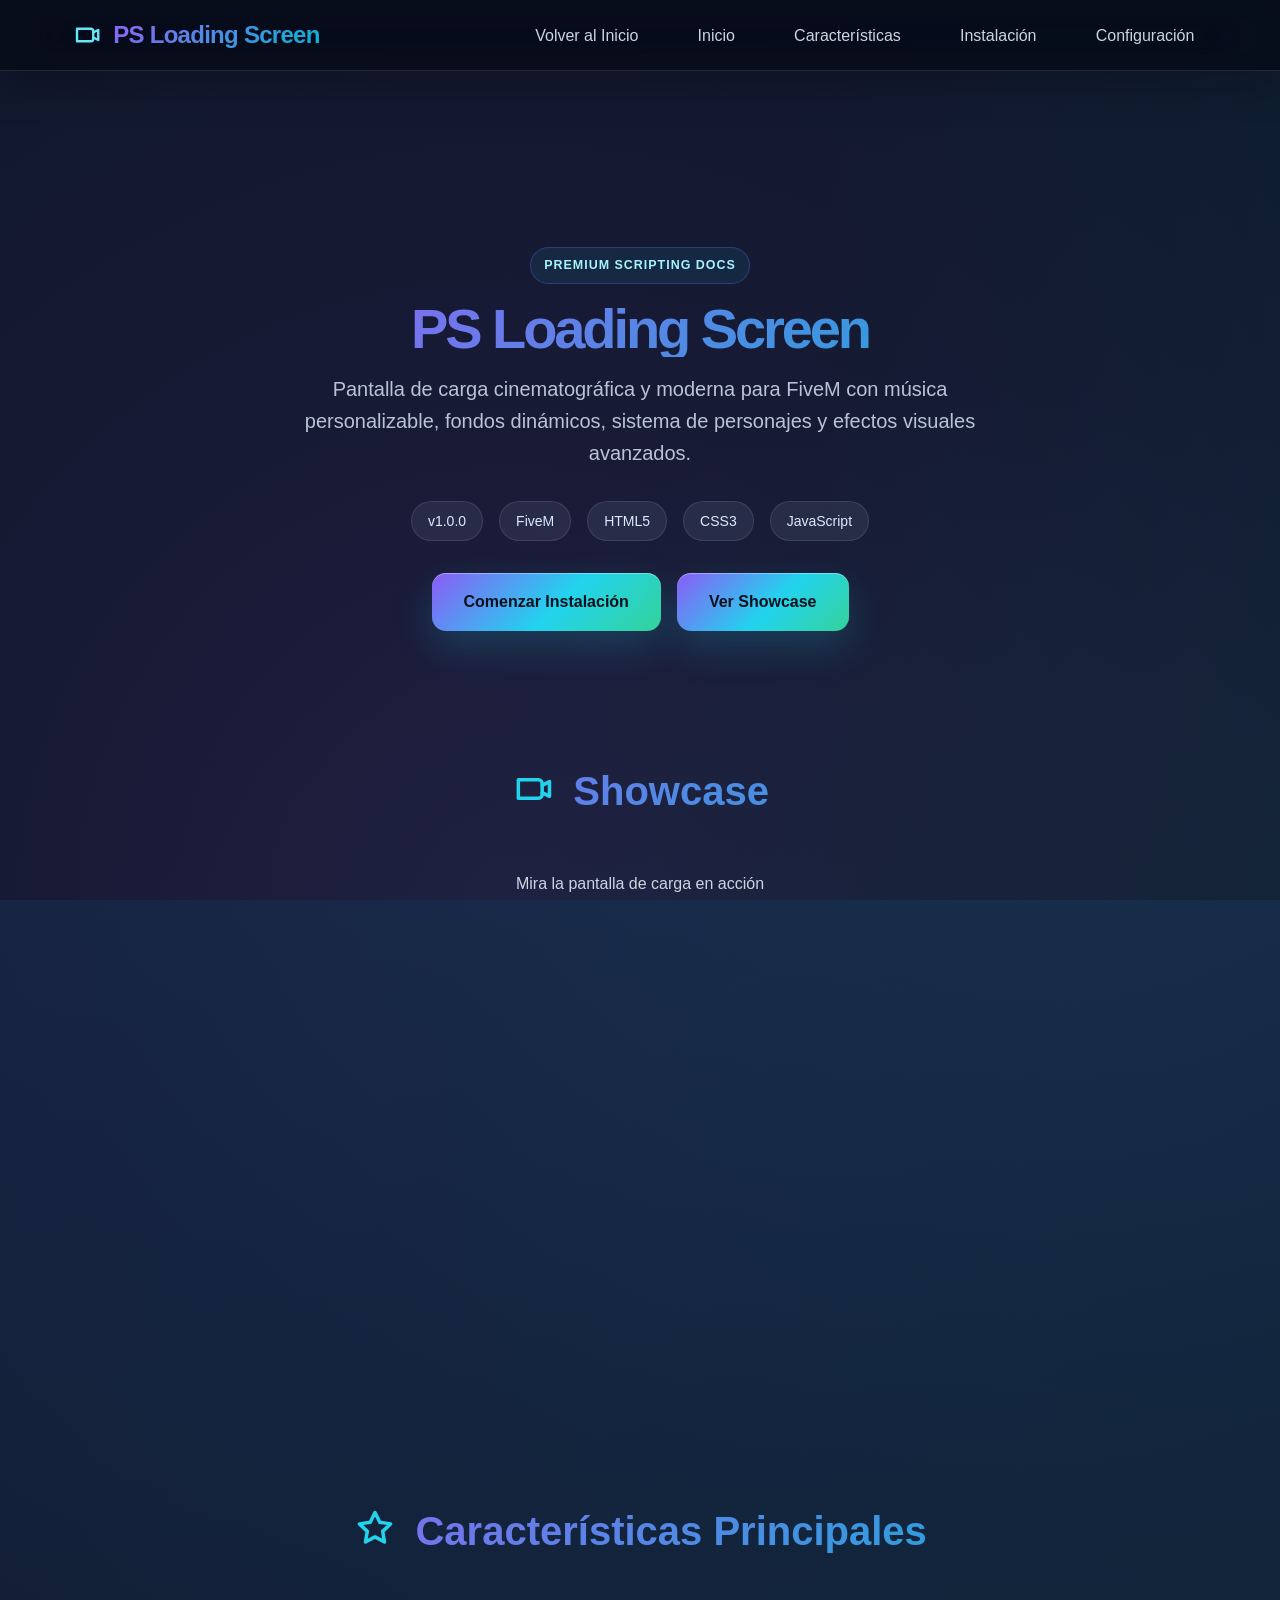
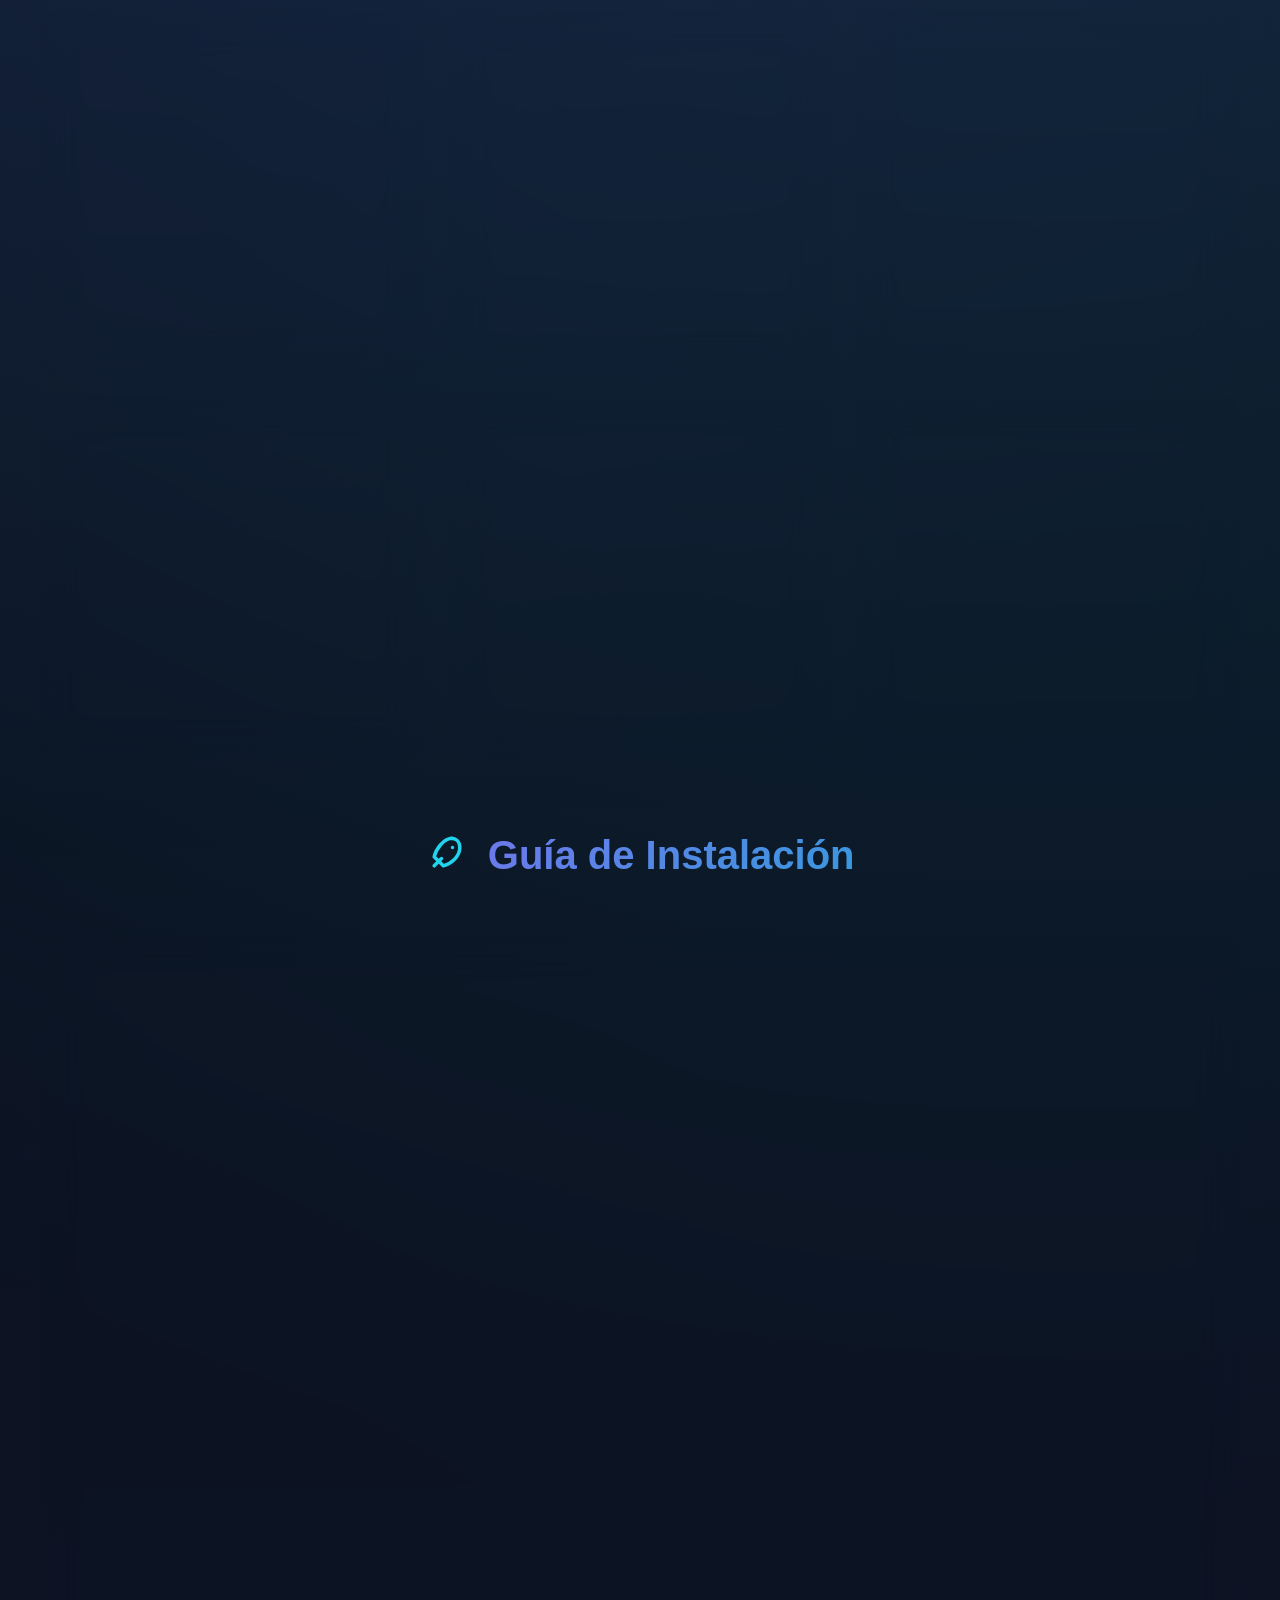
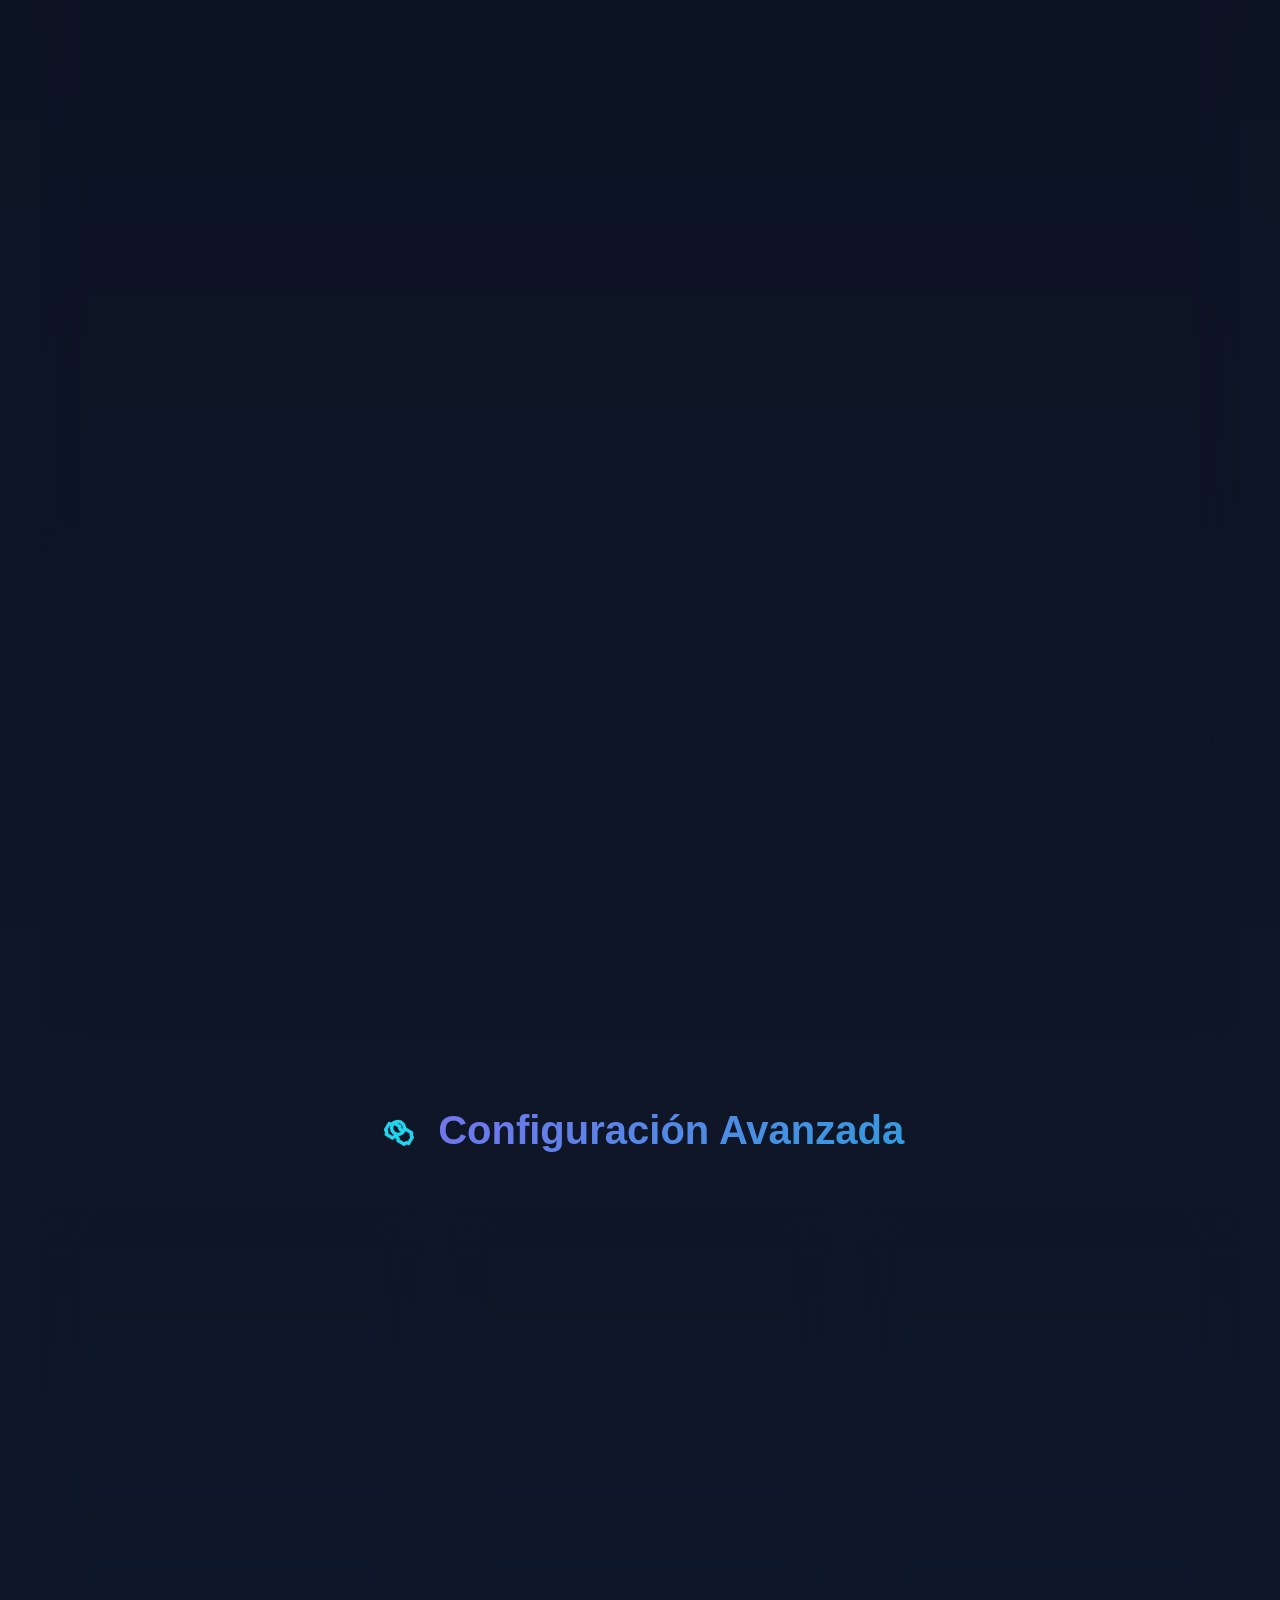
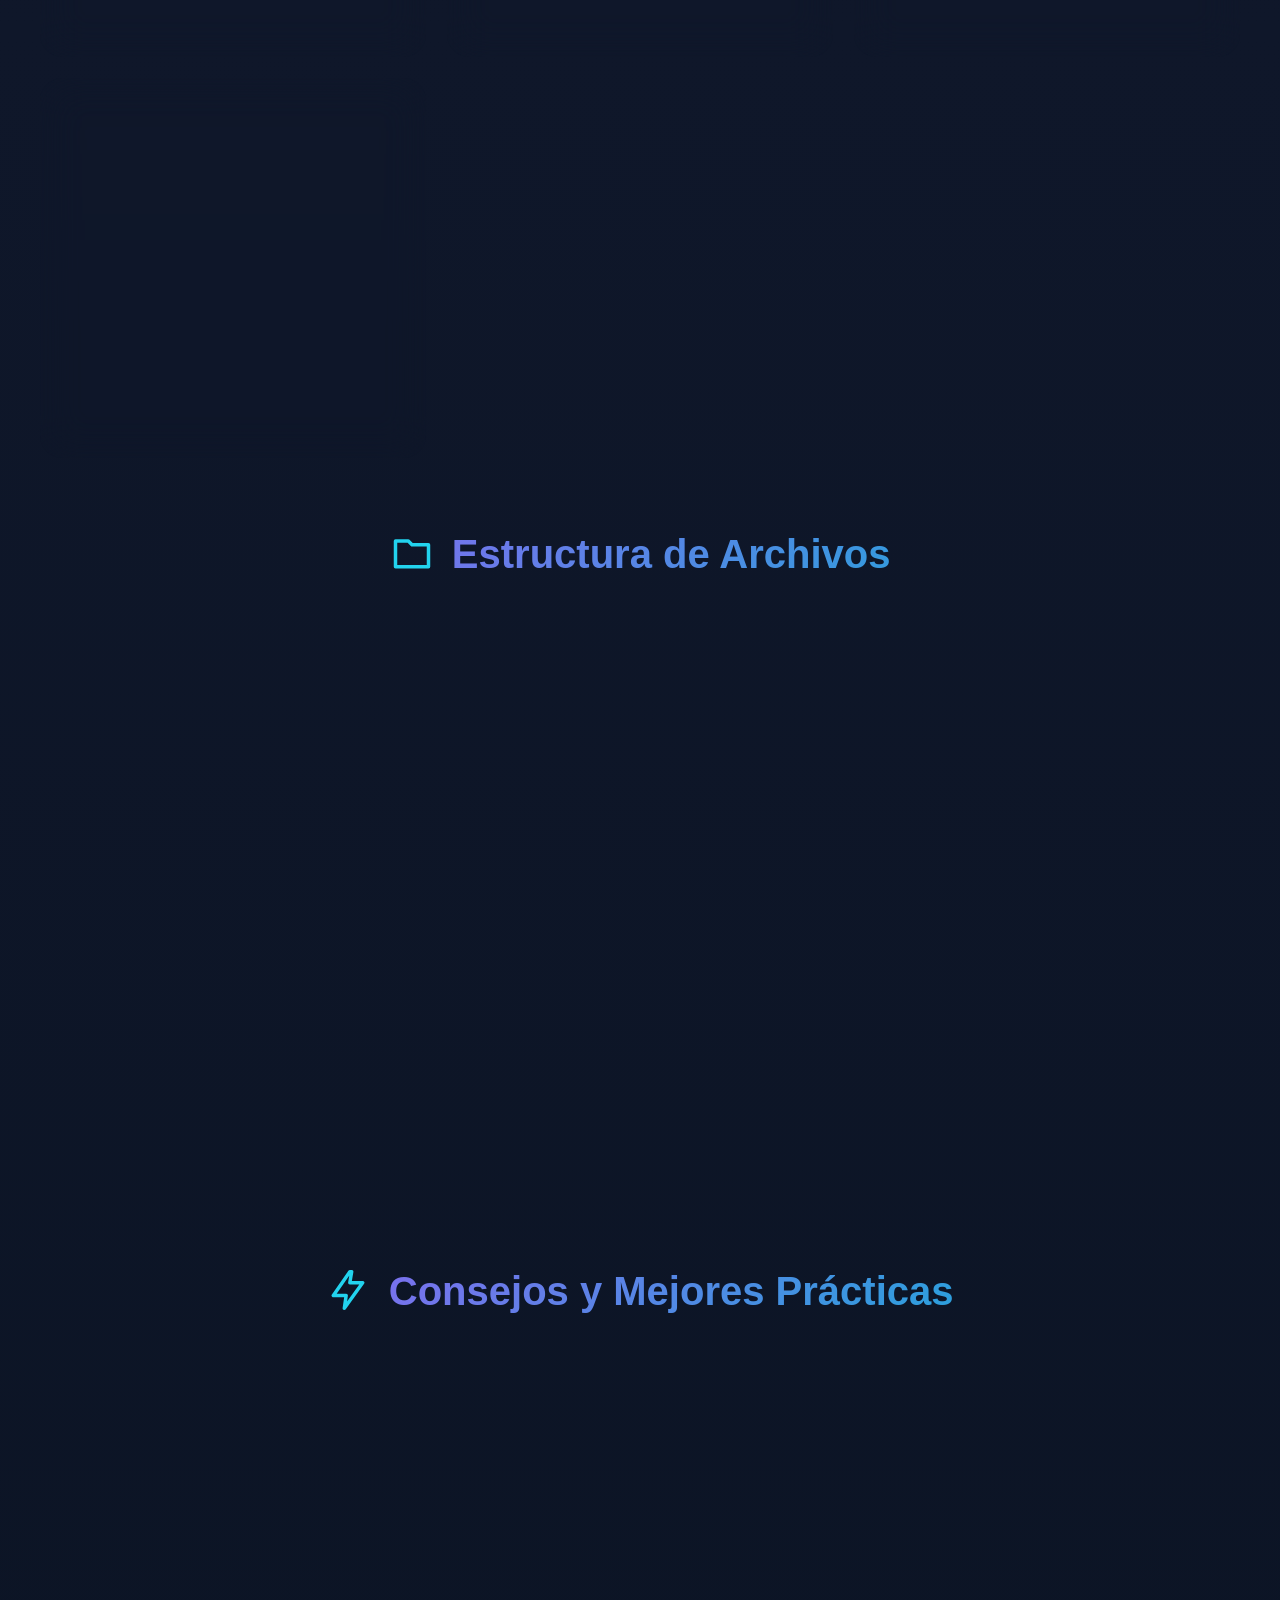
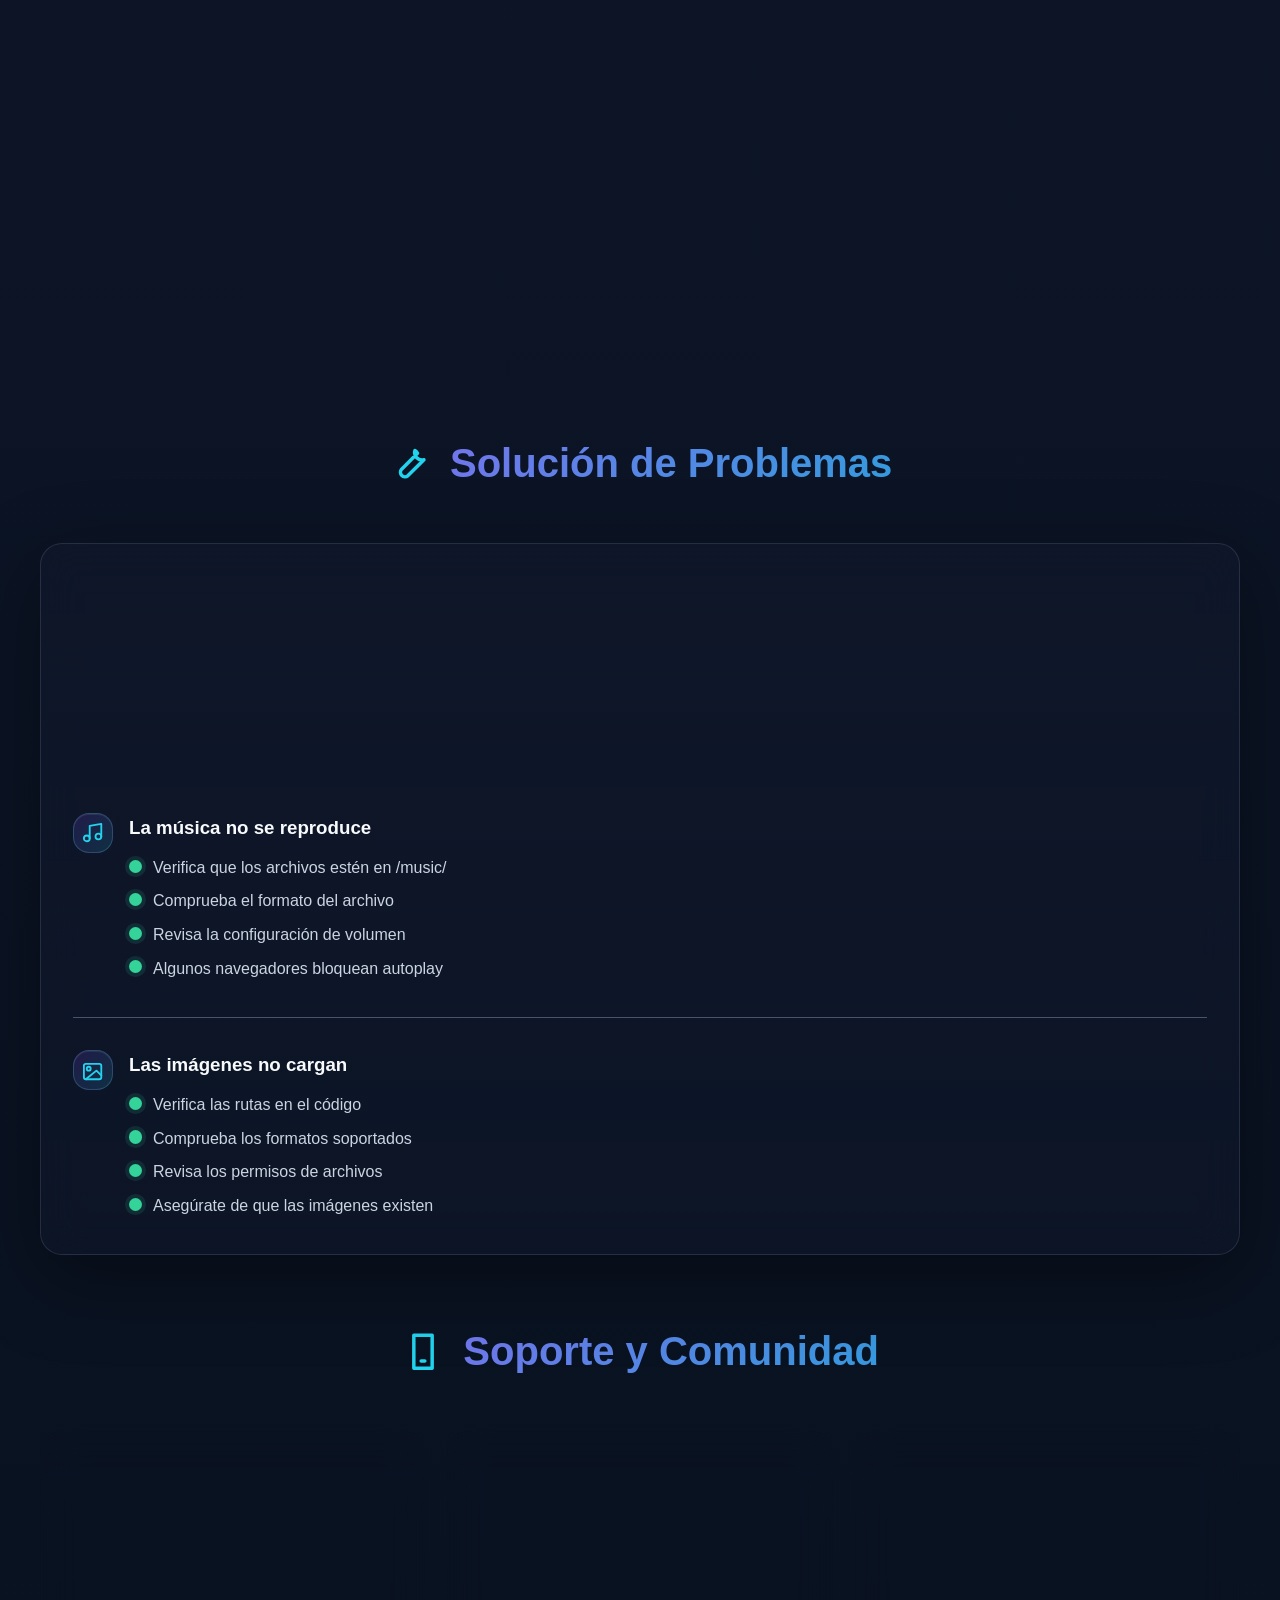
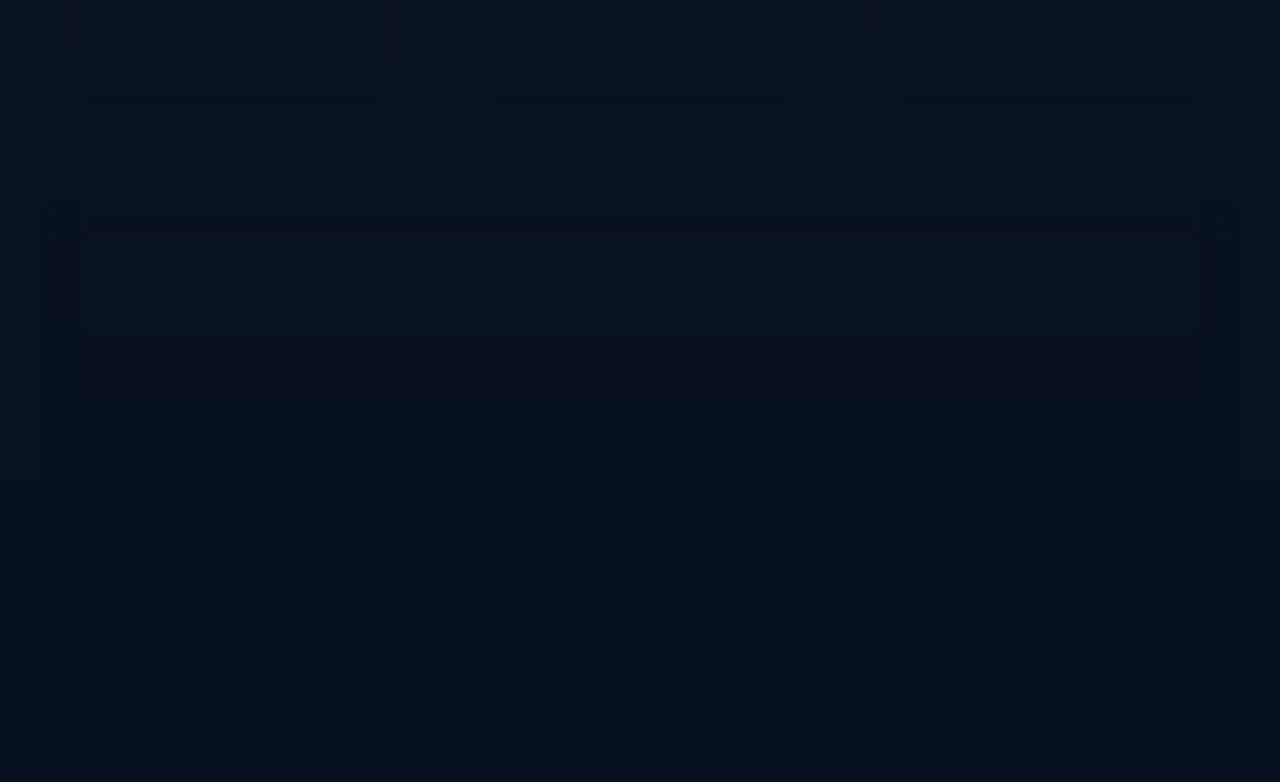
<file: loadingscreen.html>
<!DOCTYPE html>
<html lang="es">
<head>
    <meta charset="UTF-8">
    <meta name="viewport" content="width=device-width, initial-scale=1.0">
    <title>PS Loading Screen - Documentación</title>
    <style>
        * {
            margin: 0;
            padding: 0;
            box-sizing: border-box;
        }

        :root {
            --primary: #a855f7;
            --primary-dark: #9333ea;
            --secondary: #06b6d4;
            --dark: #0f172a;
            --dark-secondary: #1e293b;
            --dark-tertiary: #334155;
            --text-primary: #f8fafc;
            --text-secondary: #cbd5e1;
            --text-muted: #94a3b8;
            --border: #475569;
            --glass-bg: rgba(15, 23, 42, 0.8);
            --gradient: linear-gradient(135deg, var(--primary), var(--secondary));
            --success: #10b981;
            --warning: #f59e0b;
        }

        body {
            font-family: 'Inter', -apple-system, BlinkMacSystemFont, sans-serif;
            background: var(--dark);
            color: var(--text-primary);
            line-height: 1.6;
            overflow-x: hidden;
        }

        .bg-animation {
            position: fixed;
            top: 0;
            left: 0;
            width: 100%;
            height: 100%;
            z-index: -1;
            background: var(--dark);
            overflow: hidden;
        }

        .bg-animation::before {
            content: '';
            position: absolute;
            width: 200%;
            height: 200%;
            background: radial-gradient(circle at 20% 50%, rgba(168, 85, 247, 0.1) 0%, transparent 50%),
                        radial-gradient(circle at 80% 20%, rgba(6, 182, 212, 0.1) 0%, transparent 50%),
                        radial-gradient(circle at 40% 80%, rgba(16, 185, 129, 0.1) 0%, transparent 50%);
            animation: float 20s ease-in-out infinite;
        }

        @keyframes float {
            0%, 100% { transform: translateY(0px) rotate(0deg); }
            50% { transform: translateY(-20px) rotate(180deg); }
        }

        .header {
            position: fixed;
            top: 0;
            left: 0;
            right: 0;
            background: var(--glass-bg);
            backdrop-filter: blur(20px);
            border-bottom: 1px solid var(--border);
            z-index: 1000;
            padding: 1rem 0;
        }

        .nav {
            max-width: 1200px;
            margin: 0 auto;
            display: flex;
            justify-content: space-between;
            align-items: center;
            padding: 0 2rem;
        }

        .logo {
            font-size: 1.5rem;
            font-weight: 700;
            background: var(--gradient);
            -webkit-background-clip: text;
            -webkit-text-fill-color: transparent;
            background-clip: text;
        }

        .nav-links {
            display: flex;
            gap: 2rem;
            list-style: none;
        }

        .nav-links a {
            color: var(--text-secondary);
            text-decoration: none;
            transition: color 0.3s ease;
            position: relative;
        }

        .nav-links a:hover {
            color: var(--text-primary);
        }

        .nav-links a::after {
            content: '';
            position: absolute;
            bottom: -5px;
            left: 0;
            width: 0;
            height: 2px;
            background: var(--gradient);
            transition: width 0.3s ease;
        }

        .nav-links a:hover::after {
            width: 100%;
        }

        .main {
            margin-top: 80px;
            padding: 2rem;
        }

        .container {
            max-width: 1200px;
            margin: 0 auto;
        }

        .hero {
            text-align: center;
            padding: 4rem 0;
            margin-bottom: 4rem;
        }

        .hero h1 {
            font-size: 3.5rem;
            font-weight: 800;
            margin-bottom: 1rem;
            background: var(--gradient);
            -webkit-background-clip: text;
            -webkit-text-fill-color: transparent;
            background-clip: text;
            animation: fadeInUp 1s ease;
        }

        .hero p {
            font-size: 1.25rem;
            color: var(--text-secondary);
            max-width: 700px;
            margin: 0 auto 2rem;
            animation: fadeInUp 1s ease 0.2s both;
        }

        .hero-badges {
            display: flex;
            justify-content: center;
            gap: 1rem;
            flex-wrap: wrap;
            margin-bottom: 2rem;
            animation: fadeInUp 1s ease 0.3s both;
        }

        .badge {
            padding: 0.5rem 1rem;
            background: var(--dark-tertiary);
            border: 1px solid var(--border);
            border-radius: 20px;
            font-size: 0.875rem;
            color: var(--text-secondary);
        }

        .badge.version {
            background: var(--primary);
            color: white;
            border-color: var(--primary);
        }

        .cta-buttons {
            display: flex;
            justify-content: center;
            gap: 1rem;
            flex-wrap: wrap;
            animation: fadeInUp 1s ease 0.4s both;
        }

        .cta-button {
            display: inline-block;
            padding: 1rem 2rem;
            border-radius: 10px;
            font-weight: 600;
            text-decoration: none;
            transition: transform 0.3s ease, box-shadow 0.3s ease;
        }

        .cta-button.primary {
            background: var(--gradient);
            color: white;
        }

        .cta-button.secondary {
            background: transparent;
            color: var(--text-primary);
            border: 2px solid var(--border);
        }

        .cta-button:hover {
            transform: translateY(-2px);
        }

        .cta-button.primary:hover {
            box-shadow: 0 20px 40px rgba(168, 85, 247, 0.3);
        }

        @keyframes fadeInUp {
            from {
                opacity: 0;
                transform: translateY(30px);
            }
            to {
                opacity: 1;
                transform: translateY(0);
            }
        }

        .section {
            margin-bottom: 4rem;
        }

        .section h2 {
            font-size: 2.5rem;
            text-align: center;
            margin-bottom: 3rem;
            background: var(--gradient);
            -webkit-background-clip: text;
            -webkit-text-fill-color: transparent;
            background-clip: text;
        }

        .features-grid {
            display: grid;
            grid-template-columns: repeat(auto-fit, minmax(300px, 1fr));
            gap: 2rem;
            margin-bottom: 4rem;
        }

        .feature-card {
            background: var(--glass-bg);
            backdrop-filter: blur(20px);
            border: 1px solid var(--border);
            border-radius: 20px;
            padding: 2rem;
            transition: transform 0.3s ease, box-shadow 0.3s ease;
            position: relative;
            overflow: hidden;
        }

        .feature-card::before {
            content: '';
            position: absolute;
            top: 0;
            left: 0;
            right: 0;
            height: 4px;
            background: var(--gradient);
        }

        .feature-card:hover {
            transform: translateY(-5px);
            box-shadow: 0 25px 50px rgba(0, 0, 0, 0.3);
        }

        .feature-icon {
            font-size: 3rem;
            margin-bottom: 1rem;
            background: var(--gradient);
            -webkit-background-clip: text;
            -webkit-text-fill-color: transparent;
            background-clip: text;
        }

        .feature-card h3 {
            font-size: 1.5rem;
            margin-bottom: 1rem;
            color: var(--text-primary);
        }

        .feature-card p {
            color: var(--text-secondary);
            margin-bottom: 1rem;
        }

        .feature-list {
            list-style: none;
            padding: 0;
        }

        .feature-list li {
            padding: 0.25rem 0;
            color: var(--text-secondary);
            position: relative;
            padding-left: 1.5rem;
        }

        .feature-list li::before {
            content: '';
            position: absolute;
            left: 0;
            color: var(--success);
            font-weight: bold;
        }

        .code-block {
            background: var(--dark-secondary);
            border: 1px solid var(--border);
            border-radius: 8px;
            padding: 1rem;
            margin: 1rem 0;
            overflow-x: auto;
            position: relative;
        }

        .code-block pre {
            margin: 0;
            color: var(--text-primary);
            font-family: 'Monaco', 'Menlo', 'Ubuntu Mono', monospace;
            font-size: 0.875rem;
        }

        .installation-steps {
            background: var(--glass-bg);
            backdrop-filter: blur(20px);
            border: 1px solid var(--border);
            border-radius: 20px;
            padding: 2rem;
            margin-bottom: 2rem;
        }

        .step {
            display: flex;
            align-items: flex-start;
            gap: 1rem;
            margin-bottom: 2rem;
            padding-bottom: 2rem;
            border-bottom: 1px solid var(--border);
        }

        .step:last-child {
            border-bottom: none;
            margin-bottom: 0;
            padding-bottom: 0;
        }

        .step-number {
            background: var(--gradient);
            color: white;
            width: 40px;
            height: 40px;
            border-radius: 50%;
            display: flex;
            align-items: center;
            justify-content: center;
            font-weight: bold;
            flex-shrink: 0;
        }

        .step-content h3 {
            margin-bottom: 0.5rem;
            color: var(--text-primary);
        }

        .step-content p {
            color: var(--text-secondary);
            margin-bottom: 1rem;
        }

        @media (max-width: 768px) {
            .nav-links {
                display: none;
            }
            
            .hero h1 {
                font-size: 2.5rem;
            }
            
            .features-grid {
                grid-template-columns: 1fr;
            }
        }
    </style>
    <link rel="stylesheet" href="assets/docs-premium.css">
</head>
<body>
    <div class="bg-animation"></div>
    
    <header class="header">
        <nav class="nav">
            <div class="logo"><svg class="icon icon-inline" aria-hidden="true"><use href="assets/icons.svg#video"></use></svg> PS Loading Screen</div>
            <ul class="nav-links">
                <li><a href="index.html">Volver al Inicio</a></li>
                <li><a href="#inicio">Inicio</a></li>
                <li><a href="#features">Características</a></li>
                <li><a href="#installation">Instalación</a></li>
                <li><a href="#config">Configuración</a></li>
            </ul>
        </nav>
    </header>

    <main class="main">
        <div class="container">
            <section class="hero" id="inicio">
                <h1>PS Loading Screen</h1>
                <p>Pantalla de carga cinematográfica y moderna para FiveM con música personalizable, fondos dinámicos, sistema de personajes y efectos visuales avanzados.</p>
                
                <div class="hero-badges">
                    <span class="badge version">v1.0.0</span>
                    <span class="badge">FiveM</span>
                    <span class="badge">HTML5</span>
                    <span class="badge">CSS3</span>
                    <span class="badge">JavaScript</span>
                </div>

                <div class="cta-buttons">
                    <a href="#installation" class="cta-button primary">Comenzar Instalación</a>
                    <a href="#showcase" class="cta-button secondary">Ver Showcase</a>
                </div>
            </section>

            <section class="section" id="showcase">
                <h2><svg class="icon icon-inline" aria-hidden="true"><use href="assets/icons.svg#video"></use></svg> Showcase</h2>
                <p style="text-align: center; color: var(--text-secondary); margin-bottom: 2rem;">Mira la pantalla de carga en acción</p>
                
                <div style="max-width: 900px; margin: 0 auto;">
                    <div style="position: relative; padding-bottom: 56.25%; height: 0; overflow: hidden; border-radius: 15px;">
                        <iframe 
                            style="position: absolute; top: 0; left: 0; width: 100%; height: 100%;"
                            src="https://www.youtube.com/embed/8HkiWSCqZxw" 
                            title="PS Loading Screen Showcase" 
                            frameborder="0" 
                            allow="accelerometer; autoplay; clipboard-write; encrypted-media; gyroscope; picture-in-picture; web-share" 
                            allowfullscreen>
                        </iframe>
                    </div>
                </div>
            </section>

            <section class="section" id="features">
                <h2><svg class="icon icon-inline" aria-hidden="true"><use href="assets/icons.svg#star"></use></svg> Características Principales</h2>
                
                <div class="features-grid">
                    <div class="feature-card">
                        <div class="feature-icon"><svg class="icon icon-inline" aria-hidden="true"><use href="assets/icons.svg#star"></use></svg></div>
                        <h3>Diseño Cinematográfico</h3>
                        <p>Interfaz moderna con efectos visuales avanzados y animaciones fluidas.</p>
                        <ul class="feature-list">
                            <li>Fondos dinámicos personalizables</li>
                            <li>Animaciones suaves y profesionales</li>
                            <li>Efectos de partículas</li>
                            <li>Transiciones elegantes</li>
                        </ul>
                    </div>

                    <div class="feature-card">
                        <div class="feature-icon"><svg class="icon icon-inline" aria-hidden="true"><use href="assets/icons.svg#music"></use></svg></div>
                        <h3>Sistema de Música</h3>
                        <p>Reproductor de música integrado con controles interactivos.</p>
                        <ul class="feature-list">
                            <li>Música de fondo personalizable</li>
                            <li>Control de volumen</li>
                            <li>Opción de silenciar</li>
                            <li>Múltiples pistas soportadas</li>
                        </ul>
                    </div>

                    <div class="feature-card">
                        <div class="feature-icon"><svg class="icon icon-inline" aria-hidden="true"><use href="assets/icons.svg#user"></use></svg></div>
                        <h3>Galería de Personajes</h3>
                        <p>Muestra personajes del servidor con información interactiva.</p>
                        <ul class="feature-list">
                            <li>Sistema de carrusel de personajes</li>
                            <li>Imágenes personalizables</li>
                            <li>Descripciones y detalles</li>
                            <li>Navegación fluida</li>
                        </ul>
                    </div>

                    <div class="feature-card">
                        <div class="feature-icon"><svg class="icon icon-inline" aria-hidden="true"><use href="assets/icons.svg#image"></use></svg></div>
                        <h3>Fondos Múltiples</h3>
                        <p>Sistema de fondos rotativos con transiciones automáticas.</p>
                        <ul class="feature-list">
                            <li>Múltiples imágenes de fondo</li>
                            <li>Cambio automático o manual</li>
                            <li>Efectos de transición</li>
                            <li>Optimización de carga</li>
                        </ul>
                    </div>

                    <div class="feature-card">
                        <div class="feature-icon"><svg class="icon icon-inline" aria-hidden="true"><use href="assets/icons.svg#chart"></use></svg></div>
                        <h3>Información del Servidor</h3>
                        <p>Muestra información relevante mientras el jugador carga.</p>
                        <ul class="feature-list">
                            <li>Reglas del servidor</li>
                            <li>Información de la comunidad</li>
                            <li>Enlaces sociales</li>
                            <li>Mensajes personalizables</li>
                        </ul>
                    </div>

                    <div class="feature-card">
                        <div class="feature-icon"><svg class="icon icon-inline" aria-hidden="true"><use href="assets/icons.svg#bolt"></use></svg></div>
                        <h3>Rendimiento Optimizado</h3>
                        <p>Carga rápida y eficiente sin afectar el rendimiento del servidor.</p>
                        <ul class="feature-list">
                            <li>Código optimizado</li>
                            <li>Carga asíncrona de recursos</li>
                            <li>Caché inteligente</li>
                            <li>Compatible con todos los navegadores</li>
                        </ul>
                    </div>
                </div>
            </section>

            <section class="section" id="installation">
                <h2><svg class="icon icon-inline" aria-hidden="true"><use href="assets/icons.svg#rocket"></use></svg> Guía de Instalación</h2>
                
                <div class="installation-steps">
                    <div class="step">
                        <div class="step-number">1</div>
                        <div class="step-content">
                            <h3>Descargar y Extraer</h3>
                            <p>Descarga el recurso y extráelo en tu carpeta de recursos</p>
                            <div class="code-block">
                                <pre># Extraer en la carpeta de recursos
resources/[loading]/ps_loadingscreen/</pre>
                            </div>
                        </div>
                    </div>

                    <div class="step">
                        <div class="step-number">2</div>
                        <div class="step-content">
                            <h3>Configurar Server.cfg</h3>
                            <p>Añade el loading screen al inicio de tu server.cfg</p>
                            <div class="code-block">
                                <pre># Debe ir antes de otros recursos
loadscreen "ps_loadingscreen/index.html"
ensure ps_loadingscreen</pre>
                            </div>
                        </div>
                    </div>

                    <div class="step">
                        <div class="step-number">3</div>
                        <div class="step-content">
                            <h3>Personalizar Recursos</h3>
                            <p>Añade tus propias imágenes y música a las carpetas correspondientes</p>
                            <div class="code-block">
                                <pre># Estructura de carpetas
/images/backgrounds/    -> Fondos de pantalla
/images/characters/     -> Imágenes de personajes
/music/                 -> Archivos de música</pre>
                            </div>
                        </div>
                    </div>

                    <div class="step">
                        <div class="step-number">4</div>
                        <div class="step-content">
                            <h3>Configurar Opciones</h3>
                            <p>Edita el archivo config.lua para personalizar el comportamiento</p>
                            <div class="code-block">
                                <pre>Config = {
    MusicVolume = 0.3,          -- Volumen de música (0.0 - 1.0)
    ShowCharacters = true,       -- Mostrar galería de personajes
    BackgroundRotation = true,   -- Rotación automática de fondos
    RotationInterval = 10000,    -- Intervalo en milisegundos
}</pre>
                            </div>
                        </div>
                    </div>

                    <div class="step">
                        <div class="step-number">5</div>
                        <div class="step-content">
                            <h3>Reiniciar y Probar</h3>
                            <p>Reinicia tu servidor y prueba conectándote</p>
                            <div class="code-block">
                                <pre># En la consola del servidor
restart ps_loadingscreen

# O reinicia el servidor completo
restart</pre>
                            </div>
                        </div>
                    </div>
                </div>
            </section>

            <section class="section" id="config">
                <h2><svg class="icon icon-inline" aria-hidden="true"><use href="assets/icons.svg#settings"></use></svg> Configuración Avanzada</h2>
                
                <div class="features-grid">
                    <div class="feature-card">
                        <h3>Personalización de Música</h3>
                        <p>Configura la música de fondo:</p>
                        <div class="code-block">
                            <pre>// En js/index.js
const musicFiles = [
    'music/track1.mp3',
    'music/track2.mp3',
    'music/track3.mp3'
];</pre>
                        </div>
                    </div>

                    <div class="feature-card">
                        <h3>Fondos de Pantalla</h3>
                        <p>Añade tus propias imágenes de fondo:</p>
                        <div class="code-block">
                            <pre>// Coloca imágenes en:
images/backgrounds/bg1.jpg
images/backgrounds/bg2.jpg
images/backgrounds/bg3.jpg

// Formatos soportados: JPG, PNG, WEBP</pre>
                        </div>
                    </div>

                    <div class="feature-card">
                        <h3>Sistema de Personajes</h3>
                        <p>Configura los personajes del servidor:</p>
                        <div class="code-block">
                            <pre>// En js/index.js
const characters = [
    {
        name: "Nombre",
        role: "Rol",
        image: "characters/char1.png"
    }
];</pre>
                        </div>
                    </div>

                    <div class="feature-card">
                        <h3>Textos e Información</h3>
                        <p>Personaliza los textos mostrados:</p>
                        <div class="code-block">
                            <pre>// En index.html
&lt;div class="server-info"&gt;
    &lt;h1&gt;Tu Servidor RP&lt;/h1&gt;
    &lt;p&gt;Bienvenido a la mejor experiencia de roleplay&lt;/p&gt;
&lt;/div&gt;</pre>
                        </div>
                    </div>
                </div>
            </section>

            <section class="section" id="structure">
                <h2><svg class="icon icon-inline" aria-hidden="true"><use href="assets/icons.svg#folder"></use></svg> Estructura de Archivos</h2>
                
                <div class="feature-card">
                    <h3>Organización del Proyecto</h3>
                    <div class="code-block">
                        <pre>ps_loadingscreen/
├── fxmanifest.lua           # Manifest de FiveM
├── config.lua               # Configuración principal
├── index.html               # Pantalla de carga principal
├── client/
│   └── client.lua          # Scripts del lado cliente
├── css/
│   └── index.css           # Estilos CSS
├── js/
│   └── index.js            # Lógica JavaScript
├── images/
│   ├── backgrounds/        # Fondos de pantalla
│   └── characters/         # Imágenes de personajes
├── music/                  # Archivos de música
└── vid/                    # Videos (opcional)</pre>
                    </div>
                </div>
            </section>

            <section class="section" id="tips">
                <h2><svg class="icon icon-inline" aria-hidden="true"><use href="assets/icons.svg#bolt"></use></svg> Consejos y Mejores Prácticas</h2>
                
                <div class="features-grid">
                    <div class="feature-card">
                        <h3><svg class="icon icon-inline" aria-hidden="true"><use href="assets/icons.svg#image"></use></svg> Optimización de Imágenes</h3>
                        <ul class="feature-list">
                            <li>Usa formatos WEBP para mejor compresión</li>
                            <li>Resolución recomendada: 1920x1080</li>
                            <li>Mantén el tamaño de archivo bajo 500KB</li>
                            <li>Usa herramientas de compresión</li>
                        </ul>
                    </div>

                    <div class="feature-card">
                        <h3><svg class="icon icon-inline" aria-hidden="true"><use href="assets/icons.svg#music"></use></svg> Música</h3>
                        <ul class="feature-list">
                            <li>Formatos recomendados: MP3, OGG</li>
                            <li>Bitrate: 128-192 kbps</li>
                            <li>Asegúrate de tener derechos de uso</li>
                            <li>Volumen normalizado</li>
                        </ul>
                    </div>

                    <div class="feature-card">
                        <h3><svg class="icon icon-inline" aria-hidden="true"><use href="assets/icons.svg#bolt"></use></svg> Rendimiento</h3>
                        <ul class="feature-list">
                            <li>No uses demasiadas imágenes pesadas</li>
                            <li>Limita el número de fondos a 3-5</li>
                            <li>Optimiza el código JavaScript</li>
                            <li>Prueba en diferentes navegadores</li>
                        </ul>
                    </div>

                    <div class="feature-card">
                        <h3><svg class="icon icon-inline" aria-hidden="true"><use href="assets/icons.svg#star"></use></svg> Diseño</h3>
                        <ul class="feature-list">
                            <li>Mantén la coherencia con tu marca</li>
                            <li>Usa colores que combinen bien</li>
                            <li>Asegura buena legibilidad del texto</li>
                            <li>Prueba en diferentes resoluciones</li>
                        </ul>
                    </div>
                </div>
            </section>

            <section class="section" id="troubleshooting">
                <h2><svg class="icon icon-inline" aria-hidden="true"><use href="assets/icons.svg#wrench"></use></svg> Solución de Problemas</h2>
                
                <div class="installation-steps">
                    <div class="step">
                        <div class="step-number"><svg class="icon icon-inline" aria-hidden="true"><use href="assets/icons.svg#alert"></use></svg></div>
                        <div class="step-content">
                            <h3>La pantalla de carga no aparece</h3>
                            <ul class="feature-list">
                                <li>Verifica que loadscreen esté antes de ensure</li>
                                <li>Comprueba la ruta del index.html</li>
                                <li>Revisa la consola del servidor por errores</li>
                                <li>Asegúrate de que fxmanifest.lua está correcto</li>
                            </ul>
                        </div>
                    </div>

                    <div class="step">
                        <div class="step-number"><svg class="icon icon-inline" aria-hidden="true"><use href="assets/icons.svg#music"></use></svg></div>
                        <div class="step-content">
                            <h3>La música no se reproduce</h3>
                            <ul class="feature-list">
                                <li>Verifica que los archivos estén en /music/</li>
                                <li>Comprueba el formato del archivo</li>
                                <li>Revisa la configuración de volumen</li>
                                <li>Algunos navegadores bloquean autoplay</li>
                            </ul>
                        </div>
                    </div>

                    <div class="step">
                        <div class="step-number"><svg class="icon icon-inline" aria-hidden="true"><use href="assets/icons.svg#image"></use></svg></div>
                        <div class="step-content">
                            <h3>Las imágenes no cargan</h3>
                            <ul class="feature-list">
                                <li>Verifica las rutas en el código</li>
                                <li>Comprueba los formatos soportados</li>
                                <li>Revisa los permisos de archivos</li>
                                <li>Asegúrate de que las imágenes existen</li>
                            </ul>
                        </div>
                    </div>
                </div>
            </section>

            <section class="section" id="support">
                <h2><svg class="icon icon-inline" aria-hidden="true"><use href="assets/icons.svg#phone"></use></svg> Soporte y Comunidad</h2>
                
                <div class="features-grid">
                    <div class="feature-card">
                        <div class="feature-icon"><svg class="icon icon-inline" aria-hidden="true"><use href="assets/icons.svg#chat"></use></svg></div>
                        <h3>Comunidad</h3>
                        <p>Únete a nuestra comunidad para soporte y actualizaciones</p>
                        <a href="https://discord.gg/TCMuXFgVpw" class="cta-button secondary" style="display: inline-block; margin-top: 1rem;">Discord</a>
                    </div>

                    <div class="feature-card">
                        <div class="feature-icon"><svg class="icon icon-inline" aria-hidden="true"><use href="assets/icons.svg#book"></use></svg></div>
                        <h3>Documentación</h3>
                        <p>Guía completa de instalación y personalización</p>
                        <a href="#installation" class="cta-button secondary" style="display: inline-block; margin-top: 1rem;">Ver Guía</a>
                    </div>

                    <div class="feature-card">
                        <div class="feature-icon"><svg class="icon icon-inline" aria-hidden="true"><use href="assets/icons.svg#star"></use></svg></div>
                        <h3>Personalización</h3>
                        <p>¿Necesitas ayuda con el diseño? Contáctanos</p>
                        <a href="https://github.com/Pausiar" class="cta-button secondary" style="display: inline-block; margin-top: 1rem;">GitHub</a>
                    </div>
                </div>
            </section>

            <section class="section">
                <div class="feature-card" style="text-align: center;">  
                    <div style="margin: 2rem 0; padding: 2rem; background: var(--dark-secondary); border-radius: 12px;">
                        <h4><svg class="icon icon-inline" aria-hidden="true"><use href="assets/icons.svg#rocket"></use></svg> Changelog v1.0.0</h4>
                        <ul class="feature-list" style="text-align: left; max-width: 600px; margin: 0 auto;">
                            <li><svg class="icon icon-inline" aria-hidden="true"><use href="assets/icons.svg#star"></use></svg> Diseño cinematográfico moderno</li>
                            <li><svg class="icon icon-inline" aria-hidden="true"><use href="assets/icons.svg#music"></use></svg> Sistema de música integrado</li>
                            <li><svg class="icon icon-inline" aria-hidden="true"><use href="assets/icons.svg#user"></use></svg> Galería de personajes interactiva</li>
                            <li><svg class="icon icon-inline" aria-hidden="true"><use href="assets/icons.svg#image"></use></svg> Fondos dinámicos rotativos</li>
                            <li><svg class="icon icon-inline" aria-hidden="true"><use href="assets/icons.svg#chart"></use></svg> Sistema de información del servidor</li>
                            <li><svg class="icon icon-inline" aria-hidden="true"><use href="assets/icons.svg#bolt"></use></svg> Optimización de rendimiento</li>
                            <li><svg class="icon icon-inline" aria-hidden="true"><use href="assets/icons.svg#target"></use></svg> Animaciones fluidas y profesionales</li>
                            <li><svg class="icon icon-inline" aria-hidden="true"><use href="assets/icons.svg#phone"></use></svg> Diseño responsive para todas las pantallas</li>
                        </ul>
                    </div>
                </div>
            </section>
        </div>
    </main>

    <script>
        // Smooth scrolling para enlaces internos
        document.querySelectorAll('a[href^="#"]').forEach(anchor => {
            anchor.addEventListener('click', function (e) {
                e.preventDefault();
                const target = document.querySelector(this.getAttribute('href'));
                if (target) {
                    target.scrollIntoView({
                        behavior: 'smooth',
                        block: 'start'
                    });
                }
            });
        });

        // Animación de aparición de elementos
        const observerOptions = {
            threshold: 0.1,
            rootMargin: '0px 0px -50px 0px'
        };

        const observer = new IntersectionObserver((entries) => {
            entries.forEach(entry => {
                if (entry.isIntersecting) {
                    entry.target.style.opacity = '1';
                    entry.target.style.transform = 'translateY(0)';
                }
            });
        }, observerOptions);

        document.querySelectorAll('.feature-card, .step').forEach(el => {
            el.style.opacity = '0';
            el.style.transform = 'translateY(20px)';
            el.style.transition = 'opacity 0.6s ease, transform 0.6s ease';
            observer.observe(el);
        });
    </script>
</body>
</html>
</file>
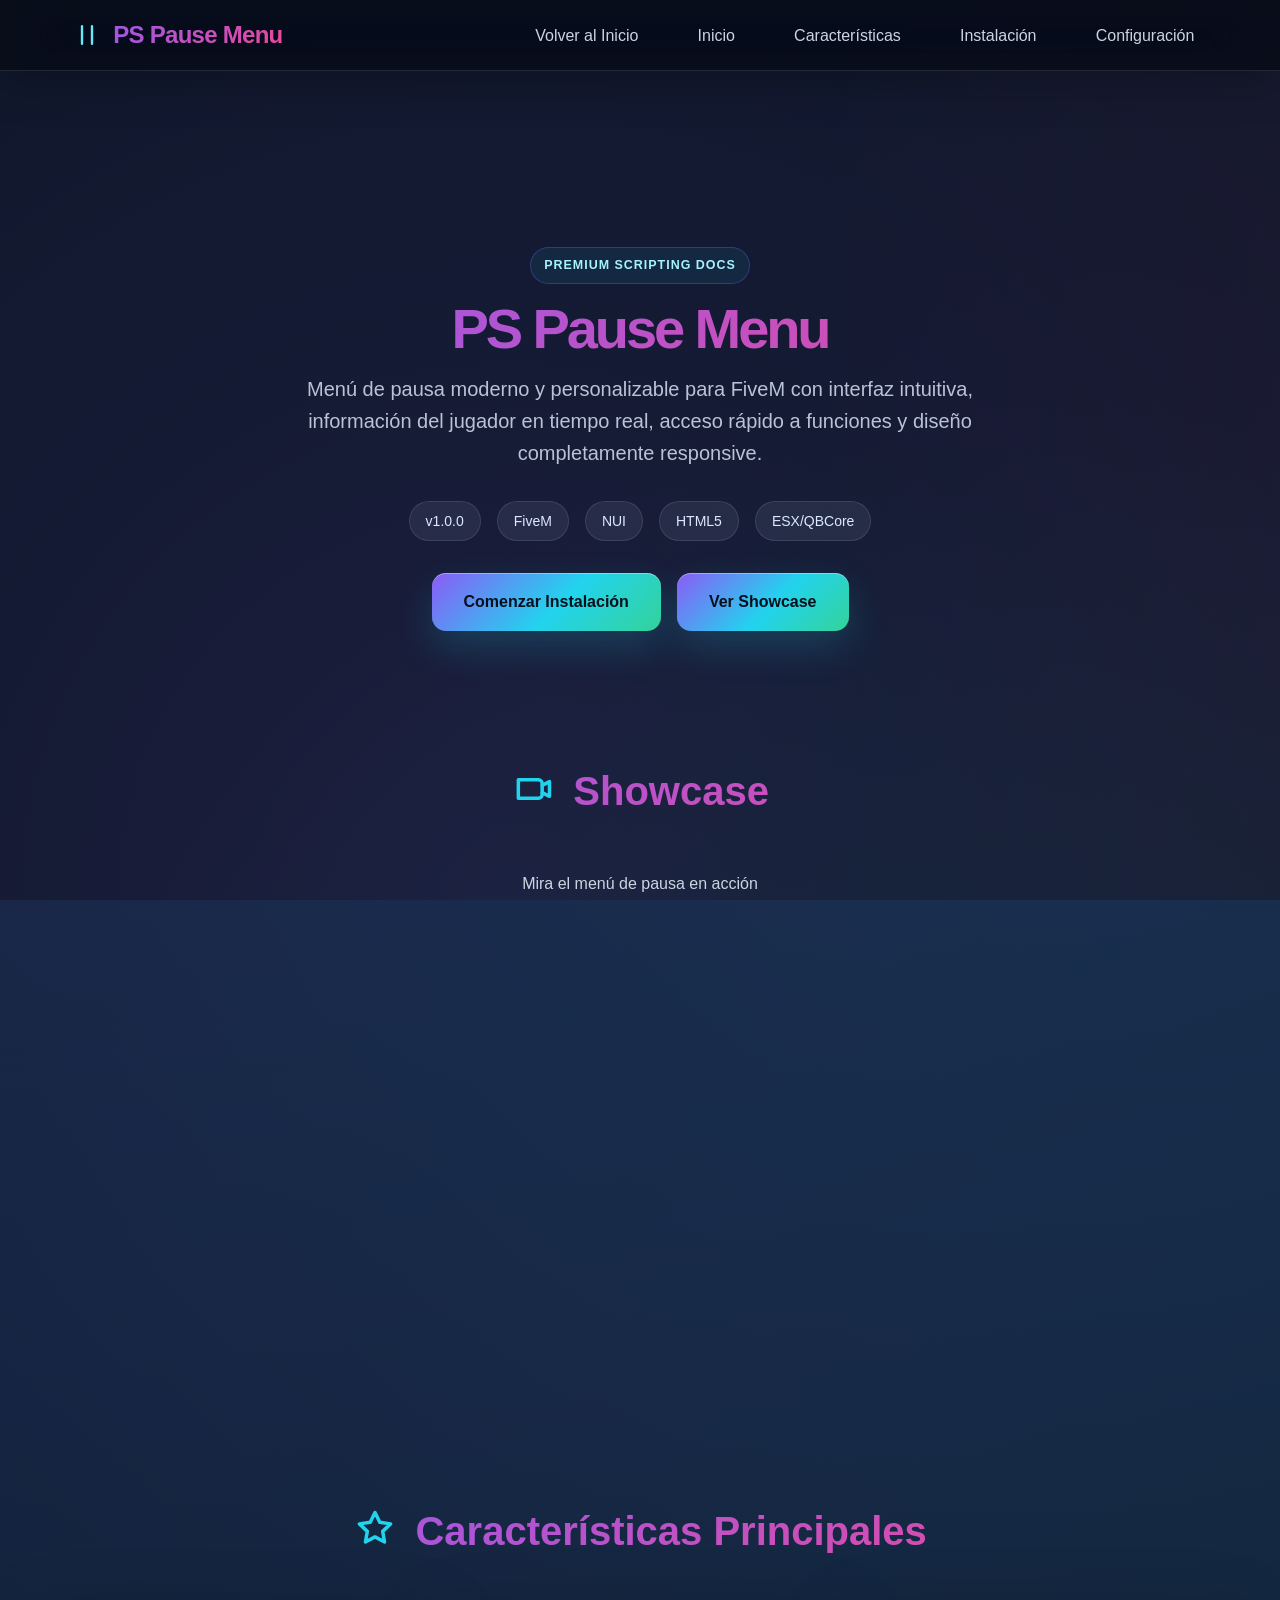
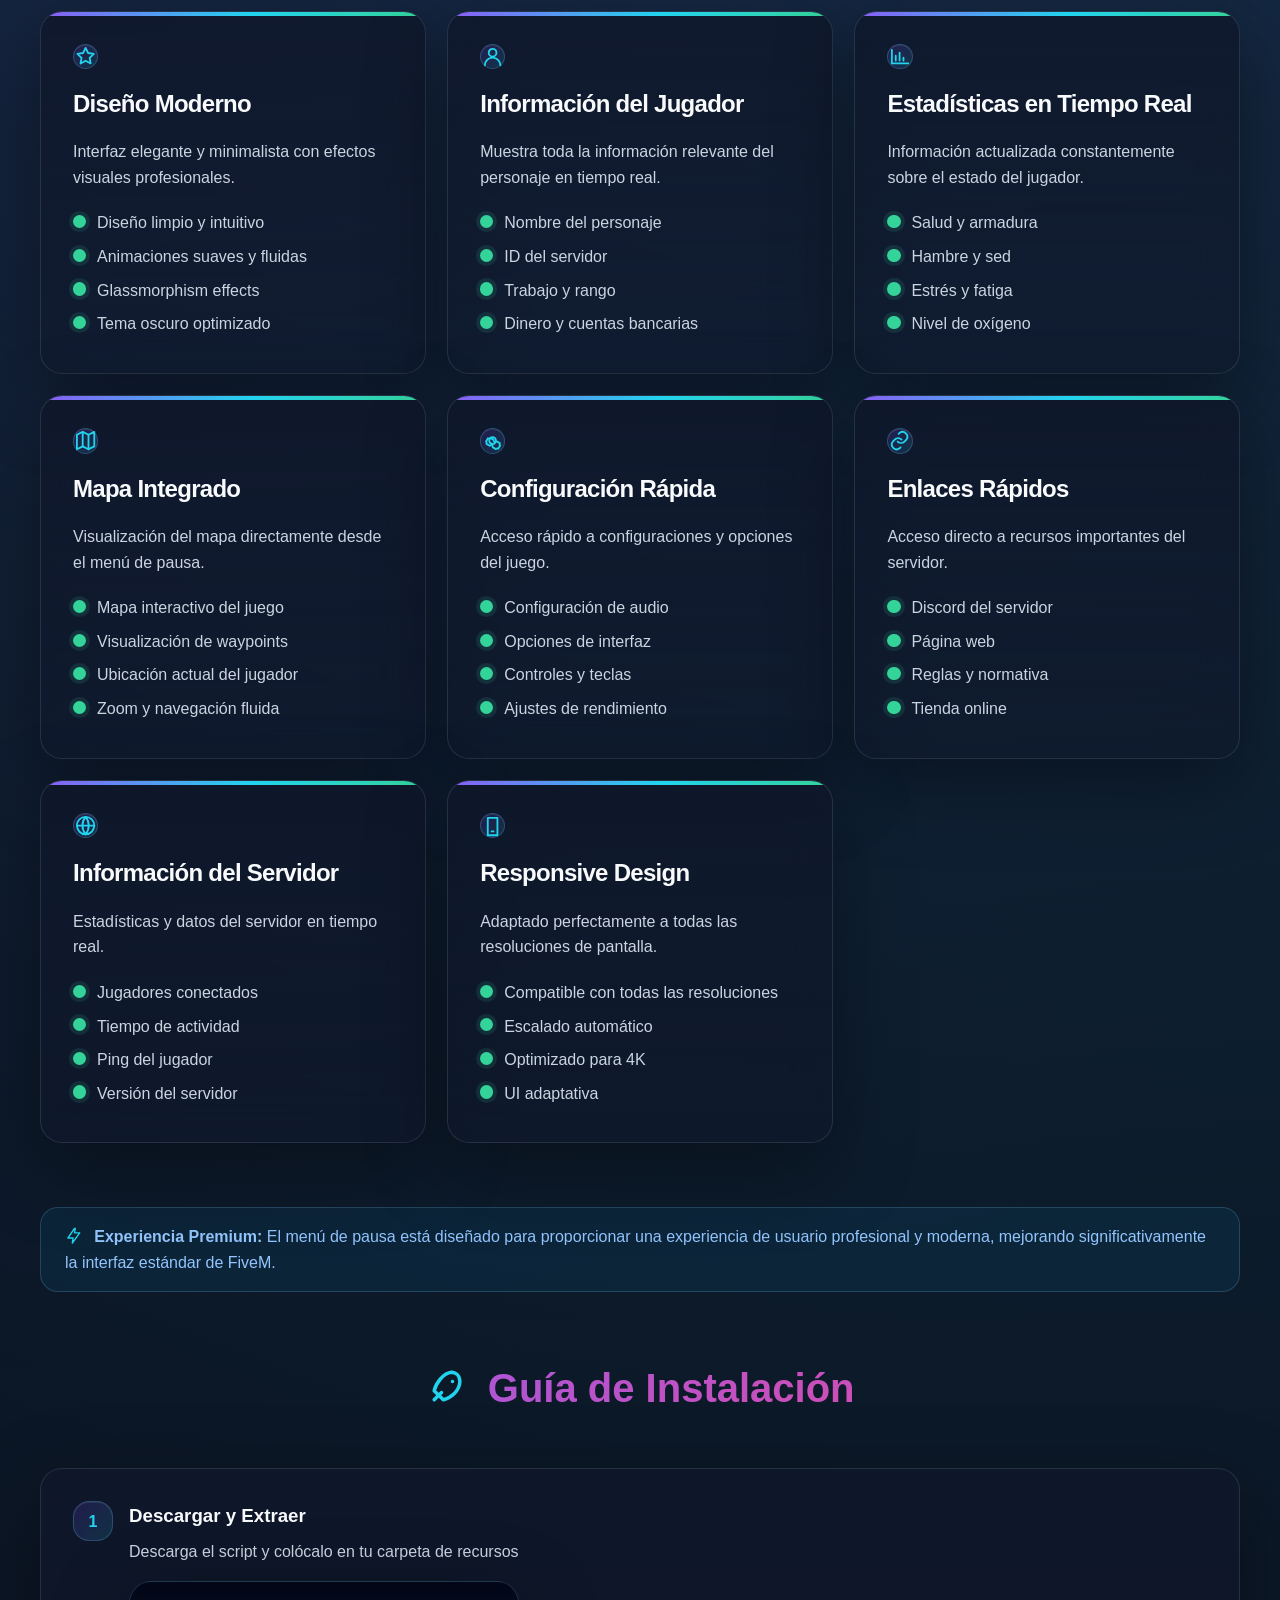
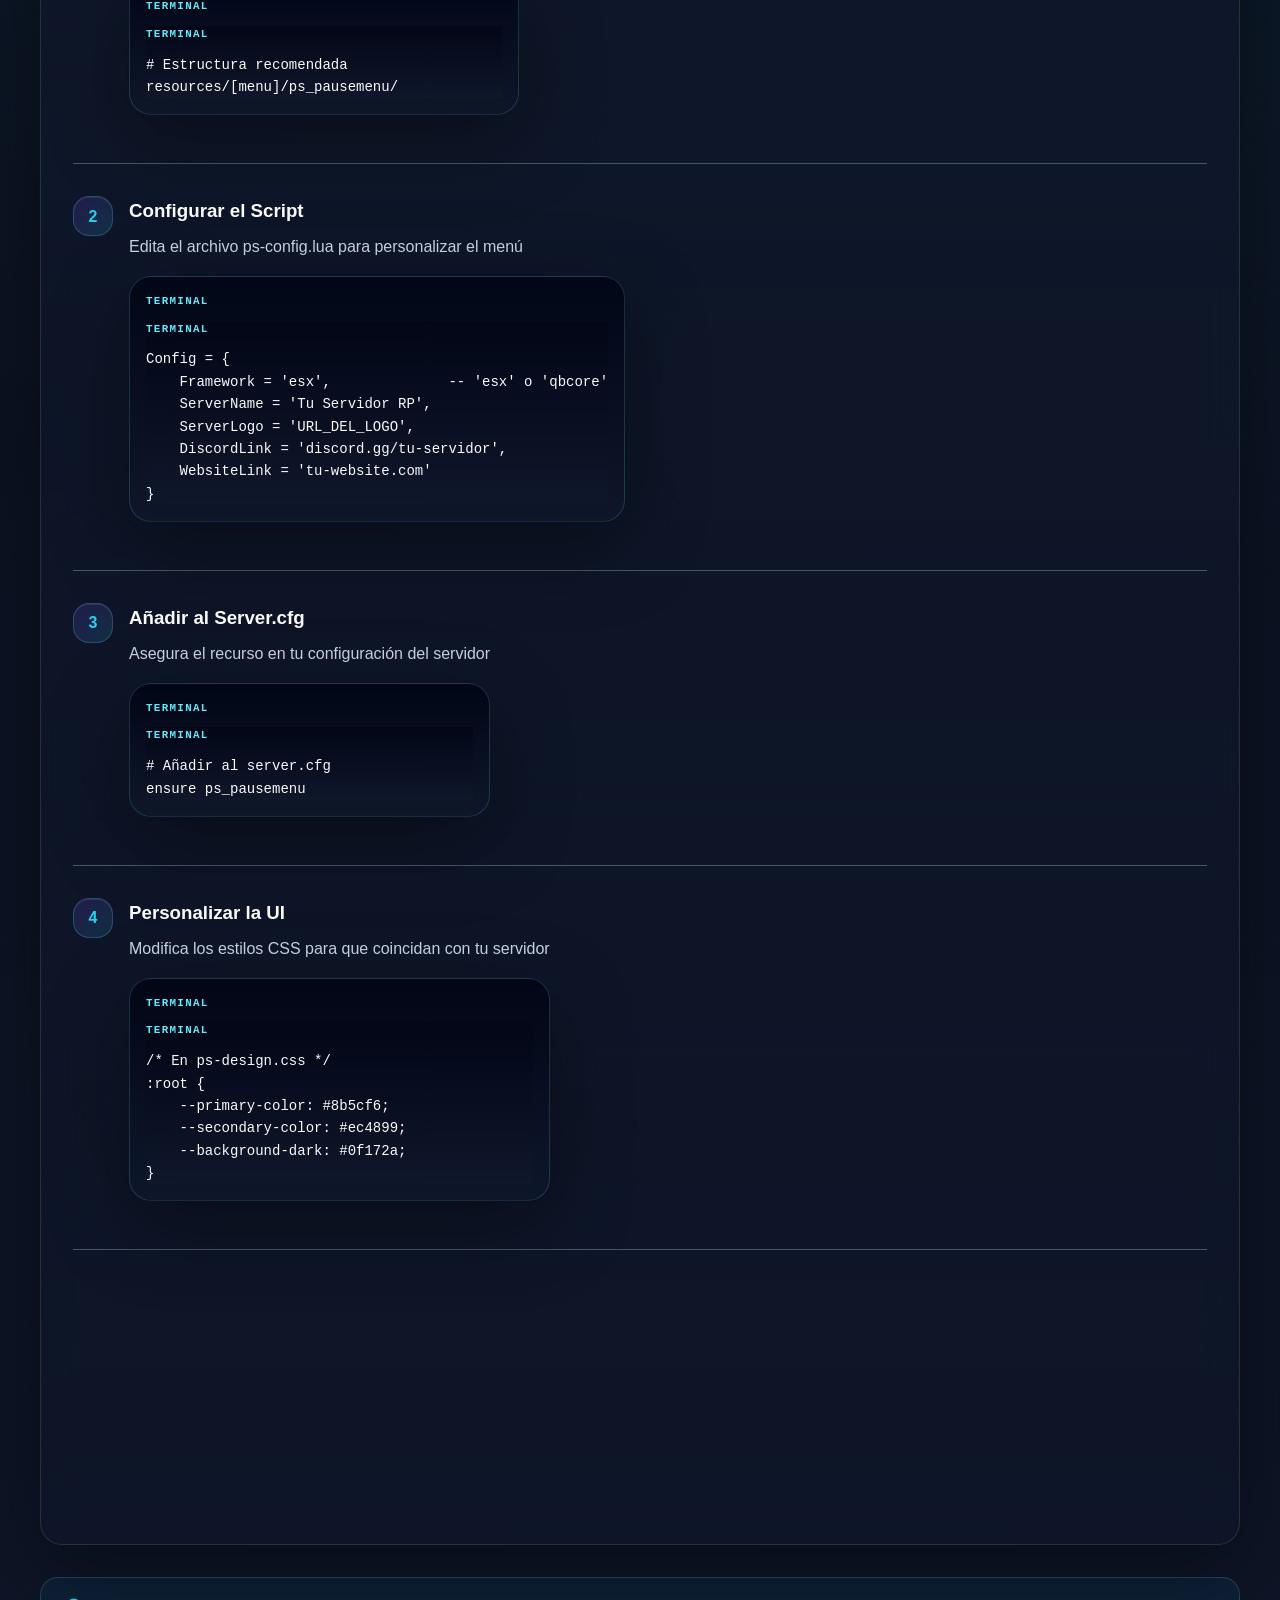
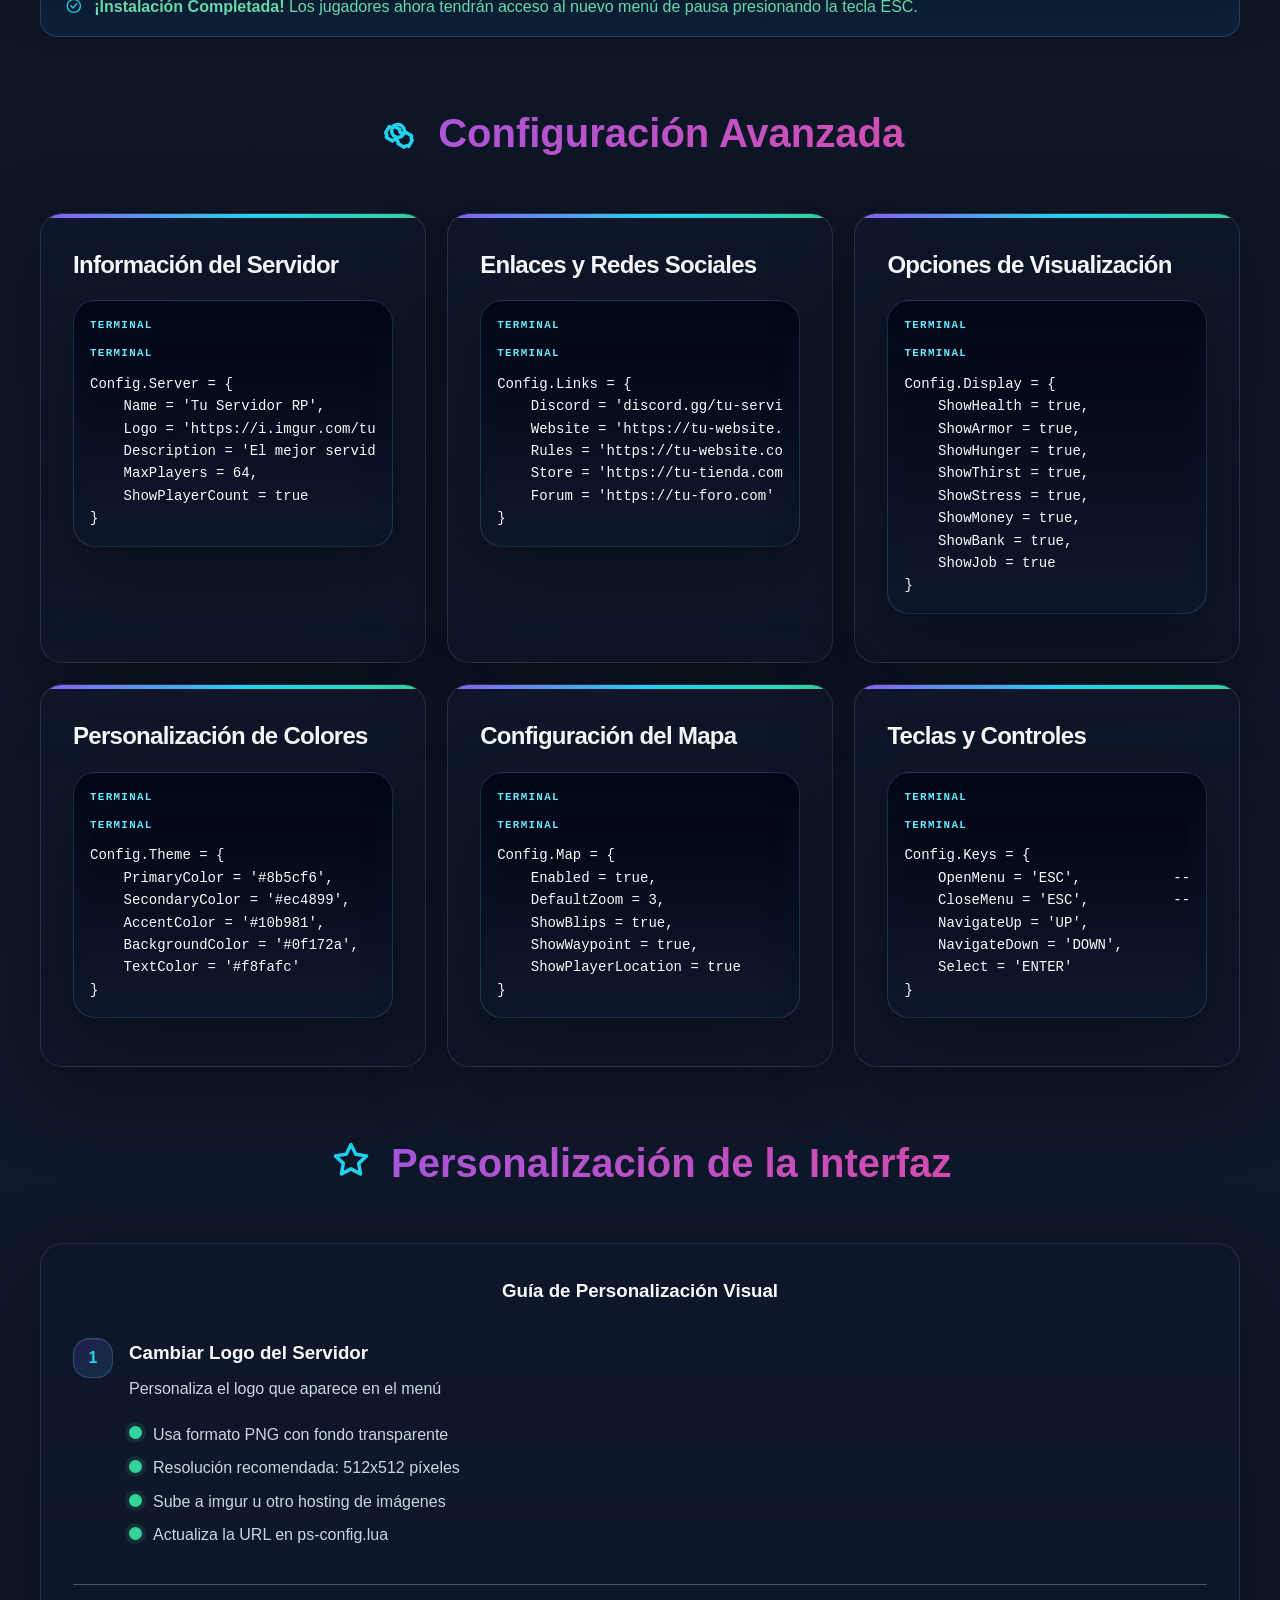
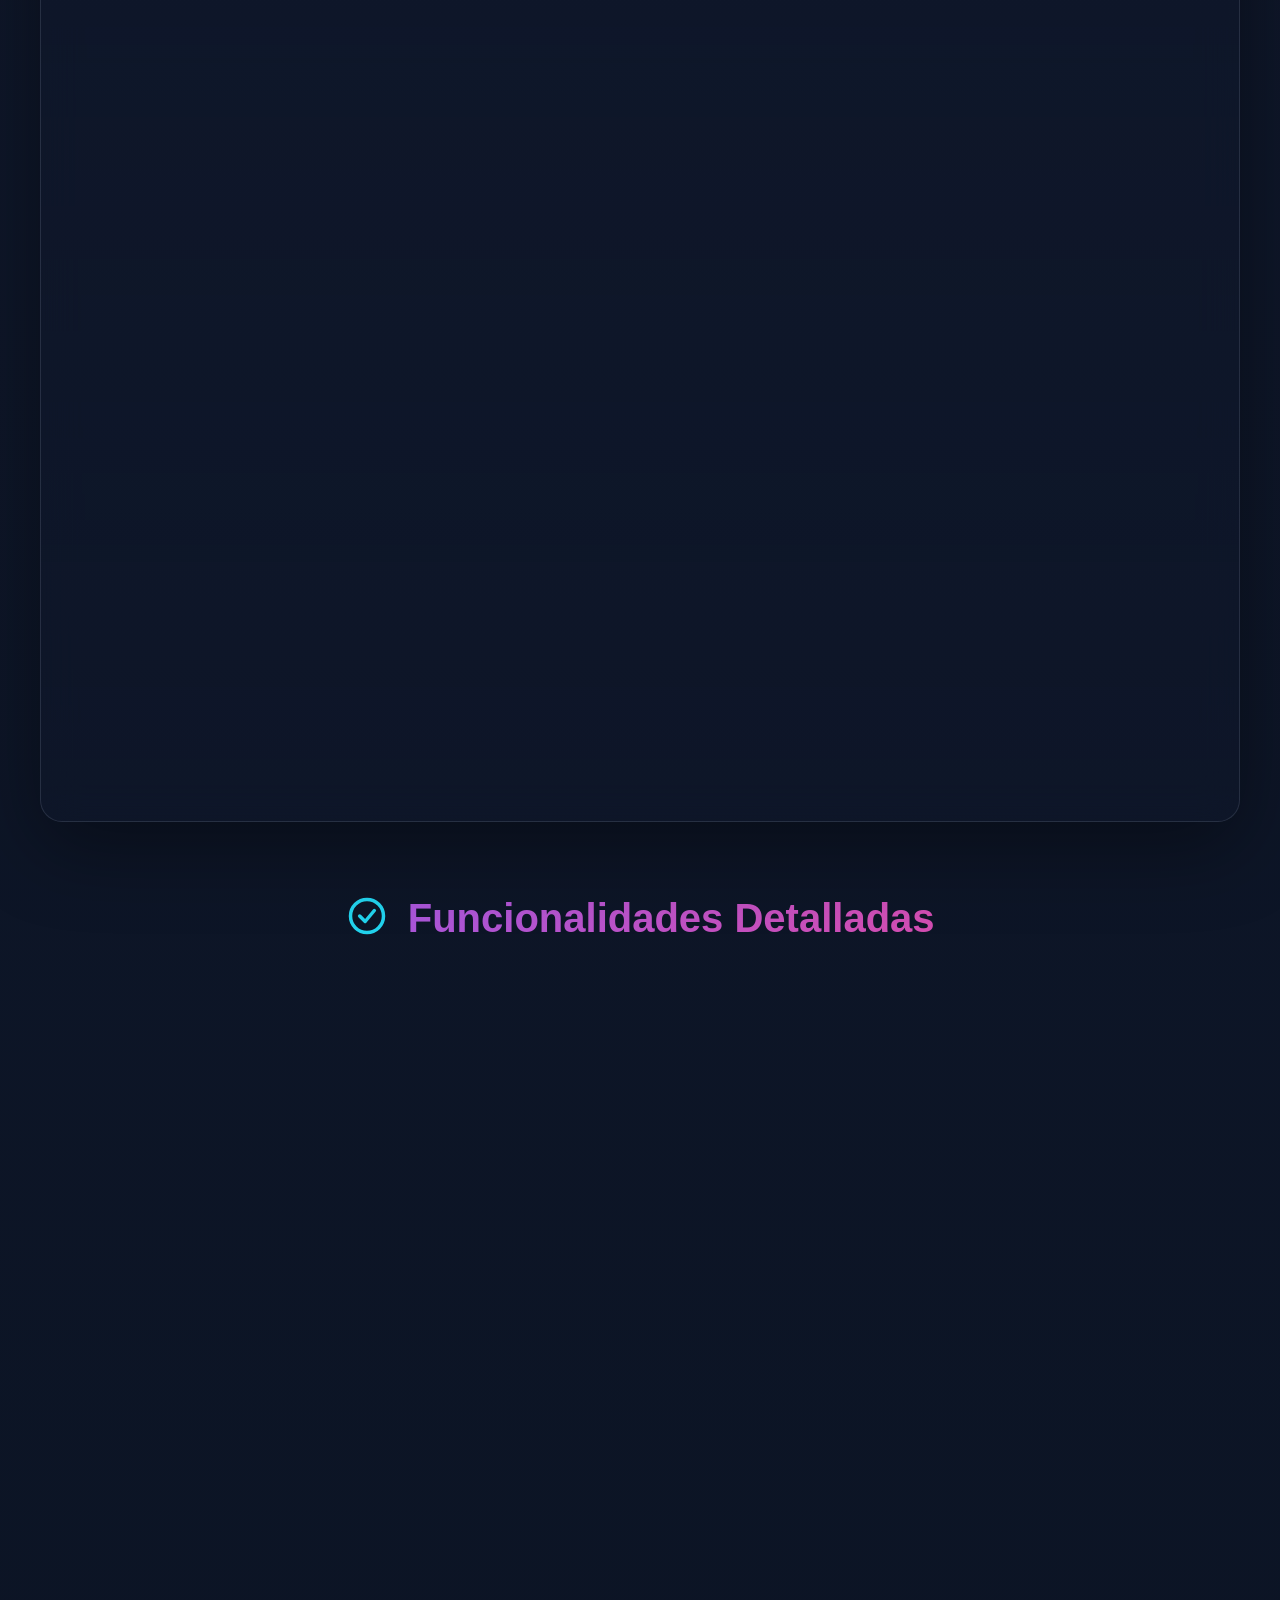
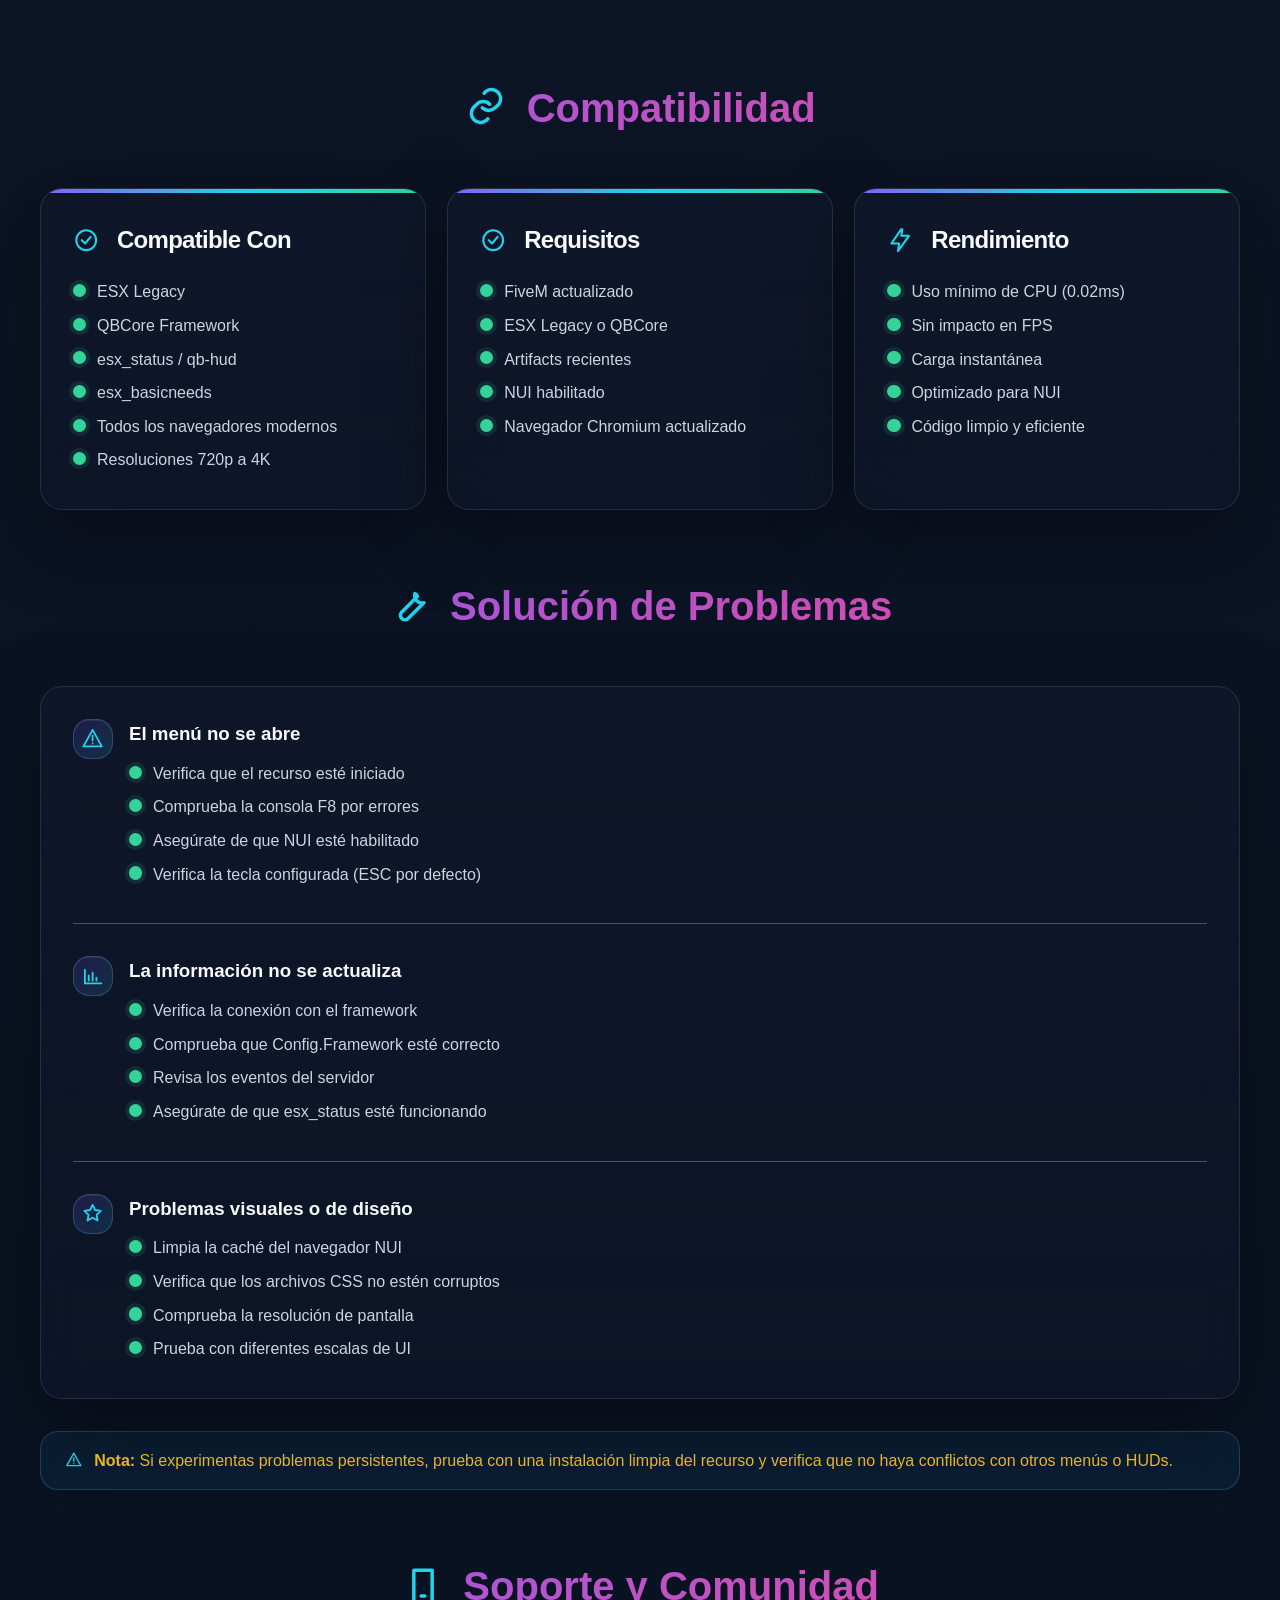
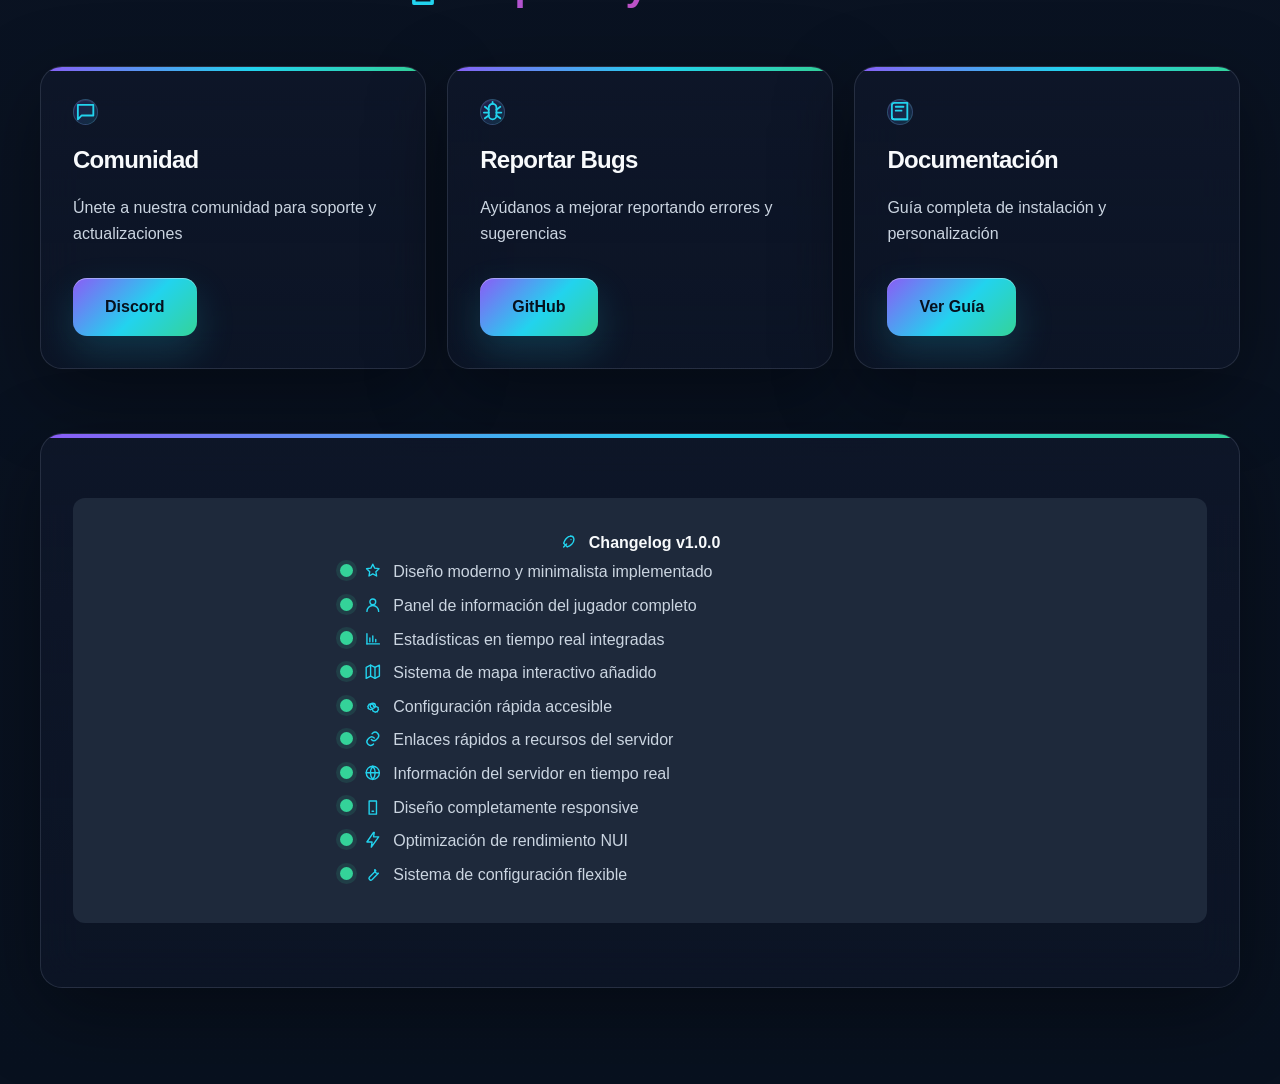
<file: pausemenu.html>
<!DOCTYPE html>
<html lang="es">
<head>
    <meta charset="UTF-8">
    <meta name="viewport" content="width=device-width, initial-scale=1.0">
    <title>PS Pause Menu - Documentación</title>
    <style>
        * {
            margin: 0;
            padding: 0;
            box-sizing: border-box;
        }

        :root {
            --primary: #8b5cf6;
            --primary-dark: #7c3aed;
            --secondary: #ec4899;
            --dark: #0f172a;
            --dark-secondary: #1e293b;
            --dark-tertiary: #334155;
            --text-primary: #f8fafc;
            --text-secondary: #cbd5e1;
            --text-muted: #94a3b8;
            --border: #475569;
            --glass-bg: rgba(15, 23, 42, 0.8);
            --gradient: linear-gradient(135deg, var(--primary), var(--secondary));
            --success: #10b981;
            --warning: #f59e0b;
        }

        body {
            font-family: 'Inter', -apple-system, BlinkMacSystemFont, sans-serif;
            background: var(--dark);
            color: var(--text-primary);
            line-height: 1.6;
            overflow-x: hidden;
        }

        .bg-animation {
            position: fixed;
            top: 0;
            left: 0;
            width: 100%;
            height: 100%;
            z-index: -1;
            background: var(--dark);
            overflow: hidden;
        }

        .bg-animation::before {
            content: '';
            position: absolute;
            width: 200%;
            height: 200%;
            background: radial-gradient(circle at 20% 50%, rgba(139, 92, 246, 0.1) 0%, transparent 50%),
                        radial-gradient(circle at 80% 20%, rgba(236, 72, 153, 0.1) 0%, transparent 50%),
                        radial-gradient(circle at 40% 80%, rgba(16, 185, 129, 0.1) 0%, transparent 50%);
            animation: float 20s ease-in-out infinite;
        }

        @keyframes float {
            0%, 100% { transform: translateY(0px) rotate(0deg); }
            50% { transform: translateY(-20px) rotate(180deg); }
        }

        .header {
            position: fixed;
            top: 0;
            left: 0;
            right: 0;
            background: var(--glass-bg);
            backdrop-filter: blur(20px);
            border-bottom: 1px solid var(--border);
            z-index: 1000;
            padding: 1rem 0;
        }

        .nav {
            max-width: 1200px;
            margin: 0 auto;
            display: flex;
            justify-content: space-between;
            align-items: center;
            padding: 0 2rem;
        }

        .logo {
            font-size: 1.5rem;
            font-weight: 700;
            background: var(--gradient);
            -webkit-background-clip: text;
            -webkit-text-fill-color: transparent;
            background-clip: text;
        }

        .nav-links {
            display: flex;
            gap: 2rem;
            list-style: none;
        }

        .nav-links a {
            color: var(--text-secondary);
            text-decoration: none;
            transition: color 0.3s ease;
            position: relative;
        }

        .nav-links a:hover {
            color: var(--text-primary);
        }

        .nav-links a::after {
            content: '';
            position: absolute;
            bottom: -5px;
            left: 0;
            width: 0;
            height: 2px;
            background: var(--gradient);
            transition: width 0.3s ease;
        }

        .nav-links a:hover::after {
            width: 100%;
        }

        .main {
            margin-top: 80px;
            padding: 2rem;
        }

        .container {
            max-width: 1200px;
            margin: 0 auto;
        }

        .hero {
            text-align: center;
            padding: 4rem 0;
            margin-bottom: 4rem;
        }

        .hero h1 {
            font-size: 3.5rem;
            font-weight: 800;
            margin-bottom: 1rem;
            background: var(--gradient);
            -webkit-background-clip: text;
            -webkit-text-fill-color: transparent;
            background-clip: text;
            animation: fadeInUp 1s ease;
        }

        .hero p {
            font-size: 1.25rem;
            color: var(--text-secondary);
            max-width: 700px;
            margin: 0 auto 2rem;
            animation: fadeInUp 1s ease 0.2s both;
        }

        .hero-badges {
            display: flex;
            justify-content: center;
            gap: 1rem;
            flex-wrap: wrap;
            margin-bottom: 2rem;
            animation: fadeInUp 1s ease 0.3s both;
        }

        .badge {
            padding: 0.5rem 1rem;
            background: var(--dark-tertiary);
            border: 1px solid var(--border);
            border-radius: 20px;
            font-size: 0.875rem;
            color: var(--text-secondary);
        }

        .badge.version {
            background: var(--primary);
            color: white;
            border-color: var(--primary);
        }

        .cta-buttons {
            display: flex;
            justify-content: center;
            gap: 1rem;
            flex-wrap: wrap;
            animation: fadeInUp 1s ease 0.4s both;
        }

        .cta-button {
            display: inline-block;
            padding: 1rem 2rem;
            border-radius: 10px;
            font-weight: 600;
            text-decoration: none;
            transition: transform 0.3s ease, box-shadow 0.3s ease;
        }

        .cta-button.primary {
            background: var(--gradient);
            color: white;
        }

        .cta-button.secondary {
            background: transparent;
            color: var(--text-primary);
            border: 2px solid var(--border);
        }

        .cta-button:hover {
            transform: translateY(-2px);
        }

        .cta-button.primary:hover {
            box-shadow: 0 20px 40px rgba(139, 92, 246, 0.3);
        }

        @keyframes fadeInUp {
            from {
                opacity: 0;
                transform: translateY(30px);
            }
            to {
                opacity: 1;
                transform: translateY(0);
            }
        }

        .section {
            margin-bottom: 4rem;
        }

        .section h2 {
            font-size: 2.5rem;
            text-align: center;
            margin-bottom: 3rem;
            background: var(--gradient);
            -webkit-background-clip: text;
            -webkit-text-fill-color: transparent;
            background-clip: text;
        }

        .features-grid {
            display: grid;
            grid-template-columns: repeat(auto-fit, minmax(300px, 1fr));
            gap: 2rem;
            margin-bottom: 4rem;
        }

        .feature-card {
            background: var(--glass-bg);
            backdrop-filter: blur(20px);
            border: 1px solid var(--border);
            border-radius: 20px;
            padding: 2rem;
            transition: transform 0.3s ease, box-shadow 0.3s ease;
            position: relative;
            overflow: hidden;
        }

        .feature-card::before {
            content: '';
            position: absolute;
            top: 0;
            left: 0;
            right: 0;
            height: 4px;
            background: var(--gradient);
        }

        .feature-card:hover {
            transform: translateY(-5px);
            box-shadow: 0 25px 50px rgba(0, 0, 0, 0.3);
        }

        .feature-icon {
            font-size: 3rem;
            margin-bottom: 1rem;
            background: var(--gradient);
            -webkit-background-clip: text;
            -webkit-text-fill-color: transparent;
            background-clip: text;
        }

        .feature-card h3 {
            font-size: 1.5rem;
            margin-bottom: 1rem;
            color: var(--text-primary);
        }

        .feature-card p {
            color: var(--text-secondary);
            margin-bottom: 1rem;
        }

        .feature-list {
            list-style: none;
            padding: 0;
        }

        .feature-list li {
            padding: 0.25rem 0;
            color: var(--text-secondary);
            position: relative;
            padding-left: 1.5rem;
        }

        .feature-list li::before {
            content: '';
            position: absolute;
            left: 0;
            color: var(--success);
            font-weight: bold;
        }

        .code-block {
            background: var(--dark-secondary);
            border: 1px solid var(--border);
            border-radius: 8px;
            padding: 1rem;
            margin: 1rem 0;
            overflow-x: auto;
            position: relative;
        }

        .code-block pre {
            margin: 0;
            color: var(--text-primary);
            font-family: 'Monaco', 'Menlo', 'Ubuntu Mono', monospace;
            font-size: 0.875rem;
        }

        .installation-steps {
            background: var(--glass-bg);
            backdrop-filter: blur(20px);
            border: 1px solid var(--border);
            border-radius: 20px;
            padding: 2rem;
            margin-bottom: 2rem;
        }

        .step {
            display: flex;
            align-items: flex-start;
            gap: 1rem;
            margin-bottom: 2rem;
            padding-bottom: 2rem;
            border-bottom: 1px solid var(--border);
        }

        .step:last-child {
            border-bottom: none;
            margin-bottom: 0;
            padding-bottom: 0;
        }

        .step-number {
            background: var(--gradient);
            color: white;
            width: 40px;
            height: 40px;
            border-radius: 50%;
            display: flex;
            align-items: center;
            justify-content: center;
            font-weight: bold;
            flex-shrink: 0;
        }

        .step-content h3 {
            margin-bottom: 0.5rem;
            color: var(--text-primary);
        }

        .step-content p {
            color: var(--text-secondary);
            margin-bottom: 1rem;
        }

        .alert {
            padding: 1rem 1.5rem;
            border-radius: 10px;
            margin: 1rem 0;
            border-left: 4px solid;
        }

        .alert-info {
            background: rgba(59, 130, 246, 0.1);
            border-color: #3b82f6;
            color: #93c5fd;
        }

        .alert-success {
            background: rgba(16, 185, 129, 0.1);
            border-color: var(--success);
            color: #6ee7b7;
        }

        .alert-warning {
            background: rgba(245, 158, 11, 0.1);
            border-color: var(--warning);
            color: #fbbf24;
        }

        @media (max-width: 768px) {
            .nav-links {
                display: none;
            }
            
            .hero h1 {
                font-size: 2.5rem;
            }
            
            .features-grid {
                grid-template-columns: 1fr;
            }
        }
    </style>
    <link rel="stylesheet" href="assets/docs-premium.css">
</head>
<body>
    <div class="bg-animation"></div>
    
    <header class="header">
        <nav class="nav">
            <div class="logo"><svg class="icon icon-inline" aria-hidden="true"><use href="assets/icons.svg#pause"></use></svg> PS Pause Menu</div>
            <ul class="nav-links">
                <li><a href="index.html">Volver al Inicio</a></li>
                <li><a href="#inicio">Inicio</a></li>
                <li><a href="#features">Características</a></li>
                <li><a href="#installation">Instalación</a></li>
                <li><a href="#config">Configuración</a></li>
            </ul>
        </nav>
    </header>

    <main class="main">
        <div class="container">
            <section class="hero" id="inicio">
                <h1>PS Pause Menu</h1>
                <p>Menú de pausa moderno y personalizable para FiveM con interfaz intuitiva, información del jugador en tiempo real, acceso rápido a funciones y diseño completamente responsive.</p>
                
                <div class="hero-badges">
                    <span class="badge version">v1.0.0</span>
                    <span class="badge">FiveM</span>
                    <span class="badge">NUI</span>
                    <span class="badge">HTML5</span>
                    <span class="badge">ESX/QBCore</span>
                </div>

                <div class="cta-buttons">
                    <a href="#installation" class="cta-button primary">Comenzar Instalación</a>
                    <a href="#showcase" class="cta-button secondary">Ver Showcase</a>
                </div>
            </section>

            <section class="section" id="showcase">
                <h2><svg class="icon icon-inline" aria-hidden="true"><use href="assets/icons.svg#video"></use></svg> Showcase</h2>
                <p style="text-align: center; color: var(--text-secondary); margin-bottom: 2rem;">Mira el menú de pausa en acción</p>
                
                <div style="max-width: 900px; margin: 0 auto;">
                    <div style="position: relative; padding-bottom: 56.25%; height: 0; overflow: hidden; border-radius: 15px;">
                        <iframe 
                            style="position: absolute; top: 0; left: 0; width: 100%; height: 100%;"
                            src="https://www.youtube.com/embed/i_EH50rCIP4" 
                            title="PS Pause Menu Showcase" 
                            frameborder="0" 
                            allow="accelerometer; autoplay; clipboard-write; encrypted-media; gyroscope; picture-in-picture; web-share" 
                            allowfullscreen>
                        </iframe>
                    </div>
                </div>
            </section>

            <section class="section" id="features">
                <h2><svg class="icon icon-inline" aria-hidden="true"><use href="assets/icons.svg#star"></use></svg> Características Principales</h2>
                
                <div class="features-grid">
                    <div class="feature-card">
                        <div class="feature-icon"><svg class="icon icon-inline" aria-hidden="true"><use href="assets/icons.svg#star"></use></svg></div>
                        <h3>Diseño Moderno</h3>
                        <p>Interfaz elegante y minimalista con efectos visuales profesionales.</p>
                        <ul class="feature-list">
                            <li>Diseño limpio y intuitivo</li>
                            <li>Animaciones suaves y fluidas</li>
                            <li>Glassmorphism effects</li>
                            <li>Tema oscuro optimizado</li>
                        </ul>
                    </div>

                    <div class="feature-card">
                        <div class="feature-icon"><svg class="icon icon-inline" aria-hidden="true"><use href="assets/icons.svg#user"></use></svg></div>
                        <h3>Información del Jugador</h3>
                        <p>Muestra toda la información relevante del personaje en tiempo real.</p>
                        <ul class="feature-list">
                            <li>Nombre del personaje</li>
                            <li>ID del servidor</li>
                            <li>Trabajo y rango</li>
                            <li>Dinero y cuentas bancarias</li>
                        </ul>
                    </div>

                    <div class="feature-card">
                        <div class="feature-icon"><svg class="icon icon-inline" aria-hidden="true"><use href="assets/icons.svg#chart"></use></svg></div>
                        <h3>Estadísticas en Tiempo Real</h3>
                        <p>Información actualizada constantemente sobre el estado del jugador.</p>
                        <ul class="feature-list">
                            <li>Salud y armadura</li>
                            <li>Hambre y sed</li>
                            <li>Estrés y fatiga</li>
                            <li>Nivel de oxígeno</li>
                        </ul>
                    </div>

                    <div class="feature-card">
                        <div class="feature-icon"><svg class="icon icon-inline" aria-hidden="true"><use href="assets/icons.svg#map"></use></svg></div>
                        <h3>Mapa Integrado</h3>
                        <p>Visualización del mapa directamente desde el menú de pausa.</p>
                        <ul class="feature-list">
                            <li>Mapa interactivo del juego</li>
                            <li>Visualización de waypoints</li>
                            <li>Ubicación actual del jugador</li>
                            <li>Zoom y navegación fluida</li>
                        </ul>
                    </div>

                    <div class="feature-card">
                        <div class="feature-icon"><svg class="icon icon-inline" aria-hidden="true"><use href="assets/icons.svg#settings"></use></svg></div>
                        <h3>Configuración Rápida</h3>
                        <p>Acceso rápido a configuraciones y opciones del juego.</p>
                        <ul class="feature-list">
                            <li>Configuración de audio</li>
                            <li>Opciones de interfaz</li>
                            <li>Controles y teclas</li>
                            <li>Ajustes de rendimiento</li>
                        </ul>
                    </div>

                    <div class="feature-card">
                        <div class="feature-icon"><svg class="icon icon-inline" aria-hidden="true"><use href="assets/icons.svg#link"></use></svg></div>
                        <h3>Enlaces Rápidos</h3>
                        <p>Acceso directo a recursos importantes del servidor.</p>
                        <ul class="feature-list">
                            <li>Discord del servidor</li>
                            <li>Página web</li>
                            <li>Reglas y normativa</li>
                            <li>Tienda online</li>
                        </ul>
                    </div>

                    <div class="feature-card">
                        <div class="feature-icon"><svg class="icon icon-inline" aria-hidden="true"><use href="assets/icons.svg#globe"></use></svg></div>
                        <h3>Información del Servidor</h3>
                        <p>Estadísticas y datos del servidor en tiempo real.</p>
                        <ul class="feature-list">
                            <li>Jugadores conectados</li>
                            <li>Tiempo de actividad</li>
                            <li>Ping del jugador</li>
                            <li>Versión del servidor</li>
                        </ul>
                    </div>

                    <div class="feature-card">
                        <div class="feature-icon"><svg class="icon icon-inline" aria-hidden="true"><use href="assets/icons.svg#phone"></use></svg></div>
                        <h3>Responsive Design</h3>
                        <p>Adaptado perfectamente a todas las resoluciones de pantalla.</p>
                        <ul class="feature-list">
                            <li>Compatible con todas las resoluciones</li>
                            <li>Escalado automático</li>
                            <li>Optimizado para 4K</li>
                            <li>UI adaptativa</li>
                        </ul>
                    </div>
                </div>

                <div class="alert alert-info">
                    <strong><svg class="icon icon-inline" aria-hidden="true"><use href="assets/icons.svg#bolt"></use></svg> Experiencia Premium:</strong> El menú de pausa está diseñado para proporcionar una experiencia de usuario profesional y moderna, mejorando significativamente la interfaz estándar de FiveM.
                </div>
            </section>

            <section class="section" id="installation">
                <h2><svg class="icon icon-inline" aria-hidden="true"><use href="assets/icons.svg#rocket"></use></svg> Guía de Instalación</h2>
                
                <div class="installation-steps">
                    <div class="step">
                        <div class="step-number">1</div>
                        <div class="step-content">
                            <h3>Descargar y Extraer</h3>
                            <p>Descarga el script y colócalo en tu carpeta de recursos</p>
                            <div class="code-block">
                                <pre># Estructura recomendada
resources/[menu]/ps_pausemenu/</pre>
                            </div>
                        </div>
                    </div>

                    <div class="step">
                        <div class="step-number">2</div>
                        <div class="step-content">
                            <h3>Configurar el Script</h3>
                            <p>Edita el archivo ps-config.lua para personalizar el menú</p>
                            <div class="code-block">
                                <pre>Config = {
    Framework = 'esx',              -- 'esx' o 'qbcore'
    ServerName = 'Tu Servidor RP',
    ServerLogo = 'URL_DEL_LOGO',
    DiscordLink = 'discord.gg/tu-servidor',
    WebsiteLink = 'tu-website.com'
}</pre>
                            </div>
                        </div>
                    </div>

                    <div class="step">
                        <div class="step-number">3</div>
                        <div class="step-content">
                            <h3>Añadir al Server.cfg</h3>
                            <p>Asegura el recurso en tu configuración del servidor</p>
                            <div class="code-block">
                                <pre># Añadir al server.cfg
ensure ps_pausemenu</pre>
                            </div>
                        </div>
                    </div>

                    <div class="step">
                        <div class="step-number">4</div>
                        <div class="step-content">
                            <h3>Personalizar la UI</h3>
                            <p>Modifica los estilos CSS para que coincidan con tu servidor</p>
                            <div class="code-block">
                                <pre>/* En ps-design.css */
:root {
    --primary-color: #8b5cf6;
    --secondary-color: #ec4899;
    --background-dark: #0f172a;
}</pre>
                            </div>
                        </div>
                    </div>

                    <div class="step">
                        <div class="step-number">5</div>
                        <div class="step-content">
                            <h3>Reiniciar y Probar</h3>
                            <p>Reinicia el servidor y presiona ESC para abrir el menú</p>
                            <div class="code-block">
                                <pre># Reiniciar el recurso
restart ps_pausemenu</pre>
                            </div>
                        </div>
                    </div>
                </div>

                <div class="alert alert-success">
                    <strong><svg class="icon icon-inline" aria-hidden="true"><use href="assets/icons.svg#check"></use></svg> ¡Instalación Completada!</strong> Los jugadores ahora tendrán acceso al nuevo menú de pausa presionando la tecla ESC.
                </div>
            </section>

            <section class="section" id="config">
                <h2><svg class="icon icon-inline" aria-hidden="true"><use href="assets/icons.svg#settings"></use></svg> Configuración Avanzada</h2>
                
                <div class="features-grid">
                    <div class="feature-card">
                        <h3>Información del Servidor</h3>
                        <div class="code-block">
                            <pre>Config.Server = {
    Name = 'Tu Servidor RP',
    Logo = 'https://i.imgur.com/tu-logo.png',
    Description = 'El mejor servidor de roleplay',
    MaxPlayers = 64,
    ShowPlayerCount = true
}</pre>
                        </div>
                    </div>

                    <div class="feature-card">
                        <h3>Enlaces y Redes Sociales</h3>
                        <div class="code-block">
                            <pre>Config.Links = {
    Discord = 'discord.gg/tu-servidor',
    Website = 'https://tu-website.com',
    Rules = 'https://tu-website.com/rules',
    Store = 'https://tu-tienda.com',
    Forum = 'https://tu-foro.com'
}</pre>
                        </div>
                    </div>

                    <div class="feature-card">
                        <h3>Opciones de Visualización</h3>
                        <div class="code-block">
                            <pre>Config.Display = {
    ShowHealth = true,
    ShowArmor = true,
    ShowHunger = true,
    ShowThirst = true,
    ShowStress = true,
    ShowMoney = true,
    ShowBank = true,
    ShowJob = true
}</pre>
                        </div>
                    </div>

                    <div class="feature-card">
                        <h3>Personalización de Colores</h3>
                        <div class="code-block">
                            <pre>Config.Theme = {
    PrimaryColor = '#8b5cf6',
    SecondaryColor = '#ec4899',
    AccentColor = '#10b981',
    BackgroundColor = '#0f172a',
    TextColor = '#f8fafc'
}</pre>
                        </div>
                    </div>

                    <div class="feature-card">
                        <h3>Configuración del Mapa</h3>
                        <div class="code-block">
                            <pre>Config.Map = {
    Enabled = true,
    DefaultZoom = 3,
    ShowBlips = true,
    ShowWaypoint = true,
    ShowPlayerLocation = true
}</pre>
                        </div>
                    </div>

                    <div class="feature-card">
                        <h3>Teclas y Controles</h3>
                        <div class="code-block">
                            <pre>Config.Keys = {
    OpenMenu = 'ESC',           -- Tecla para abrir
    CloseMenu = 'ESC',          -- Tecla para cerrar
    NavigateUp = 'UP',
    NavigateDown = 'DOWN',
    Select = 'ENTER'
}</pre>
                        </div>
                    </div>
                </div>
            </section>

            <section class="section" id="customization">
                <h2><svg class="icon icon-inline" aria-hidden="true"><use href="assets/icons.svg#star"></use></svg> Personalización de la Interfaz</h2>
                
                <div class="installation-steps">
                    <h3 style="text-align: center; margin-bottom: 2rem; color: var(--text-primary);">Guía de Personalización Visual</h3>
                    
                    <div class="step">
                        <div class="step-number">1</div>
                        <div class="step-content">
                            <h3>Cambiar Logo del Servidor</h3>
                            <p>Personaliza el logo que aparece en el menú</p>
                            <ul class="feature-list">
                                <li>Usa formato PNG con fondo transparente</li>
                                <li>Resolución recomendada: 512x512 píxeles</li>
                                <li>Sube a imgur u otro hosting de imágenes</li>
                                <li>Actualiza la URL en ps-config.lua</li>
                            </ul>
                        </div>
                    </div>

                    <div class="step">
                        <div class="step-number">2</div>
                        <div class="step-content">
                            <h3>Personalizar Esquema de Colores</h3>
                            <p>Adapta los colores a la identidad de tu servidor</p>
                            <ul class="feature-list">
                                <li>Edita las variables CSS en ps-design.css</li>
                                <li>Usa colores que contrasten bien</li>
                                <li>Mantén la legibilidad del texto</li>
                                <li>Prueba en diferentes resoluciones</li>
                            </ul>
                        </div>
                    </div>

                    <div class="step">
                        <div class="step-number">3</div>
                        <div class="step-content">
                            <h3>Añadir Iconos Personalizados</h3>
                            <p>Cambia los iconos de las diferentes secciones</p>
                            <ul class="feature-list">
                                <li>Usa Font Awesome o iconos personalizados</li>
                                <li>Modifica ps-index.html</li>
                                <li>Mantén el tamaño consistente</li>
                                <li>Asegura compatibilidad con todos los navegadores</li>
                            </ul>
                        </div>
                    </div>

                    <div class="step">
                        <div class="step-number">4</div>
                        <div class="step-content">
                            <h3>Modificar Diseño y Layout</h3>
                            <p>Ajusta la disposición de elementos según tus preferencias</p>
                            <ul class="feature-list">
                                <li>Edita el HTML en ps-index.html</li>
                                <li>Ajusta el CSS en ps-design.css</li>
                                <li>Modifica el JavaScript en ps-app.js si es necesario</li>
                                <li>Prueba todos los cambios antes de publicar</li>
                            </ul>
                        </div>
                    </div>
                </div>
            </section>

            <section class="section" id="features-detail">
                <h2><svg class="icon icon-inline" aria-hidden="true"><use href="assets/icons.svg#check"></use></svg> Funcionalidades Detalladas</h2>

                <div class="features-grid">
                    <div class="feature-card">
                        <h3>Panel de Información</h3>
                        <p><strong>Datos Personales:</strong></p>
                        <ul class="feature-list">
                            <li>Nombre completo del personaje</li>
                            <li>ID único del jugador</li>
                            <li>Tiempo en el servidor</li>
                            <li>Fecha de ingreso</li>
                        </ul>
                    </div>

                    <div class="feature-card">
                        <h3>Panel de Economía</h3>
                        <p><strong>Información Financiera:</strong></p>
                        <ul class="feature-list">
                            <li>Dinero en efectivo</li>
                            <li>Saldo bancario</li>
                            <li>Dinero negro (si aplica)</li>
                            <li>Transacciones recientes</li>
                        </ul>
                    </div>

                    <div class="feature-card">
                        <h3>Panel de Trabajo</h3>
                        <p><strong>Información Laboral:</strong></p>
                        <ul class="feature-list">
                            <li>Trabajo actual</li>
                            <li>Rango o grado</li>
                            <li>Salario por hora</li>
                            <li>Horas trabajadas</li>
                        </ul>
                    </div>

                    <div class="feature-card">
                        <h3>Panel de Estado</h3>
                        <p><strong>Condición del Jugador:</strong></p>
                        <ul class="feature-list">
                            <li>Nivel de salud (HP)</li>
                            <li>Nivel de armadura</li>
                            <li>Estado de hambre</li>
                            <li>Nivel de sed</li>
                        </ul>
                    </div>
                </div>
            </section>

            <section class="section" id="compatibility">
                <h2><svg class="icon icon-inline" aria-hidden="true"><use href="assets/icons.svg#link"></use></svg> Compatibilidad</h2>
                
                <div class="features-grid">
                    <div class="feature-card">
                        <h3><svg class="icon icon-inline" aria-hidden="true"><use href="assets/icons.svg#check"></use></svg> Compatible Con</h3>
                        <ul class="feature-list">
                            <li>ESX Legacy</li>
                            <li>QBCore Framework</li>
                            <li>esx_status / qb-hud</li>
                            <li>esx_basicneeds</li>
                            <li>Todos los navegadores modernos</li>
                            <li>Resoluciones 720p a 4K</li>
                        </ul>
                    </div>

                    <div class="feature-card">
                        <h3><svg class="icon icon-inline" aria-hidden="true"><use href="assets/icons.svg#check"></use></svg> Requisitos</h3>
                        <ul class="feature-list">
                            <li>FiveM actualizado</li>
                            <li>ESX Legacy o QBCore</li>
                            <li>Artifacts recientes</li>
                            <li>NUI habilitado</li>
                            <li>Navegador Chromium actualizado</li>
                        </ul>
                    </div>

                    <div class="feature-card">
                        <h3><svg class="icon icon-inline" aria-hidden="true"><use href="assets/icons.svg#bolt"></use></svg> Rendimiento</h3>
                        <ul class="feature-list">
                            <li>Uso mínimo de CPU (0.02ms)</li>
                            <li>Sin impacto en FPS</li>
                            <li>Carga instantánea</li>
                            <li>Optimizado para NUI</li>
                            <li>Código limpio y eficiente</li>
                        </ul>
                    </div>
                </div>
            </section>

            <section class="section" id="troubleshooting">
                <h2><svg class="icon icon-inline" aria-hidden="true"><use href="assets/icons.svg#wrench"></use></svg> Solución de Problemas</h2>
                
                <div class="installation-steps">
                    <div class="step">
                        <div class="step-number"><svg class="icon icon-inline" aria-hidden="true"><use href="assets/icons.svg#alert"></use></svg></div>
                        <div class="step-content">
                            <h3>El menú no se abre</h3>
                            <ul class="feature-list">
                                <li>Verifica que el recurso esté iniciado</li>
                                <li>Comprueba la consola F8 por errores</li>
                                <li>Asegúrate de que NUI esté habilitado</li>
                                <li>Verifica la tecla configurada (ESC por defecto)</li>
                            </ul>
                        </div>
                    </div>

                    <div class="step">
                        <div class="step-number"><svg class="icon icon-inline" aria-hidden="true"><use href="assets/icons.svg#chart"></use></svg></div>
                        <div class="step-content">
                            <h3>La información no se actualiza</h3>
                            <ul class="feature-list">
                                <li>Verifica la conexión con el framework</li>
                                <li>Comprueba que Config.Framework esté correcto</li>
                                <li>Revisa los eventos del servidor</li>
                                <li>Asegúrate de que esx_status esté funcionando</li>
                            </ul>
                        </div>
                    </div>

                    <div class="step">
                        <div class="step-number"><svg class="icon icon-inline" aria-hidden="true"><use href="assets/icons.svg#star"></use></svg></div>
                        <div class="step-content">
                            <h3>Problemas visuales o de diseño</h3>
                            <ul class="feature-list">
                                <li>Limpia la caché del navegador NUI</li>
                                <li>Verifica que los archivos CSS no estén corruptos</li>
                                <li>Comprueba la resolución de pantalla</li>
                                <li>Prueba con diferentes escalas de UI</li>
                            </ul>
                        </div>
                    </div>
                </div>

                <div class="alert alert-warning">
                    <strong><svg class="icon icon-inline" aria-hidden="true"><use href="assets/icons.svg#alert"></use></svg> Nota:</strong> Si experimentas problemas persistentes, prueba con una instalación limpia del recurso y verifica que no haya conflictos con otros menús o HUDs.
                </div>
            </section>

            <section class="section" id="support">
                <h2><svg class="icon icon-inline" aria-hidden="true"><use href="assets/icons.svg#phone"></use></svg> Soporte y Comunidad</h2>
                
                <div class="features-grid">
                    <div class="feature-card">
                        <div class="feature-icon"><svg class="icon icon-inline" aria-hidden="true"><use href="assets/icons.svg#chat"></use></svg></div>
                        <h3>Comunidad</h3>
                        <p>Únete a nuestra comunidad para soporte y actualizaciones</p>
                        <a href="https://discord.gg/TCMuXFgVpw" class="cta-button secondary" style="display: inline-block; margin-top: 1rem;">Discord</a>
                    </div>

                    <div class="feature-card">
                        <div class="feature-icon"><svg class="icon icon-inline" aria-hidden="true"><use href="assets/icons.svg#bug"></use></svg></div>
                        <h3>Reportar Bugs</h3>
                        <p>Ayúdanos a mejorar reportando errores y sugerencias</p>
                        <a href="https://github.com/Pausiar" class="cta-button secondary" style="display: inline-block; margin-top: 1rem;">GitHub</a>
                    </div>

                    <div class="feature-card">
                        <div class="feature-icon"><svg class="icon icon-inline" aria-hidden="true"><use href="assets/icons.svg#book"></use></svg></div>
                        <h3>Documentación</h3>
                        <p>Guía completa de instalación y personalización</p>
                        <a href="#installation" class="cta-button secondary" style="display: inline-block; margin-top: 1rem;">Ver Guía</a>
                    </div>
                </div>
            </section>

            <section class="section">
                <div class="feature-card" style="text-align: center;">  
                    <div style="margin: 2rem 0; padding: 2rem; background: var(--dark-secondary); border-radius: 12px;">
                        <h4><svg class="icon icon-inline" aria-hidden="true"><use href="assets/icons.svg#rocket"></use></svg> Changelog v1.0.0</h4>
                        <ul class="feature-list" style="text-align: left; max-width: 600px; margin: 0 auto;">
                            <li><svg class="icon icon-inline" aria-hidden="true"><use href="assets/icons.svg#star"></use></svg> Diseño moderno y minimalista implementado</li>
                            <li><svg class="icon icon-inline" aria-hidden="true"><use href="assets/icons.svg#user"></use></svg> Panel de información del jugador completo</li>
                            <li><svg class="icon icon-inline" aria-hidden="true"><use href="assets/icons.svg#chart"></use></svg> Estadísticas en tiempo real integradas</li>
                            <li><svg class="icon icon-inline" aria-hidden="true"><use href="assets/icons.svg#map"></use></svg> Sistema de mapa interactivo añadido</li>
                            <li><svg class="icon icon-inline" aria-hidden="true"><use href="assets/icons.svg#settings"></use></svg> Configuración rápida accesible</li>
                            <li><svg class="icon icon-inline" aria-hidden="true"><use href="assets/icons.svg#link"></use></svg> Enlaces rápidos a recursos del servidor</li>
                            <li><svg class="icon icon-inline" aria-hidden="true"><use href="assets/icons.svg#globe"></use></svg> Información del servidor en tiempo real</li>
                            <li><svg class="icon icon-inline" aria-hidden="true"><use href="assets/icons.svg#phone"></use></svg> Diseño completamente responsive</li>
                            <li><svg class="icon icon-inline" aria-hidden="true"><use href="assets/icons.svg#bolt"></use></svg> Optimización de rendimiento NUI</li>
                            <li><svg class="icon icon-inline" aria-hidden="true"><use href="assets/icons.svg#wrench"></use></svg> Sistema de configuración flexible</li>
                        </ul>
                    </div>
                </div>
            </section>
        </div>
    </main>

    <script>
        // Smooth scrolling para enlaces internos
        document.querySelectorAll('a[href^="#"]').forEach(anchor => {
            anchor.addEventListener('click', function (e) {
                e.preventDefault();
                const target = document.querySelector(this.getAttribute('href'));
                if (target) {
                    target.scrollIntoView({
                        behavior: 'smooth',
                        block: 'start'
                    });
                }
            });
        });

        // Animación de aparición de elementos
        const observerOptions = {
            threshold: 0.1,
            rootMargin: '0px 0px -50px 0px'
        };

        const observer = new IntersectionObserver((entries) => {
            entries.forEach(entry => {
                if (entry.isIntersecting) {
                    entry.target.style.opacity = '1';
                    entry.target.style.transform = 'translateY(0)';
                }
            });
        }, observerOptions);

        document.querySelectorAll('.feature-card, .step').forEach(el => {
            el.style.opacity = '0';
            el.style.transform = 'translateY(20px)';
            el.style.transition = 'opacity 0.6s ease, transform 0.6s ease';
            observer.observe(el);
        });
    </script>
</body>
</html>
</file>
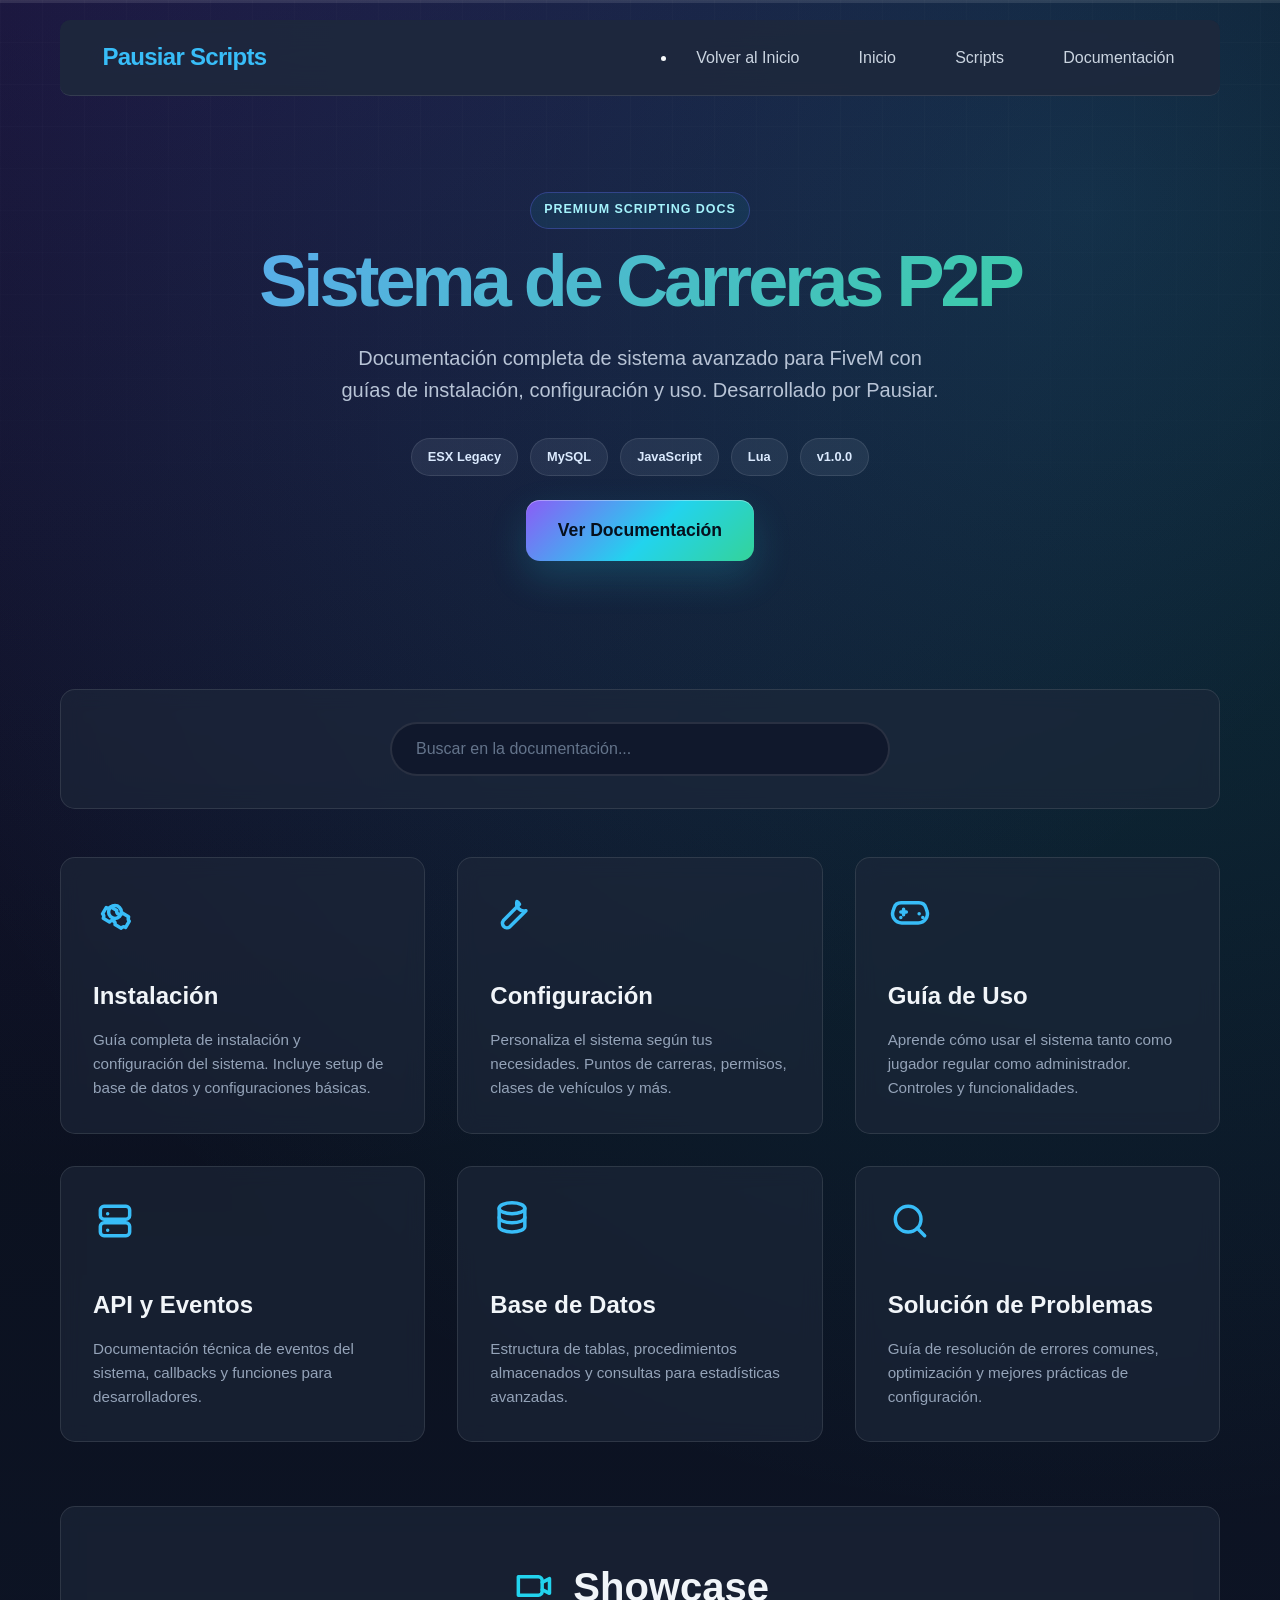
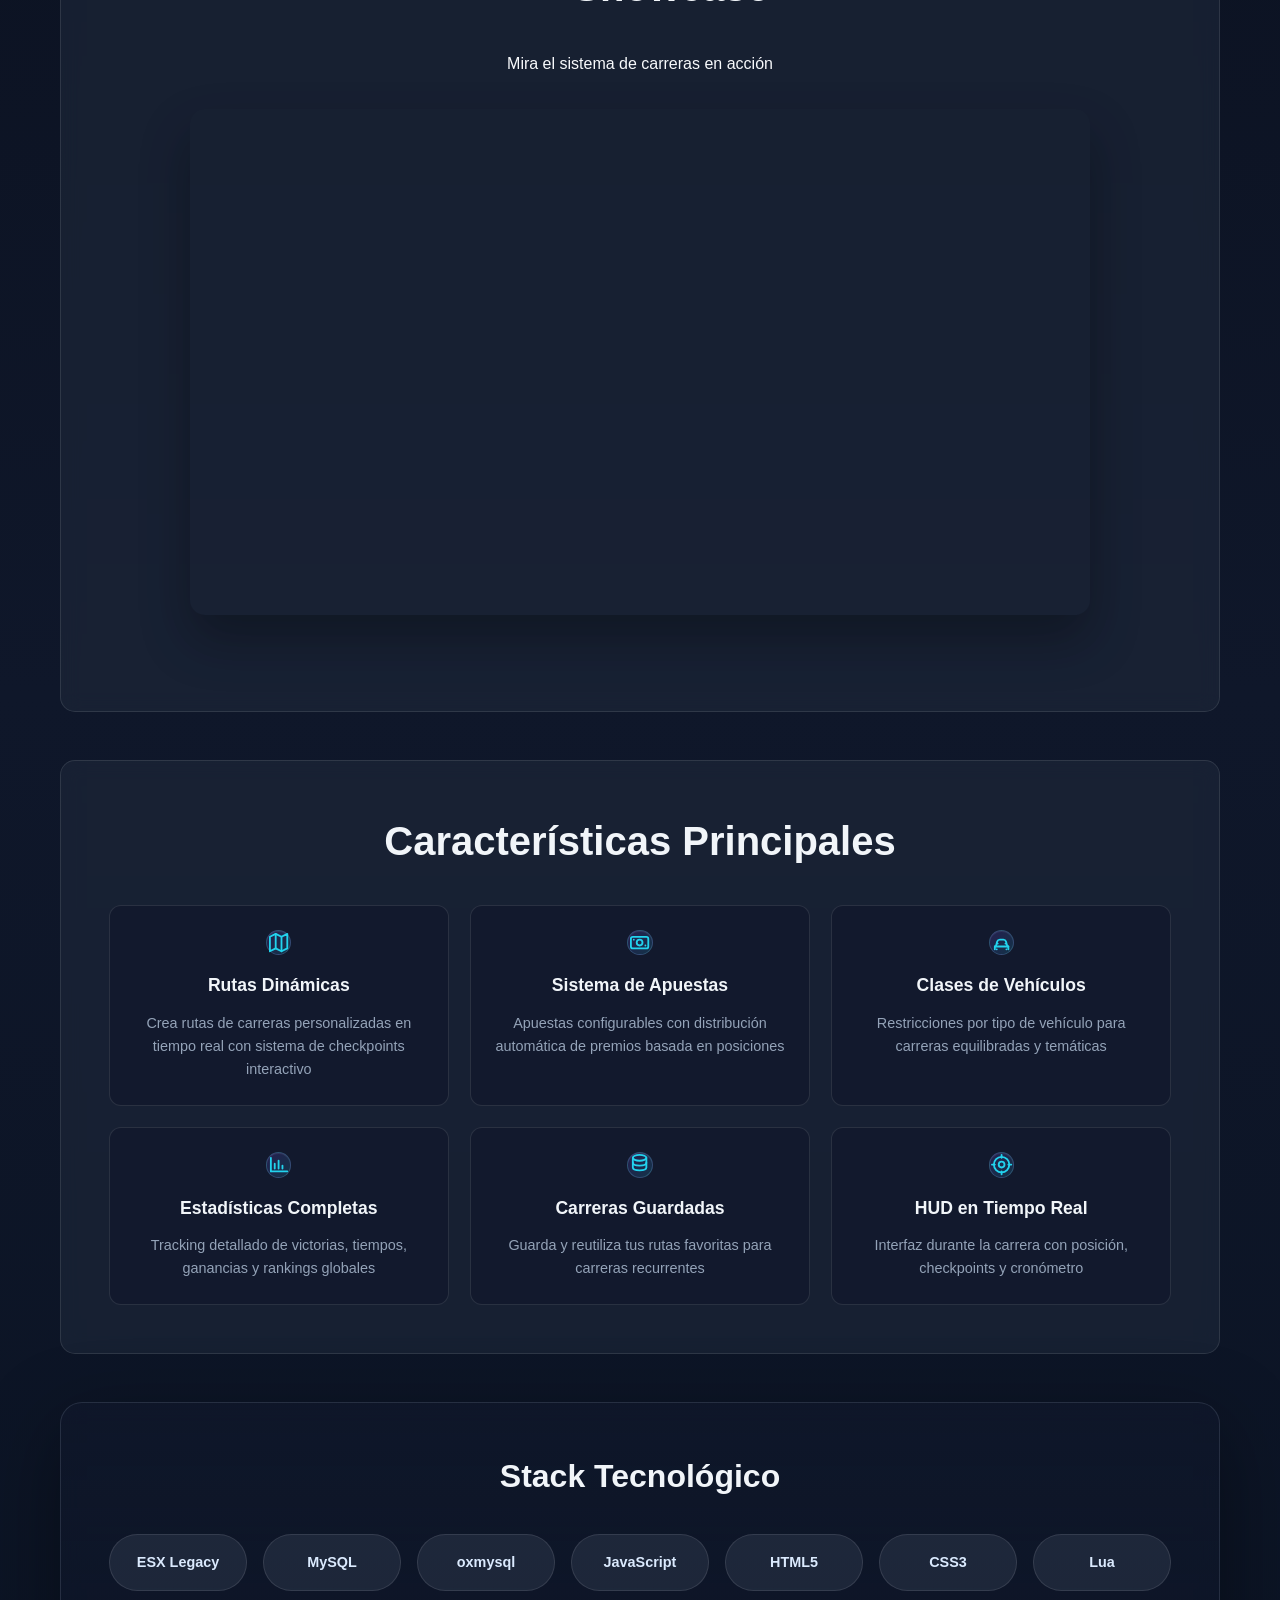
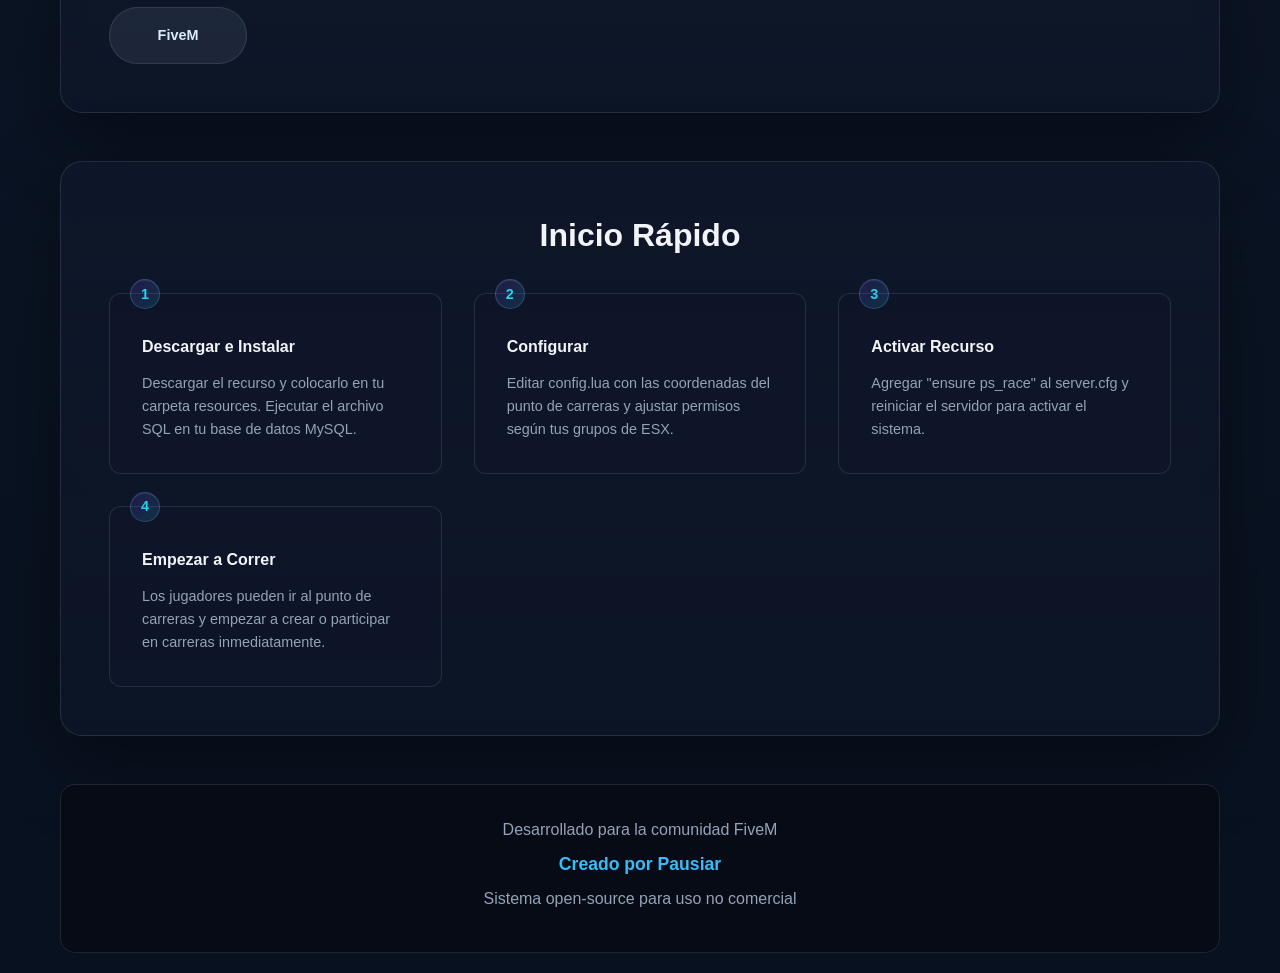
<file: race.html>
<!DOCTYPE html>
<html lang="es">
<head>
    <meta charset="UTF-8">
    <meta name="viewport" content="width=device-width, initial-scale=1.0">
    <title>Sistema de Carreras P2P - Documentación</title>
    <style>
        * {
            margin: 0;
            padding: 0;
            box-sizing: border-box;
        }

        body {
            font-family: -apple-system, BlinkMacSystemFont, 'Segoe UI', 'Roboto', sans-serif;
            line-height: 1.6;
            color: #e2e8f0;
            background: linear-gradient(135deg, #1e293b 0%, #334155 100%);
            min-height: 100vh;
        }

        .container {
            max-width: 1200px;
            margin: 0 auto;
            padding: 20px;
        }

        /* Header similar a Pausiar Scripts */
        .navbar {
            display: flex;
            justify-content: space-between;
            align-items: center;
            padding: 1rem 2rem;
            background: rgba(30, 41, 59, 0.9);
            backdrop-filter: blur(10px);
            border-bottom: 1px solid rgba(255, 255, 255, 0.1);
            margin-bottom: 2rem;
            border-radius: 10px;
        }

        .navbar .logo {
            display: flex;
            align-items: center;
            font-size: 1.5rem;
            font-weight: bold;
            color: #38bdf8;
            text-decoration: none;
        }

        .navbar .logo::before {
            content: "";
            margin-right: 0.5rem;
        }

        .navbar .nav-links {
            display: flex;
            gap: 2rem;
            align-items: center;
        }

        .navbar .nav-links a {
            color: #cbd5e1;
            text-decoration: none;
            font-weight: 500;
            transition: color 0.3s ease;
        }

        .navbar .nav-links a:hover {
            color: #38bdf8;
        }

        /* Hero section similar al estilo mostrado */
        .hero {
            text-align: center;
            padding: 4rem 0;
            margin-bottom: 4rem;
        }

        .hero h1 {
            font-size: clamp(2.5rem, 8vw, 4.5rem);
            font-weight: 700;
            background: linear-gradient(135deg, #60a5fa, #34d399);
            background-clip: text;
            -webkit-background-clip: text;
            -webkit-text-fill-color: transparent;
            margin-bottom: 1.5rem;
            line-height: 1.1;
        }

        .hero .subtitle {
            font-size: 1.25rem;
            color: #94a3b8;
            margin-bottom: 2rem;
            max-width: 600px;
            margin-left: auto;
            margin-right: auto;
        }

        .hero .cta-button {
            display: inline-block;
            background: linear-gradient(135deg, #6366f1, #22d3ee);
            color: white;
            padding: 1rem 2rem;
            border-radius: 50px;
            text-decoration: none;
            font-weight: 600;
            font-size: 1.1rem;
            transition: all 0.3s ease;
            border: none;
            cursor: pointer;
        }

        .hero .cta-button:hover {
            transform: translateY(-2px);
            box-shadow: 0 10px 30px rgba(99, 102, 241, 0.3);
        }

        /* Search bar similar al estilo */
        .search-section {
            background: rgba(30, 41, 59, 0.6);
            backdrop-filter: blur(10px);
            border-radius: 15px;
            padding: 2rem;
            margin-bottom: 3rem;
            border: 1px solid rgba(255, 255, 255, 0.1);
        }

        .search-bar {
            position: relative;
            max-width: 500px;
            margin: 0 auto;
        }

        .search-bar input {
            width: 100%;
            padding: 1rem 1.5rem;
            background: rgba(15, 23, 42, 0.8);
            border: 2px solid rgba(255, 255, 255, 0.1);
            border-radius: 50px;
            color: #e2e8f0;
            font-size: 1rem;
            transition: all 0.3s ease;
        }

        .search-bar input:focus {
            outline: none;
            border-color: #38bdf8;
            box-shadow: 0 0 0 3px rgba(56, 189, 248, 0.1);
        }

        .search-bar input::placeholder {
            color: #64748b;
        }

        /* Navigation grid adaptado al estilo oscuro */
        .nav-grid {
            display: grid;
            grid-template-columns: repeat(auto-fit, minmax(300px, 1fr));
            gap: 2rem;
            margin-bottom: 4rem;
        }

        .nav-card {
            background: rgba(30, 41, 59, 0.6);
            backdrop-filter: blur(10px);
            border-radius: 15px;
            padding: 2rem;
            text-decoration: none;
            color: inherit;
            transition: all 0.3s ease;
            border: 1px solid rgba(255, 255, 255, 0.1);
            position: relative;
            overflow: hidden;
        }

        .nav-card::before {
            content: '';
            position: absolute;
            top: 0;
            left: -100%;
            width: 100%;
            height: 100%;
            background: linear-gradient(90deg, transparent, rgba(56, 189, 248, 0.1), transparent);
            transition: left 0.5s;
        }

        .nav-card:hover::before {
            left: 100%;
        }

        .nav-card:hover {
            transform: translateY(-5px);
            border-color: #38bdf8;
            box-shadow: 0 20px 40px rgba(0, 0, 0, 0.3);
        }

        .nav-card .icon {
            font-size: 2.5rem;
            margin-bottom: 1rem;
            color: #38bdf8;
        }

        .nav-card h3 {
            font-size: 1.5rem;
            color: #f1f5f9;
            margin-bottom: 0.75rem;
            font-weight: 600;
        }

        .nav-card p {
            color: #94a3b8;
            font-size: 0.95rem;
            line-height: 1.6;
        }

        /* Features section con estilo oscuro */
        .features-section {
            background: rgba(30, 41, 59, 0.6);
            backdrop-filter: blur(10px);
            border-radius: 15px;
            padding: 3rem;
            margin-bottom: 3rem;
            border: 1px solid rgba(255, 255, 255, 0.1);
        }

        .features-section h2 {
            font-size: 2.5rem;
            color: #f1f5f9;
            margin-bottom: 2rem;
            text-align: center;
            font-weight: 700;
        }

        .features-grid {
            display: grid;
            grid-template-columns: repeat(auto-fit, minmax(250px, 1fr));
            gap: 1.5rem;
        }

        .feature-item {
            background: rgba(15, 23, 42, 0.6);
            border-radius: 12px;
            padding: 1.5rem;
            text-align: center;
            border: 1px solid rgba(255, 255, 255, 0.1);
            transition: all 0.3s ease;
        }

        .feature-item:hover {
            transform: translateY(-3px);
            border-color: #34d399;
            box-shadow: 0 10px 25px rgba(0, 0, 0, 0.2);
        }

        .feature-item .feature-icon {
            font-size: 2rem;
            color: #34d399;
            margin-bottom: 1rem;
        }

        .feature-item h4 {
            font-size: 1.1rem;
            color: #f1f5f9;
            margin-bottom: 0.75rem;
            font-weight: 600;
        }

        .feature-item p {
            color: #94a3b8;
            font-size: 0.9rem;
        }

        /* Tech stack */
        .tech-stack {
            background: rgba(30, 41, 59, 0.6);
            backdrop-filter: blur(10px);
            border-radius: 15px;
            padding: 3rem;
            margin-bottom: 3rem;
            border: 1px solid rgba(255, 255, 255, 0.1);
        }

        .tech-stack h2 {
            font-size: 2rem;
            color: #f1f5f9;
            margin-bottom: 2rem;
            text-align: center;
            font-weight: 700;
        }

        .tech-grid {
            display: grid;
            grid-template-columns: repeat(auto-fit, minmax(120px, 1fr));
            gap: 1rem;
            text-align: center;
        }

        .tech-item {
            background: linear-gradient(135deg, #6366f1, #22d3ee);
            color: white;
            padding: 1rem;
            border-radius: 12px;
            font-weight: 600;
            font-size: 0.9rem;
            transition: all 0.3s ease;
        }

        .tech-item:hover {
            transform: scale(1.05);
            box-shadow: 0 8px 20px rgba(99, 102, 241, 0.3);
        }

        /* Quick start */
        .quick-start {
            background: rgba(30, 41, 59, 0.6);
            backdrop-filter: blur(10px);
            border-radius: 15px;
            padding: 3rem;
            margin-bottom: 3rem;
            border: 1px solid rgba(255, 255, 255, 0.1);
        }

        .quick-start h2 {
            font-size: 2rem;
            color: #f1f5f9;
            margin-bottom: 2rem;
            text-align: center;
            font-weight: 700;
        }

        .steps {
            display: grid;
            grid-template-columns: repeat(auto-fit, minmax(250px, 1fr));
            gap: 2rem;
        }

        .step {
            background: rgba(15, 23, 42, 0.6);
            border-radius: 12px;
            padding: 2rem;
            border-left: 4px solid #22d3ee;
            position: relative;
            border: 1px solid rgba(255, 255, 255, 0.1);
        }

        .step-number {
            position: absolute;
            top: -15px;
            left: 20px;
            background: #22d3ee;
            color: #0f172a;
            width: 30px;
            height: 30px;
            border-radius: 50%;
            display: flex;
            align-items: center;
            justify-content: center;
            font-weight: bold;
            font-size: 0.9rem;
        }

        .step h4 {
            color: #f1f5f9;
            margin-bottom: 0.75rem;
            margin-top: 0.5rem;
            font-weight: 600;
        }

        .step p {
            color: #94a3b8;
            font-size: 0.9rem;
            line-height: 1.6;
        }

        /* Footer */
        .footer {
            background: rgba(30, 41, 59, 0.6);
            backdrop-filter: blur(10px);
            border-radius: 15px;
            padding: 2rem;
            text-align: center;
            border: 1px solid rgba(255, 255, 255, 0.1);
        }

        .footer p {
            color: #94a3b8;
            margin-bottom: 0.5rem;
        }

        .footer .author {
            color: #38bdf8;
            font-weight: 600;
            font-size: 1.1rem;
        }

        .badges {
            display: flex;
            justify-content: center;
            gap: 0.75rem;
            flex-wrap: wrap;
            margin-bottom: 1.5rem;
        }

        .badge {
            background: rgba(15, 23, 42, 0.8);
            color: #38bdf8;
            padding: 0.5rem 1rem;
            border-radius: 20px;
            font-size: 0.8rem;
            font-weight: 600;
            border: 1px solid rgba(56, 189, 248, 0.3);
        }

        /* Responsive */
        @media (max-width: 768px) {
            .container {
                padding: 1rem;
            }

            .navbar {
                padding: 1rem;
                flex-direction: column;
                gap: 1rem;
            }

            .navbar .nav-links {
                gap: 1rem;
            }

            .hero {
                padding: 2rem 0;
            }

            .hero h1 {
                font-size: 2.5rem;
            }

            .nav-grid {
                grid-template-columns: 1fr;
                gap: 1.5rem;
            }

            .features-grid {
                grid-template-columns: 1fr;
            }

            .steps {
                grid-template-columns: 1fr;
            }
        }

        /* Scroll indicator */
        .scroll-indicator {
            position: fixed;
            top: 0;
            left: 0;
            width: 100%;
            height: 3px;
            background: rgba(255, 255, 255, 0.1);
            z-index: 1000;
        }

        .scroll-progress {
            height: 100%;
            background: linear-gradient(90deg, #6366f1, #22d3ee);
            width: 0%;
            transition: width 0.1s ease;
        }
    </style>
    <link rel="stylesheet" href="assets/docs-premium.css">
</head>
<body>
    <div class="scroll-indicator">
        <div class="scroll-progress" id="scrollProgress"></div>
    </div>

    <div class="container">
        <!-- Navbar similar a Pausiar Scripts -->
        <nav class="navbar">
            <a href="index.html" class="logo">Pausiar Scripts</a>
            <div class="nav-links">
                <li class="nav-item"><a class="nav-link" href="index.html"><i class="fas fa-home me-1"></i>Volver al Inicio</a></li>
                <a href="#inicio">Inicio</a>
                <a href="#scripts">Scripts</a>
                <a href="#docs">Documentación</a>
            </div>
        </nav>

        <!-- Hero section -->
        <section class="hero">
            <h1>Sistema de Carreras P2P</h1>
            <p class="subtitle">
                Documentación completa de sistema avanzado para FiveM con 
                guías de instalación, configuración y uso. Desarrollado por 
                Pausiar.
            </p>
            <div class="badges">
                <span class="badge">ESX Legacy</span>
                <span class="badge">MySQL</span>
                <span class="badge">JavaScript</span>
                <span class="badge">Lua</span>
                <span class="badge">v1.0.0</span>
            </div>
            <a href="#navegacion" class="cta-button">Ver Documentación</a>
        </section>

        <!-- Search section -->
        <section class="search-section">
            <div class="search-bar">
                <input type="text" placeholder="Buscar en la documentación..." id="searchInput">
            </div>
        </section>

        <!-- Navigation grid -->
        <section id="navegacion" class="nav-grid">
            <a href="#instalacion" class="nav-card">
                <div class="icon"><svg class="icon icon-inline" aria-hidden="true"><use href="assets/icons.svg#settings"></use></svg></div>
                <h3>Instalación</h3>
                <p>Guía completa de instalación y configuración del sistema. Incluye setup de base de datos y configuraciones básicas.</p>
            </a>

            <a href="#configuracion" class="nav-card">
                <div class="icon"><svg class="icon icon-inline" aria-hidden="true"><use href="assets/icons.svg#wrench"></use></svg></div>
                <h3>Configuración</h3>
                <p>Personaliza el sistema según tus necesidades. Puntos de carreras, permisos, clases de vehículos y más.</p>
            </a>

            <a href="#uso" class="nav-card">
                <div class="icon"><svg class="icon icon-inline" aria-hidden="true"><use href="assets/icons.svg#gamepad"></use></svg></div>
                <h3>Guía de Uso</h3>
                <p>Aprende cómo usar el sistema tanto como jugador regular como administrador. Controles y funcionalidades.</p>
            </a>

            <a href="#api" class="nav-card">
                <div class="icon"><svg class="icon icon-inline" aria-hidden="true"><use href="assets/icons.svg#server"></use></svg></div>
                <h3>API y Eventos</h3>
                <p>Documentación técnica de eventos del sistema, callbacks y funciones para desarrolladores.</p>
            </a>

            <a href="#base-datos" class="nav-card">
                <div class="icon"><svg class="icon icon-inline" aria-hidden="true"><use href="assets/icons.svg#database"></use></svg></div>
                <h3>Base de Datos</h3>
                <p>Estructura de tablas, procedimientos almacenados y consultas para estadísticas avanzadas.</p>
            </a>

            <a href="#troubleshooting" class="nav-card">
                <div class="icon"><svg class="icon icon-inline" aria-hidden="true"><use href="assets/icons.svg#search"></use></svg></div>
                <h3>Solución de Problemas</h3>
                <p>Guía de resolución de errores comunes, optimización y mejores prácticas de configuración.</p>
            </a>
        </section>

        <!-- Showcase section -->
        <section class="features-section">
            <h2><svg class="icon icon-inline" aria-hidden="true"><use href="assets/icons.svg#video"></use></svg> Showcase</h2>
            <p style="text-align: center; color: var(--text-secondary); margin-bottom: 2rem;">Mira el sistema de carreras en acción</p>
            
            <div style="max-width: 900px; margin: 0 auto 3rem;">
                <div style="position: relative; padding-bottom: 56.25%; height: 0; overflow: hidden; border-radius: 15px; box-shadow: 0 25px 50px rgba(0, 0, 0, 0.3);">
                    <iframe 
                        style="position: absolute; top: 0; left: 0; width: 100%; height: 100%;"
                        src="https://www.youtube.com/embed/tLav4oIX9a8" 
                        title="PS Race System Showcase" 
                        frameborder="0" 
                        allow="accelerometer; autoplay; clipboard-write; encrypted-media; gyroscope; picture-in-picture; web-share" 
                        allowfullscreen>
                    </iframe>
                </div>
            </div>
        </section>

        <!-- Features section -->
        <section class="features-section">
            <h2>Características Principales</h2>
            <div class="features-grid">
                <div class="feature-item">
                    <div class="feature-icon"><svg class="icon icon-inline" aria-hidden="true"><use href="assets/icons.svg#map"></use></svg></div>
                    <h4>Rutas Dinámicas</h4>
                    <p>Crea rutas de carreras personalizadas en tiempo real con sistema de checkpoints interactivo</p>
                </div>
                <div class="feature-item">
                    <div class="feature-icon"><svg class="icon icon-inline" aria-hidden="true"><use href="assets/icons.svg#cash"></use></svg></div>
                    <h4>Sistema de Apuestas</h4>
                    <p>Apuestas configurables con distribución automática de premios basada en posiciones</p>
                </div>
                <div class="feature-item">
                    <div class="feature-icon"><svg class="icon icon-inline" aria-hidden="true"><use href="assets/icons.svg#car"></use></svg></div>
                    <h4>Clases de Vehículos</h4>
                    <p>Restricciones por tipo de vehículo para carreras equilibradas y temáticas</p>
                </div>
                <div class="feature-item">
                    <div class="feature-icon"><svg class="icon icon-inline" aria-hidden="true"><use href="assets/icons.svg#chart"></use></svg></div>
                    <h4>Estadísticas Completas</h4>
                    <p>Tracking detallado de victorias, tiempos, ganancias y rankings globales</p>
                </div>
                <div class="feature-item">
                    <div class="feature-icon"><svg class="icon icon-inline" aria-hidden="true"><use href="assets/icons.svg#database"></use></svg></div>
                    <h4>Carreras Guardadas</h4>
                    <p>Guarda y reutiliza tus rutas favoritas para carreras recurrentes</p>
                </div>
                <div class="feature-item">
                    <div class="feature-icon"><svg class="icon icon-inline" aria-hidden="true"><use href="assets/icons.svg#target"></use></svg></div>
                    <h4>HUD en Tiempo Real</h4>
                    <p>Interfaz durante la carrera con posición, checkpoints y cronómetro</p>
                </div>
            </div>
        </section>

        <!-- Tech stack -->
        <section class="tech-stack">
            <h2>Stack Tecnológico</h2>
            <div class="tech-grid">
                <div class="tech-item">ESX Legacy</div>
                <div class="tech-item">MySQL</div>
                <div class="tech-item">oxmysql</div>
                <div class="tech-item">JavaScript</div>
                <div class="tech-item">HTML5</div>
                <div class="tech-item">CSS3</div>
                <div class="tech-item">Lua</div>
                <div class="tech-item">FiveM</div>
            </div>
        </section>

        <!-- Quick start -->
        <section class="quick-start">
            <h2>Inicio Rápido</h2>
            <div class="steps">
                <div class="step">
                    <div class="step-number">1</div>
                    <h4>Descargar e Instalar</h4>
                    <p>Descargar el recurso y colocarlo en tu carpeta resources. Ejecutar el archivo SQL en tu base de datos MySQL.</p>
                </div>
                <div class="step">
                    <div class="step-number">2</div>
                    <h4>Configurar</h4>
                    <p>Editar config.lua con las coordenadas del punto de carreras y ajustar permisos según tus grupos de ESX.</p>
                </div>
                <div class="step">
                    <div class="step-number">3</div>
                    <h4>Activar Recurso</h4>
                    <p>Agregar "ensure ps_race" al server.cfg y reiniciar el servidor para activar el sistema.</p>
                </div>
                <div class="step">
                    <div class="step-number">4</div>
                    <h4>Empezar a Correr</h4>
                    <p>Los jugadores pueden ir al punto de carreras y empezar a crear o participar en carreras inmediatamente.</p>
                </div>
            </div>
        </section>

        <!-- Footer -->
        <footer class="footer">
            <p>Desarrollado para la comunidad FiveM</p>
            <p class="author">Creado por Pausiar</p>
            <p>Sistema open-source para uso no comercial</p>
        </footer>
    </div>

    <script>
        // Scroll progress indicator
        window.addEventListener('scroll', function() {
            const scrolled = (window.pageYOffset / (document.documentElement.scrollHeight - window.innerHeight)) * 100;
            document.getElementById('scrollProgress').style.width = scrolled + '%';
        });

        // Search functionality
        document.getElementById('searchInput').addEventListener('input', function(e) {
            const searchTerm = e.target.value.toLowerCase();
            const cards = document.querySelectorAll('.nav-card, .feature-item');
            
            cards.forEach(card => {
                const text = card.textContent.toLowerCase();
                if (text.includes(searchTerm) || searchTerm === '') {
                    card.style.display = 'block';
                    card.style.opacity = '1';
                } else {
                    card.style.opacity = '0.3';
                }
            });
        });

        // Smooth scrolling for anchor links
        document.querySelectorAll('a[href^="#"]').forEach(anchor => {
            anchor.addEventListener('click', function (e) {
                e.preventDefault();
                const target = document.querySelector(this.getAttribute('href'));
                if (target) {
                    target.scrollIntoView({
                        behavior: 'smooth',
                        block: 'start'
                    });
                }
            });
        });

        // Animation on scroll
        const observerOptions = {
            threshold: 0.1,
            rootMargin: '0px 0px -50px 0px'
        };

        const observer = new IntersectionObserver(function(entries) {
            entries.forEach(entry => {
                if (entry.isIntersecting) {
                    entry.target.style.opacity = '1';
                    entry.target.style.transform = 'translateY(0)';
                }
            });
        }, observerOptions);

        // Apply animation to elements
        document.querySelectorAll('.nav-card, .feature-item, .step').forEach(el => {
            el.style.opacity = '0';
            el.style.transform = 'translateY(20px)';
            el.style.transition = 'opacity 0.6s ease, transform 0.6s ease';
            observer.observe(el);
        });

        console.log('Documentación del Sistema de Carreras P2P cargada');
    </script>
</body>
</html>
</file>
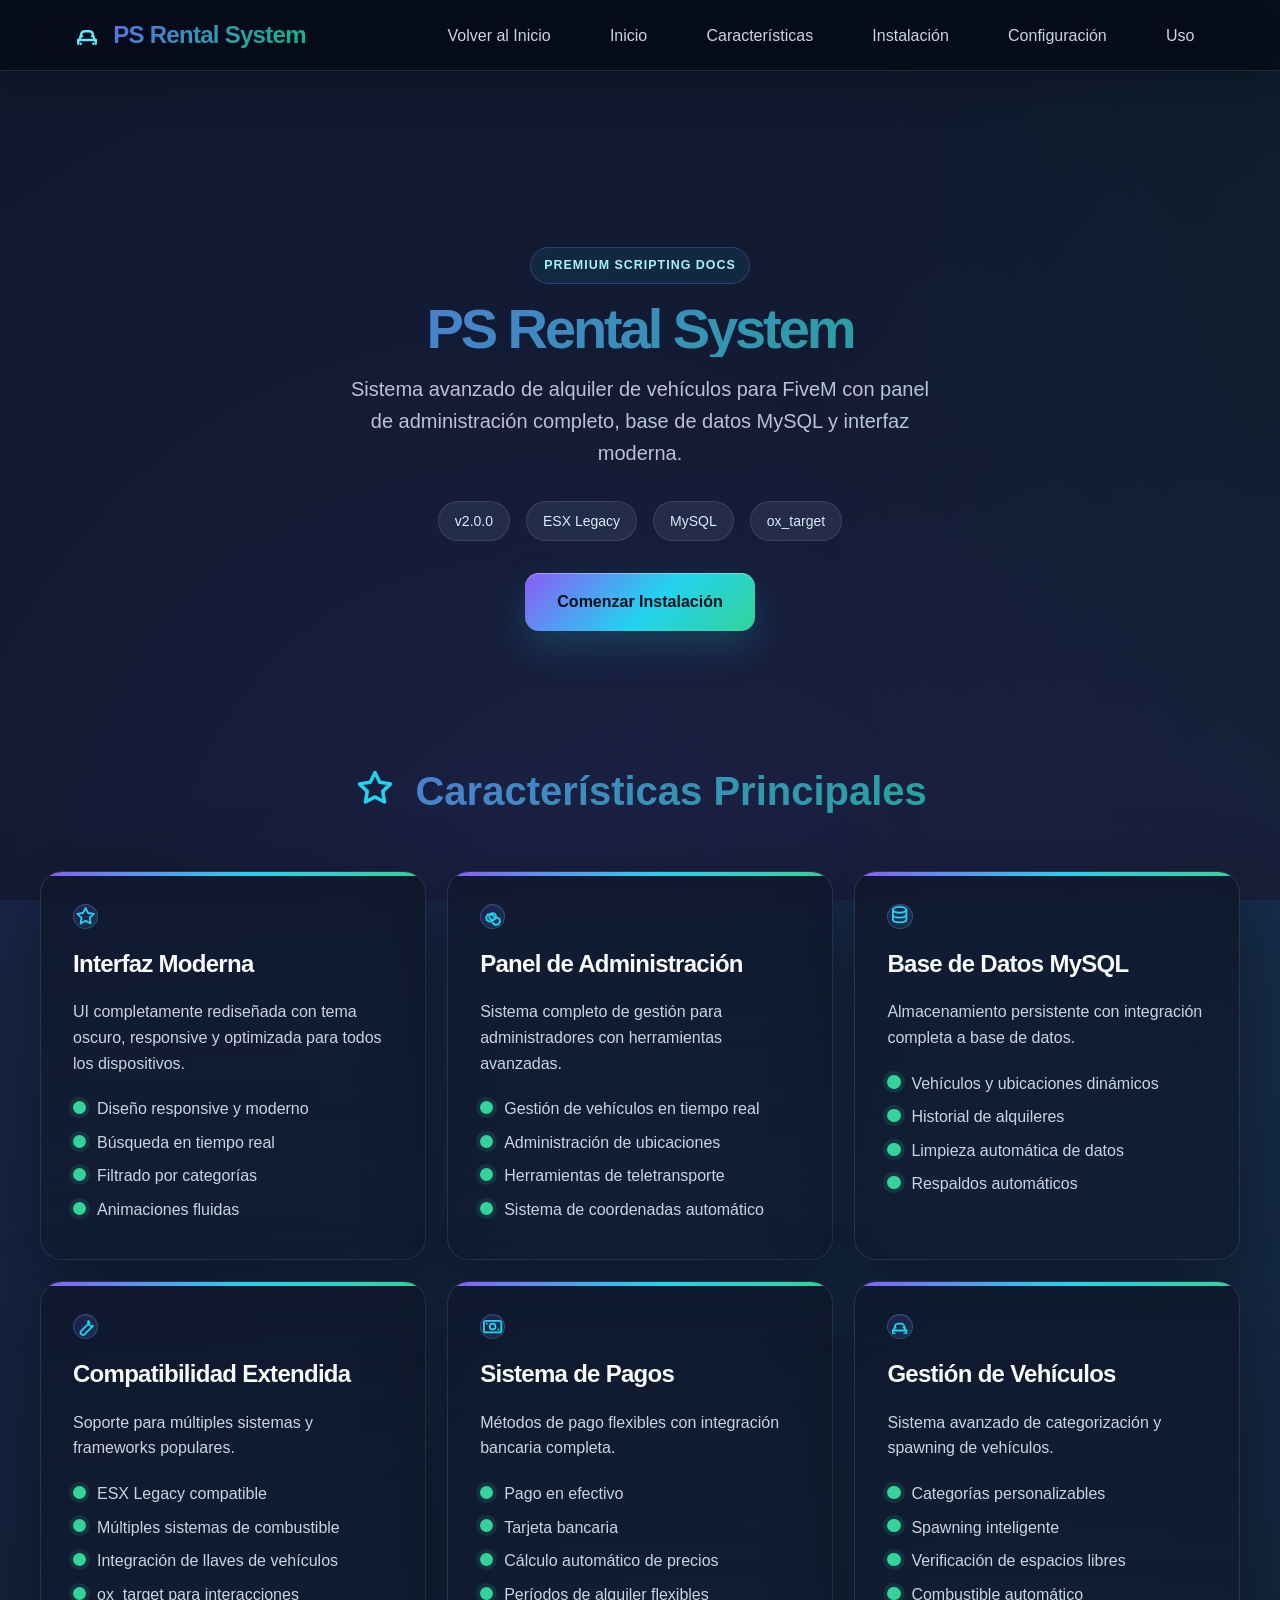
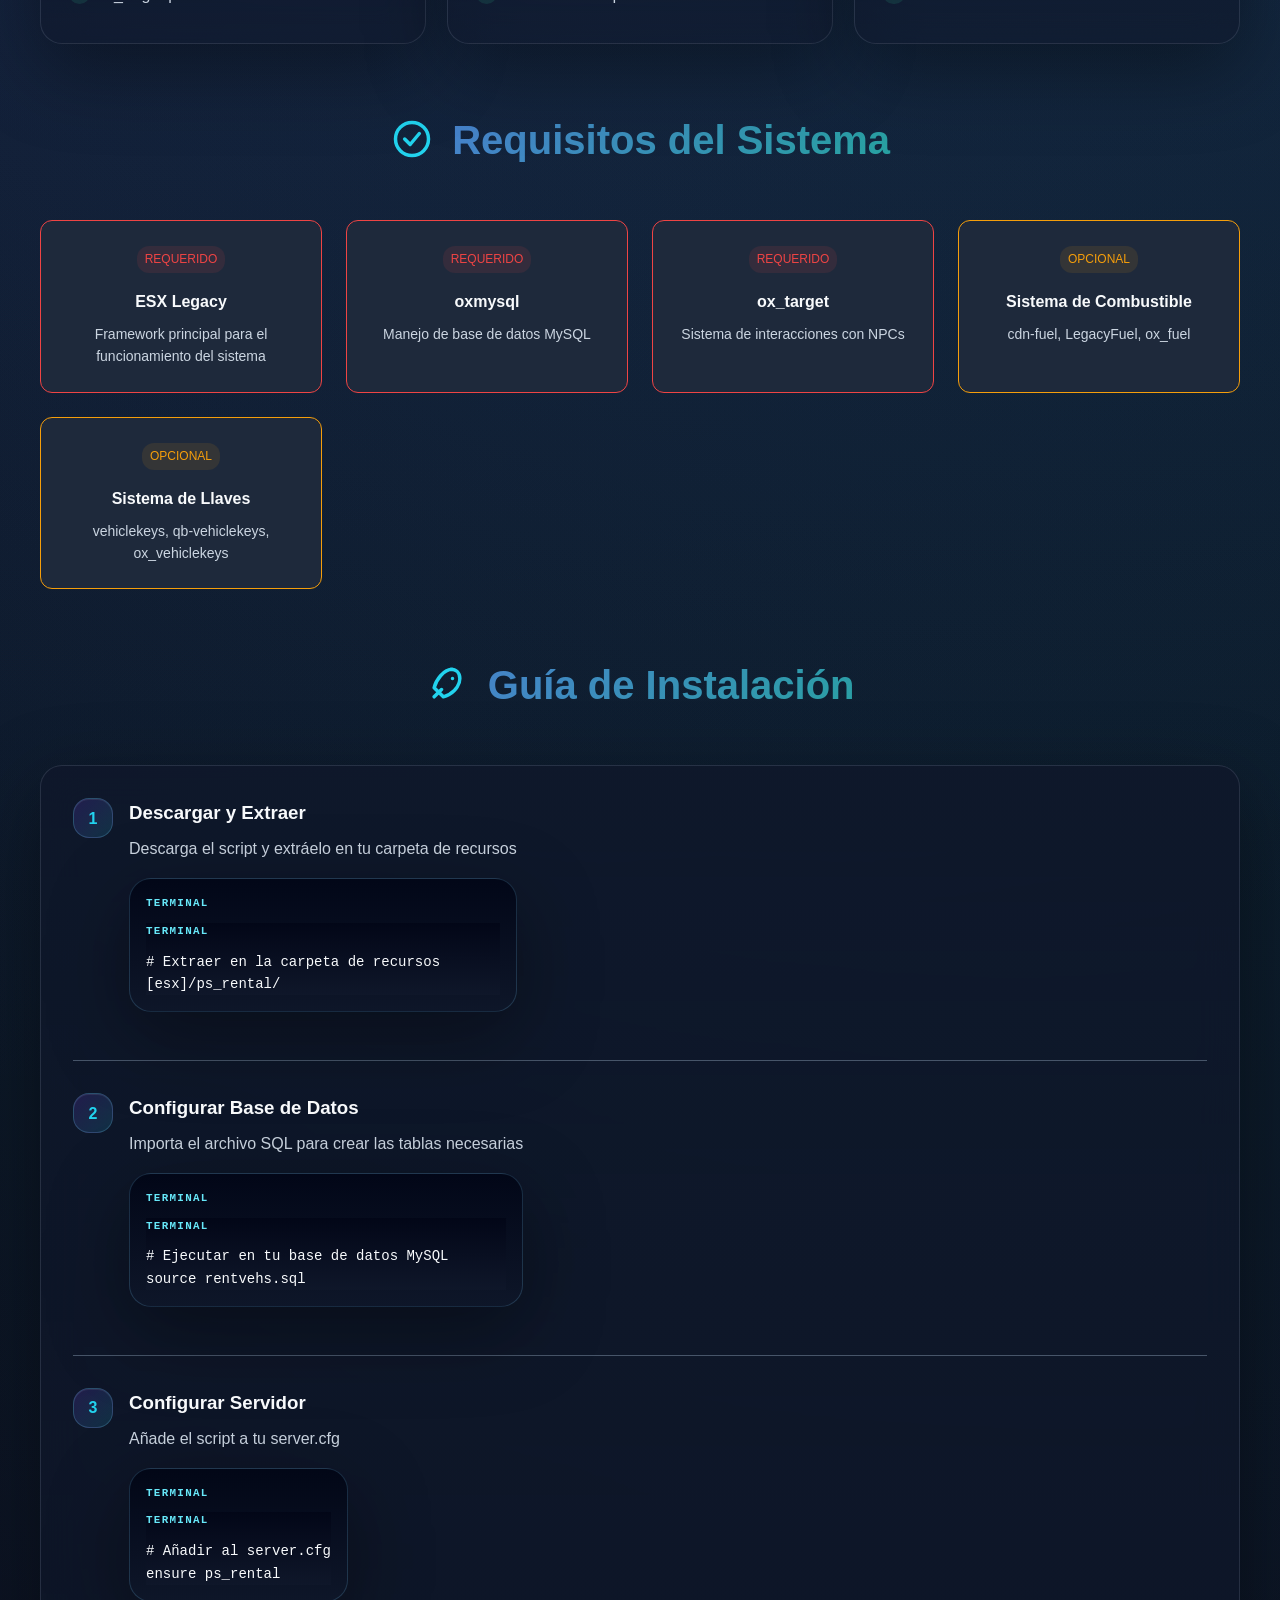
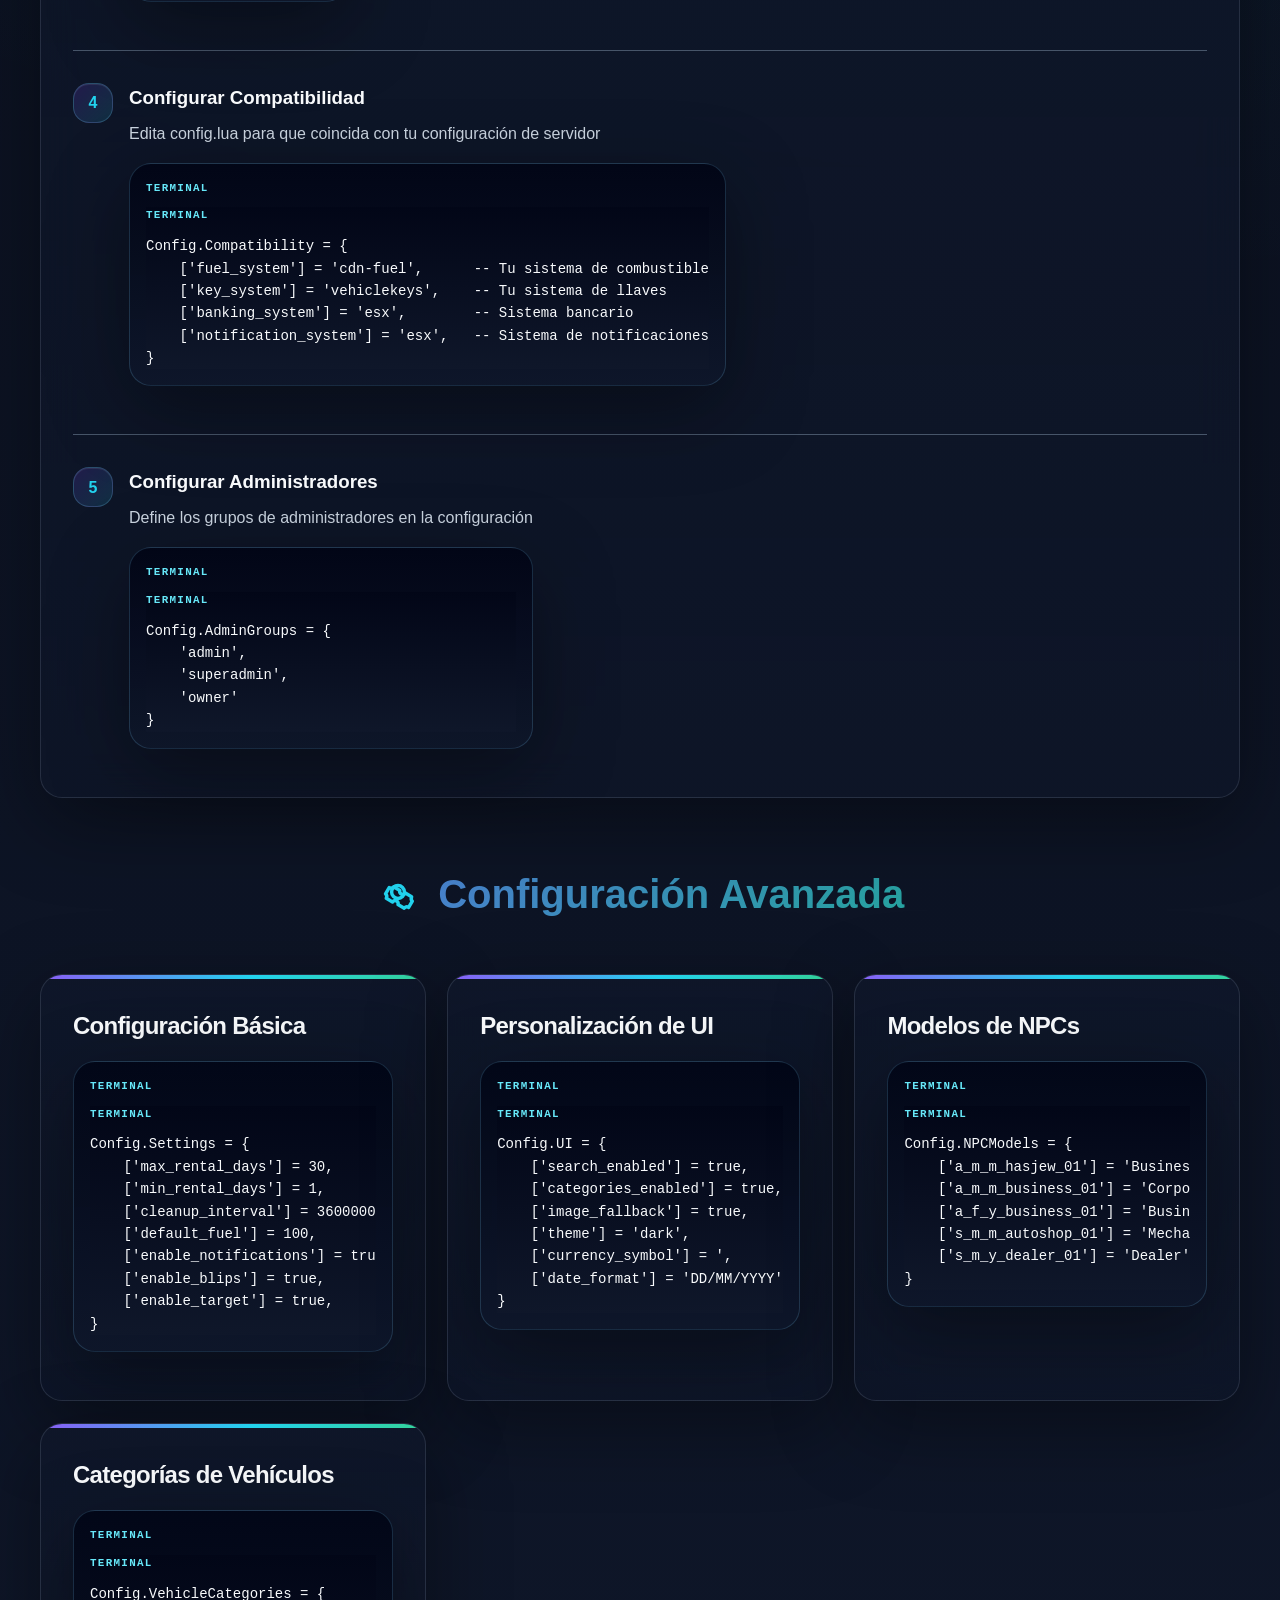
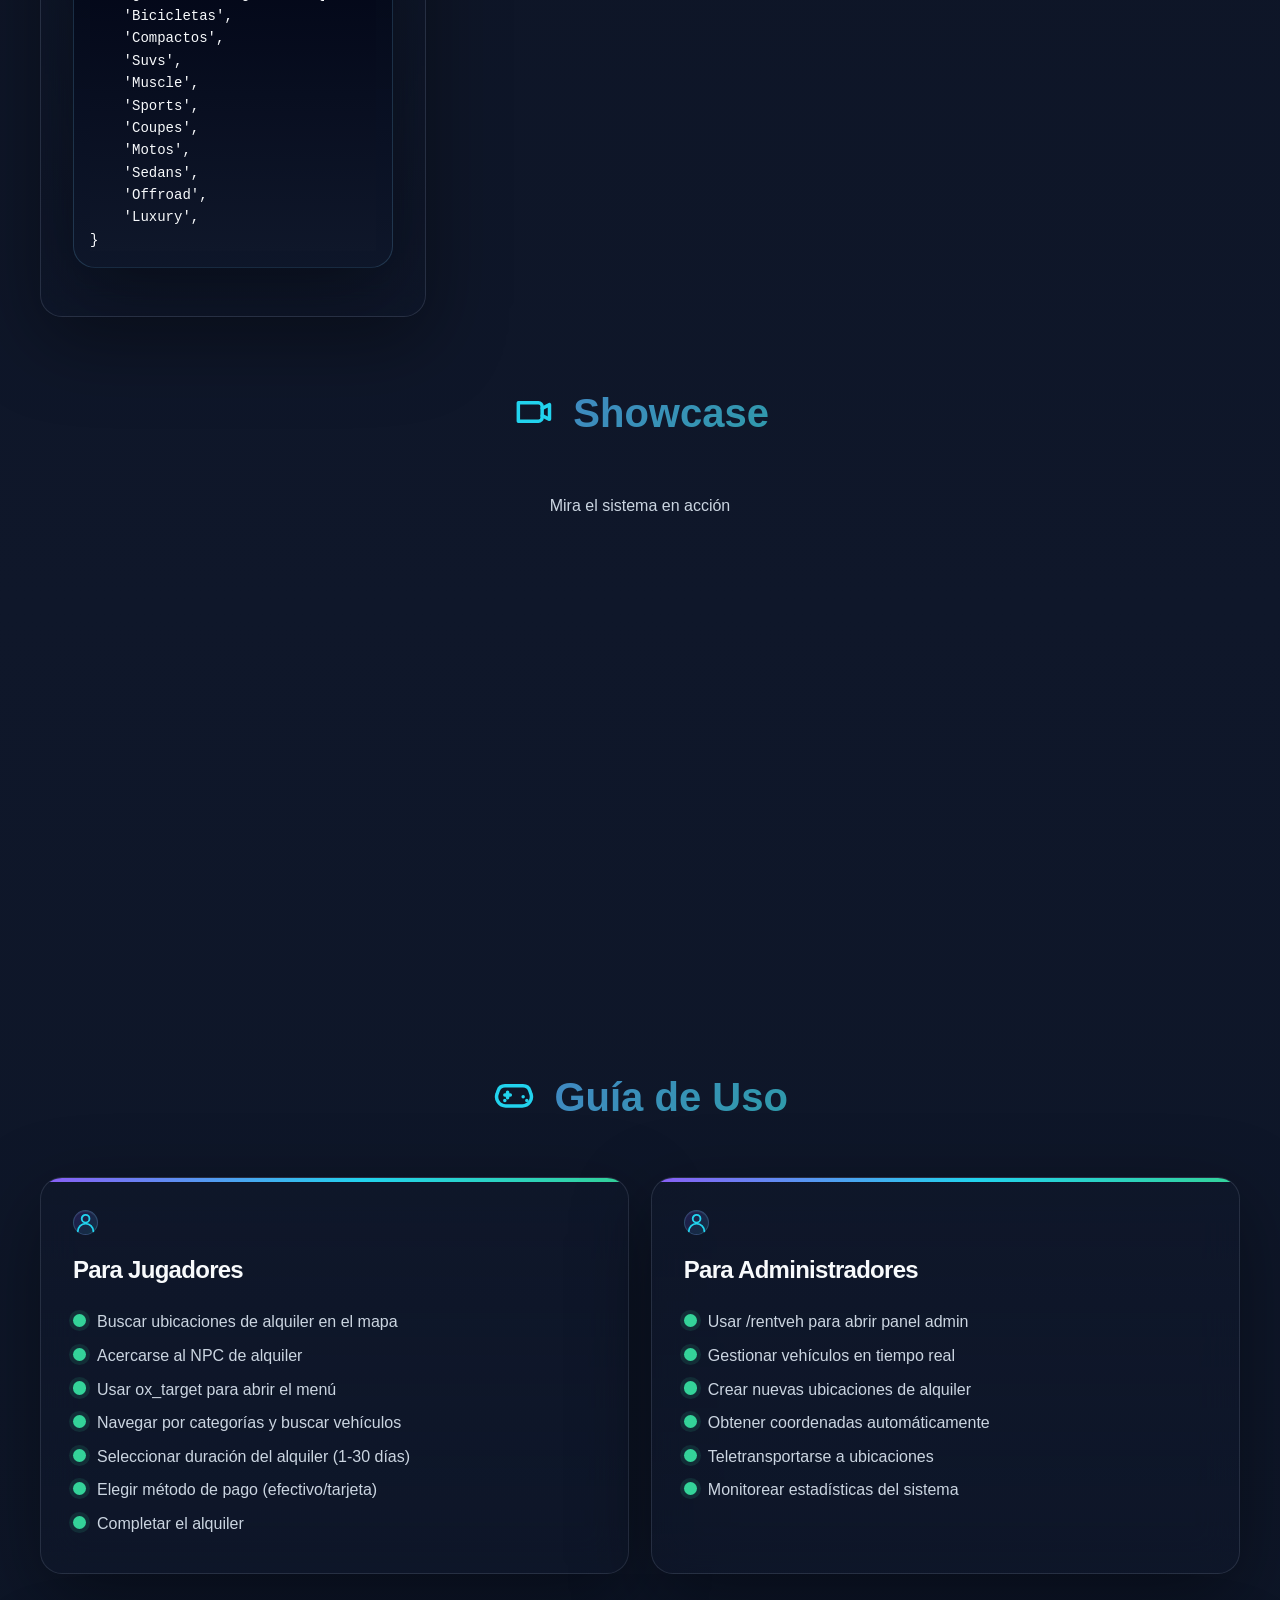
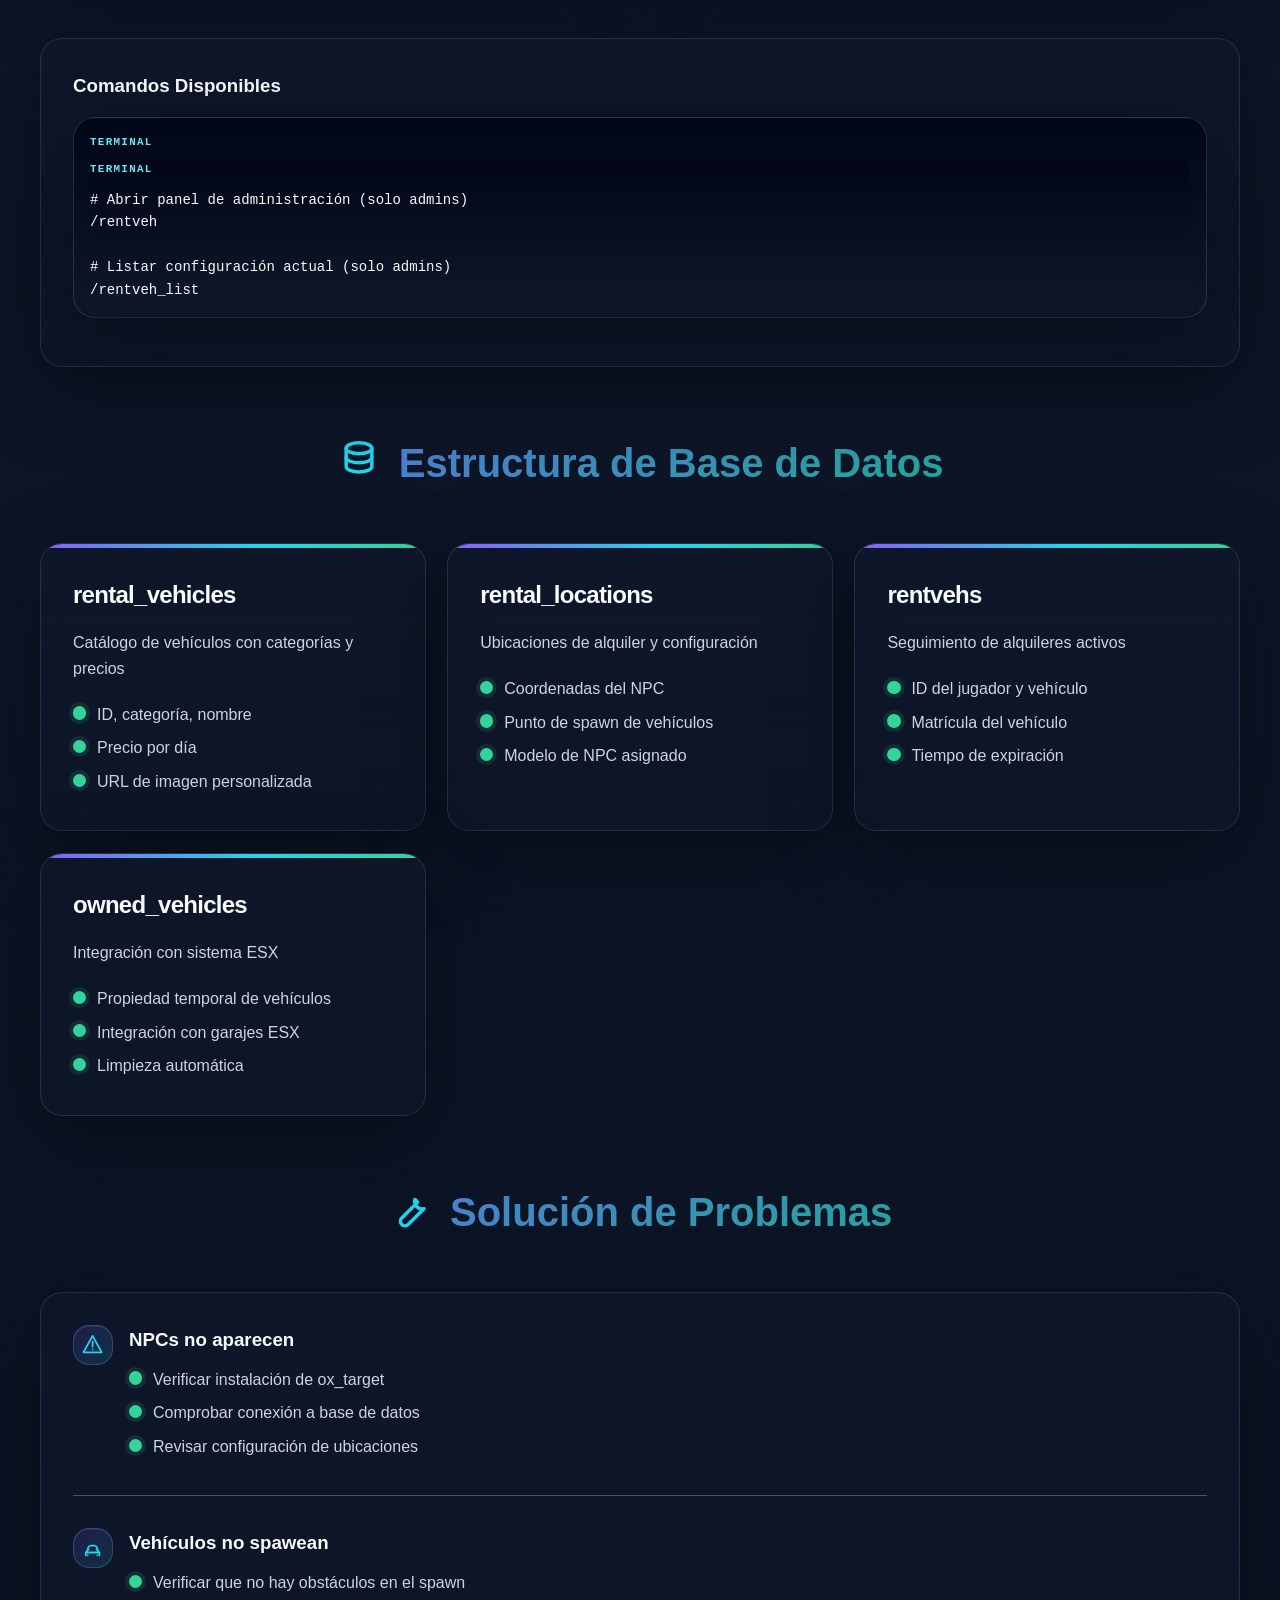
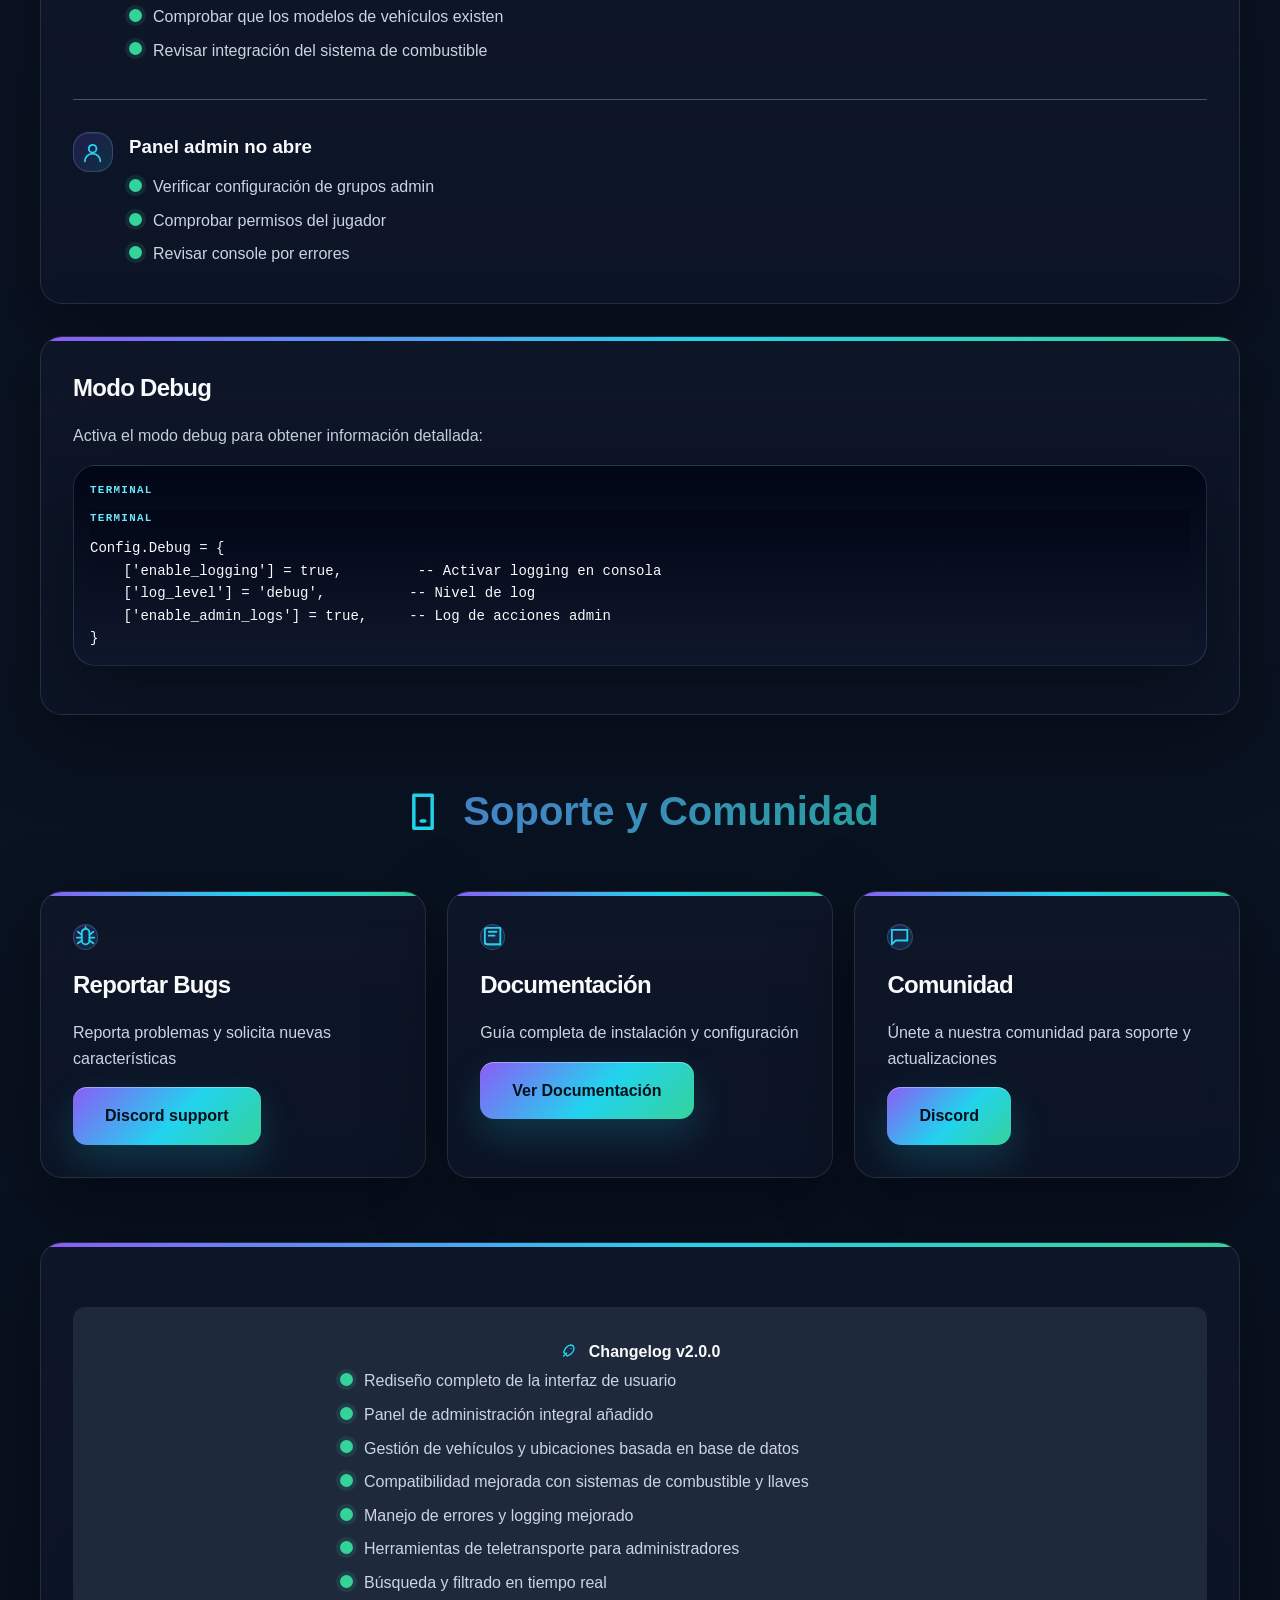
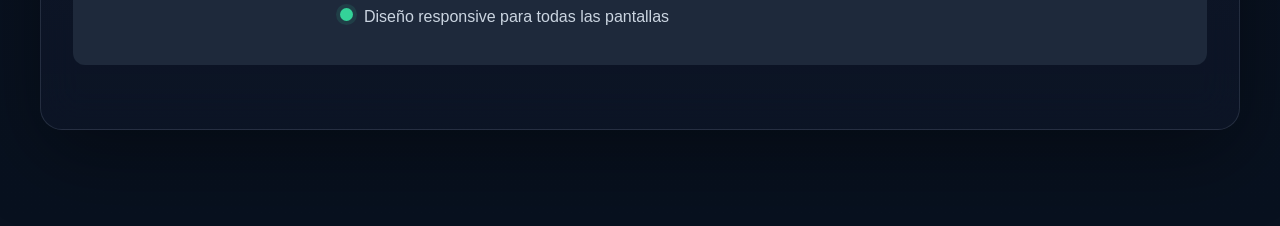
<file: rental.html>
<!DOCTYPE html>
<html lang="es">
<head>
    <meta charset="UTF-8">
    <meta name="viewport" content="width=device-width, initial-scale=1.0">
    <title>PS Rental - Advanced Vehicle Rental System</title>
    <style>
        * {
            margin: 0;
            padding: 0;
            box-sizing: border-box;
        }

        :root {
            --primary: #6366f1;
            --primary-dark: #4f46e5;
            --secondary: #10b981;
            --dark: #0f172a;
            --dark-secondary: #1e293b;
            --dark-tertiary: #334155;
            --text-primary: #f8fafc;
            --text-secondary: #cbd5e1;
            --text-muted: #94a3b8;
            --border: #475569;
            --glass-bg: rgba(15, 23, 42, 0.8);
            --gradient: linear-gradient(135deg, var(--primary), var(--secondary));
            --accent: #f59e0b;
            --success: #22c55e;
            --danger: #ef4444;
        }

        body {
            font-family: 'Inter', -apple-system, BlinkMacSystemFont, sans-serif;
            background: var(--dark);
            color: var(--text-primary);
            line-height: 1.6;
            overflow-x: hidden;
        }

        .bg-animation {
            position: fixed;
            top: 0;
            left: 0;
            width: 100%;
            height: 100%;
            z-index: -1;
            background: var(--dark);
            overflow: hidden;
        }

        .bg-animation::before {
            content: '';
            position: absolute;
            width: 200%;
            height: 200%;
            background: radial-gradient(circle at 20% 50%, rgba(99, 102, 241, 0.1) 0%, transparent 50%),
                        radial-gradient(circle at 80% 20%, rgba(16, 185, 129, 0.1) 0%, transparent 50%),
                        radial-gradient(circle at 40% 80%, rgba(168, 85, 247, 0.1) 0%, transparent 50%);
            animation: float 20s ease-in-out infinite;
        }

        @keyframes float {
            0%, 100% { transform: translateY(0px) rotate(0deg); }
            50% { transform: translateY(-20px) rotate(180deg); }
        }

        .header {
            position: fixed;
            top: 0;
            left: 0;
            right: 0;
            background: var(--glass-bg);
            backdrop-filter: blur(20px);
            border-bottom: 1px solid var(--border);
            z-index: 1000;
            padding: 1rem 0;
        }

        .nav {
            max-width: 1200px;
            margin: 0 auto;
            display: flex;
            justify-content: space-between;
            align-items: center;
            padding: 0 2rem;
        }

        .logo {
            font-size: 1.5rem;
            font-weight: 700;
            background: var(--gradient);
            -webkit-background-clip: text;
            -webkit-text-fill-color: transparent;
            background-clip: text;
        }

        .nav-links {
            display: flex;
            gap: 2rem;
            list-style: none;
        }

        .nav-links a {
            color: var(--text-secondary);
            text-decoration: none;
            transition: color 0.3s ease;
            position: relative;
        }

        .nav-links a:hover {
            color: var(--text-primary);
        }

        .nav-links a::after {
            content: '';
            position: absolute;
            bottom: -5px;
            left: 0;
            width: 0;
            height: 2px;
            background: var(--gradient);
            transition: width 0.3s ease;
        }

        .nav-links a:hover::after {
            width: 100%;
        }

        .main {
            margin-top: 80px;
            padding: 2rem;
        }

        .container {
            max-width: 1200px;
            margin: 0 auto;
        }

        .hero {
            text-align: center;
            padding: 4rem 0;
            margin-bottom: 4rem;
        }

        .hero h1 {
            font-size: 3.5rem;
            font-weight: 800;
            margin-bottom: 1rem;
            background: var(--gradient);
            -webkit-background-clip: text;
            -webkit-text-fill-color: transparent;
            background-clip: text;
            animation: fadeInUp 1s ease;
        }

        .hero p {
            font-size: 1.25rem;
            color: var(--text-secondary);
            max-width: 600px;
            margin: 0 auto 2rem;
            animation: fadeInUp 1s ease 0.2s both;
        }

        .hero-badges {
            display: flex;
            justify-content: center;
            gap: 1rem;
            flex-wrap: wrap;
            margin-bottom: 2rem;
            animation: fadeInUp 1s ease 0.3s both;
        }

        .badge {
            padding: 0.5rem 1rem;
            background: var(--dark-tertiary);
            border: 1px solid var(--border);
            border-radius: 20px;
            font-size: 0.875rem;
            color: var(--text-secondary);
        }

        .badge.version {
            background: var(--primary);
            color: white;
            border-color: var(--primary);
        }

        .cta-buttons {
            display: flex;
            justify-content: center;
            gap: 1rem;
            flex-wrap: wrap;
            animation: fadeInUp 1s ease 0.4s both;
        }

        .cta-button {
            display: inline-block;
            padding: 1rem 2rem;
            border-radius: 10px;
            font-weight: 600;
            text-decoration: none;
            transition: transform 0.3s ease, box-shadow 0.3s ease;
        }

        .cta-button.primary {
            background: var(--gradient);
            color: white;
        }

        .cta-button.secondary {
            background: transparent;
            color: var(--text-primary);
            border: 2px solid var(--border);
        }

        .cta-button:hover {
            transform: translateY(-2px);
        }

        .cta-button.primary:hover {
            box-shadow: 0 20px 40px rgba(99, 102, 241, 0.3);
        }

        .cta-button.secondary:hover {
            border-color: var(--primary);
            color: var(--primary);
        }

        @keyframes fadeInUp {
            from {
                opacity: 0;
                transform: translateY(30px);
            }
            to {
                opacity: 1;
                transform: translateY(0);
            }
        }

        .section {
            margin-bottom: 4rem;
        }

        .section h2 {
            font-size: 2.5rem;
            text-align: center;
            margin-bottom: 3rem;
            background: var(--gradient);
            -webkit-background-clip: text;
            -webkit-text-fill-color: transparent;
            background-clip: text;
        }

        .features-grid {
            display: grid;
            grid-template-columns: repeat(auto-fit, minmax(300px, 1fr));
            gap: 2rem;
            margin-bottom: 4rem;
        }

        .feature-card {
            background: var(--glass-bg);
            backdrop-filter: blur(20px);
            border: 1px solid var(--border);
            border-radius: 20px;
            padding: 2rem;
            transition: transform 0.3s ease, box-shadow 0.3s ease;
            position: relative;
            overflow: hidden;
        }

        .feature-card::before {
            content: '';
            position: absolute;
            top: 0;
            left: 0;
            right: 0;
            height: 4px;
            background: var(--gradient);
        }

        .feature-card:hover {
            transform: translateY(-5px);
            box-shadow: 0 25px 50px rgba(0, 0, 0, 0.3);
        }

        .feature-icon {
            font-size: 3rem;
            margin-bottom: 1rem;
            background: var(--gradient);
            -webkit-background-clip: text;
            -webkit-text-fill-color: transparent;
            background-clip: text;
        }

        .feature-card h3 {
            font-size: 1.5rem;
            margin-bottom: 1rem;
            color: var(--text-primary);
        }

        .feature-card p {
            color: var(--text-secondary);
            margin-bottom: 1rem;
        }

        .feature-list {
            list-style: none;
            padding: 0;
        }

        .feature-list li {
            padding: 0.25rem 0;
            color: var(--text-secondary);
            position: relative;
            padding-left: 1.5rem;
        }

        .feature-list li::before {
            content: '';
            position: absolute;
            left: 0;
            color: var(--success);
            font-weight: bold;
        }

        .installation-steps {
            background: var(--glass-bg);
            backdrop-filter: blur(20px);
            border: 1px solid var(--border);
            border-radius: 20px;
            padding: 2rem;
            margin-bottom: 2rem;
        }

        .step {
            display: flex;
            align-items: flex-start;
            gap: 1rem;
            margin-bottom: 2rem;
            padding-bottom: 2rem;
            border-bottom: 1px solid var(--border);
        }

        .step:last-child {
            border-bottom: none;
            margin-bottom: 0;
            padding-bottom: 0;
        }

        .step-number {
            background: var(--gradient);
            color: white;
            width: 40px;
            height: 40px;
            border-radius: 50%;
            display: flex;
            align-items: center;
            justify-content: center;
            font-weight: bold;
            flex-shrink: 0;
        }

        .step-content h3 {
            margin-bottom: 0.5rem;
            color: var(--text-primary);
        }

        .step-content p {
            color: var(--text-secondary);
            margin-bottom: 1rem;
        }

        .code-block {
            background: var(--dark-secondary);
            border: 1px solid var(--border);
            border-radius: 8px;
            padding: 1rem;
            margin: 1rem 0;
            overflow-x: auto;
            position: relative;
        }

        .code-block pre {
            margin: 0;
            color: var(--text-primary);
            font-family: 'Monaco', 'Menlo', 'Ubuntu Mono', monospace;
            font-size: 0.875rem;
        }

        .requirements-grid {
            display: grid;
            grid-template-columns: repeat(auto-fit, minmax(250px, 1fr));
            gap: 1.5rem;
            margin-bottom: 3rem;
        }

        .requirement-card {
            background: var(--dark-secondary);
            border: 1px solid var(--border);
            border-radius: 12px;
            padding: 1.5rem;
            text-align: center;
        }

        .requirement-card.required {
            border-color: var(--danger);
        }

        .requirement-card.optional {
            border-color: var(--accent);
        }

        .requirement-card h4 {
            margin-bottom: 0.5rem;
            color: var(--text-primary);
        }

        .requirement-card p {
            color: var(--text-secondary);
            font-size: 0.875rem;
        }

        .requirement-tag {
            display: inline-block;
            padding: 0.25rem 0.5rem;
            border-radius: 12px;
            font-size: 0.75rem;
            font-weight: 500;
            margin-bottom: 1rem;
        }

        .requirement-tag.required {
            background: rgba(239, 68, 68, 0.1);
            color: var(--danger);
        }

        .requirement-tag.optional {
            background: rgba(245, 158, 11, 0.1);
            color: var(--accent);
        }

        .screenshots {
            display: grid;
            grid-template-columns: repeat(auto-fit, minmax(300px, 1fr));
            gap: 2rem;
            margin-bottom: 3rem;
        }

        .screenshot {
            background: var(--dark-secondary);
            border: 1px solid var(--border);
            border-radius: 12px;
            overflow: hidden;
            transition: transform 0.3s ease;
        }

        .screenshot:hover {
            transform: scale(1.02);
        }

        .screenshot img {
            width: 100%;
            height: 200px;
            object-fit: cover;
        }

        .screenshot-info {
            padding: 1rem;
        }

        .screenshot-info h4 {
            margin-bottom: 0.5rem;
            color: var(--text-primary);
        }

        .screenshot-info p {
            color: var(--text-secondary);
            font-size: 0.875rem;
        }

        @media (max-width: 768px) {
            .nav-links {
                display: none;
            }
            
            .hero h1 {
                font-size: 2.5rem;
            }
            
            .hero-badges,
            .cta-buttons {
                flex-direction: column;
                align-items: center;
            }
            
            .features-grid {
                grid-template-columns: 1fr;
            }
            
            .requirements-grid {
                grid-template-columns: 1fr;
            }
            
            .step {
                flex-direction: column;
                text-align: center;
            }
        }
    </style>
    <link rel="stylesheet" href="assets/docs-premium.css">
</head>
<body>
    <div class="bg-animation"></div>
    
    <header class="header">
        <nav class="nav">
            <div class="logo"><svg class="icon icon-inline" aria-hidden="true"><use href="assets/icons.svg#car"></use></svg> PS Rental System</div>
            <ul class="nav-links">
                <li class="nav-item"><a class="nav-link" href="index.html"><i class="fas fa-home me-1"></i>Volver al Inicio</a></li>
                <li><a href="#inicio">Inicio</a></li>
                <li><a href="#features">Características</a></li>
                <li><a href="#installation">Instalación</a></li>
                <li><a href="#config">Configuración</a></li>
                <li><a href="#usage">Uso</a></li>
            </ul>
        </nav>
    </header>

    <main class="main">
        <div class="container">
            <section class="hero" id="inicio">
                <h1>PS Rental System</h1>
                <p>Sistema avanzado de alquiler de vehículos para FiveM con panel de administración completo, base de datos MySQL y interfaz moderna.</p>
                
                <div class="hero-badges">
                    <span class="badge version">v2.0.0</span>
                    <span class="badge">ESX Legacy</span>
                    <span class="badge">MySQL</span>
                    <span class="badge">ox_target</span>
                </div>

                <div class="cta-buttons">
                    <a href="#installation" class="cta-button primary">Comenzar Instalación</a>
                </div>
            </section>

            <section class="section" id="features">
                <h2><svg class="icon icon-inline" aria-hidden="true"><use href="assets/icons.svg#star"></use></svg> Características Principales</h2>
                
                <div class="features-grid">
                    <div class="feature-card">
                        <div class="feature-icon"><svg class="icon icon-inline" aria-hidden="true"><use href="assets/icons.svg#star"></use></svg></div>
                        <h3>Interfaz Moderna</h3>
                        <p>UI completamente rediseñada con tema oscuro, responsive y optimizada para todos los dispositivos.</p>
                        <ul class="feature-list">
                            <li>Diseño responsive y moderno</li>
                            <li>Búsqueda en tiempo real</li>
                            <li>Filtrado por categorías</li>
                            <li>Animaciones fluidas</li>
                        </ul>
                    </div>

                    <div class="feature-card">
                        <div class="feature-icon"><svg class="icon icon-inline" aria-hidden="true"><use href="assets/icons.svg#settings"></use></svg></div>
                        <h3>Panel de Administración</h3>
                        <p>Sistema completo de gestión para administradores con herramientas avanzadas.</p>
                        <ul class="feature-list">
                            <li>Gestión de vehículos en tiempo real</li>
                            <li>Administración de ubicaciones</li>
                            <li>Herramientas de teletransporte</li>
                            <li>Sistema de coordenadas automático</li>
                        </ul>
                    </div>

                    <div class="feature-card">
                        <div class="feature-icon"><svg class="icon icon-inline" aria-hidden="true"><use href="assets/icons.svg#database"></use></svg></div>
                        <h3>Base de Datos MySQL</h3>
                        <p>Almacenamiento persistente con integración completa a base de datos.</p>
                        <ul class="feature-list">
                            <li>Vehículos y ubicaciones dinámicos</li>
                            <li>Historial de alquileres</li>
                            <li>Limpieza automática de datos</li>
                            <li>Respaldos automáticos</li>
                        </ul>
                    </div>

                    <div class="feature-card">
                        <div class="feature-icon"><svg class="icon icon-inline" aria-hidden="true"><use href="assets/icons.svg#wrench"></use></svg></div>
                        <h3>Compatibilidad Extendida</h3>
                        <p>Soporte para múltiples sistemas y frameworks populares.</p>
                        <ul class="feature-list">
                            <li>ESX Legacy compatible</li>
                            <li>Múltiples sistemas de combustible</li>
                            <li>Integración de llaves de vehículos</li>
                            <li>ox_target para interacciones</li>
                        </ul>
                    </div>

                    <div class="feature-card">
                        <div class="feature-icon"><svg class="icon icon-inline" aria-hidden="true"><use href="assets/icons.svg#cash"></use></svg></div>
                        <h3>Sistema de Pagos</h3>
                        <p>Métodos de pago flexibles con integración bancaria completa.</p>
                        <ul class="feature-list">
                            <li>Pago en efectivo</li>
                            <li>Tarjeta bancaria</li>
                            <li>Cálculo automático de precios</li>
                            <li>Períodos de alquiler flexibles</li>
                        </ul>
                    </div>

                    <div class="feature-card">
                        <div class="feature-icon"><svg class="icon icon-inline" aria-hidden="true"><use href="assets/icons.svg#car"></use></svg></div>
                        <h3>Gestión de Vehículos</h3>
                        <p>Sistema avanzado de categorización y spawning de vehículos.</p>
                        <ul class="feature-list">
                            <li>Categorías personalizables</li>
                            <li>Spawning inteligente</li>
                            <li>Verificación de espacios libres</li>
                            <li>Combustible automático</li>
                        </ul>
                    </div>
                </div>
            </section>

            <section class="section" id="requirements">
                <h2><svg class="icon icon-inline" aria-hidden="true"><use href="assets/icons.svg#check"></use></svg> Requisitos del Sistema</h2>
                
                <div class="requirements-grid">
                    <div class="requirement-card required">
                        <span class="requirement-tag required">REQUERIDO</span>
                        <h4>ESX Legacy</h4>
                        <p>Framework principal para el funcionamiento del sistema</p>
                    </div>

                    <div class="requirement-card required">
                        <span class="requirement-tag required">REQUERIDO</span>
                        <h4>oxmysql</h4>
                        <p>Manejo de base de datos MySQL</p>
                    </div>

                    <div class="requirement-card required">
                        <span class="requirement-tag required">REQUERIDO</span>
                        <h4>ox_target</h4>
                        <p>Sistema de interacciones con NPCs</p>
                    </div>

                    <div class="requirement-card optional">
                        <span class="requirement-tag optional">OPCIONAL</span>
                        <h4>Sistema de Combustible</h4>
                        <p>cdn-fuel, LegacyFuel, ox_fuel</p>
                    </div>

                    <div class="requirement-card optional">
                        <span class="requirement-tag optional">OPCIONAL</span>
                        <h4>Sistema de Llaves</h4>
                        <p>vehiclekeys, qb-vehiclekeys, ox_vehiclekeys</p>
                    </div>
                </div>
            </section>

            <section class="section" id="installation">
                <h2><svg class="icon icon-inline" aria-hidden="true"><use href="assets/icons.svg#rocket"></use></svg> Guía de Instalación</h2>
                
                <div class="installation-steps">
                    <div class="step">
                        <div class="step-number">1</div>
                        <div class="step-content">
                            <h3>Descargar y Extraer</h3>
                            <p>Descarga el script y extráelo en tu carpeta de recursos</p>
                            <div class="code-block">
                                <pre># Extraer en la carpeta de recursos
[esx]/ps_rental/</pre>
                            </div>
                        </div>
                    </div>

                    <div class="step">
                        <div class="step-number">2</div>
                        <div class="step-content">
                            <h3>Configurar Base de Datos</h3>
                            <p>Importa el archivo SQL para crear las tablas necesarias</p>
                            <div class="code-block">
                                <pre># Ejecutar en tu base de datos MySQL
source rentvehs.sql</pre>
                            </div>
                        </div>
                    </div>

                                            <div class="step">
                        <div class="step-number">3</div>
                        <div class="step-content">
                            <h3>Configurar Servidor</h3>
                            <p>Añade el script a tu server.cfg</p>
                            <div class="code-block">
                                <pre># Añadir al server.cfg
ensure ps_rental</pre>
                            </div>
                        </div>
                    </div>

                    <div class="step">
                        <div class="step-number">4</div>
                        <div class="step-content">
                            <h3>Configurar Compatibilidad</h3>
                            <p>Edita config.lua para que coincida con tu configuración de servidor</p>
                            <div class="code-block">
                                <pre>Config.Compatibility = {
    ['fuel_system'] = 'cdn-fuel',      -- Tu sistema de combustible
    ['key_system'] = 'vehiclekeys',    -- Tu sistema de llaves
    ['banking_system'] = 'esx',        -- Sistema bancario
    ['notification_system'] = 'esx',   -- Sistema de notificaciones
}</pre>
                            </div>
                        </div>
                    </div>

                    <div class="step">
                        <div class="step-number">5</div>
                        <div class="step-content">
                            <h3>Configurar Administradores</h3>
                            <p>Define los grupos de administradores en la configuración</p>
                            <div class="code-block">
                                <pre>Config.AdminGroups = {
    'admin',
    'superadmin',
    'owner'
}</pre>
                            </div>
                        </div>
                    </div>
                </div>
            </section>

            <section class="section" id="config">
                <h2><svg class="icon icon-inline" aria-hidden="true"><use href="assets/icons.svg#settings"></use></svg> Configuración Avanzada</h2>
                
                <div class="features-grid">
                    <div class="feature-card">
                        <h3>Configuración Básica</h3>
                        <div class="code-block">
                            <pre>Config.Settings = {
    ['max_rental_days'] = 30,          -- Días máximos de alquiler
    ['min_rental_days'] = 1,           -- Días mínimos de alquiler
    ['cleanup_interval'] = 3600000,    -- Intervalo de limpieza (1 hora)
    ['default_fuel'] = 100,            -- Nivel de combustible por defecto
    ['enable_notifications'] = true,   -- Activar notificaciones
    ['enable_blips'] = true,           -- Mostrar blips en el mapa
    ['enable_target'] = true,          -- Integración ox_target
}</pre>
                        </div>
                    </div>

                    <div class="feature-card">
                        <h3>Personalización de UI</h3>
                        <div class="code-block">
                            <pre>Config.UI = {
    ['search_enabled'] = true,         -- Habilitar búsqueda de vehículos
    ['categories_enabled'] = true,     -- Habilitar filtrado por categorías
    ['image_fallback'] = true,         -- Usar imágenes de respaldo
    ['theme'] = 'dark',                -- Tema de la UI (dark/light)
    ['currency_symbol'] = ',         -- Símbolo de moneda
    ['date_format'] = 'DD/MM/YYYY',    -- Formato de fecha
}</pre>
                        </div>
                    </div>

                    <div class="feature-card">
                        <h3>Modelos de NPCs</h3>
                        <div class="code-block">
                            <pre>Config.NPCModels = {
    ['a_m_m_hasjew_01'] = 'Business Man',
    ['a_m_m_business_01'] = 'Corporate',
    ['a_f_y_business_01'] = 'Business Woman',
    ['s_m_m_autoshop_01'] = 'Mechanic',
    ['s_m_y_dealer_01'] = 'Dealer',
}</pre>
                        </div>
                    </div>

                    <div class="feature-card">
                        <h3>Categorías de Vehículos</h3>
                        <div class="code-block">
                            <pre>Config.VehicleCategories = {
    'Bicicletas',
    'Compactos',
    'Suvs',
    'Muscle',
    'Sports',
    'Coupes', 
    'Motos',
    'Sedans',
    'Offroad',
    'Luxury',
}</pre>
                        </div>
                    </div>
                </div>
            </section>

            <section class="section" id="showcase">
                <h2><svg class="icon icon-inline" aria-hidden="true"><use href="assets/icons.svg#video"></use></svg> Showcase</h2>
                <p style="text-align: center; color: var(--text-secondary); margin-bottom: 2rem;">Mira el sistema en acción</p>
                
                <div style="max-width: 800px; margin: 0 auto;">
                    <div style="position: relative; padding-bottom: 56.25%; height: 0; overflow: hidden; border-radius: 15px;">
                        <iframe 
                            style="position: absolute; top: 0; left: 0; width: 100%; height: 100%;"
                            src="https://www.youtube.com/embed/n2t4E0WVxNk" 
                            title="PS Rental Showcase" 
                            frameborder="0" 
                            allow="accelerometer; autoplay; clipboard-write; encrypted-media; gyroscope; picture-in-picture; web-share" 
                            allowfullscreen>
                        </iframe>
                    </div>
                </div>
            </section>

            <section class="section" id="usage">
                <h2><svg class="icon icon-inline" aria-hidden="true"><use href="assets/icons.svg#gamepad"></use></svg> Guía de Uso</h2>
                
                <div class="features-grid">
                    <div class="feature-card">
                        <div class="feature-icon"><svg class="icon icon-inline" aria-hidden="true"><use href="assets/icons.svg#user"></use></svg></div>
                        <h3>Para Jugadores</h3>
                        <ul class="feature-list">
                            <li>Buscar ubicaciones de alquiler en el mapa</li>
                            <li>Acercarse al NPC de alquiler</li>
                            <li>Usar ox_target para abrir el menú</li>
                            <li>Navegar por categorías y buscar vehículos</li>
                            <li>Seleccionar duración del alquiler (1-30 días)</li>
                            <li>Elegir método de pago (efectivo/tarjeta)</li>
                            <li>Completar el alquiler</li>
                        </ul>
                    </div>

                    <div class="feature-card">
                        <div class="feature-icon"><svg class="icon icon-inline" aria-hidden="true"><use href="assets/icons.svg#user"></use></svg></div>
                        <h3>Para Administradores</h3>
                        <ul class="feature-list">
                            <li>Usar /rentveh para abrir panel admin</li>
                            <li>Gestionar vehículos en tiempo real</li>
                            <li>Crear nuevas ubicaciones de alquiler</li>
                            <li>Obtener coordenadas automáticamente</li>
                            <li>Teletransportarse a ubicaciones</li>
                            <li>Monitorear estadísticas del sistema</li>
                        </ul>
                    </div>
                </div>

                <div class="installation-steps">
                    <h3>Comandos Disponibles</h3>
                    <div class="code-block">
                        <pre># Abrir panel de administración (solo admins)
/rentveh

# Listar configuración actual (solo admins)
/rentveh_list</pre>
                    </div>
                </div>
            </section>

            <section class="section" id="database">
                <h2><svg class="icon icon-inline" aria-hidden="true"><use href="assets/icons.svg#database"></use></svg> Estructura de Base de Datos</h2>
                
                <div class="features-grid">
                    <div class="feature-card">
                        <h3>rental_vehicles</h3>
                        <p>Catálogo de vehículos con categorías y precios</p>
                        <ul class="feature-list">
                            <li>ID, categoría, nombre</li>
                            <li>Precio por día</li>
                            <li>URL de imagen personalizada</li>
                        </ul>
                    </div>

                    <div class="feature-card">
                        <h3>rental_locations</h3>
                        <p>Ubicaciones de alquiler y configuración</p>
                        <ul class="feature-list">
                            <li>Coordenadas del NPC</li>
                            <li>Punto de spawn de vehículos</li>
                            <li>Modelo de NPC asignado</li>
                        </ul>
                    </div>

                    <div class="feature-card">
                        <h3>rentvehs</h3>
                        <p>Seguimiento de alquileres activos</p>
                        <ul class="feature-list">
                            <li>ID del jugador y vehículo</li>
                            <li>Matrícula del vehículo</li>
                            <li>Tiempo de expiración</li>
                        </ul>
                    </div>

                    <div class="feature-card">
                        <h3>owned_vehicles</h3>
                        <p>Integración con sistema ESX</p>
                        <ul class="feature-list">
                            <li>Propiedad temporal de vehículos</li>
                            <li>Integración con garajes ESX</li>
                            <li>Limpieza automática</li>
                        </ul>
                    </div>
                </div>
            </section>

            <section class="section" id="troubleshooting">
                <h2><svg class="icon icon-inline" aria-hidden="true"><use href="assets/icons.svg#wrench"></use></svg> Solución de Problemas</h2>
                
                <div class="installation-steps">
                    <div class="step">
                        <div class="step-number"><svg class="icon icon-inline" aria-hidden="true"><use href="assets/icons.svg#alert"></use></svg></div>
                        <div class="step-content">
                            <h3>NPCs no aparecen</h3>
                            <ul class="feature-list">
                                <li>Verificar instalación de ox_target</li>
                                <li>Comprobar conexión a base de datos</li>
                                <li>Revisar configuración de ubicaciones</li>
                            </ul>
                        </div>
                    </div>

                    <div class="step">
                        <div class="step-number"><svg class="icon icon-inline" aria-hidden="true"><use href="assets/icons.svg#car"></use></svg></div>
                        <div class="step-content">
                            <h3>Vehículos no spawean</h3>
                            <ul class="feature-list">
                                <li>Verificar que no hay obstáculos en el spawn</li>
                                <li>Comprobar que los modelos de vehículos existen</li>
                                <li>Revisar integración del sistema de combustible</li>
                            </ul>
                        </div>
                    </div>

                    <div class="step">
                        <div class="step-number"><svg class="icon icon-inline" aria-hidden="true"><use href="assets/icons.svg#user"></use></svg></div>
                        <div class="step-content">
                            <h3>Panel admin no abre</h3>
                            <ul class="feature-list">
                                <li>Verificar configuración de grupos admin</li>
                                <li>Comprobar permisos del jugador</li>
                                <li>Revisar console por errores</li>
                            </ul>
                        </div>
                    </div>
                </div>

                <div class="feature-card">
                    <h3>Modo Debug</h3>
                    <p>Activa el modo debug para obtener información detallada:</p>
                    <div class="code-block">
                        <pre>Config.Debug = {
    ['enable_logging'] = true,         -- Activar logging en consola
    ['log_level'] = 'debug',          -- Nivel de log
    ['enable_admin_logs'] = true,     -- Log de acciones admin
}</pre>
                    </div>
                </div>
            </section>

            <section class="section" id="support">
                <h2><svg class="icon icon-inline" aria-hidden="true"><use href="assets/icons.svg#phone"></use></svg> Soporte y Comunidad</h2>
                
                <div class="features-grid">
                    <div class="feature-card">
                        <div class="feature-icon"><svg class="icon icon-inline" aria-hidden="true"><use href="assets/icons.svg#bug"></use></svg></div>
                        <h3>Reportar Bugs</h3>
                        <p>Reporta problemas y solicita nuevas características</p>
                        <a href="https://discord.gg/TCMuXFgVpw" class="cta-button secondary">Discord support</a>
                    </div>

                    <div class="feature-card">
                        <div class="feature-icon"><svg class="icon icon-inline" aria-hidden="true"><use href="assets/icons.svg#book"></use></svg></div>
                        <h3>Documentación</h3>
                        <p>Guía completa de instalación y configuración</p>
                        <a href="#installation" class="cta-button secondary">Ver Documentación</a>
                    </div>

                    <div class="feature-card">
                        <div class="feature-icon"><svg class="icon icon-inline" aria-hidden="true"><use href="assets/icons.svg#chat"></use></svg></div>
                        <h3>Comunidad</h3>
                        <p>Únete a nuestra comunidad para soporte y actualizaciones</p>
                        <a href="https://discord.gg/TCMuXFgVpw" class="cta-button secondary">Discord</a>
                    </div>
                </div>
            </section>

            <section class="section">
                <div class="feature-card" style="text-align: center;">  
                    <div style="margin: 2rem 0; padding: 2rem; background: var(--dark-secondary); border-radius: 12px;">
                        <h4><svg class="icon icon-inline" aria-hidden="true"><use href="assets/icons.svg#rocket"></use></svg> Changelog v2.0.0</h4>
                        <ul class="feature-list" style="text-align: left; max-width: 600px; margin: 0 auto;">
                            <li>Rediseño completo de la interfaz de usuario</li>
                            <li>Panel de administración integral añadido</li>
                            <li>Gestión de vehículos y ubicaciones basada en base de datos</li>
                            <li>Compatibilidad mejorada con sistemas de combustible y llaves</li>
                            <li>Manejo de errores y logging mejorado</li>
                            <li>Herramientas de teletransporte para administradores</li>
                            <li>Búsqueda y filtrado en tiempo real</li>
                            <li>Diseño responsive para todas las pantallas</li>
                        </ul>
                    </div>
                </div>
            </section>
        </div>
    </main>

    <script>
        // Smooth scrolling para enlaces internos
        document.querySelectorAll('a[href^="#"]').forEach(anchor => {
            anchor.addEventListener('click', function (e) {
                e.preventDefault();
                const target = document.querySelector(this.getAttribute('href'));
                if (target) {
                    target.scrollIntoView({
                        behavior: 'smooth',
                        block: 'start'
                    });
                }
            });
        });

        // Highlight del código
        document.querySelectorAll('.code-block pre').forEach(block => {
            block.addEventListener('click', function() {
                if (navigator.clipboard) {
                    navigator.clipboard.writeText(this.textContent);
                    
                    const originalText = this.textContent;
                    this.textContent = 'Copiado al portapapeles!';
                    this.style.color = 'var(--success)';
                    
                    setTimeout(() => {
                        this.textContent = originalText;
                        this.style.color = 'var(--text-primary)';
                    }, 1000);
                }
            });
        });

        // Animación de aparición de elementos
        const observerOptions = {
            threshold: 0.1,
            rootMargin: '0px 0px -50px 0px'
        };

        const observer = new IntersectionObserver((entries) => {
            entries.forEach(entry => {
                if (entry.isIntersecting) {
                    entry.target.style.opacity = '1';
                    entry.target.style.transform = 'translateY(0)';
                }
            });
        }, observerOptions);

        document.querySelectorAll('.feature-card, .step').forEach(el => {
            el.style.opacity = '0';
            el.style.transform = 'translateY(20px)';
            el.style.transition = 'opacity 0.6s ease, transform 0.6s ease';
            observer.observe(el);
        });
    </script>
</body>
</html>
</file>
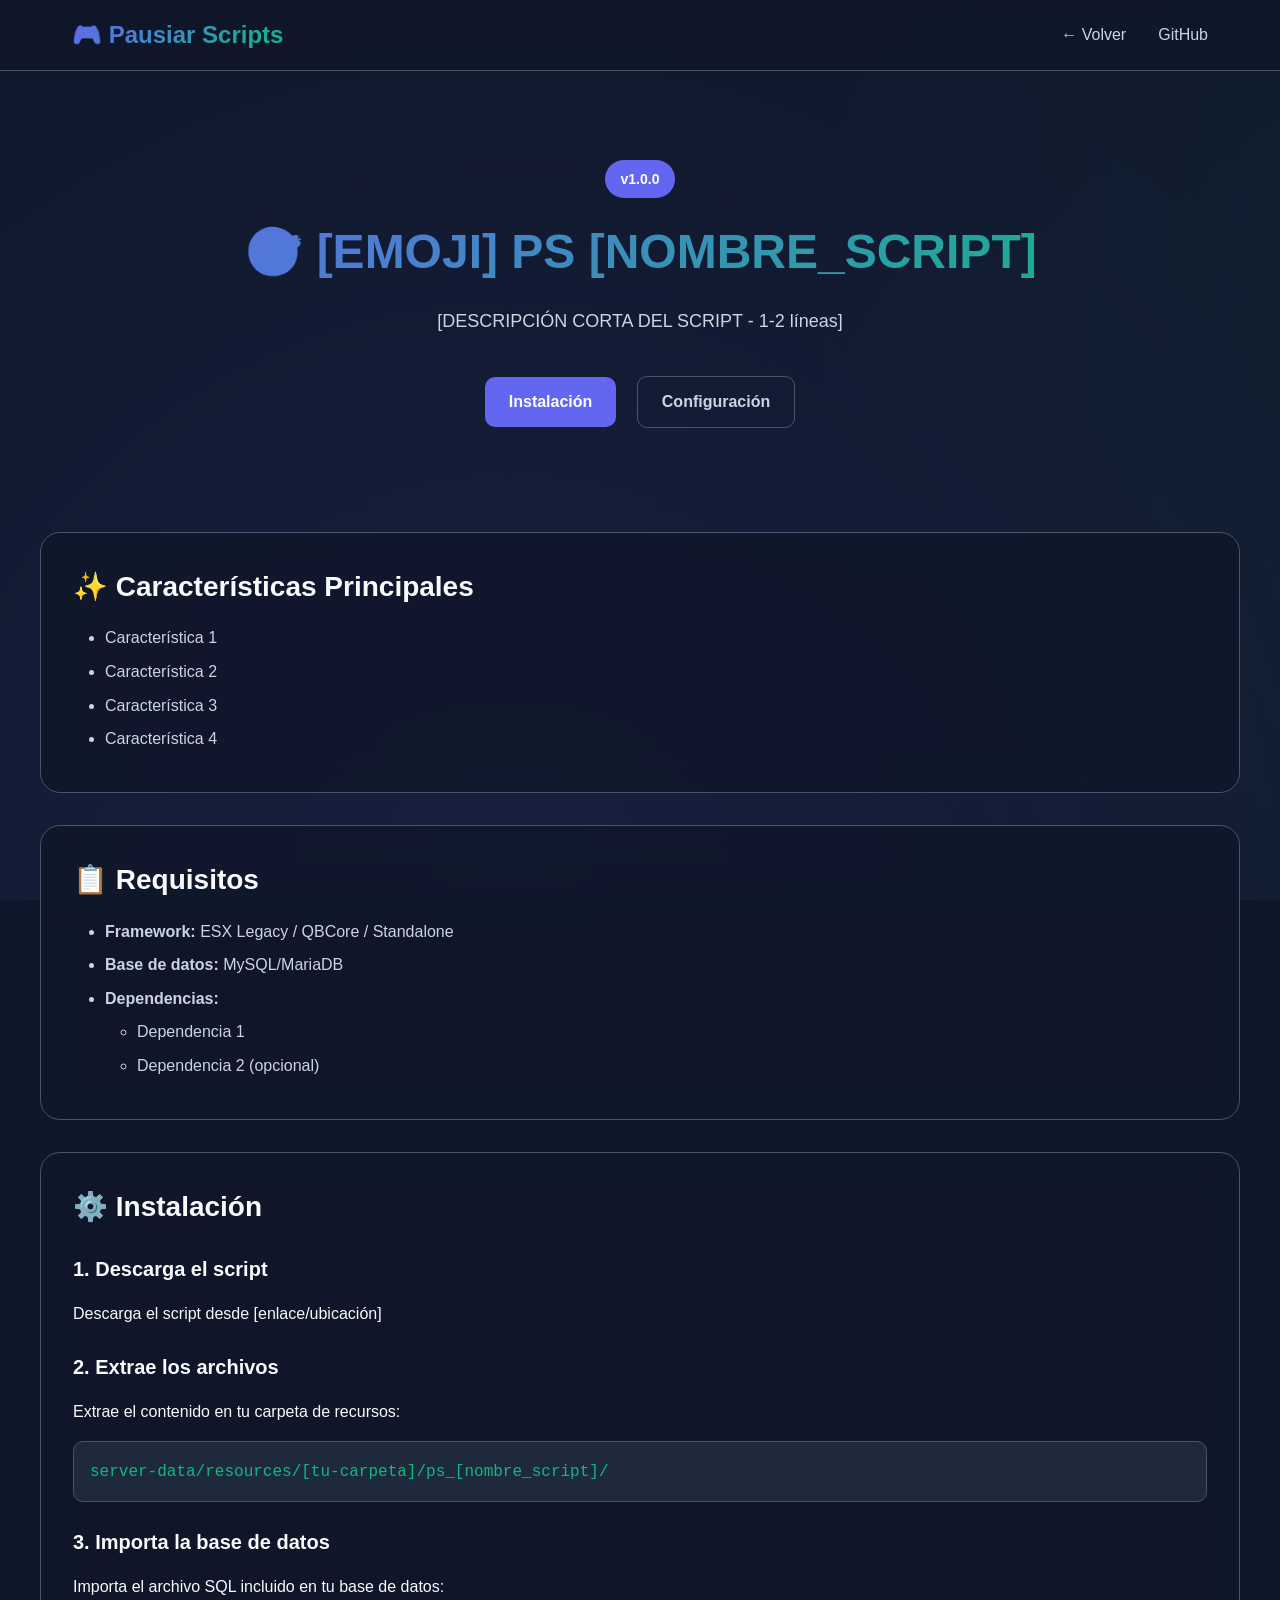
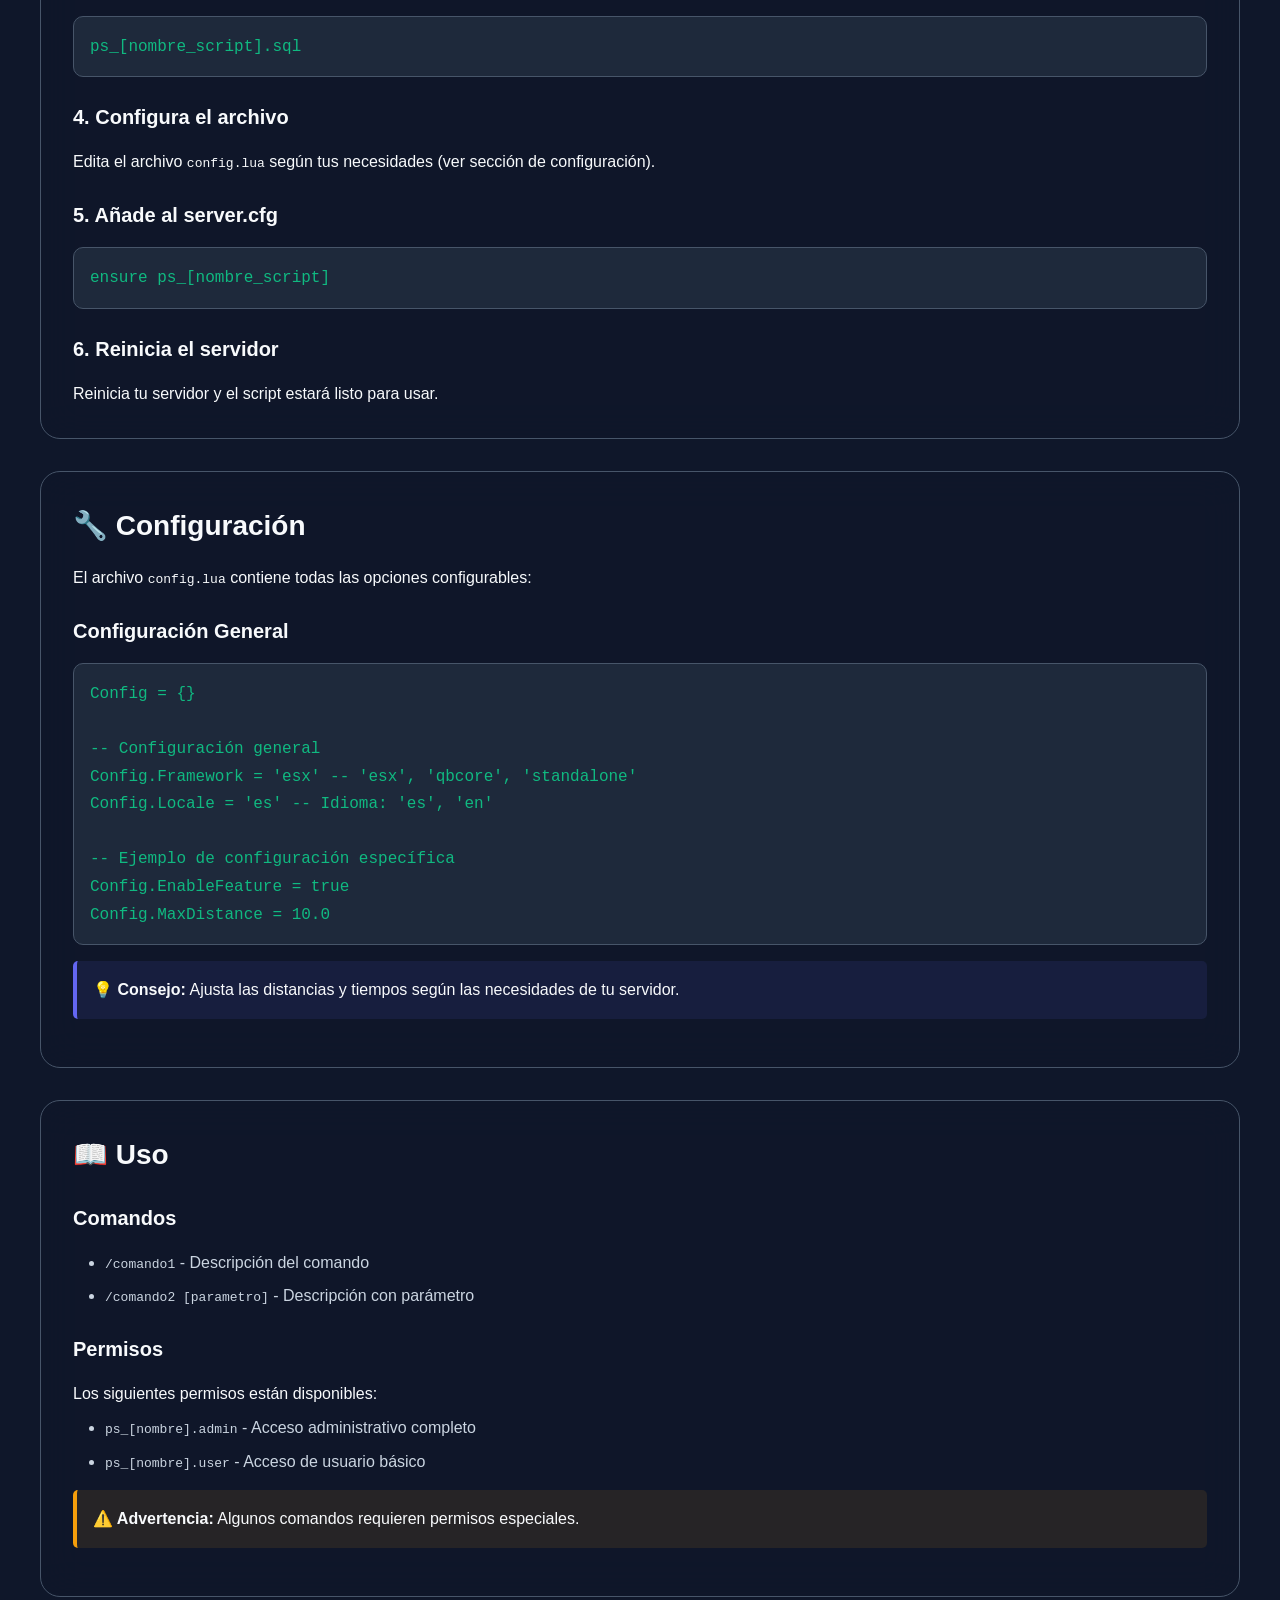
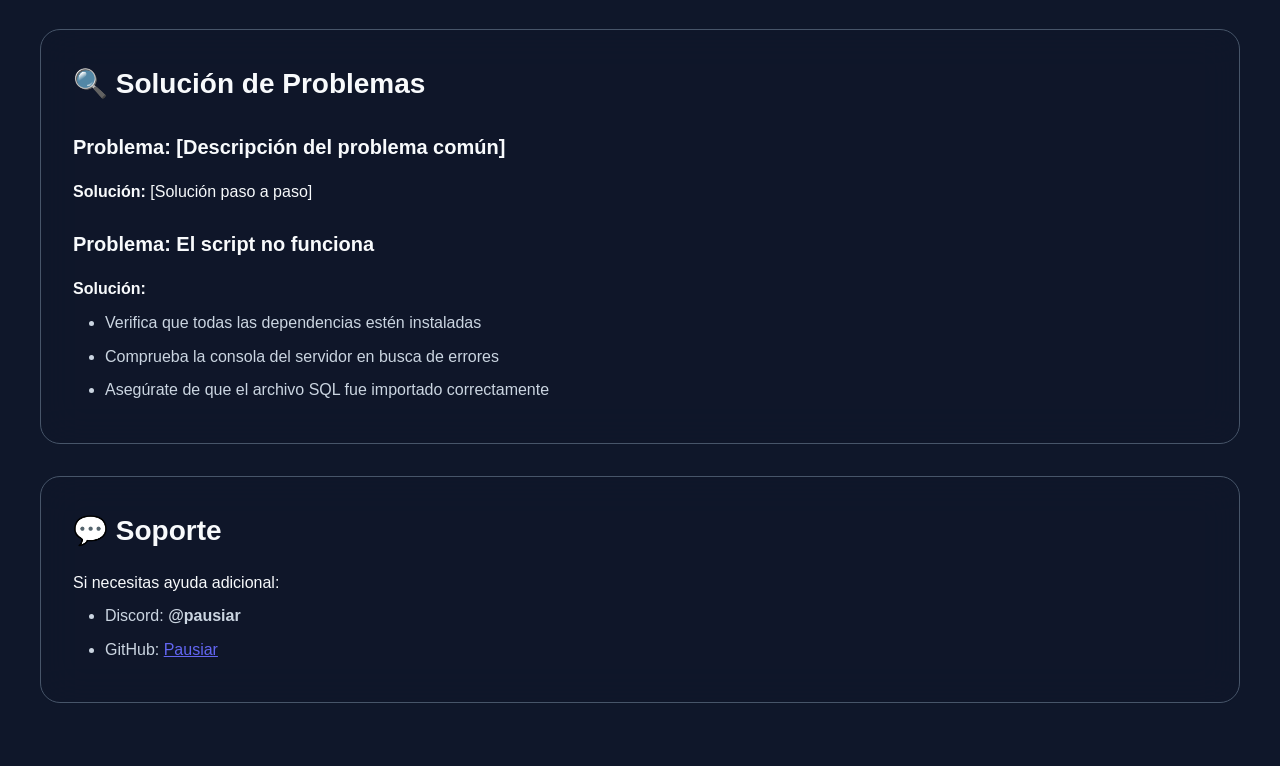
<file: TEMPLATE.html>
<!DOCTYPE html>
<html lang="es">
<head>
    <meta charset="UTF-8">
    <meta name="viewport" content="width=device-width, initial-scale=1.0">
    <title>PS [NOMBRE_SCRIPT] - Documentación</title>
    <style>
        * {
            margin: 0;
            padding: 0;
            box-sizing: border-box;
        }

        :root {
            --primary: #6366f1;
            --primary-dark: #4f46e5;
            --secondary: #10b981;
            --dark: #0f172a;
            --dark-secondary: #1e293b;
            --dark-tertiary: #334155;
            --text-primary: #f8fafc;
            --text-secondary: #cbd5e1;
            --text-muted: #94a3b8;
            --border: #475569;
            --glass-bg: rgba(15, 23, 42, 0.8);
            --gradient: linear-gradient(135deg, var(--primary), var(--secondary));
        }

        body {
            font-family: 'Inter', -apple-system, BlinkMacSystemFont, sans-serif;
            background: var(--dark);
            color: var(--text-primary);
            line-height: 1.6;
        }

        .bg-animation {
            position: fixed;
            top: 0;
            left: 0;
            width: 100%;
            height: 100%;
            z-index: -1;
            background: var(--dark);
            overflow: hidden;
        }

        .bg-animation::before {
            content: '';
            position: absolute;
            width: 200%;
            height: 200%;
            background: radial-gradient(circle at 20% 50%, rgba(99, 102, 241, 0.1) 0%, transparent 50%),
                        radial-gradient(circle at 80% 20%, rgba(16, 185, 129, 0.1) 0%, transparent 50%);
            animation: float 20s ease-in-out infinite;
        }

        @keyframes float {
            0%, 100% { transform: translateY(0px) rotate(0deg); }
            50% { transform: translateY(-20px) rotate(180deg); }
        }

        .header {
            position: fixed;
            top: 0;
            left: 0;
            right: 0;
            background: var(--glass-bg);
            backdrop-filter: blur(20px);
            border-bottom: 1px solid var(--border);
            z-index: 1000;
            padding: 1rem 0;
        }

        .nav {
            max-width: 1200px;
            margin: 0 auto;
            display: flex;
            justify-content: space-between;
            align-items: center;
            padding: 0 2rem;
        }

        .logo {
            font-size: 1.5rem;
            font-weight: 700;
            background: var(--gradient);
            -webkit-background-clip: text;
            -webkit-text-fill-color: transparent;
            background-clip: text;
        }

        .nav-links {
            display: flex;
            gap: 2rem;
            list-style: none;
        }

        .nav-links a {
            color: var(--text-secondary);
            text-decoration: none;
            transition: color 0.3s ease;
        }

        .nav-links a:hover {
            color: var(--text-primary);
        }

        .main {
            margin-top: 80px;
            padding: 2rem;
        }

        .container {
            max-width: 1200px;
            margin: 0 auto;
        }

        .hero {
            text-align: center;
            padding: 3rem 0;
            margin-bottom: 3rem;
        }

        .hero h1 {
            font-size: 3rem;
            font-weight: 800;
            margin-bottom: 1rem;
            background: var(--gradient);
            -webkit-background-clip: text;
            -webkit-text-fill-color: transparent;
            background-clip: text;
        }

        .hero .version {
            display: inline-block;
            padding: 0.5rem 1rem;
            background: var(--primary);
            color: white;
            border-radius: 20px;
            font-size: 0.875rem;
            font-weight: 600;
            margin-bottom: 1rem;
        }

        .hero p {
            font-size: 1.125rem;
            color: var(--text-secondary);
            max-width: 800px;
            margin: 0 auto 2rem;
        }

        .content-section {
            background: var(--glass-bg);
            backdrop-filter: blur(20px);
            border: 1px solid var(--border);
            border-radius: 20px;
            padding: 2rem;
            margin-bottom: 2rem;
        }

        .content-section h2 {
            color: var(--text-primary);
            font-size: 1.75rem;
            margin-bottom: 1rem;
            display: flex;
            align-items: center;
            gap: 0.5rem;
        }

        .content-section h3 {
            color: var(--text-primary);
            font-size: 1.25rem;
            margin: 1.5rem 0 1rem;
        }

        .content-section ul, .content-section ol {
            margin-left: 2rem;
            color: var(--text-secondary);
        }

        .content-section li {
            margin: 0.5rem 0;
        }

        .code-block {
            background: var(--dark-secondary);
            border: 1px solid var(--border);
            border-radius: 10px;
            padding: 1rem;
            margin: 1rem 0;
            overflow-x: auto;
        }

        .code-block code {
            color: var(--secondary);
            font-family: 'Courier New', monospace;
        }

        .warning-box {
            background: rgba(245, 158, 11, 0.1);
            border-left: 4px solid #f59e0b;
            padding: 1rem;
            margin: 1rem 0;
            border-radius: 5px;
        }

        .info-box {
            background: rgba(99, 102, 241, 0.1);
            border-left: 4px solid var(--primary);
            padding: 1rem;
            margin: 1rem 0;
            border-radius: 5px;
        }

        .btn {
            display: inline-block;
            padding: 0.75rem 1.5rem;
            border-radius: 10px;
            text-decoration: none;
            font-weight: 600;
            transition: all 0.3s ease;
            margin: 0.5rem;
        }

        .btn-primary {
            background: var(--primary);
            color: white;
        }

        .btn-primary:hover {
            background: var(--primary-dark);
            transform: translateY(-2px);
        }

        .btn-secondary {
            background: transparent;
            color: var(--text-secondary);
            border: 1px solid var(--border);
        }

        .btn-secondary:hover {
            background: var(--dark-tertiary);
        }

        @media (max-width: 768px) {
            .nav-links {
                display: none;
            }
            
            .hero h1 {
                font-size: 2rem;
            }
        }
    </style>
</head>
<body>
    <div class="bg-animation"></div>
    
    <header class="header">
        <nav class="nav">
            <div class="logo">🎮 Pausiar Scripts</div>
            <ul class="nav-links">
                <li><a href="index.html">← Volver</a></li>
                <li><a href="https://github.com/Pausiar">GitHub</a></li>
            </ul>
        </nav>
    </header>

    <main class="main">
        <div class="container">
            <section class="hero">
                <span class="version">v1.0.0</span>
                <h1>🎯 [EMOJI] PS [NOMBRE_SCRIPT]</h1>
                <p>[DESCRIPCIÓN CORTA DEL SCRIPT - 1-2 líneas]</p>
                <div>
                    <a href="#instalacion" class="btn btn-primary">Instalación</a>
                    <a href="#configuracion" class="btn btn-secondary">Configuración</a>
                </div>
            </section>

            <!-- Características -->
            <section class="content-section">
                <h2>✨ Características Principales</h2>
                <ul>
                    <li>Característica 1</li>
                    <li>Característica 2</li>
                    <li>Característica 3</li>
                    <li>Característica 4</li>
                </ul>
            </section>

            <!-- Requisitos -->
            <section class="content-section" id="requisitos">
                <h2>📋 Requisitos</h2>
                <ul>
                    <li><strong>Framework:</strong> ESX Legacy / QBCore / Standalone</li>
                    <li><strong>Base de datos:</strong> MySQL/MariaDB</li>
                    <li><strong>Dependencias:</strong>
                        <ul>
                            <li>Dependencia 1</li>
                            <li>Dependencia 2 (opcional)</li>
                        </ul>
                    </li>
                </ul>
            </section>

            <!-- Instalación -->
            <section class="content-section" id="instalacion">
                <h2>⚙️ Instalación</h2>
                
                <h3>1. Descarga el script</h3>
                <p>Descarga el script desde [enlace/ubicación]</p>

                <h3>2. Extrae los archivos</h3>
                <p>Extrae el contenido en tu carpeta de recursos:</p>
                <div class="code-block">
                    <code>server-data/resources/[tu-carpeta]/ps_[nombre_script]/</code>
                </div>

                <h3>3. Importa la base de datos</h3>
                <p>Importa el archivo SQL incluido en tu base de datos:</p>
                <div class="code-block">
                    <code>ps_[nombre_script].sql</code>
                </div>

                <h3>4. Configura el archivo</h3>
                <p>Edita el archivo <code>config.lua</code> según tus necesidades (ver sección de configuración).</p>

                <h3>5. Añade al server.cfg</h3>
                <div class="code-block">
                    <code>ensure ps_[nombre_script]</code>
                </div>

                <h3>6. Reinicia el servidor</h3>
                <p>Reinicia tu servidor y el script estará listo para usar.</p>
            </section>

            <!-- Configuración -->
            <section class="content-section" id="configuracion">
                <h2>🔧 Configuración</h2>
                
                <p>El archivo <code>config.lua</code> contiene todas las opciones configurables:</p>

                <h3>Configuración General</h3>
                <div class="code-block">
                    <code>
Config = {}<br>
<br>
-- Configuración general<br>
Config.Framework = 'esx' -- 'esx', 'qbcore', 'standalone'<br>
Config.Locale = 'es' -- Idioma: 'es', 'en'<br>
<br>
-- Ejemplo de configuración específica<br>
Config.EnableFeature = true<br>
Config.MaxDistance = 10.0<br>
                    </code>
                </div>

                <div class="info-box">
                    <strong>💡 Consejo:</strong> Ajusta las distancias y tiempos según las necesidades de tu servidor.
                </div>
            </section>

            <!-- Uso -->
            <section class="content-section" id="uso">
                <h2>📖 Uso</h2>
                
                <h3>Comandos</h3>
                <ul>
                    <li><code>/comando1</code> - Descripción del comando</li>
                    <li><code>/comando2 [parametro]</code> - Descripción con parámetro</li>
                </ul>

                <h3>Permisos</h3>
                <p>Los siguientes permisos están disponibles:</p>
                <ul>
                    <li><code>ps_[nombre].admin</code> - Acceso administrativo completo</li>
                    <li><code>ps_[nombre].user</code> - Acceso de usuario básico</li>
                </ul>

                <div class="warning-box">
                    <strong>⚠️ Advertencia:</strong> Algunos comandos requieren permisos especiales.
                </div>
            </section>

            <!-- Solución de Problemas -->
            <section class="content-section">
                <h2>🔍 Solución de Problemas</h2>
                
                <h3>Problema: [Descripción del problema común]</h3>
                <p><strong>Solución:</strong> [Solución paso a paso]</p>

                <h3>Problema: El script no funciona</h3>
                <p><strong>Solución:</strong></p>
                <ul>
                    <li>Verifica que todas las dependencias estén instaladas</li>
                    <li>Comprueba la consola del servidor en busca de errores</li>
                    <li>Asegúrate de que el archivo SQL fue importado correctamente</li>
                </ul>
            </section>

            <!-- Soporte -->
            <section class="content-section">
                <h2>💬 Soporte</h2>
                <p>Si necesitas ayuda adicional:</p>
                <ul>
                    <li>Discord: <strong>@pausiar</strong></li>
                    <li>GitHub: <a href="https://github.com/Pausiar" style="color: var(--primary)">Pausiar</a></li>
                </ul>
            </section>
        </div>
    </main>
</body>
</html>
</file>
<file: assets/docs-premium.css>
:root{--ps-bg:#070b15;--ps-surface:rgba(15,23,42,.76);--ps-surface-strong:rgba(17,24,39,.94);--ps-border:rgba(148,163,184,.18);--ps-border-strong:rgba(99,102,241,.34);--ps-text:#f8fafc;--ps-muted:#b8c4d6;--ps-dim:#8291a8;--ps-primary:#7c3aed;--ps-accent:#22d3ee;--ps-success:#34d399;--ps-warning:#fbbf24;--ps-danger:#fb7185;--ps-gradient:linear-gradient(135deg,#8b5cf6 0%,#22d3ee 55%,#34d399 100%);--ps-shadow:0 24px 80px rgba(0,0,0,.38);--ps-radius:22px}html{scroll-behavior:smooth}body{background:radial-gradient(circle at 10% -10%,rgba(124,58,237,.24),transparent 34%),radial-gradient(circle at 85% 5%,rgba(34,211,238,.18),transparent 32%),linear-gradient(180deg,#070b15 0%,#0f172a 55%,#08111f 100%)!important;color:var(--ps-text)!important}body::before{content:"";position:fixed;inset:0;pointer-events:none;z-index:-1;background-image:linear-gradient(rgba(255,255,255,.035) 1px,transparent 1px),linear-gradient(90deg,rgba(255,255,255,.035) 1px,transparent 1px);background-size:42px 42px;mask-image:linear-gradient(to bottom,rgba(0,0,0,.5),transparent 78%)}a{color:#7dd3fc}a:focus-visible,button:focus-visible,input:focus-visible,.btn:focus-visible{outline:3px solid rgba(34,211,238,.55)!important;outline-offset:3px;border-radius:12px}svg.icon{width:1.1em;height:1.1em;display:inline-block;vertical-align:-.16em;fill:none;stroke:currentColor;stroke-width:1.9;stroke-linecap:round;stroke-linejoin:round;flex:none}svg.icon-inline{margin-right:.45rem;color:var(--ps-accent)}.logo svg.icon,.navbar-brand svg.icon{width:1.25em;height:1.25em;margin-right:.55rem;color:#67e8f9}.header,.navbar,.nav{backdrop-filter:blur(22px) saturate(140%)!important}.header,.navbar.fixed-top{background:rgba(7,11,21,.78)!important;border-bottom:1px solid var(--ps-border)!important;box-shadow:0 12px 44px rgba(0,0,0,.22)!important}.nav,.navbar .container{gap:1rem}.logo,.navbar-brand{display:inline-flex!important;align-items:center;gap:.15rem;font-weight:850!important;letter-spacing:-.03em}.nav-links a,.navbar-nav .nav-link{border-radius:999px;padding:.55rem .85rem!important;transition:background .2s ease,color .2s ease,transform .2s ease}.nav-links a:hover,.navbar-nav .nav-link:hover{background:rgba(148,163,184,.12);color:#fff!important;transform:translateY(-1px)}.main,.container{position:relative}.hero,.header:not(.fixed-top){position:relative}.hero::before{content:"Premium scripting docs";display:inline-flex;margin-bottom:1rem;padding:.45rem .8rem;border:1px solid var(--ps-border-strong);border-radius:999px;background:rgba(34,211,238,.08);color:#a5f3fc;font-weight:750;font-size:.78rem;letter-spacing:.08em;text-transform:uppercase}.hero h1,.header h1{letter-spacing:-.055em;line-height:1.02}.hero p,.header p{color:var(--ps-muted)!important}.cta-button,.btn-primary,.btn.btn-primary{display:inline-flex;align-items:center;justify-content:center;gap:.5rem;background:var(--ps-gradient)!important;color:#06101d!important;border:0!important;border-radius:14px!important;font-weight:800!important;box-shadow:0 16px 38px rgba(34,211,238,.18),inset 0 1px rgba(255,255,255,.35)!important;transition:transform .2s ease,box-shadow .2s ease,filter .2s ease!important}.cta-button:hover,.btn-primary:hover,.btn.btn-primary:hover{transform:translateY(-2px)!important;filter:saturate(1.08);box-shadow:0 22px 50px rgba(124,58,237,.28)!important}.btn-secondary,.btn.btn-secondary{display:inline-flex;align-items:center;justify-content:center;gap:.5rem;border:1px solid var(--ps-border)!important;background:rgba(15,23,42,.58)!important;color:#dbeafe!important;border-radius:14px!important}.search-container{position:relative;max-width:640px;margin:0 auto 2.8rem!important}.search-container::before{content:"";position:absolute;inset:-1px;border-radius:999px;background:var(--ps-gradient);opacity:.55;z-index:-1}.search-box{max-width:none!important;border:0!important;border-radius:999px!important;background:rgba(8,13,26,.9)!important;box-shadow:inset 0 0 0 1px rgba(255,255,255,.08),0 16px 44px rgba(0,0,0,.24)!important}.scripts-grid,.features-grid{gap:1.35rem!important}.script-card,.feature-card,.content-section,.installation-steps,.code-block,.card,.quick-start,.tech-stack,.showcase-section{background:linear-gradient(180deg,rgba(15,23,42,.82),rgba(15,23,42,.56))!important;border:1px solid var(--ps-border)!important;border-radius:var(--ps-radius)!important;box-shadow:var(--ps-shadow)!important}.script-card,.feature-card,.content-section,.card{transition:border-color .2s ease,transform .2s ease,box-shadow .2s ease}.script-card:hover,.feature-card:hover,.card:hover{transform:translateY(-5px)!important;border-color:var(--ps-border-strong)!important;box-shadow:0 30px 90px rgba(0,0,0,.45)!important}.script-card::before,.feature-card::before,.content-section::before{background:var(--ps-gradient)!important}.script-card h3,.feature-card h3,.content-section h2{display:flex;align-items:center;gap:.65rem;letter-spacing:-.03em}.tag,.badge,.tech-item{border:1px solid rgba(255,255,255,.1)!important;background:rgba(148,163,184,.12)!important;color:#dbeafe!important;border-radius:999px!important}.feature-icon,.step-number,.icon-box,.icon{color:var(--ps-accent)}.feature-icon,.step-number,.tech-item .icon,.icon-box{display:inline-flex!important;align-items:center!important;justify-content:center!important;background:linear-gradient(135deg,rgba(124,58,237,.18),rgba(34,211,238,.14))!important;border:1px solid rgba(125,211,252,.22)!important;border-radius:16px!important;box-shadow:inset 0 1px rgba(255,255,255,.08)}.feature-icon svg.icon,.step-number svg.icon,.icon-box svg.icon{width:1.45rem;height:1.45rem;margin:0}.feature-list li::before{content:""!important;width:.82rem;height:.82rem;top:.55rem;background:var(--ps-success);border-radius:999px;box-shadow:0 0 0 4px rgba(52,211,153,.12)}pre,code,.code-block{font-family:"SFMono-Regular",Consolas,"Liberation Mono",monospace!important}.code-block,pre{background:linear-gradient(180deg,rgba(2,6,23,.94),rgba(15,23,42,.92))!important;border-color:rgba(125,211,252,.18)!important;overflow-x:auto!important}.code-block::before,pre::before{content:"terminal";display:block;color:#67e8f9;text-transform:uppercase;letter-spacing:.12em;font-size:.68rem;font-weight:800;margin-bottom:.65rem}.alert,.info-box,.warning-box,.note{border-radius:18px!important;border:1px solid rgba(125,211,252,.2)!important;background:rgba(14,165,233,.08)!important}table{width:100%;border-collapse:separate!important;border-spacing:0;overflow:hidden;border-radius:16px;border:1px solid var(--ps-border)}th{background:rgba(124,58,237,.18)!important;color:#fff!important}td,th{padding:.85rem 1rem!important;border-color:rgba(148,163,184,.14)!important}footer,.footer{background:rgba(7,11,21,.86)!important;border-top:1px solid var(--ps-border)!important;color:var(--ps-muted)!important}@media (max-width:768px){.main{padding:1rem!important}.hero{padding:3rem 0!important}.hero h1,.header h1{font-size:clamp(2.1rem,12vw,3rem)!important}.scripts-grid,.features-grid{grid-template-columns:1fr!important}.script-card,.feature-card,.content-section,.quick-start{padding:1.25rem!important}.script-actions,.badges{width:100%}.btn,.cta-button{width:100%;min-height:44px}.nav{padding:0 1rem!important}.container{padding-left:1rem!important;padding-right:1rem!important}}@media (prefers-reduced-motion:reduce){*,*::before,*::after{animation:none!important;transition:none!important;scroll-behavior:auto!important}}
</file>
